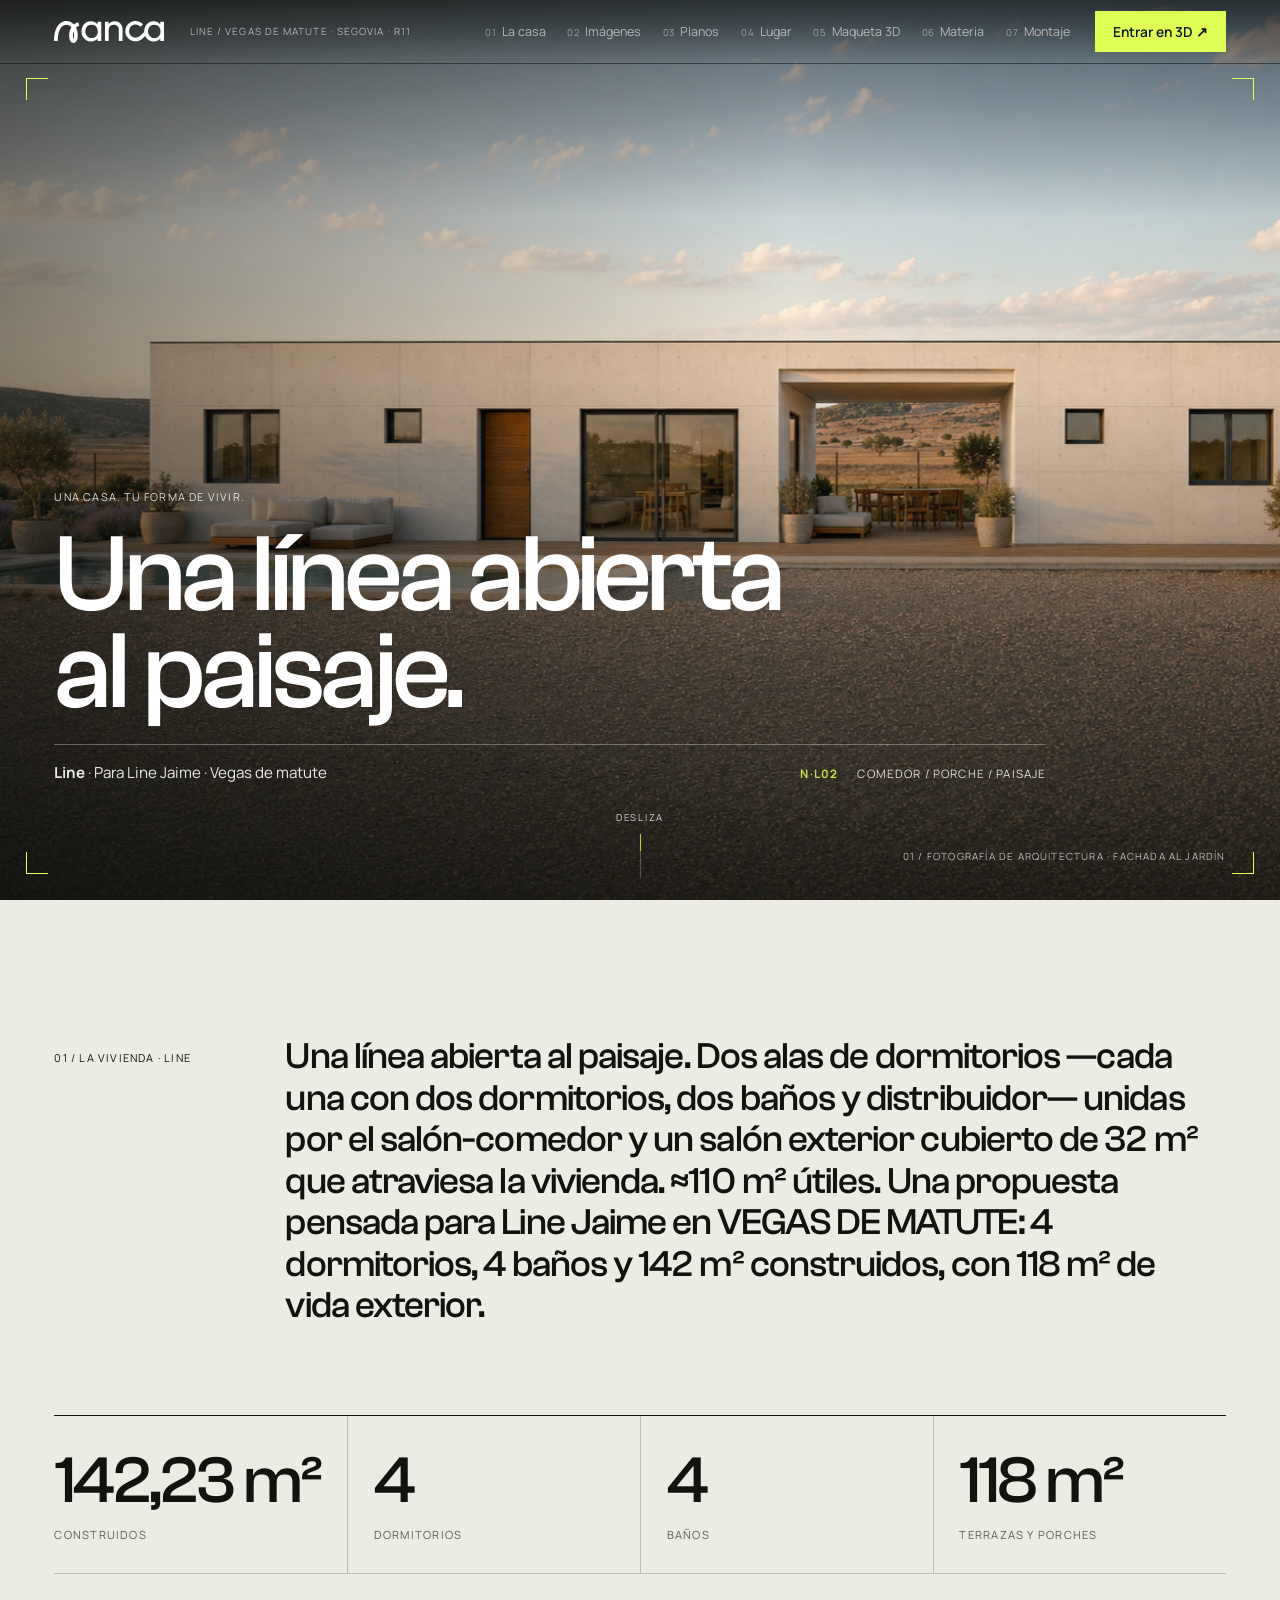
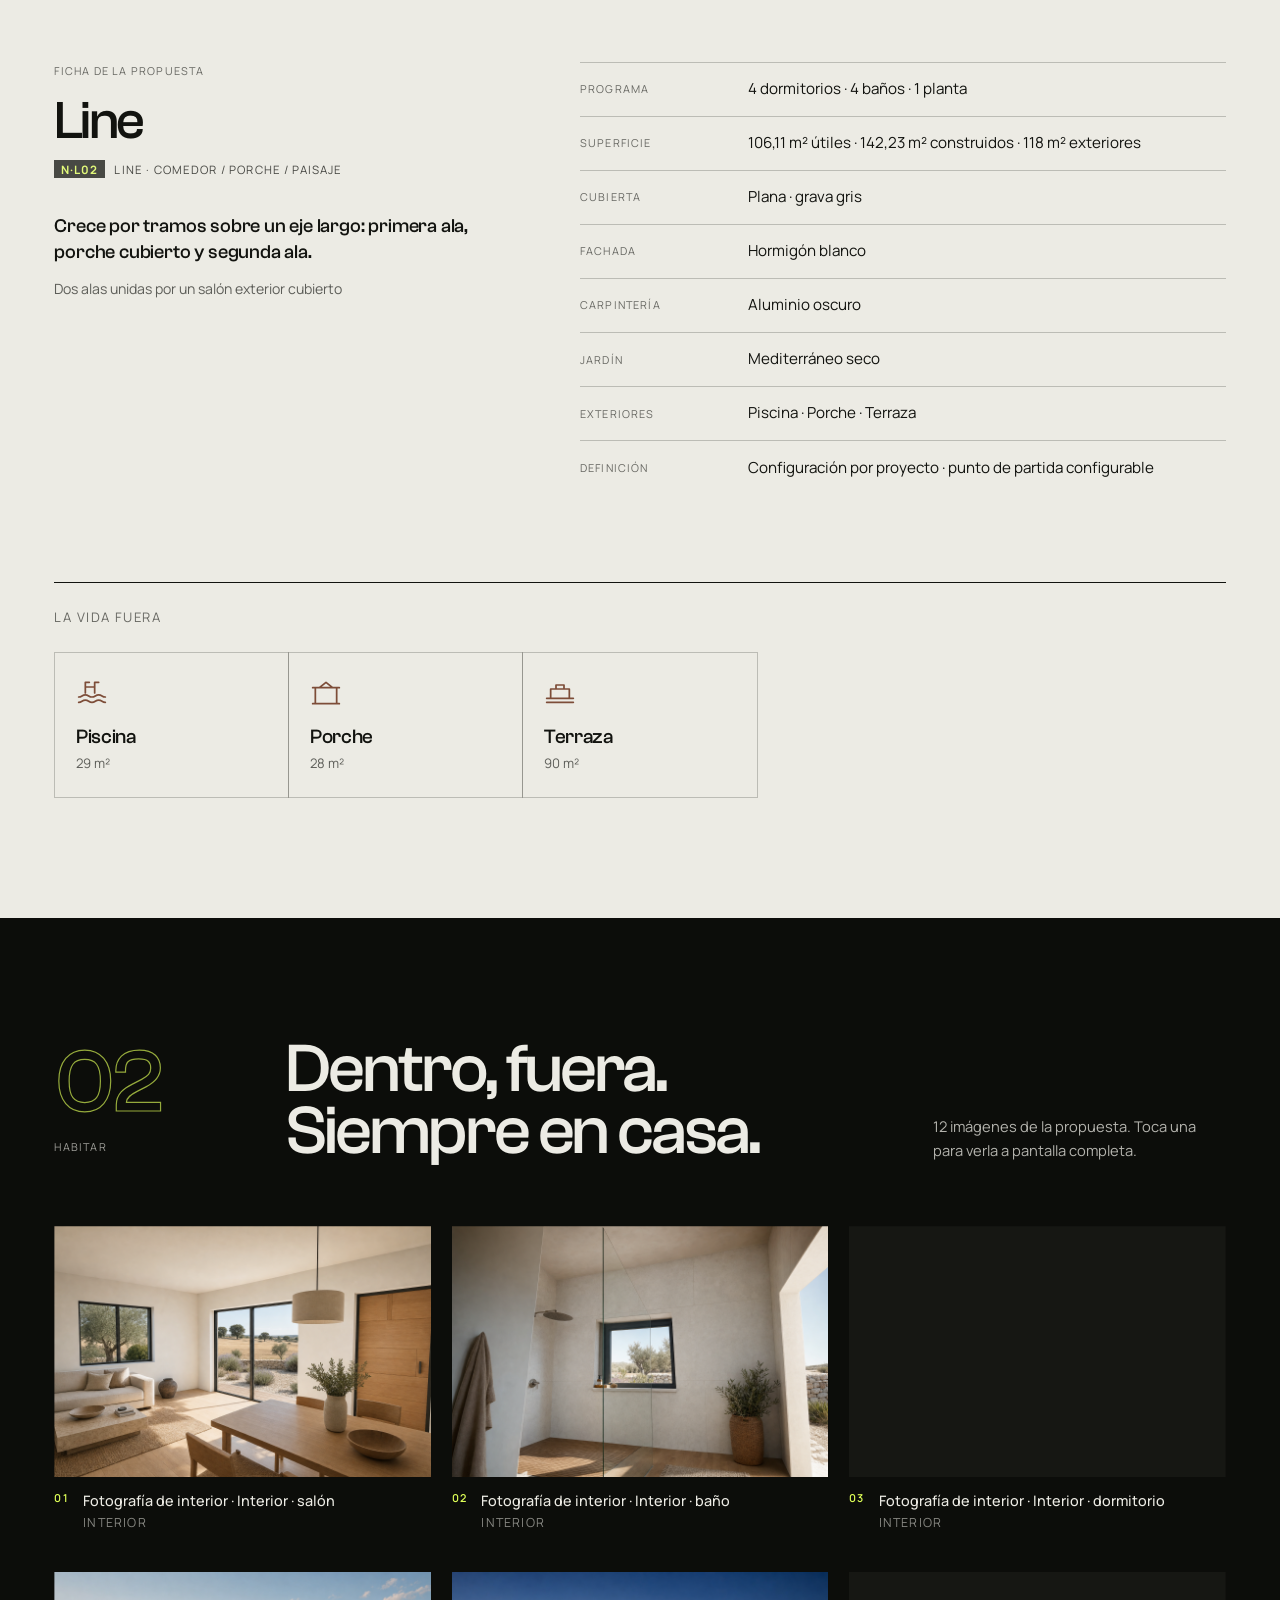
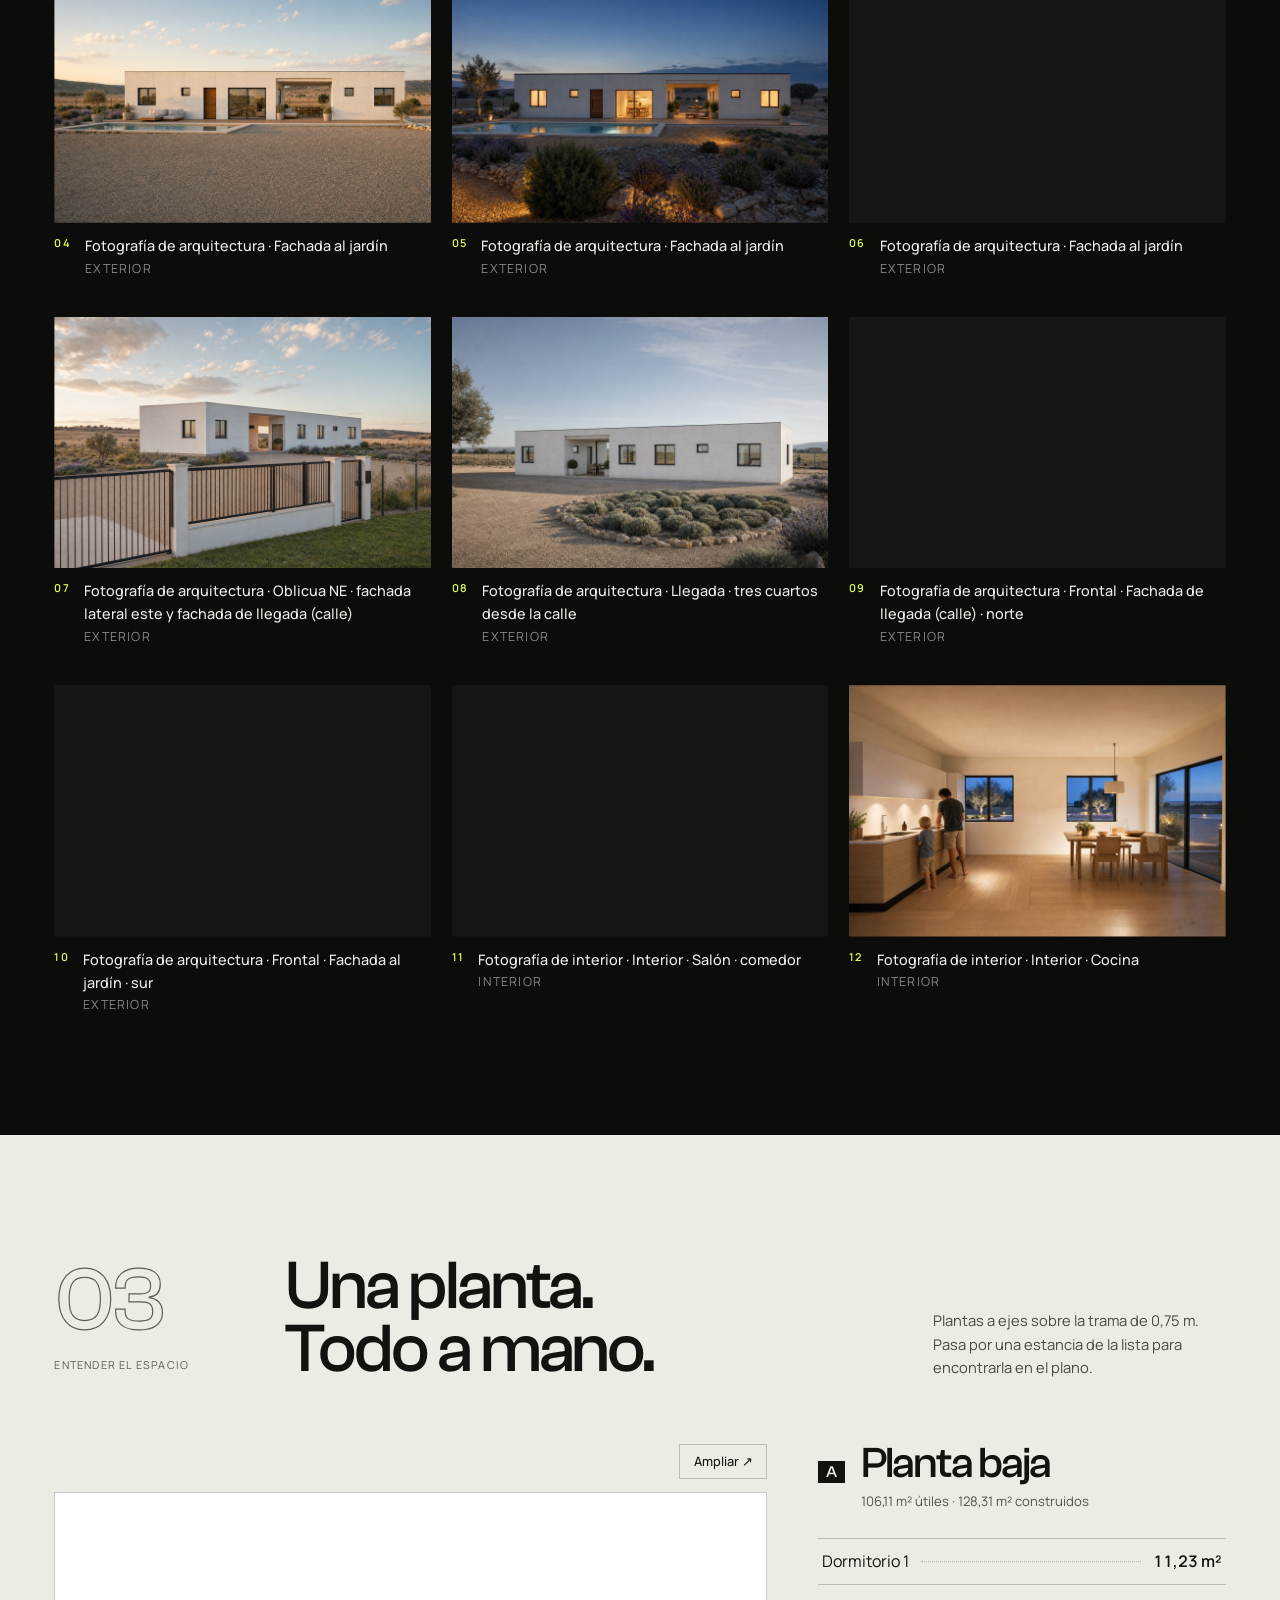
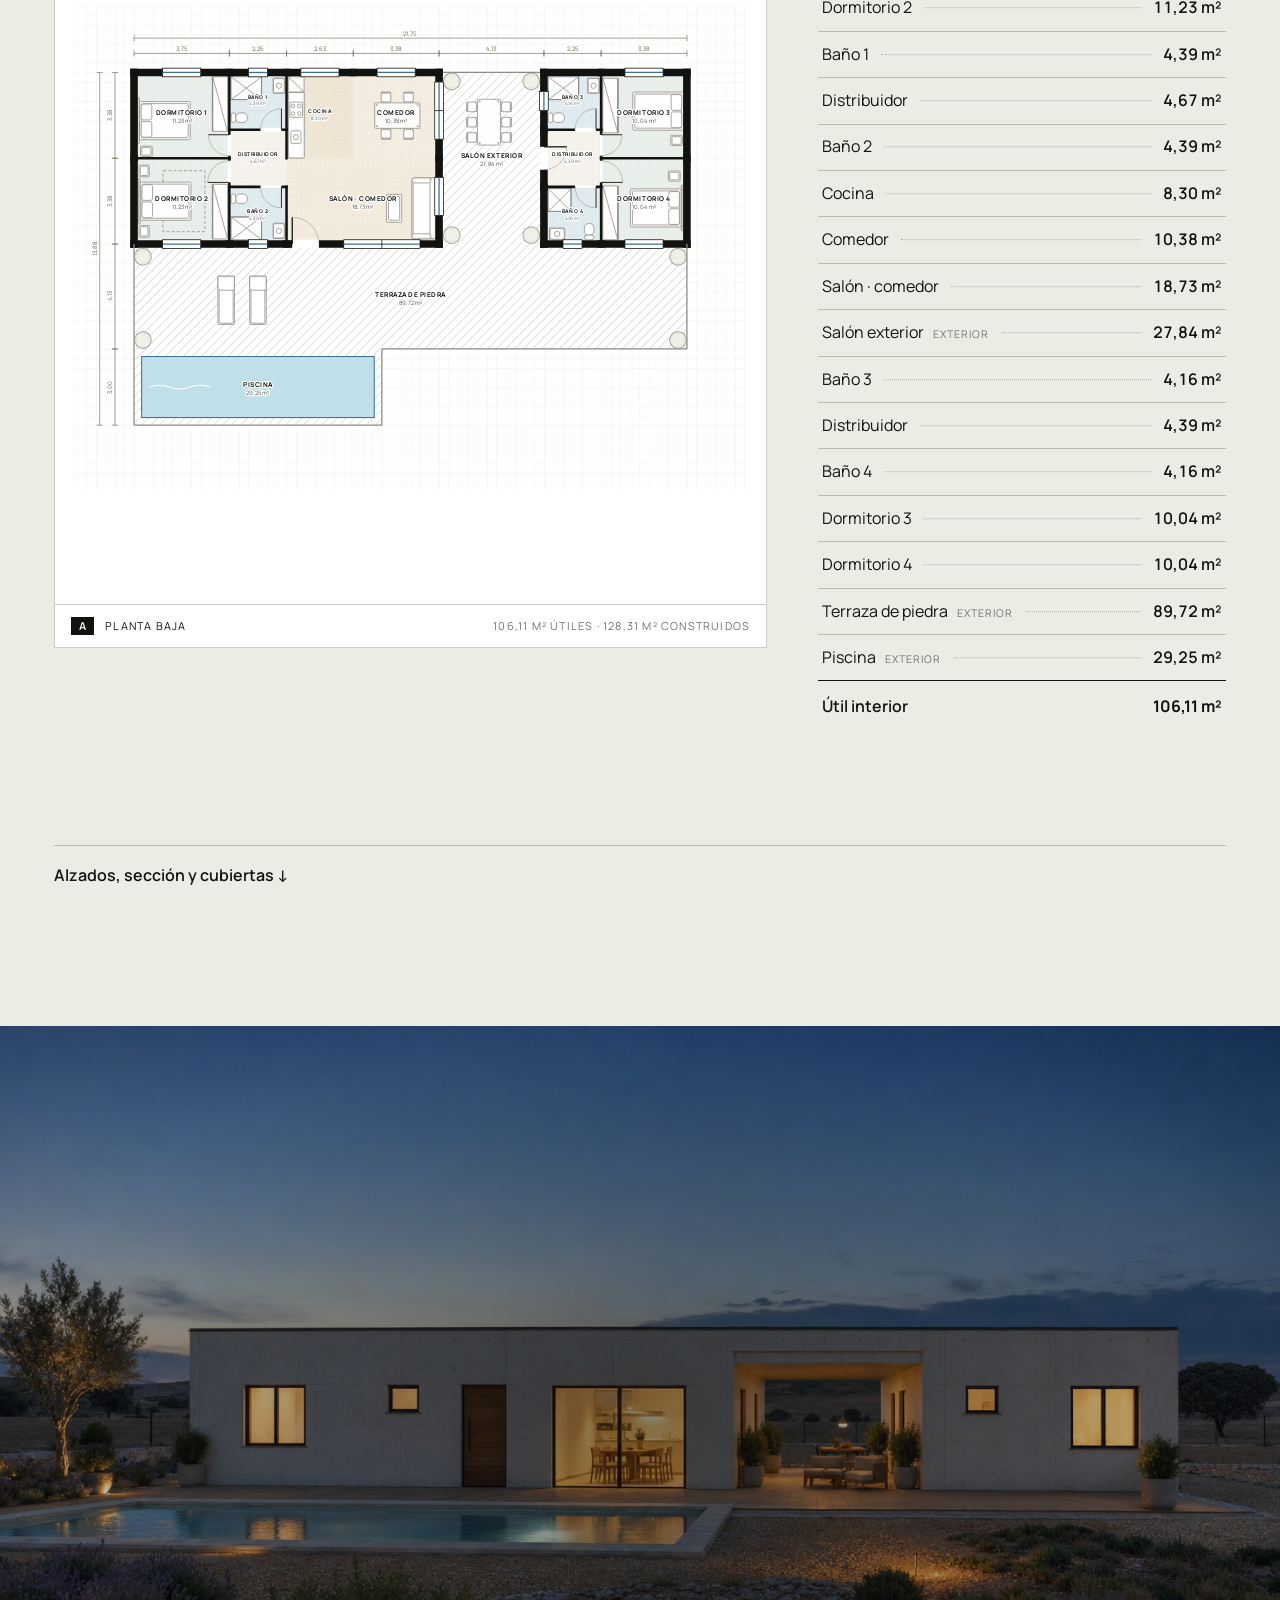
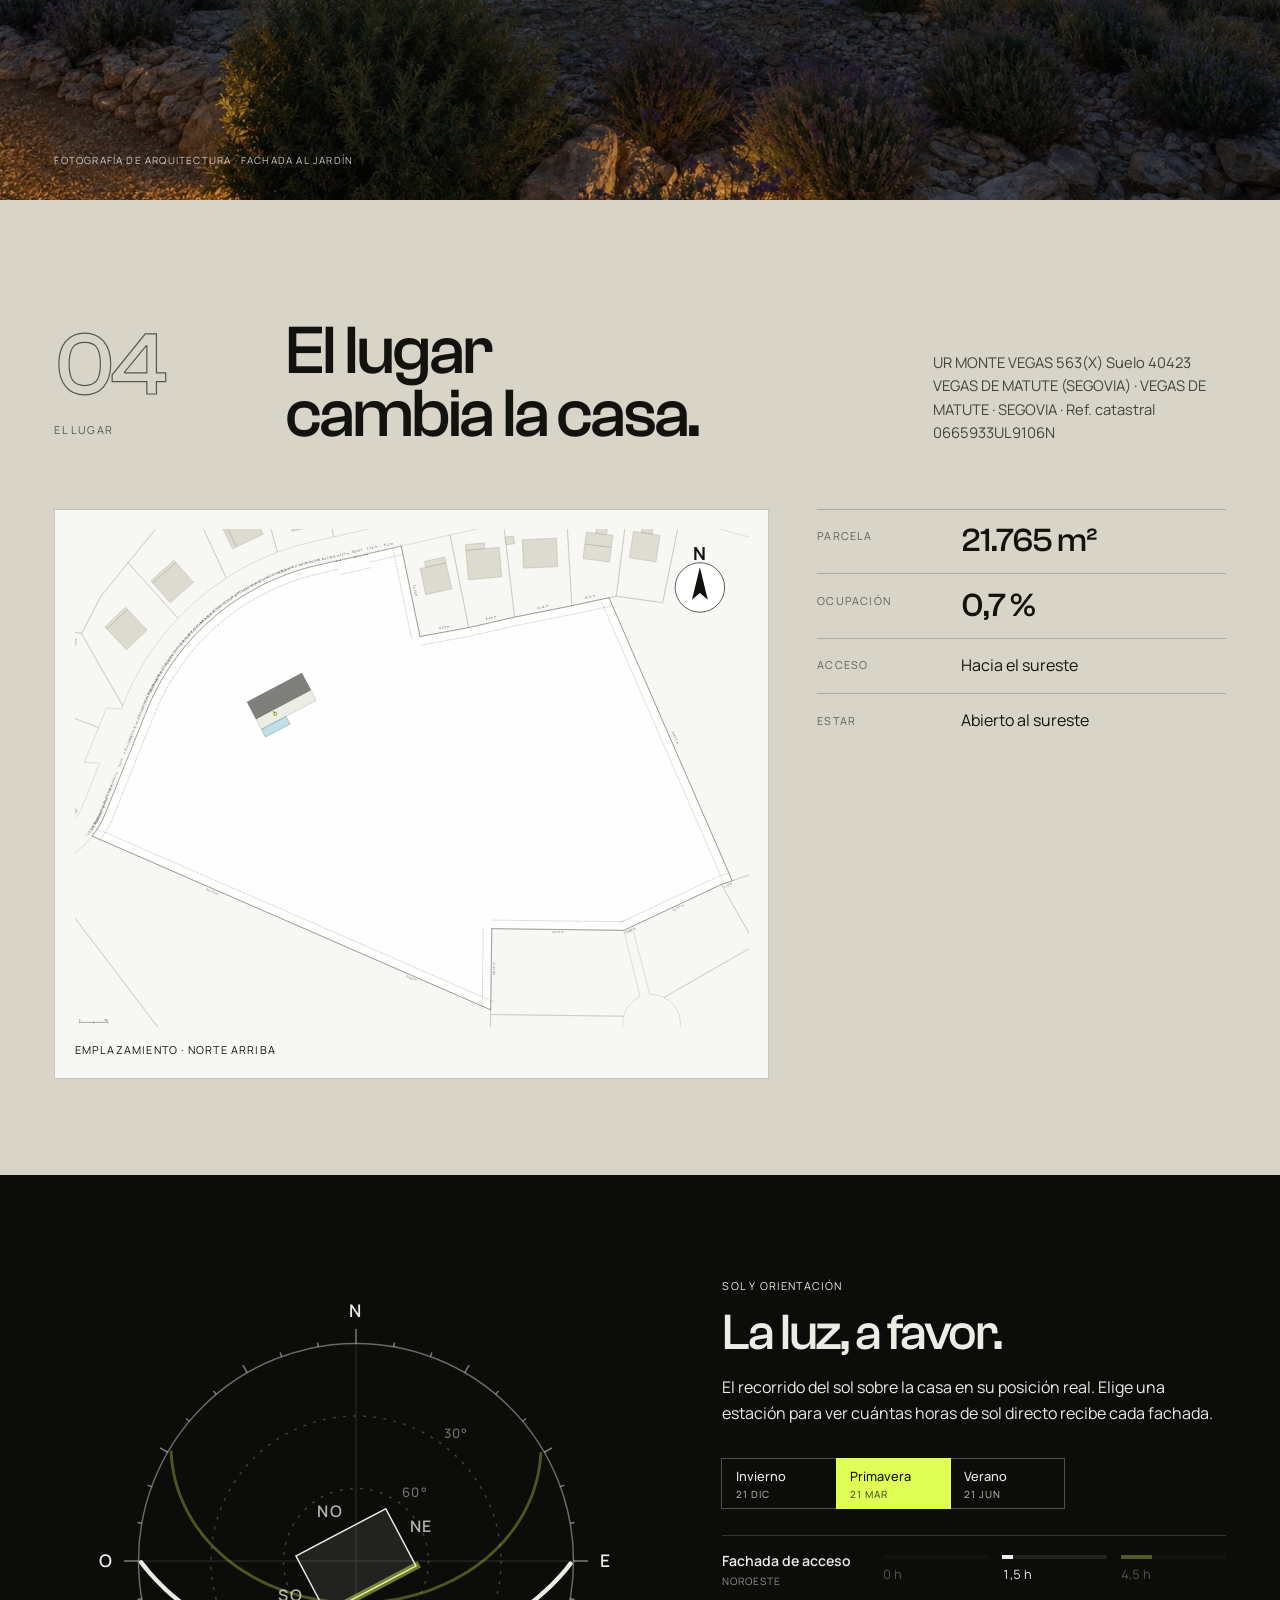
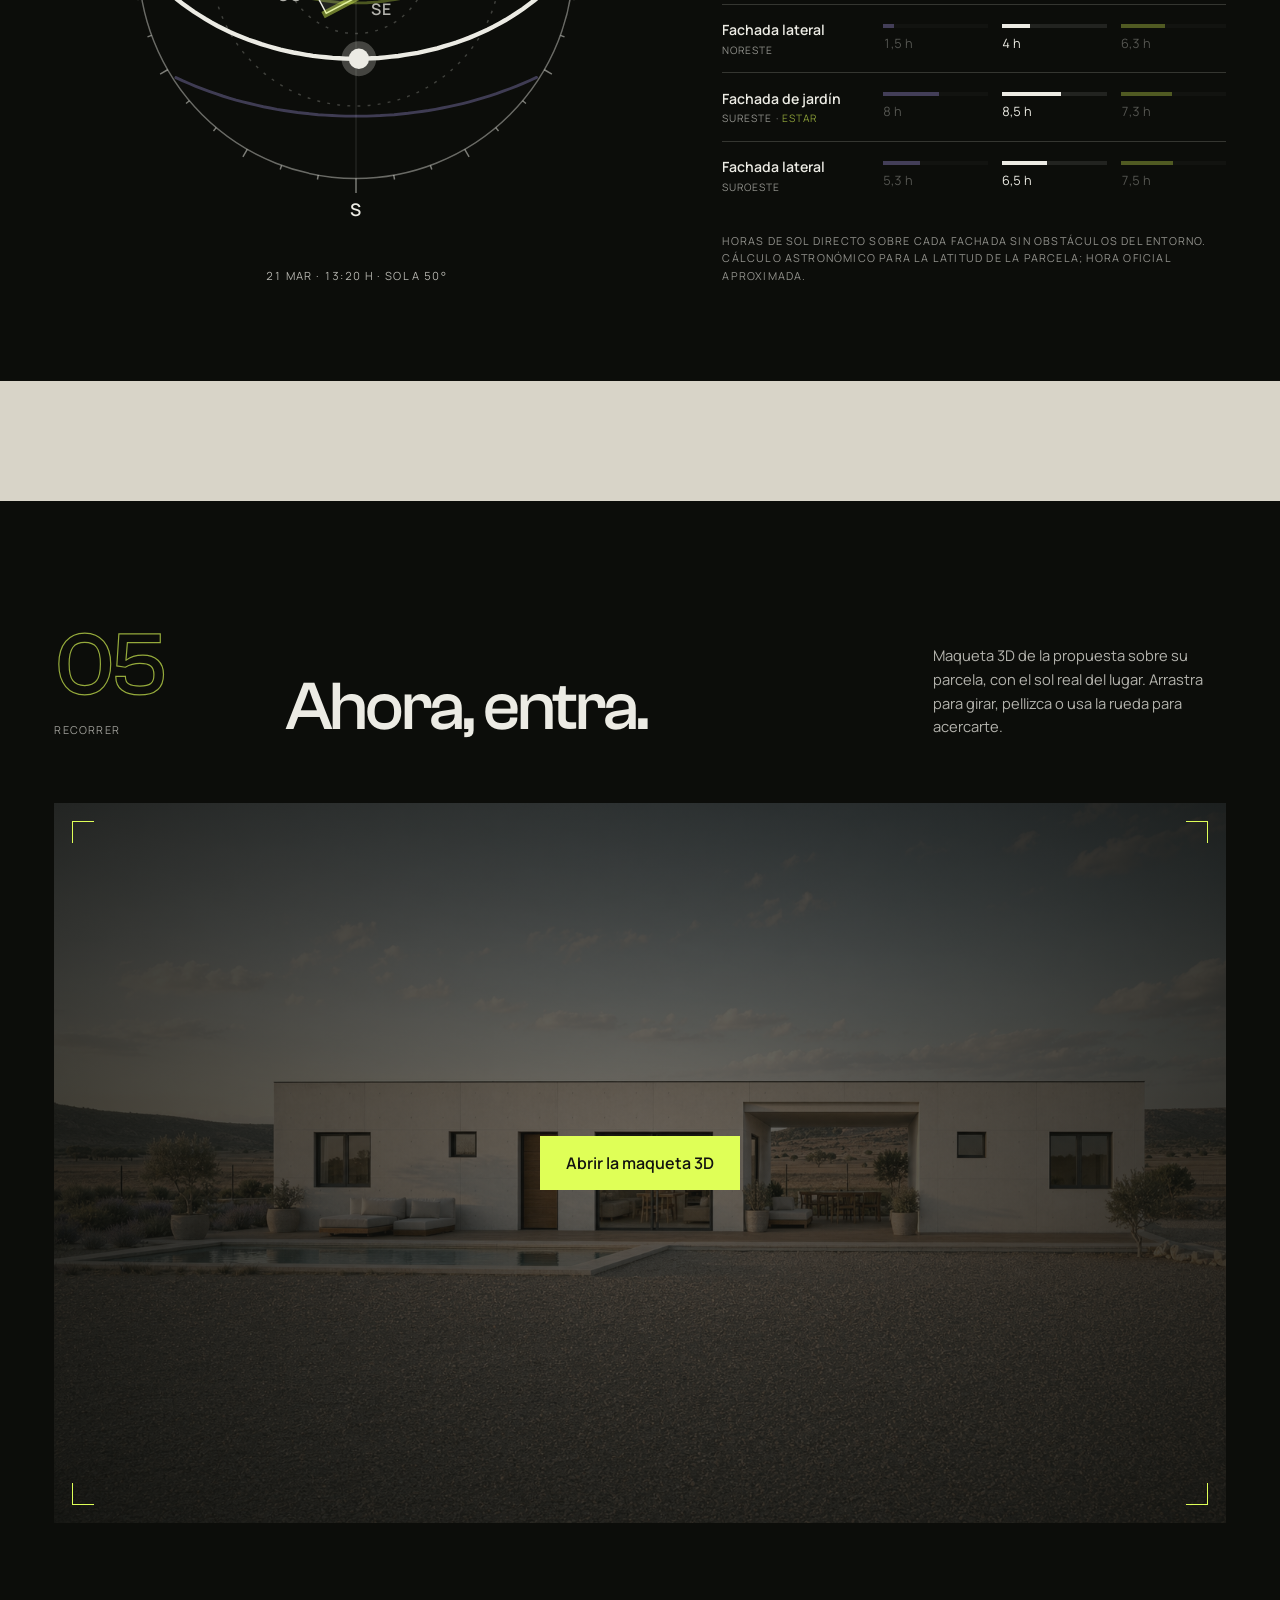
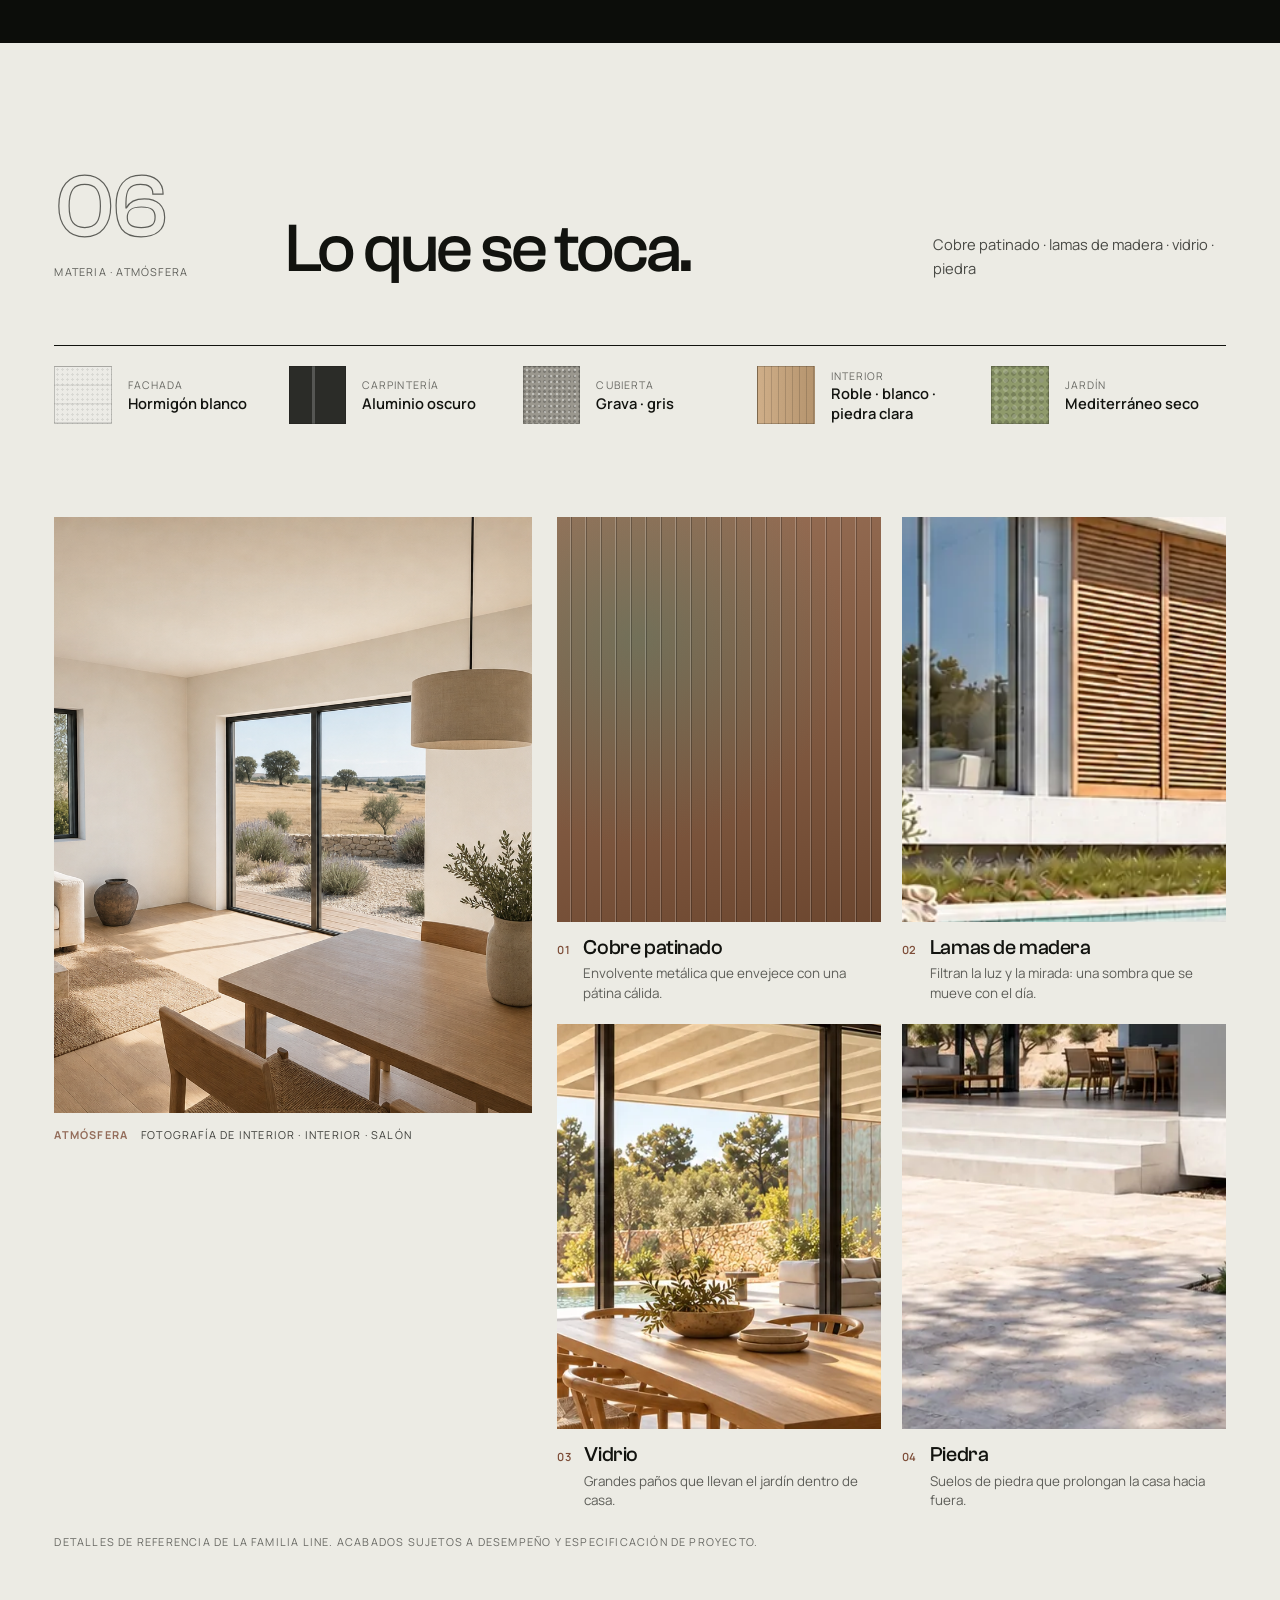
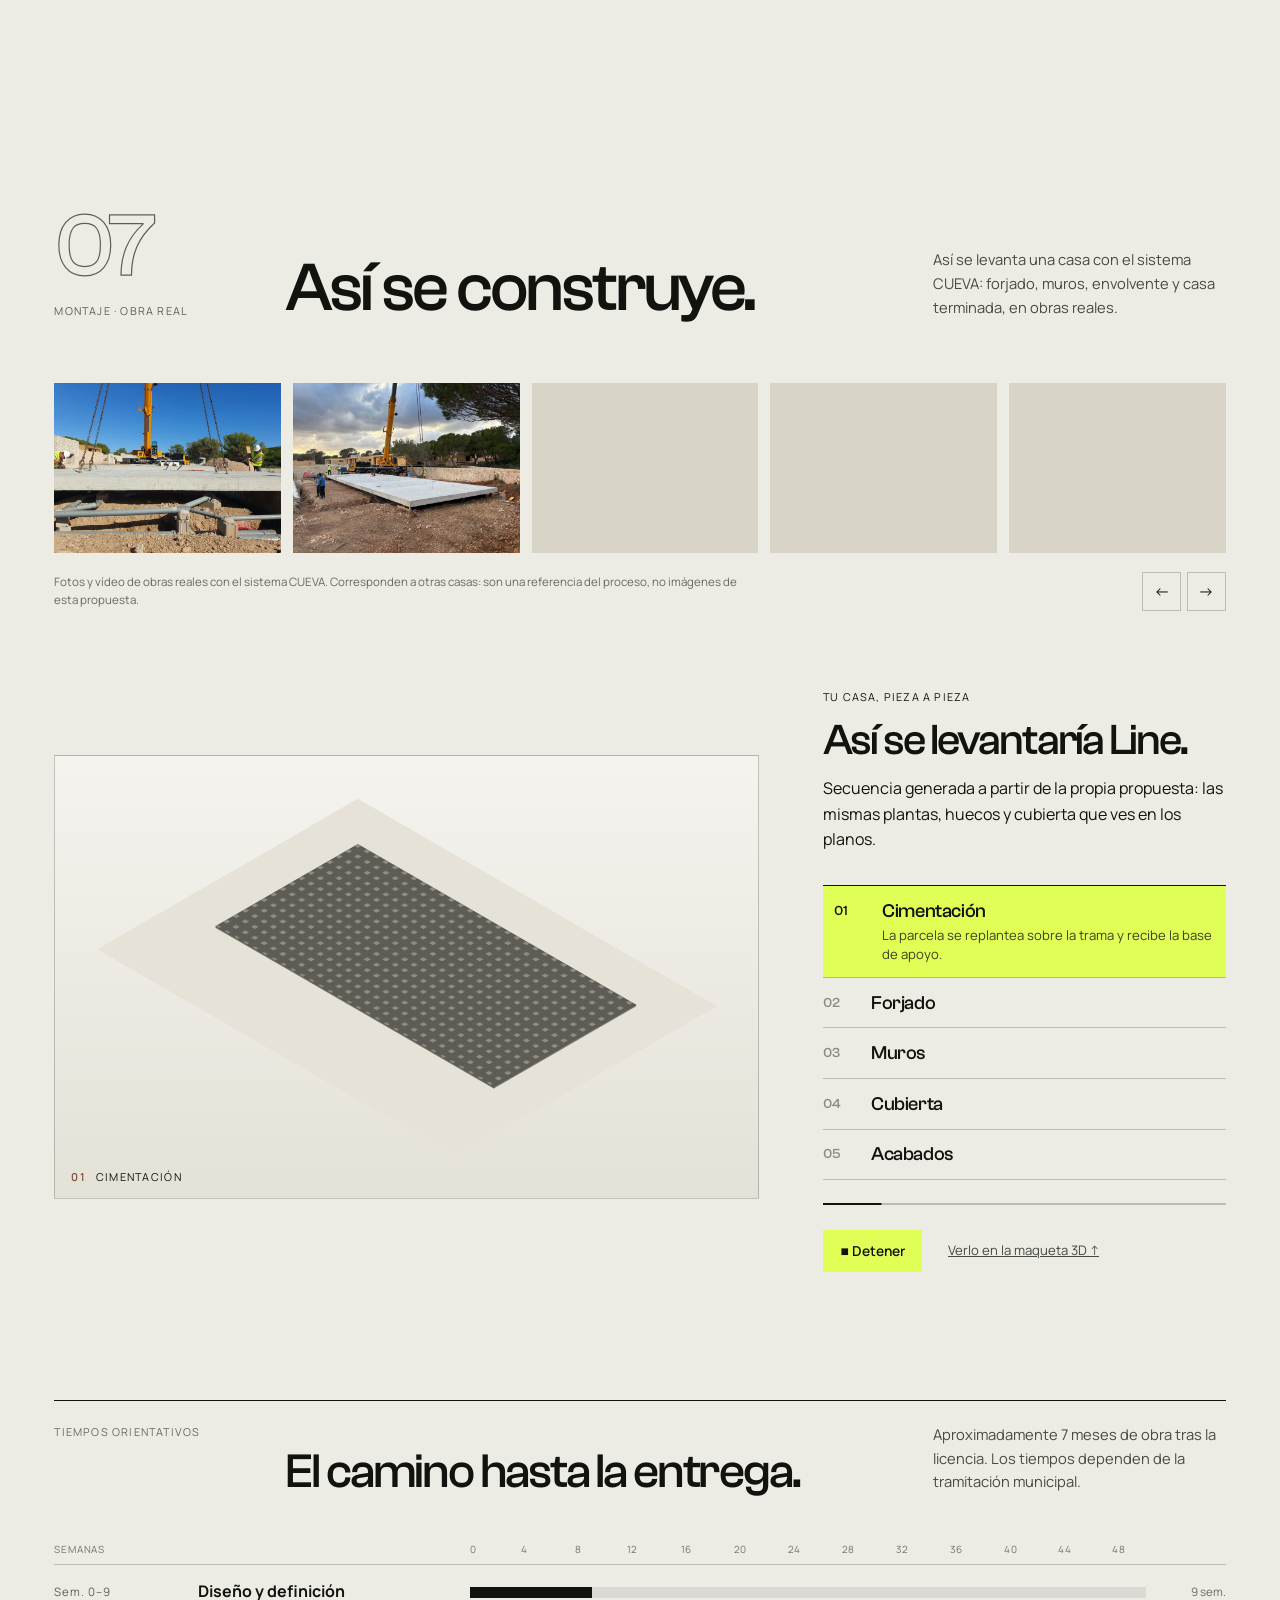
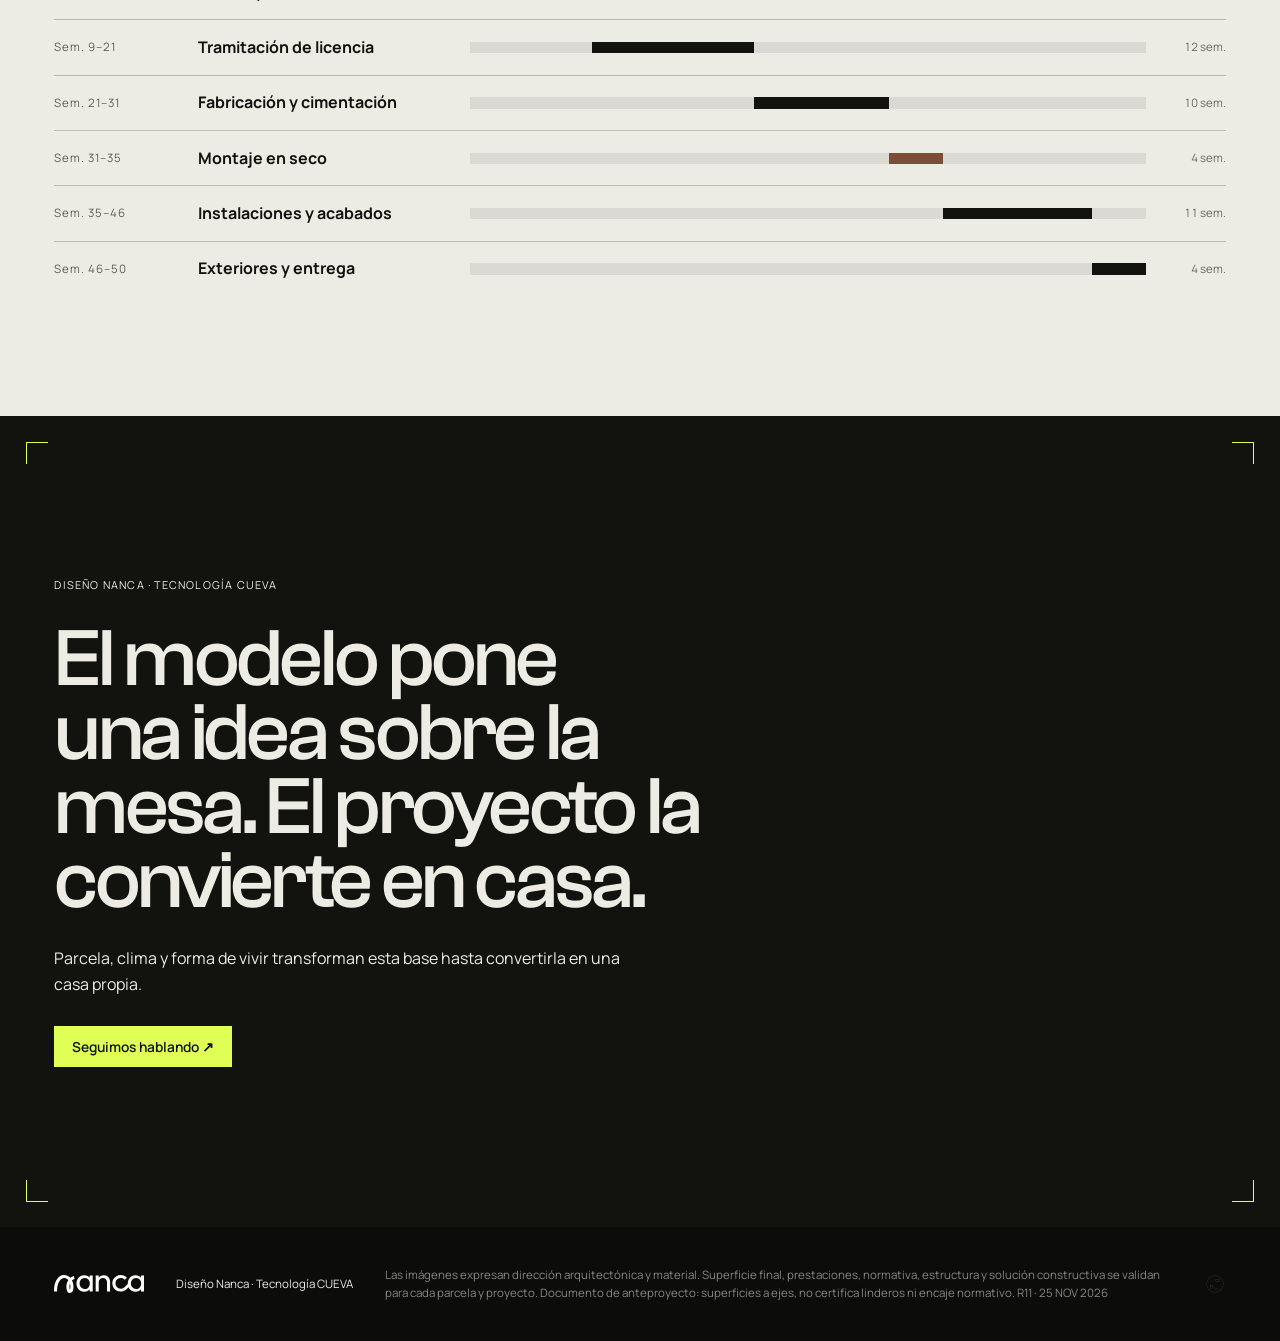
<file: index.html>
<!doctype html><html lang="es"><head><meta charset="utf-8"><meta name="viewport" content="width=device-width,initial-scale=1">
<title>Line · Line Jaime · Nanca</title><meta name="robots" content="noindex"><meta name="theme-color" content="#0c0d0a"><link rel="icon" href="assets/nanca-mark-lime.svg"><link rel="stylesheet" href="assets/sitio.css?v=11"><link rel="preload" href="assets/ClashGrotesk-Medium.otf" as="font" type="font/otf" crossorigin><script>document.documentElement.classList.add('js')</script></head>
<body class="cliente">
<a class="saltar" href="#casa">Saltar al contenido</a>
<div class="progreso" aria-hidden="true"><i></i></div>
<header class="barra"><a class="logo" href="#inicio" aria-label="Inicio"><img src="assets/nanca-white.svg" alt="nanca" width="88" height="22"></a><span class="sello">LINE / VEGAS DE MATUTE · SEGOVIA · R11</span>
<button type="button" class="indice-btn" aria-expanded="false" aria-controls="indice"><span class="cap-actual">Índice</span><i aria-hidden="true"></i></button>
<nav class="indice" id="indice" aria-label="Capítulos"><a href="#casa" data-cap-link="casa"><i>01</i>La casa</a><a href="#habitar" data-cap-link="habitar"><i>02</i>Imágenes</a><a href="#espacio" data-cap-link="espacio"><i>03</i>Planos</a><a href="#lugar" data-cap-link="lugar"><i>04</i>Lugar</a><a href="#recorrer" data-cap-link="recorrer"><i>05</i>Maqueta 3D</a><a href="#materia" data-cap-link="materia"><i>06</i>Materia</a><a href="#montaje" data-cap-link="montaje"><i>07</i>Montaje</a></nav><a href="#recorrer" class="cta"><span class="largo">Entrar en </span>3D ↗</a></header>

<main>
<section class="hero" id="inicio" style="--bg:#30241f;--fg:#ecebe4">
<div class="hero-media"><img src="img/render-mww0ay53.png" alt="Line · Fotografía de arquitectura · Fachada al jardín" fetchpriority="high" decoding="async"></div><div class="hero-velo"></div><span class="reg" aria-hidden="true"><i></i><i></i><i></i><i></i></span>
<div class="hero-txt"><span class="eyebrow">UNA CASA. TU FORMA DE VIVIR.</span><h1 class="partido"><span class="w"><span style="--i:0">Una</span></span> <span class="w"><span style="--i:1">línea</span></span> <span class="w"><span style="--i:2">abierta</span></span> <span class="w"><span style="--i:3">al</span></span> <span class="w"><span style="--i:4">paisaje.</span></span></h1>
<div class="hero-pie"><p><b>Line</b> · Para Line Jaime · Vegas de matute</p><div class="codigo"><b>N·L02</b><span>Comedor / porche / paisaje</span></div></div></div>
<p class="hero-leyenda">01 / FOTOGRAFÍA DE ARQUITECTURA · FACHADA AL JARDÍN</p>
<a class="bajar" href="#casa"><span>Desliza</span><i aria-hidden="true"></i></a></section>

<section class="sec intro" id="casa" data-cap><div class="intro-g"><span class="eyebrow rev">01 / LA VIVIENDA · LINE</span>
<p class="entrada rev">Una línea abierta al paisaje. Dos alas de dormitorios —cada una con dos dormitorios, dos baños y distribuidor— unidas por el salón-comedor y un salón exterior cubierto de 32 m² que atraviesa la vivienda. ≈110 m² útiles. Una propuesta pensada para Line Jaime en VEGAS DE MATUTE: 4 dormitorios, 4 baños y 142 m² construidos, con 118 m² de vida exterior.</p></div>
<div class="cifras"><div class="rev" style="--d:0"><b data-n="142.231" data-dec="2" data-suf=" m²">142,23 m²</b><span>Construidos</span></div><div class="rev" style="--d:1"><b data-n="4" data-dec="0" data-suf="">4</b><span>Dormitorios</span></div><div class="rev" style="--d:2"><b data-n="4" data-dec="0" data-suf="">4</b><span>Baños</span></div><div class="rev" style="--d:3"><b data-n="118" data-dec="0" data-suf=" m²">118 m²</b><span>Terrazas y porches</span></div></div>
<div class="ficha-g"><div class="rev ficha-cab"><span class="eyebrow">FICHA DE LA PROPUESTA</span><h2 class="ficha-t">Line</h2><p class="codigo-l"><b>N·L02</b> Line · Comedor / porche / paisaje</p><p class="ficha-l">Crece por tramos sobre un eje largo: primera ala, porche cubierto y segunda ala.</p><p class="ficha-c">Dos alas unidas por un salón exterior cubierto</p></div>
<div class="rev" style="--d:1"><dl class="ficha-dl"><div><dt>Programa</dt><dd>4 dormitorios · 4 baños · 1 planta</dd></div><div><dt>Superficie</dt><dd>106,11 m² útiles · 142,23 m² construidos · 118 m² exteriores</dd></div><div><dt>Cubierta</dt><dd>Plana · grava gris</dd></div><div><dt>Fachada</dt><dd>Hormigón blanco</dd></div><div><dt>Carpintería</dt><dd>Aluminio oscuro</dd></div><div><dt>Jardín</dt><dd>Mediterráneo seco</dd></div><div><dt>Exteriores</dt><dd>Piscina · Porche · Terraza</dd></div><div><dt>Definición</dt><dd>Configuración por proyecto · punto de partida configurable</dd></div></dl></div></div><div class="fuera rev"><span class="eyebrow">LA VIDA FUERA</span><ul><li><svg viewBox="0 0 24 24" aria-hidden="true"><path d="M2 15c2.5 0 2.5-1.6 5-1.6S9.5 15 12 15s2.5-1.6 5-1.6 2.5 1.6 5 1.6M2 19c2.5 0 2.5-1.6 5-1.6S9.5 19 12 19s2.5-1.6 5-1.6 2.5 1.6 5 1.6M7 12V4h3M14 12V4h3M7 7.5h7"/></svg><b>Piscina</b><span>29 m²</span></li><li><svg viewBox="0 0 24 24" aria-hidden="true"><path d="M2 8h20M4 8v12M20 8v12M2 20h20M7 8l5-4 5 4"/></svg><b>Porche</b><span>28 m²</span></li><li><svg viewBox="0 0 24 24" aria-hidden="true"><path d="M2 16h20M2 19h20M5 16V9h14v7M9 9V6h6v3"/></svg><b>Terraza</b><span>90 m²</span></li></ul></div></section>

<section class="sec oscura" id="habitar" data-cap><header class="cab rev"><span><b aria-hidden="true">02</b>HABITAR</span><h2>Dentro, fuera. Siempre en casa.</h2><p>12 imágenes de la propuesta. Toca una para verla a pantalla completa.</p></header>
<div class="galeria compacta"><figure class="rev" style="--d:0"><a class="zoom marco" href="img/render-mwtcl30l.png" data-grupo="galeria" data-titulo="Fotografía de interior · Interior · salón"><img src="img/render-mwtcl30l.png" alt="Fotografía de interior · Interior · salón" loading="lazy" decoding="async"></a>
<figcaption><b>01</b><span>Fotografía de interior · Interior · salón</span><i>Interior</i></figcaption></figure><figure class="rev" style="--d:1"><a class="zoom marco" href="img/render-mwtcmlnu.png" data-grupo="galeria" data-titulo="Fotografía de interior · Interior · baño"><img src="img/render-mwtcmlnu.png" alt="Fotografía de interior · Interior · baño" loading="lazy" decoding="async"></a>
<figcaption><b>02</b><span>Fotografía de interior · Interior · baño</span><i>Interior</i></figcaption></figure><figure class="rev" style="--d:2"><a class="zoom marco" href="img/render-mwvtvf5r.png" data-grupo="galeria" data-titulo="Fotografía de interior · Interior · dormitorio"><img src="img/render-mwvtvf5r.png" alt="Fotografía de interior · Interior · dormitorio" loading="lazy" decoding="async"></a>
<figcaption><b>03</b><span>Fotografía de interior · Interior · dormitorio</span><i>Interior</i></figcaption></figure><figure class="rev" style="--d:0"><a class="zoom marco" href="img/render-mww0ay53.png" data-grupo="galeria" data-titulo="Fotografía de arquitectura · Fachada al jardín"><img src="img/render-mww0ay53.png" alt="Fotografía de arquitectura · Fachada al jardín" loading="lazy" decoding="async"></a>
<figcaption><b>04</b><span>Fotografía de arquitectura · Fachada al jardín</span><i>Exterior</i></figcaption></figure><figure class="rev" style="--d:1"><a class="zoom marco" href="img/render-mww0b7bn.png" data-grupo="galeria" data-titulo="Fotografía de arquitectura · Fachada al jardín"><img src="img/render-mww0b7bn.png" alt="Fotografía de arquitectura · Fachada al jardín" loading="lazy" decoding="async"></a>
<figcaption><b>05</b><span>Fotografía de arquitectura · Fachada al jardín</span><i>Exterior</i></figcaption></figure><figure class="rev" style="--d:2"><a class="zoom marco" href="img/jardin-mww4w4lb.png" data-grupo="galeria" data-titulo="Fotografía de arquitectura · Fachada al jardín"><img src="img/jardin-mww4w4lb.png" alt="Fotografía de arquitectura · Fachada al jardín" loading="lazy" decoding="async"></a>
<figcaption><b>06</b><span>Fotografía de arquitectura · Fachada al jardín</span><i>Exterior</i></figcaption></figure><figure class="rev" style="--d:0"><a class="zoom marco" href="img/oblicua_NE-mww53f95.png" data-grupo="galeria" data-titulo="Fotografía de arquitectura · Oblicua NE · fachada lateral este y fachada de llegada (calle)"><img src="img/oblicua_NE-mww53f95.png" alt="Fotografía de arquitectura · Oblicua NE · fachada lateral este y fachada de llegada (calle)" loading="lazy" decoding="async"></a>
<figcaption><b>07</b><span>Fotografía de arquitectura · Oblicua NE · fachada lateral este y fachada de llegada (calle)</span><i>Exterior</i></figcaption></figure><figure class="rev" style="--d:1"><a class="zoom marco" href="img/llegada-mww56r31.png" data-grupo="galeria" data-titulo="Fotografía de arquitectura · Llegada · tres cuartos desde la calle"><img src="img/llegada-mww56r31.png" alt="Fotografía de arquitectura · Llegada · tres cuartos desde la calle" loading="lazy" decoding="async"></a>
<figcaption><b>08</b><span>Fotografía de arquitectura · Llegada · tres cuartos desde la calle</span><i>Exterior</i></figcaption></figure><figure class="rev" style="--d:2"><a class="zoom marco" href="img/fachada_N-mww56vv4.png" data-grupo="galeria" data-titulo="Fotografía de arquitectura · Frontal · Fachada de llegada (calle) · norte"><img src="img/fachada_N-mww56vv4.png" alt="Fotografía de arquitectura · Frontal · Fachada de llegada (calle) · norte" loading="lazy" decoding="async"></a>
<figcaption><b>09</b><span>Fotografía de arquitectura · Frontal · Fachada de llegada (calle) · norte</span><i>Exterior</i></figcaption></figure><figure class="rev" style="--d:0"><a class="zoom marco" href="img/fachada_S-mww59xun.png" data-grupo="galeria" data-titulo="Fotografía de arquitectura · Frontal · Fachada al jardín · sur"><img src="img/fachada_S-mww59xun.png" alt="Fotografía de arquitectura · Frontal · Fachada al jardín · sur" loading="lazy" decoding="async"></a>
<figcaption><b>10</b><span>Fotografía de arquitectura · Frontal · Fachada al jardín · sur</span><i>Exterior</i></figcaption></figure><figure class="rev" style="--d:1"><a class="zoom marco" href="img/interior-nancaline_0_7-mww5cqgy.png" data-grupo="galeria" data-titulo="Fotografía de interior · Interior · Salón · comedor"><img src="img/interior-nancaline_0_7-mww5cqgy.png" alt="Fotografía de interior · Interior · Salón · comedor" loading="lazy" decoding="async"></a>
<figcaption><b>11</b><span>Fotografía de interior · Interior · Salón · comedor</span><i>Interior</i></figcaption></figure><figure class="rev" style="--d:2"><a class="zoom marco" href="img/interior-nancaline_0_5-mww6n4e7.png" data-grupo="galeria" data-titulo="Fotografía de interior · Interior · Cocina"><img src="img/interior-nancaline_0_5-mww6n4e7.png" alt="Fotografía de interior · Interior · Cocina" loading="lazy" decoding="async"></a>
<figcaption><b>12</b><span>Fotografía de interior · Interior · Cocina</span><i>Interior</i></figcaption></figure></div>
</section>

<section class="sec planos-cap" id="espacio" data-cap><header class="cab rev"><span><b aria-hidden="true">03</b>ENTENDER EL ESPACIO</span><h2>Una planta. Todo a mano.</h2><p>Plantas a ejes sobre la trama de 0,75 m. Pasa por una estancia de la lista para encontrarla en el plano.</p></header>
<div class="recorrido"><div class="fijo"><div class="fijo-top"><button type="button" class="ampliar" data-ampliar>Ampliar ↗</button></div><div class="lamina"><figure class="plano-v activa" data-planta="0" data-grupo="planos" data-titulo="Planta baja · 106,11 m² útiles"><div class="lienzo"><svg xmlns="http://www.w3.org/2000/svg" viewBox="-2.4 -2.4 26.55 18.675" width="1274" height="896" font-family="Manrope, 'Segoe UI', Arial, sans-serif">
<defs><pattern id="ryp0" width="0.25" height="0.25" patternUnits="userSpaceOnUse" patternTransform="rotate(45)"><path d="M0 0V.25" stroke="#b9b7ad" stroke-width=".035"/></pattern>
<pattern id="grp0" width="0.375" height="0.375" patternUnits="userSpaceOnUse"><path d="M0.375 0H0V0.375" fill="none" stroke="#e7e6df" stroke-width=".02"/></pattern></defs>
<rect x="-2.4" y="-2.4" width="26.55" height="18.675" fill="#fff"/>
<rect x="-2.625" y="-2.625" width="26.925" height="19.05" fill="url(#grp0)"/>
<rect x="0" y="0" width="3.75" height="3.375" fill="#D7E2D9" fill-opacity="0.55"/>
<rect x="0" y="3.375" width="3.75" height="3.375" fill="#D7E2D9" fill-opacity="0.55"/>
<rect x="3.75" y="0" width="2.25" height="2.25" fill="#C9DDE6" fill-opacity="0.55"/>
<rect x="3.75" y="2.25" width="2.25" height="2.25" fill="#EFEADF" fill-opacity="0.55"/>
<rect x="3.75" y="4.5" width="2.25" height="2.25" fill="#C9DDE6" fill-opacity="0.55"/>
<rect x="6" y="0" width="2.625" height="3.375" fill="#E3D2B5" fill-opacity="0.55"/>
<rect x="8.625" y="0" width="3.375" height="3.375" fill="#EADFCB" fill-opacity="0.55"/>
<rect x="6" y="3.375" width="6" height="3.375" fill="#E9DCC3" fill-opacity="0.55"/>
<rect x="12" y="0" width="4.125" height="6.75" fill="#fff"/><rect x="12" y="0" width="4.125" height="6.75" fill="url(#ryp0)"/>
<rect x="16.125" y="0" width="2.25" height="2.25" fill="#C9DDE6" fill-opacity="0.55"/>
<rect x="16.125" y="2.25" width="2.25" height="2.25" fill="#EFEADF" fill-opacity="0.55"/>
<rect x="16.125" y="4.5" width="2.25" height="2.25" fill="#C9DDE6" fill-opacity="0.55"/>
<rect x="18.375" y="0" width="3.375" height="3.375" fill="#D7E2D9" fill-opacity="0.55"/>
<rect x="18.375" y="3.375" width="3.375" height="3.375" fill="#D7E2D9" fill-opacity="0.55"/>
<rect x="0" y="6.75" width="21.75" height="4.125" fill="#fff"/><rect x="0" y="6.75" width="21.75" height="4.125" fill="url(#ryp0)"/>
<rect x="0" y="10.875" width="9.75" height="3" fill="#fff"/><rect x="0" y="10.875" width="9.75" height="3" fill="url(#ryp0)"/>
<g fill="#fff" fill-opacity=".85" stroke="#8d8c84" stroke-width=".03">
<rect x="1.14" y="3.863" width="1.65" height="2.4" rx="0.02" fill="none" stroke-dasharray=".12 .08"/><rect x="0.255" y="2.9" width="0.46" height="0.4" rx="0.03" /><rect x="0.305" y="2.95" width="0.36" height="0.3" rx="0.03" /><rect x="3.094" y="0.17" width="0.586" height="2.15" rx="0.02" /><path d="M3.094 0.17L3.68 2.32"/><rect x="3.082" y="0.173" width="0.012" height="0.532" rx="0.02" /><path d="M3.082 0.173L3.094 0.705"/><rect x="3.082" y="0.711" width="0.012" height="0.532" rx="0.02" /><path d="M3.082 0.711L3.094 1.243"/><rect x="3.082" y="1.248" width="0.012" height="0.531" rx="0.02" /><path d="M3.082 1.248L3.094 1.779"/><rect x="3.082" y="1.785" width="0.012" height="0.532" rx="0.02" /><path d="M3.082 1.785L3.094 2.317"/><rect x="0.2" y="3.643" width="0.4" height="0.46" rx="0.03" /><rect x="0.25" y="3.693" width="0.3" height="0.36" rx="0.03" /><rect x="0.2" y="6.023" width="0.4" height="0.46" rx="0.03" /><rect x="0.25" y="6.073" width="0.3" height="0.36" rx="0.03" /><rect x="3.094" y="4.4" width="0.586" height="2.15" rx="0.02" /><path d="M3.094 4.4L3.68 6.55"/><rect x="3.082" y="4.403" width="0.012" height="0.531" rx="0.02" /><path d="M3.082 4.403L3.094 4.934"/><rect x="3.082" y="4.941" width="0.012" height="0.532" rx="0.02" /><path d="M3.082 4.941L3.094 5.473"/><rect x="3.082" y="5.478" width="0.012" height="0.532" rx="0.02" /><path d="M3.082 5.478L3.094 6.01"/><rect x="3.082" y="6.016" width="0.012" height="0.532" rx="0.02" /><path d="M3.082 6.016L3.094 6.548"/><rect x="3.82" y="0.17" width="1.2" height="0.9" rx="0.03" /><path d="M3.82 0.17L5.02 1.07"/><path d="M5.02 0.17L3.82 1.07"/><rect x="3.82" y="1.06" width="0.744" height="0.01" rx="0" fill="#cfdfe6"/><rect x="5.01" y="0.17" width="0.01" height="0.9" rx="0" fill="#cfdfe6"/><rect x="5.47" y="0.22" width="0.46" height="0.6" rx="0.02" /><rect x="5.49" y="0.24" width="0.42" height="0.56" rx="0.06" /><circle cx="5.7" cy="0.52" r="0.105" /><rect x="4" y="1.59" width="0.46" height="0.38" rx="0.1727272727272727" /><rect x="3.82" y="1.59" width="0.18" height="0.38" rx="0.0818181818181818" /><rect x="3.82" y="5.68" width="1.2" height="0.9" rx="0.03" /><path d="M3.82 5.68L5.02 6.58"/><path d="M5.02 5.68L3.82 6.58"/><rect x="3.82" y="5.68" width="0.744" height="0.01" rx="0" fill="#cfdfe6"/><rect x="5.01" y="5.68" width="0.01" height="0.9" rx="0" fill="#cfdfe6"/><rect x="5.47" y="5.93" width="0.46" height="0.6" rx="0.02" /><rect x="5.49" y="5.95" width="0.42" height="0.56" rx="0.06" /><circle cx="5.7" cy="6.23" r="0.105" /><rect x="4" y="4.78" width="0.46" height="0.38" rx="0.1727272727272727" /><rect x="3.82" y="4.78" width="0.18" height="0.38" rx="0.0818181818181818" /><rect x="6.07" y="0.17" width="0.62" height="0.6" rx="0.02" /><path d="M6.07 0.17L6.69 0.77"/><rect x="6.07" y="0.79" width="0.6" height="2.565" rx="0.02" /><path d="M6.07 0.79L6.67 3.355"/><rect x="6.07" y="0.79" width="0.63" height="2.575" rx="0.02" /><rect x="6.17" y="2.291" width="0.4" height="0.5" rx="0.06" /><circle cx="6.37" cy="2.541" r="0.1" /><rect x="6.13" y="1.165" width="0.5" height="0.6" rx="0.02" /><circle cx="6.255" cy="1.315" r="0.071" /><circle cx="6.505" cy="1.315" r="0.071" /><circle cx="6.255" cy="1.615" r="0.071" /><circle cx="6.505" cy="1.615" r="0.071" /><rect x="9.469" y="1.198" width="1.775" height="1" rx="0.03" /><rect x="9.529" y="1.258" width="0.05" height="0.05" rx="0.03" /><rect x="11.134" y="1.258" width="0.05" height="0.05" rx="0.03" /><rect x="9.529" y="2.088" width="0.05" height="0.05" rx="0.03" /><rect x="11.134" y="2.088" width="0.05" height="0.05" rx="0.03" /><rect x="9.723" y="0.778" width="0.38" height="0.38" rx="0.06" /><rect x="9.733" y="0.788" width="0.03" height="0.03" rx="0.06" /><rect x="10.063" y="0.788" width="0.03" height="0.03" rx="0.06" /><rect x="9.733" y="1.118" width="0.03" height="0.03" rx="0.06" /><rect x="10.063" y="1.118" width="0.03" height="0.03" rx="0.06" /><rect x="9.723" y="0.778" width="0.38" height="0.035" rx="0.06" /><rect x="9.723" y="2.238" width="0.38" height="0.38" rx="0.06" /><rect x="9.733" y="2.248" width="0.03" height="0.03" rx="0.06" /><rect x="10.063" y="2.248" width="0.03" height="0.03" rx="0.06" /><rect x="9.733" y="2.578" width="0.03" height="0.03" rx="0.06" /><rect x="10.063" y="2.578" width="0.03" height="0.03" rx="0.06" /><rect x="9.723" y="2.583" width="0.38" height="0.035" rx="0.06" /><rect x="10.61" y="0.778" width="0.38" height="0.38" rx="0.06" /><rect x="10.62" y="0.788" width="0.03" height="0.03" rx="0.06" /><rect x="10.95" y="0.788" width="0.03" height="0.03" rx="0.06" /><rect x="10.62" y="1.118" width="0.03" height="0.03" rx="0.06" /><rect x="10.95" y="1.118" width="0.03" height="0.03" rx="0.06" /><rect x="10.61" y="0.778" width="0.38" height="0.035" rx="0.06" /><rect x="10.61" y="2.238" width="0.38" height="0.38" rx="0.06" /><rect x="10.62" y="2.248" width="0.03" height="0.03" rx="0.06" /><rect x="10.95" y="2.248" width="0.03" height="0.03" rx="0.06" /><rect x="10.62" y="2.578" width="0.03" height="0.03" rx="0.06" /><rect x="10.95" y="2.578" width="0.03" height="0.03" rx="0.06" /><rect x="10.61" y="2.583" width="0.38" height="0.035" rx="0.06" /><rect x="10.93" y="4.145" width="0.95" height="2.4" rx="0.1" /><rect x="10.98" y="4.195" width="0.85" height="2.3" rx="0.1" /><rect x="11.64" y="4.145" width="0.24" height="2.4" rx="0.1" /><rect x="10.93" y="4.145" width="0.75" height="0.2" rx="0.1" /><rect x="10.93" y="6.345" width="0.75" height="0.2" rx="0.1" /><rect x="9.93" y="4.795" width="0.6" height="1.1" rx="0.03" /><rect x="10.01" y="4.875" width="0.44" height="0.94" rx="0.03" /><rect x="13.515" y="1.055" width="0.9" height="1.8" rx="0.03" /><rect x="14.305" y="1.115" width="0.05" height="0.05" rx="0.03" /><rect x="14.305" y="2.745" width="0.05" height="0.05" rx="0.03" /><rect x="13.575" y="1.115" width="0.05" height="0.05" rx="0.03" /><rect x="13.575" y="2.745" width="0.05" height="0.05" rx="0.03" /><rect x="14.455" y="1.165" width="0.38" height="0.38" rx="0.06" /><rect x="14.795" y="1.175" width="0.03" height="0.03" rx="0.06" /><rect x="14.795" y="1.505" width="0.03" height="0.03" rx="0.06" /><rect x="14.465" y="1.175" width="0.03" height="0.03" rx="0.06" /><rect x="14.465" y="1.505" width="0.03" height="0.03" rx="0.06" /><rect x="14.8" y="1.165" width="0.035" height="0.38" rx="0.06" /><rect x="13.095" y="1.165" width="0.38" height="0.38" rx="0.06" /><rect x="13.435" y="1.175" width="0.03" height="0.03" rx="0.06" /><rect x="13.435" y="1.505" width="0.03" height="0.03" rx="0.06" /><rect x="13.105" y="1.175" width="0.03" height="0.03" rx="0.06" /><rect x="13.105" y="1.505" width="0.03" height="0.03" rx="0.06" /><rect x="13.095" y="1.165" width="0.035" height="0.38" rx="0.06" /><rect x="14.455" y="1.765" width="0.38" height="0.38" rx="0.06" /><rect x="14.795" y="1.775" width="0.03" height="0.03" rx="0.06" /><rect x="14.795" y="2.105" width="0.03" height="0.03" rx="0.06" /><rect x="14.465" y="1.775" width="0.03" height="0.03" rx="0.06" /><rect x="14.465" y="2.105" width="0.03" height="0.03" rx="0.06" /><rect x="14.8" y="1.765" width="0.035" height="0.38" rx="0.06" /><rect x="13.095" y="1.765" width="0.38" height="0.38" rx="0.06" /><rect x="13.435" y="1.775" width="0.03" height="0.03" rx="0.06" /><rect x="13.435" y="2.105" width="0.03" height="0.03" rx="0.06" /><rect x="13.105" y="1.775" width="0.03" height="0.03" rx="0.06" /><rect x="13.105" y="2.105" width="0.03" height="0.03" rx="0.06" /><rect x="13.095" y="1.765" width="0.035" height="0.38" rx="0.06" /><rect x="14.455" y="2.365" width="0.38" height="0.38" rx="0.06" /><rect x="14.795" y="2.375" width="0.03" height="0.03" rx="0.06" /><rect x="14.795" y="2.705" width="0.03" height="0.03" rx="0.06" /><rect x="14.465" y="2.375" width="0.03" height="0.03" rx="0.06" /><rect x="14.465" y="2.705" width="0.03" height="0.03" rx="0.06" /><rect x="14.8" y="2.365" width="0.035" height="0.38" rx="0.06" /><rect x="13.095" y="2.365" width="0.38" height="0.38" rx="0.06" /><rect x="13.435" y="2.375" width="0.03" height="0.03" rx="0.06" /><rect x="13.435" y="2.705" width="0.03" height="0.03" rx="0.06" /><rect x="13.105" y="2.375" width="0.03" height="0.03" rx="0.06" /><rect x="13.105" y="2.705" width="0.03" height="0.03" rx="0.06" /><rect x="13.095" y="2.365" width="0.035" height="0.38" rx="0.06" /><rect x="12.25" y="0.1" width="0.5" height="0.5" rx="0.05" fill="#f1efe7"/><circle cx="12.5" cy="0.35" r="0.33" fill="#eef0e6"/><rect x="15.375" y="0.1" width="0.5" height="0.5" rx="0.05" fill="#f1efe7"/><circle cx="15.625" cy="0.35" r="0.33" fill="#eef0e6"/><rect x="12.25" y="6.15" width="0.5" height="0.5" rx="0.05" fill="#f1efe7"/><circle cx="12.5" cy="6.4" r="0.33" fill="#eef0e6"/><rect x="15.375" y="6.15" width="0.5" height="0.5" rx="0.05" fill="#f1efe7"/><circle cx="15.625" cy="6.4" r="0.33" fill="#eef0e6"/><rect x="16.295" y="0.17" width="1.2" height="0.9" rx="0.03" /><path d="M16.295 0.17L17.495 1.07"/><path d="M17.495 0.17L16.295 1.07"/><rect x="16.295" y="1.06" width="0.744" height="0.01" rx="0" fill="#cfdfe6"/><rect x="17.485" y="0.17" width="0.01" height="0.9" rx="0" fill="#cfdfe6"/><rect x="17.845" y="0.22" width="0.46" height="0.6" rx="0.02" /><rect x="17.865" y="0.24" width="0.42" height="0.56" rx="0.06" /><circle cx="18.075" cy="0.52" r="0.105" /><rect x="16.475" y="1.59" width="0.46" height="0.38" rx="0.1727272727272727" /><rect x="16.295" y="1.59" width="0.18" height="0.38" rx="0.0818181818181818" /><rect x="16.295" y="4.57" width="0.9" height="0.9" rx="0.03" /><path d="M16.295 4.57L17.195 5.47"/><path d="M17.195 4.57L16.295 5.47"/><rect x="16.295" y="5.46" width="0.558" height="0.01" rx="0" fill="#cfdfe6"/><rect x="17.185" y="4.57" width="0.01" height="0.9" rx="0" fill="#cfdfe6"/><rect x="16.345" y="6.12" width="0.6" height="0.46" rx="0.02" /><rect x="16.365" y="6.14" width="0.56" height="0.42" rx="0.06" /><circle cx="16.645" cy="6.35" r="0.105" /><rect x="17.715" y="5.94" width="0.38" height="0.46" rx="0.1727272727272727" /><rect x="17.715" y="6.4" width="0.38" height="0.18" rx="0.0818181818181818" /><rect x="21.115" y="2.475" width="0.46" height="0.4" rx="0.03" /><rect x="21.165" y="2.525" width="0.36" height="0.3" rx="0.03" /><rect x="18.445" y="0.226" width="0.586" height="2.15" rx="0.02" /><path d="M18.445 0.226L19.031 2.376"/><rect x="19.031" y="1.842" width="0.012" height="0.531" rx="0.02" /><path d="M19.031 1.842L19.043 2.373"/><rect x="19.031" y="1.304" width="0.012" height="0.532" rx="0.02" /><path d="M19.031 1.304L19.043 1.836"/><rect x="19.031" y="0.767" width="0.012" height="0.531" rx="0.02" /><path d="M19.031 0.767L19.043 1.298"/><rect x="19.031" y="0.229" width="0.012" height="0.532" rx="0.02" /><path d="M19.031 0.229L19.043 0.761"/><rect x="21.023" y="3.875" width="0.46" height="0.4" rx="0.03" /><rect x="21.073" y="3.925" width="0.36" height="0.3" rx="0.03" /><rect x="18.445" y="4.461" width="0.586" height="2.12" rx="0.02" /><path d="M18.445 4.461L19.031 6.581"/><rect x="19.031" y="6.054" width="0.012" height="0.524" rx="0.02" /><path d="M19.031 6.054L19.043 6.578"/><rect x="19.031" y="5.524" width="0.012" height="0.524" rx="0.02" /><path d="M19.031 5.524L19.043 6.048"/><rect x="19.031" y="4.994" width="0.012" height="0.524" rx="0.02" /><path d="M19.031 4.994L19.043 5.518"/><rect x="19.031" y="4.464" width="0.012" height="0.524" rx="0.02" /><path d="M19.031 4.464L19.043 4.988"/><rect x="4.55" y="8.013" width="0.65" height="1.9" rx="0.03" /><rect x="4.6" y="8.063" width="0.55" height="1.8" rx="0.03" /><rect x="4.55" y="8.013" width="0.65" height="0.55" rx="0.03" /><rect x="3.3" y="8.013" width="0.65" height="1.9" rx="0.03" /><rect x="3.35" y="8.063" width="0.55" height="1.8" rx="0.03" /><rect x="3.3" y="8.013" width="0.65" height="0.55" rx="0.03" /><rect x="0.1" y="7" width="0.5" height="0.5" rx="0.05" fill="#f1efe7"/><circle cx="0.35" cy="7.25" r="0.33" fill="#eef0e6"/><rect x="21.15" y="7" width="0.5" height="0.5" rx="0.05" fill="#f1efe7"/><circle cx="21.4" cy="7.25" r="0.33" fill="#eef0e6"/><rect x="0.1" y="10.275" width="0.5" height="0.5" rx="0.05" fill="#f1efe7"/><circle cx="0.35" cy="10.525" r="0.33" fill="#eef0e6"/><rect x="21.15" y="10.275" width="0.5" height="0.5" rx="0.05" fill="#f1efe7"/><circle cx="21.4" cy="10.525" r="0.33" fill="#eef0e6"/><rect x="0.21" y="1.145" width="2" height="1.5" rx="0.05" /><rect x="0.29" y="1.225" width="1.84" height="1.34" rx="0.05" /><rect x="0.24" y="4.313" width="2" height="1.5" rx="0.05" /><rect x="0.32" y="4.393" width="1.84" height="1.34" rx="0.05" /><rect x="19.62" y="0.77" width="2" height="1.5" rx="0.05" /><rect x="19.7" y="0.85" width="1.84" height="1.34" rx="0.05" /><rect x="19.528" y="4.58" width="2" height="1.5" rx="0.05" /><rect x="19.608" y="4.66" width="1.84" height="1.34" rx="0.05" /><rect x="0.14" y="0.995" width="0.07" height="1.8" rx="0.02" fill="#e9e6de"/><rect x="0.28" y="1.925" width="0.42" height="0.62" rx="0.08" /><rect x="0.28" y="1.245" width="0.42" height="0.62" rx="0.08" /><rect x="0.17" y="4.163" width="0.07" height="1.8" rx="0.02" fill="#e9e6de"/><rect x="0.31" y="5.093" width="0.42" height="0.62" rx="0.08" /><rect x="0.31" y="4.413" width="0.42" height="0.62" rx="0.08" /><rect x="21.62" y="0.62" width="0.07" height="1.8" rx="0.02" fill="#e9e6de"/><rect x="21.13" y="0.87" width="0.42" height="0.62" rx="0.08" /><rect x="21.13" y="1.55" width="0.42" height="0.62" rx="0.08" /><rect x="21.528" y="4.43" width="0.07" height="1.8" rx="0.02" fill="#e9e6de"/><rect x="21.038" y="4.68" width="0.42" height="0.62" rx="0.08" /><rect x="21.038" y="5.36" width="0.42" height="0.62" rx="0.08" />
</g>
<rect x="0.3" y="11.175" width="9.15" height="2.4" fill="#bfe0e8" stroke="#3a6f8f" stroke-width=".04"/><path d="M0.6 12.375q.4 -.15 .8 0t.8 0t.8 0" fill="none" stroke="#fff" stroke-width=".04"/>

<g stroke="#12130f" stroke-linecap="square" fill="none">
<path d="M0 0L3.75 0" stroke-width="0.3"/>
<path d="M3.75 0L6 0" stroke-width="0.3"/>
<path d="M6 0L8.625 0" stroke-width="0.3"/>
<path d="M8.625 0L12 0" stroke-width="0.3"/>
<path d="M12 0L16.125 0" stroke-width=".05" stroke="#8d8c84" stroke-linecap="butt"/>
<path d="M16.125 0L18.375 0" stroke-width="0.3"/>
<path d="M18.375 0L21.75 0" stroke-width="0.3"/>
<path d="M3.75 2.25L6 2.25" stroke-width="0.1"/>
<path d="M16.125 2.25L18.375 2.25" stroke-width="0.1"/>
<path d="M0 3.375L3.75 3.375" stroke-width="0.1"/>
<path d="M18.375 3.375L21.75 3.375" stroke-width="0.1"/>
<path d="M3.75 4.5L6 4.5" stroke-width="0.1"/>
<path d="M16.125 4.5L18.375 4.5" stroke-width="0.1"/>
<path d="M0 6.75L3.75 6.75" stroke-width="0.3"/>
<path d="M3.75 6.75L6 6.75" stroke-width="0.3"/>
<path d="M6 6.75L12 6.75" stroke-width="0.3"/>
<path d="M16.125 6.75L18.375 6.75" stroke-width="0.3"/>
<path d="M18.375 6.75L21.75 6.75" stroke-width="0.3"/>
<path d="M9.75 10.875L21.75 10.875" stroke-width=".05" stroke="#8d8c84" stroke-linecap="butt"/>
<path d="M0 13.875L9.75 13.875" stroke-width=".05" stroke="#8d8c84" stroke-linecap="butt"/>
<path d="M0 0L0 3.375" stroke-width="0.3"/>
<path d="M0 3.375L0 6.75" stroke-width="0.3"/>
<path d="M0 6.75L0 10.875" stroke-width=".05" stroke="#8d8c84" stroke-linecap="butt"/>
<path d="M0 10.875L0 13.875" stroke-width=".05" stroke="#8d8c84" stroke-linecap="butt"/>
<path d="M3.75 0L3.75 2.25" stroke-width="0.1"/>
<path d="M3.75 2.25L3.75 3.375" stroke-width="0.1"/>
<path d="M3.75 3.375L3.75 4.5" stroke-width="0.1"/>
<path d="M3.75 4.5L3.75 6.75" stroke-width="0.1"/>
<path d="M6 0L6 2.25" stroke-width="0.1"/>
<path d="M6 2.25L6 3.375" stroke-width="0.1"/>
<path d="M6 4.5L6 6.75" stroke-width="0.1"/>
<path d="M9.75 10.875L9.75 13.875" stroke-width=".05" stroke="#8d8c84" stroke-linecap="butt"/>
<path d="M12 0L12 3.375" stroke-width="0.3"/>
<path d="M12 3.375L12 6.75" stroke-width="0.3"/>
<path d="M16.125 0L16.125 2.25" stroke-width="0.3"/>
<path d="M16.125 2.25L16.125 4.5" stroke-width="0.3"/>
<path d="M16.125 4.5L16.125 6.75" stroke-width="0.3"/>
<path d="M18.375 0L18.375 2.25" stroke-width="0.1"/>
<path d="M18.375 2.25L18.375 3.375" stroke-width="0.1"/>
<path d="M18.375 3.375L18.375 4.5" stroke-width="0.1"/>
<path d="M18.375 4.5L18.375 6.75" stroke-width="0.1"/>
<path d="M21.75 0L21.75 3.375" stroke-width="0.3"/>
<path d="M21.75 3.375L21.75 6.75" stroke-width="0.3"/>
<path d="M21.75 6.75L21.75 10.875" stroke-width=".05" stroke="#8d8c84" stroke-linecap="butt"/>
</g>
<rect x="6.225" y="6.58" width="1.05" height="0.34" fill="#fff"/>
<path d="M6.225 6.75v-1.05" stroke="#12130f" stroke-width="0.05" fill="none"/><path d="M6.225 5.7A1.05 1.05 0 0 1 7.275 6.75" stroke="#8d8c84" stroke-width=".02" fill="none"/>
<rect x="1.125" y="-0.17" width="1.5" height="0.34" fill="#fff"/>
<rect x="1.125" y="-0.17" width="1.5" height="0.34" fill="none" stroke="#12130f" stroke-width=".03"/>
<path d="M1.125 0h1.5" stroke="#3a6f8f" stroke-width=".05"/>
<rect x="1.125" y="6.58" width="1.5" height="0.34" fill="#fff"/>
<rect x="1.125" y="6.58" width="1.5" height="0.34" fill="none" stroke="#12130f" stroke-width=".03"/>
<path d="M1.125 6.75h1.5" stroke="#3a6f8f" stroke-width=".05"/>
<rect x="4.5" y="-0.17" width="0.75" height="0.34" fill="#fff"/>
<rect x="4.5" y="-0.17" width="0.75" height="0.34" fill="none" stroke="#12130f" stroke-width=".03"/>
<path d="M4.5 0h0.75" stroke="#3a6f8f" stroke-width=".05"/>
<rect x="4.5" y="6.58" width="0.75" height="0.34" fill="#fff"/>
<rect x="4.5" y="6.58" width="0.75" height="0.34" fill="none" stroke="#12130f" stroke-width=".03"/>
<path d="M4.5 6.75h0.75" stroke="#3a6f8f" stroke-width=".05"/>
<rect x="6.563" y="-0.17" width="1.5" height="0.34" fill="#fff"/>
<rect x="6.563" y="-0.17" width="1.5" height="0.34" fill="none" stroke="#12130f" stroke-width=".03"/>
<path d="M6.563 0h1.5" stroke="#3a6f8f" stroke-width=".05"/>
<rect x="11.83" y="0.375" width="0.34" height="2.25" fill="#fff"/>
<rect x="11.83" y="0.375" width="0.34" height="2.25" fill="none" stroke="#12130f" stroke-width=".03"/>
<path d="M12 0.375v2.25" stroke="#3a6f8f" stroke-width=".05"/>
<path d="M11.83 1.5h0.33999999999999997" stroke="#12130f" stroke-width=".03"/>
<rect x="9.563" y="-0.17" width="1.5" height="0.34" fill="#fff"/>
<rect x="9.563" y="-0.17" width="1.5" height="0.34" fill="none" stroke="#12130f" stroke-width=".03"/>
<path d="M9.563 0h1.5" stroke="#3a6f8f" stroke-width=".05"/>
<rect x="8.25" y="6.58" width="3" height="0.34" fill="#fff"/>
<rect x="8.25" y="6.58" width="3" height="0.34" fill="none" stroke="#12130f" stroke-width=".03"/>
<path d="M8.25 6.75h3" stroke="#3a6f8f" stroke-width=".05"/>
<path d="M9.75 6.58v0.33999999999999997" stroke="#12130f" stroke-width=".03"/>
<rect x="11.83" y="4.125" width="0.34" height="1.5" fill="#fff"/>
<rect x="11.83" y="4.125" width="0.34" height="1.5" fill="none" stroke="#12130f" stroke-width=".03"/>
<path d="M12 4.125v1.5" stroke="#3a6f8f" stroke-width=".05"/>
<rect x="15.955" y="0.75" width="0.34" height="0.75" fill="#fff"/>
<rect x="15.955" y="0.75" width="0.34" height="0.75" fill="none" stroke="#12130f" stroke-width=".03"/>
<path d="M16.125 0.75v0.75" stroke="#3a6f8f" stroke-width=".05"/>
<rect x="16.875" y="6.58" width="0.75" height="0.34" fill="#fff"/>
<rect x="16.875" y="6.58" width="0.75" height="0.34" fill="none" stroke="#12130f" stroke-width=".03"/>
<path d="M16.875 6.75h0.75" stroke="#3a6f8f" stroke-width=".05"/>
<rect x="19.313" y="-0.17" width="1.5" height="0.34" fill="#fff"/>
<rect x="19.313" y="-0.17" width="1.5" height="0.34" fill="none" stroke="#12130f" stroke-width=".03"/>
<path d="M19.313 0h1.5" stroke="#3a6f8f" stroke-width=".05"/>
<rect x="19.313" y="6.58" width="1.5" height="0.34" fill="#fff"/>
<rect x="19.313" y="6.58" width="1.5" height="0.34" fill="none" stroke="#12130f" stroke-width=".03"/>
<path d="M19.313 6.75h1.5" stroke="#3a6f8f" stroke-width=".05"/>
<rect x="15.955" y="2.925" width="0.34" height="0.9" fill="#fff"/>
<path d="M16.125 2.925h0.9" stroke="#12130f" stroke-width="0.05" fill="none"/><path d="M17.025 2.925A0.9 0.9 0 0 1 16.125 3.825" stroke="#8d8c84" stroke-width=".02" fill="none"/>
<rect x="3.68" y="2.451" width="0.14" height="0.825" fill="#fff"/>
<path d="M3.75 2.451h-0.825" stroke="#12130f" stroke-width="0.035" fill="none"/><path d="M2.925 2.451A0.825 0.825 0 0 0 3.75 3.276" stroke="#8d8c84" stroke-width=".02" fill="none"/>
<rect x="3.68" y="3.475" width="0.14" height="0.85" fill="#fff"/>
<g transform="translate(0 7.8) scale(1 -1)"><path d="M3.75 3.475h-0.85" stroke="#12130f" stroke-width="0.035" fill="none"/><path d="M2.9 3.475A0.85 0.85 0 0 0 3.75 4.325" stroke="#8d8c84" stroke-width=".02" fill="none"/></g>
<rect x="4.976" y="2.18" width="0.825" height="0.14" fill="#fff"/>
<g transform="translate(10.776 0) scale(-1 1)"><path d="M4.976 2.25v-0.825" stroke="#12130f" stroke-width="0.035" fill="none"/><path d="M4.976 1.425A0.825 0.825 0 0 1 5.801 2.25" stroke="#8d8c84" stroke-width=".02" fill="none"/></g>
<rect x="4.976" y="4.43" width="0.825" height="0.14" fill="#fff"/>
<g transform="translate(10.776 0) scale(-1 1)"><path d="M4.976 4.5v0.825" stroke="#12130f" stroke-width="0.035" fill="none"/><path d="M4.976 5.325A0.825 0.825 0 0 0 5.801 4.5" stroke="#8d8c84" stroke-width=".02" fill="none"/></g>
<rect x="17.351" y="2.18" width="0.825" height="0.14" fill="#fff"/>
<g transform="translate(35.526 0) scale(-1 1)"><path d="M17.351 2.25v-0.825" stroke="#12130f" stroke-width="0.035" fill="none"/><path d="M17.351 1.425A0.825 0.825 0 0 1 18.176 2.25" stroke="#8d8c84" stroke-width=".02" fill="none"/></g>
<rect x="17.351" y="4.43" width="0.825" height="0.14" fill="#fff"/>
<g transform="translate(35.526 0) scale(-1 1)"><path d="M17.351 4.5v0.825" stroke="#12130f" stroke-width="0.035" fill="none"/><path d="M17.351 5.325A0.825 0.825 0 0 0 18.176 4.5" stroke="#8d8c84" stroke-width=".02" fill="none"/></g>
<rect x="18.305" y="2.451" width="0.14" height="0.825" fill="#fff"/>
<path d="M18.375 2.451h0.825" stroke="#12130f" stroke-width="0.035" fill="none"/><path d="M19.2 2.451A0.825 0.825 0 0 1 18.375 3.276" stroke="#8d8c84" stroke-width=".02" fill="none"/>
<rect x="18.305" y="3.475" width="0.14" height="0.85" fill="#fff"/>
<g transform="translate(0 7.8) scale(1 -1)"><path d="M18.375 3.475h0.85" stroke="#12130f" stroke-width="0.035" fill="none"/><path d="M19.225 3.475A0.85 0.85 0 0 1 18.375 4.325" stroke="#8d8c84" stroke-width=".02" fill="none"/></g>
<g text-anchor="middle" style="paint-order:stroke" stroke="#fff" stroke-width=".09" stroke-linejoin="round">
<text x="1.875" y="1.688" font-size="0.26" font-weight="700" letter-spacing=".02" fill="#12130f">DORMITORIO 1</text>
<text x="1.875" y="2.007" font-size="0.234" fill="#55564f">11,23 m²</text></g>
<g text-anchor="middle" style="paint-order:stroke" stroke="#fff" stroke-width=".09" stroke-linejoin="round">
<text x="1.875" y="5.063" font-size="0.26" font-weight="700" letter-spacing=".02" fill="#12130f">DORMITORIO 2</text>
<text x="1.875" y="5.382" font-size="0.234" fill="#55564f">11,23 m²</text></g>
<g text-anchor="middle" style="paint-order:stroke" stroke="#fff" stroke-width=".09" stroke-linejoin="round">
<text x="4.875" y="1.045" font-size="0.2" font-weight="700" letter-spacing=".02" fill="#12130f">BAÑO 1</text>
<text x="4.875" y="1.295" font-size="0.18000000000000002" fill="#55564f">4,39 m²</text></g>
<g text-anchor="middle" style="paint-order:stroke" stroke="#fff" stroke-width=".09" stroke-linejoin="round">
<text x="4.875" y="3.295" font-size="0.2" font-weight="700" letter-spacing=".02" fill="#12130f">DISTRIBUIDOR</text>
<text x="4.875" y="3.545" font-size="0.18000000000000002" fill="#55564f">4,67 m²</text></g>
<g text-anchor="middle" style="paint-order:stroke" stroke="#fff" stroke-width=".09" stroke-linejoin="round">
<text x="4.875" y="5.545" font-size="0.2" font-weight="700" letter-spacing=".02" fill="#12130f">BAÑO 2</text>
<text x="4.875" y="5.795" font-size="0.18000000000000002" fill="#55564f">4,39 m²</text></g>
<g text-anchor="middle" style="paint-order:stroke" stroke="#fff" stroke-width=".09" stroke-linejoin="round">
<text x="7.313" y="1.608" font-size="0.2" font-weight="700" letter-spacing=".02" fill="#12130f">COCINA</text>
<text x="7.313" y="1.858" font-size="0.18000000000000002" fill="#55564f">8,30 m²</text></g>
<g text-anchor="middle" style="paint-order:stroke" stroke="#fff" stroke-width=".09" stroke-linejoin="round">
<text x="10.313" y="1.688" font-size="0.26" font-weight="700" letter-spacing=".02" fill="#12130f">COMEDOR</text>
<text x="10.313" y="2.007" font-size="0.234" fill="#55564f">10,38 m²</text></g>
<g text-anchor="middle" style="paint-order:stroke" stroke="#fff" stroke-width=".09" stroke-linejoin="round">
<text x="9" y="5.063" font-size="0.26" font-weight="700" letter-spacing=".02" fill="#12130f">SALÓN · COMEDOR</text>
<text x="9" y="5.382" font-size="0.234" fill="#55564f">18,73 m²</text></g>
<g text-anchor="middle" style="paint-order:stroke" stroke="#fff" stroke-width=".09" stroke-linejoin="round">
<text x="14.063" y="3.375" font-size="0.26" font-weight="700" letter-spacing=".02" fill="#12130f">SALÓN EXTERIOR</text>
<text x="14.063" y="3.694" font-size="0.234" fill="#55564f">27,84 m²</text></g>
<g text-anchor="middle" style="paint-order:stroke" stroke="#fff" stroke-width=".09" stroke-linejoin="round">
<text x="17.25" y="1.045" font-size="0.2" font-weight="700" letter-spacing=".02" fill="#12130f">BAÑO 3</text>
<text x="17.25" y="1.295" font-size="0.18000000000000002" fill="#55564f">4,16 m²</text></g>
<g text-anchor="middle" style="paint-order:stroke" stroke="#fff" stroke-width=".09" stroke-linejoin="round">
<text x="17.25" y="3.295" font-size="0.2" font-weight="700" letter-spacing=".02" fill="#12130f">DISTRIBUIDOR</text>
<text x="17.25" y="3.545" font-size="0.18000000000000002" fill="#55564f">4,39 m²</text></g>
<g text-anchor="middle" style="paint-order:stroke" stroke="#fff" stroke-width=".09" stroke-linejoin="round">
<text x="17.25" y="5.545" font-size="0.2" font-weight="700" letter-spacing=".02" fill="#12130f">BAÑO 4</text>
<text x="17.25" y="5.795" font-size="0.18000000000000002" fill="#55564f">4,16 m²</text></g>
<g text-anchor="middle" style="paint-order:stroke" stroke="#fff" stroke-width=".09" stroke-linejoin="round">
<text x="20.063" y="1.688" font-size="0.26" font-weight="700" letter-spacing=".02" fill="#12130f">DORMITORIO 3</text>
<text x="20.063" y="2.007" font-size="0.234" fill="#55564f">10,04 m²</text></g>
<g text-anchor="middle" style="paint-order:stroke" stroke="#fff" stroke-width=".09" stroke-linejoin="round">
<text x="20.063" y="5.063" font-size="0.26" font-weight="700" letter-spacing=".02" fill="#12130f">DORMITORIO 4</text>
<text x="20.063" y="5.382" font-size="0.234" fill="#55564f">10,04 m²</text></g>
<g text-anchor="middle" style="paint-order:stroke" stroke="#fff" stroke-width=".09" stroke-linejoin="round">
<text x="10.875" y="8.813" font-size="0.26" font-weight="700" letter-spacing=".02" fill="#12130f">TERRAZA DE PIEDRA</text>
<text x="10.875" y="9.131" font-size="0.234" fill="#55564f">89,72 m²</text></g>
<g text-anchor="middle" style="paint-order:stroke" stroke="#fff" stroke-width=".09" stroke-linejoin="round">
<text x="4.875" y="12.375" font-size="0.26" font-weight="700" letter-spacing=".02" fill="#12130f">PISCINA</text>
<text x="4.875" y="12.694" font-size="0.234" fill="#55564f">29,25 m²</text></g>
<g stroke="#657351" stroke-width=".025" fill="#657351" font-size=".24" text-anchor="middle">
<path d="M0 -0.75H3.75M0 -0.87v.24M3.75 -0.87v.24"/><text stroke="none" x="1.875" y="-0.85">3,75</text>
<path d="M3.75 -0.75H6M3.75 -0.87v.24M6 -0.87v.24"/><text stroke="none" x="4.875" y="-0.85">2,25</text>
<path d="M6 -0.75H8.625M6 -0.87v.24M8.625 -0.87v.24"/><text stroke="none" x="7.313" y="-0.85">2,63</text>
<path d="M8.625 -0.75H12M8.625 -0.87v.24M12 -0.87v.24"/><text stroke="none" x="10.313" y="-0.85">3,38</text>
<path d="M12 -0.75H16.125M12 -0.87v.24M16.125 -0.87v.24"/><text stroke="none" x="14.063" y="-0.85">4,13</text>
<path d="M16.125 -0.75H18.375M16.125 -0.87v.24M18.375 -0.87v.24"/><text stroke="none" x="17.25" y="-0.85">2,25</text>
<path d="M18.375 -0.75H21.75M18.375 -0.87v.24M21.75 -0.87v.24"/><text stroke="none" x="20.063" y="-0.85">3,38</text>
<path d="M0 -1.35H21.75M0 -1.4700000000000002v.24M21.75 -1.4700000000000002v.24"/><text stroke="none" x="10.875" y="-1.45">21,75</text>
<path d="M-0.75 0V3.375M-0.87 0h.24M-0.87 3.375h.24"/><text stroke="none" transform="rotate(-90 -0.85 1.688)" x="-0.85" y="1.688">3,38</text>
<path d="M-0.75 3.375V6.75M-0.87 3.375h.24M-0.87 6.75h.24"/><text stroke="none" transform="rotate(-90 -0.85 5.063)" x="-0.85" y="5.063">3,38</text>
<path d="M-0.75 6.75V10.875M-0.87 6.75h.24M-0.87 10.875h.24"/><text stroke="none" transform="rotate(-90 -0.85 8.813)" x="-0.85" y="8.813">4,13</text>
<path d="M-0.75 10.875V13.875M-0.87 10.875h.24M-0.87 13.875h.24"/><text stroke="none" transform="rotate(-90 -0.85 12.375)" x="-0.85" y="12.375">3,00</text>
<path d="M-1.35 0V13.875M-1.4700000000000002 0h.24M-1.4700000000000002 13.875h.24"/><text stroke="none" transform="rotate(-90 -1.45 6.938)" x="-1.45" y="6.938">13,88</text>
</g>
<g class="salas"><rect data-sala="nancaline_0_0" x="0" y="0" width="3.75" height="3.375"/><rect data-sala="nancaline_0_1" x="0" y="3.375" width="3.75" height="3.375"/><rect data-sala="nancaline_0_2" x="3.75" y="0" width="2.25" height="2.25"/><rect data-sala="nancaline_0_3" x="3.75" y="2.25" width="2.25" height="2.25"/><rect data-sala="nancaline_0_4" x="3.75" y="4.5" width="2.25" height="2.25"/><rect data-sala="nancaline_0_5" x="6" y="0" width="2.625" height="3.375"/><rect data-sala="nancaline_0_6" x="8.625" y="0" width="3.375" height="3.375"/><rect data-sala="nancaline_0_7" x="6" y="3.375" width="6" height="3.375"/><rect data-sala="nancaline_0_8" x="12" y="0" width="4.125" height="6.75"/><rect data-sala="nancaline_0_9" x="16.125" y="0" width="2.25" height="2.25"/><rect data-sala="nancaline_0_10" x="16.125" y="2.25" width="2.25" height="2.25"/><rect data-sala="nancaline_0_11" x="16.125" y="4.5" width="2.25" height="2.25"/><rect data-sala="nancaline_0_12" x="18.375" y="0" width="3.375" height="3.375"/><rect data-sala="nancaline_0_13" x="18.375" y="3.375" width="3.375" height="3.375"/><rect data-sala="nancaline_0_14" x="0" y="6.75" width="21.75" height="4.125"/><rect data-sala="nancaline_0_15" x="0" y="10.875" width="9.75" height="3"/></g></svg></div><figcaption><b>A</b>Planta baja<i>106,11 m² útiles · 128,31 m² construidos</i></figcaption></figure></div></div>
<div class="pasos"><article class="paso activo" data-planta="0"><header><b>A</b><h3>Planta baja</h3><p>106,11 m² útiles · 128,31 m² construidos</p></header>
<ul class="salas-l"><li data-sala="nancaline_0_0" tabindex="0"><span>Dormitorio 1</span><i></i><b>11,23 m²</b></li><li data-sala="nancaline_0_1" tabindex="0"><span>Dormitorio 2</span><i></i><b>11,23 m²</b></li><li data-sala="nancaline_0_2" tabindex="0"><span>Baño 1</span><i></i><b>4,39 m²</b></li><li data-sala="nancaline_0_3" tabindex="0"><span>Distribuidor</span><i></i><b>4,67 m²</b></li><li data-sala="nancaline_0_4" tabindex="0"><span>Baño 2</span><i></i><b>4,39 m²</b></li><li data-sala="nancaline_0_5" tabindex="0"><span>Cocina</span><i></i><b>8,30 m²</b></li><li data-sala="nancaline_0_6" tabindex="0"><span>Comedor</span><i></i><b>10,38 m²</b></li><li data-sala="nancaline_0_7" tabindex="0"><span>Salón · comedor</span><i></i><b>18,73 m²</b></li><li data-sala="nancaline_0_8" tabindex="0" class="ext"><span>Salón exterior <em>exterior</em></span><i></i><b>27,84 m²</b></li><li data-sala="nancaline_0_9" tabindex="0"><span>Baño 3</span><i></i><b>4,16 m²</b></li><li data-sala="nancaline_0_10" tabindex="0"><span>Distribuidor</span><i></i><b>4,39 m²</b></li><li data-sala="nancaline_0_11" tabindex="0"><span>Baño 4</span><i></i><b>4,16 m²</b></li><li data-sala="nancaline_0_12" tabindex="0"><span>Dormitorio 3</span><i></i><b>10,04 m²</b></li><li data-sala="nancaline_0_13" tabindex="0"><span>Dormitorio 4</span><i></i><b>10,04 m²</b></li><li data-sala="nancaline_0_14" tabindex="0" class="ext"><span>Terraza de piedra <em>exterior</em></span><i></i><b>89,72 m²</b></li><li data-sala="nancaline_0_15" tabindex="0" class="ext"><span>Piscina <em>exterior</em></span><i></i><b>29,25 m²</b></li></ul>
<p class="tot"><span>Útil interior</span><b>106,11 m²</b></p></article></div></div>
<details class="mas"><summary>Alzados, sección y cubiertas</summary><div class="planos chicos"><figure class="plano" data-zoom data-grupo="planos" data-titulo="Alzado de acceso · NO" tabindex="0" role="button" aria-label="Ampliar alzado de acceso · NO"><div class="lienzo"><svg xmlns="http://www.w3.org/2000/svg" viewBox="0 0 24.15 5.08" width="1159" height="244" font-family="Manrope, 'Segoe UI', Arial, sans-serif">
<rect width="24.15" height="5.08" fill="#fff"/>
<rect x="19.2" y="0.5" width="3.75" height="3.48" fill="rgb(250,250,246)" stroke="#12130f" stroke-width=".035"/>
<path d="M19.16 0.5h3.83" stroke="#12130f" stroke-width=".09"/>
<rect x="20.325" y="1.73" width="1.5" height="1.35" fill="#cfdfe6" stroke="#12130f" stroke-width=".04"/>
<path d="M20.55 2.743L20.925 2" stroke="#fff" stroke-width=".03"/>
<rect x="16.95" y="0.5" width="2.25" height="3.48" fill="rgb(250,250,246)" stroke="#12130f" stroke-width=".035"/>
<path d="M16.91 0.5h2.33" stroke="#12130f" stroke-width=".09"/>
<rect x="17.7" y="1.73" width="0.75" height="0.6" fill="#cfdfe6" stroke="#12130f" stroke-width=".04"/>
<path d="M17.813 2.18L18 1.85" stroke="#fff" stroke-width=".03"/>
<rect x="14.325" y="0.5" width="2.625" height="3.48" fill="rgb(250,250,246)" stroke="#12130f" stroke-width=".035"/>
<path d="M14.285 0.5h2.705" stroke="#12130f" stroke-width=".09"/>
<rect x="14.887" y="1.73" width="1.5" height="1.35" fill="#cfdfe6" stroke="#12130f" stroke-width=".04"/>
<path d="M15.112 2.743L15.487 2" stroke="#fff" stroke-width=".03"/>
<rect x="10.95" y="0.5" width="3.375" height="3.48" fill="rgb(250,250,246)" stroke="#12130f" stroke-width=".035"/>
<path d="M10.91 0.5h3.455" stroke="#12130f" stroke-width=".09"/>
<rect x="11.887" y="1.73" width="1.5" height="1.35" fill="#cfdfe6" stroke="#12130f" stroke-width=".04"/>
<path d="M12.112 2.743L12.487 2" stroke="#fff" stroke-width=".03"/>
<rect x="4.575" y="0.5" width="2.25" height="3.48" fill="rgb(250,250,246)" stroke="#12130f" stroke-width=".035"/>
<path d="M4.535 0.5h2.33" stroke="#12130f" stroke-width=".09"/>
<rect x="1.2" y="0.5" width="3.375" height="3.48" fill="rgb(250,250,246)" stroke="#12130f" stroke-width=".035"/>
<path d="M1.16 0.5h3.455" stroke="#12130f" stroke-width=".09"/>
<rect x="2.137" y="1.73" width="1.5" height="1.35" fill="#cfdfe6" stroke="#12130f" stroke-width=".04"/>
<path d="M2.362 2.743L2.737 2" stroke="#fff" stroke-width=".03"/>
<rect x="6.825" y="0.93" width="4.125" height=".26" fill="#f1f0ea" stroke="#12130f" stroke-width=".035"/>
<rect x="6.875" y="1.19" width=".14" height="2.79" fill="#8a6238" stroke="#12130f" stroke-width=".02"/>
<rect x="10.76" y="1.19" width=".14" height="2.79" fill="#8a6238" stroke="#12130f" stroke-width=".02"/>
<path d="M0 3.98H24.15" stroke="#12130f" stroke-width=".07"/><rect x="0" y="3.98" width="24.15" height=".5" fill="#ecebe4"/>
<g font-size=".22" fill="#657351" stroke="#657351" stroke-width=".02">
<path d="M23.2 3.98h.5" /><text stroke="none" x="23.73" y="4.06">+0,00</text>
<path d="M23.2 0.98h.5" /><text stroke="none" x="23.73" y="1.06">+3,00</text>
</g>
</svg></div><figcaption>Alzado de acceso · NO</figcaption></figure><figure class="plano" data-zoom data-grupo="planos" data-titulo="Alzado de jardín · SE" tabindex="0" role="button" aria-label="Ampliar alzado de jardín · SE"><div class="lienzo"><svg xmlns="http://www.w3.org/2000/svg" viewBox="0 0 24.15 5.08" width="1159" height="244" font-family="Manrope, 'Segoe UI', Arial, sans-serif">
<rect width="24.15" height="5.08" fill="#fff"/>
<rect x="1.2" y="0.5" width="3.75" height="3.48" fill="rgb(224,224,220)" stroke="#12130f" stroke-width=".035"/>
<path d="M1.16 0.5h3.83" stroke="#12130f" stroke-width=".09"/>
<rect x="2.325" y="1.73" width="1.5" height="1.35" fill="#cfdfe6" stroke="#12130f" stroke-width=".04"/>
<path d="M2.55 2.743L2.925 2" stroke="#fff" stroke-width=".03"/>
<rect x="4.95" y="0.5" width="2.25" height="3.48" fill="rgb(224,224,220)" stroke="#12130f" stroke-width=".035"/>
<path d="M4.91 0.5h2.33" stroke="#12130f" stroke-width=".09"/>
<rect x="5.7" y="1.73" width="0.75" height="0.6" fill="#cfdfe6" stroke="#12130f" stroke-width=".04"/>
<path d="M5.813 2.18L6 1.85" stroke="#fff" stroke-width=".03"/>
<rect x="7.2" y="0.5" width="6" height="3.48" fill="rgb(224,224,220)" stroke="#12130f" stroke-width=".035"/>
<path d="M7.16 0.5h6.08" stroke="#12130f" stroke-width=".09"/>
<rect x="7.425" y="1.73" width="1.05" height="2.25" fill="#b98e62" stroke="#12130f" stroke-width=".03"/>
<path d="M7.556 1.73v2.25" stroke="#8a6238" stroke-width=".012"/>
<path d="M7.688 1.73v2.25" stroke="#8a6238" stroke-width=".012"/>
<path d="M7.819 1.73v2.25" stroke="#8a6238" stroke-width=".012"/>
<path d="M7.95 1.73v2.25" stroke="#8a6238" stroke-width=".012"/>
<path d="M8.081 1.73v2.25" stroke="#8a6238" stroke-width=".012"/>
<path d="M8.212 1.73v2.25" stroke="#8a6238" stroke-width=".012"/>
<path d="M8.344 1.73v2.25" stroke="#8a6238" stroke-width=".012"/>
<rect x="9.45" y="1.73" width="3" height="2.25" fill="#cfdfe6" stroke="#12130f" stroke-width=".04"/>
<path d="M10.95 1.73v2.25" stroke="#12130f" stroke-width=".03"/>
<path d="M9.9 3.418L10.65 2.18" stroke="#fff" stroke-width=".03"/>
<rect x="17.325" y="0.5" width="2.25" height="3.48" fill="rgb(224,224,220)" stroke="#12130f" stroke-width=".035"/>
<path d="M17.285 0.5h2.33" stroke="#12130f" stroke-width=".09"/>
<rect x="18.075" y="1.73" width="0.75" height="0.6" fill="#cfdfe6" stroke="#12130f" stroke-width=".04"/>
<path d="M18.188 2.18L18.375 1.85" stroke="#fff" stroke-width=".03"/>
<rect x="19.575" y="0.5" width="3.375" height="3.48" fill="rgb(224,224,220)" stroke="#12130f" stroke-width=".035"/>
<path d="M19.535 0.5h3.455" stroke="#12130f" stroke-width=".09"/>
<rect x="20.513" y="1.73" width="1.5" height="1.35" fill="#cfdfe6" stroke="#12130f" stroke-width=".04"/>
<path d="M20.738 2.743L21.113 2" stroke="#fff" stroke-width=".03"/>
<rect x="13.2" y="0.93" width="4.125" height=".26" fill="#f1f0ea" stroke="#12130f" stroke-width=".035"/>
<rect x="13.25" y="1.19" width=".14" height="2.79" fill="#8a6238" stroke="#12130f" stroke-width=".02"/>
<rect x="17.135" y="1.19" width=".14" height="2.79" fill="#8a6238" stroke="#12130f" stroke-width=".02"/>
<path d="M0 3.98H24.15" stroke="#12130f" stroke-width=".07"/><rect x="0" y="3.98" width="24.15" height=".5" fill="#ecebe4"/>
<g font-size=".22" fill="#657351" stroke="#657351" stroke-width=".02">
<path d="M23.2 3.98h.5" /><text stroke="none" x="23.73" y="4.06">+0,00</text>
<path d="M23.2 0.98h.5" /><text stroke="none" x="23.73" y="1.06">+3,00</text>
</g>
</svg></div><figcaption>Alzado de jardín · SE</figcaption></figure><figure class="plano" data-zoom data-grupo="planos" data-titulo="Alzado lateral · NE" tabindex="0" role="button" aria-label="Ampliar alzado lateral · NE"><div class="lienzo"><svg xmlns="http://www.w3.org/2000/svg" viewBox="0 0 16.275 5.08" width="781" height="244" font-family="Manrope, 'Segoe UI', Arial, sans-serif">
<rect width="16.275" height="5.08" fill="#fff"/>
<rect x="11.7" y="0.5" width="3.375" height="3.48" fill="rgb(224,224,220)" stroke="#12130f" stroke-width=".035"/>
<path d="M11.66 0.5h3.455" stroke="#12130f" stroke-width=".09"/>
<rect x="12.45" y="1.73" width="2.25" height="2.25" fill="#cfdfe6" stroke="#12130f" stroke-width=".04"/>
<path d="M13.575 1.73v2.25" stroke="#12130f" stroke-width=".03"/>
<path d="M12.788 3.418L13.35 2.18" stroke="#fff" stroke-width=".03"/>
<rect x="8.325" y="0.5" width="3.375" height="3.48" fill="rgb(224,224,220)" stroke="#12130f" stroke-width=".035"/>
<path d="M8.285 0.5h3.455" stroke="#12130f" stroke-width=".09"/>
<rect x="9.45" y="1.73" width="1.5" height="1.35" fill="#cfdfe6" stroke="#12130f" stroke-width=".04"/>
<path d="M9.675 2.743L10.05 2" stroke="#fff" stroke-width=".03"/>
<rect x="8.325" y="0.93" width="6.75" height=".26" fill="#f1f0ea" stroke="#12130f" stroke-width=".035"/>
<rect x="8.375" y="1.19" width=".14" height="2.79" fill="#8a6238" stroke="#12130f" stroke-width=".02"/>
<rect x="14.885" y="1.19" width=".14" height="2.79" fill="#8a6238" stroke="#12130f" stroke-width=".02"/>
<rect x="11.7" y="0.5" width="3.375" height="3.48" fill="rgb(250,250,246)" stroke="#12130f" stroke-width=".035"/>
<path d="M11.66 0.5h3.455" stroke="#12130f" stroke-width=".09"/>
<rect x="8.325" y="0.5" width="3.375" height="3.48" fill="rgb(250,250,246)" stroke="#12130f" stroke-width=".035"/>
<path d="M8.285 0.5h3.455" stroke="#12130f" stroke-width=".09"/>
<path d="M0 3.98H16.275" stroke="#12130f" stroke-width=".07"/><rect x="0" y="3.98" width="16.275" height=".5" fill="#ecebe4"/>
<g font-size=".22" fill="#657351" stroke="#657351" stroke-width=".02">
<path d="M15.325 3.98h.5" /><text stroke="none" x="15.855" y="4.06">+0,00</text>
<path d="M15.325 0.98h.5" /><text stroke="none" x="15.855" y="1.06">+3,00</text>
</g>
</svg></div><figcaption>Alzado lateral · NE</figcaption></figure><figure class="plano" data-zoom data-grupo="planos" data-titulo="Alzado lateral · SO" tabindex="0" role="button" aria-label="Ampliar alzado lateral · SO"><div class="lienzo"><svg xmlns="http://www.w3.org/2000/svg" viewBox="0 0 16.275 5.08" width="781" height="244" font-family="Manrope, 'Segoe UI', Arial, sans-serif">
<rect width="16.275" height="5.08" fill="#fff"/>
<rect x="1.2" y="0.5" width="2.25" height="3.48" fill="rgb(224,224,220)" stroke="#12130f" stroke-width=".035"/>
<path d="M1.16 0.5h2.33" stroke="#12130f" stroke-width=".09"/>
<rect x="1.95" y="1.73" width="0.75" height="0.6" fill="#cfdfe6" stroke="#12130f" stroke-width=".04"/>
<path d="M2.063 2.18L2.25 1.85" stroke="#fff" stroke-width=".03"/>
<rect x="3.45" y="0.5" width="2.25" height="3.48" fill="rgb(224,224,220)" stroke="#12130f" stroke-width=".035"/>
<path d="M3.41 0.5h2.33" stroke="#12130f" stroke-width=".09"/>
<rect x="4.125" y="1.73" width="0.9" height="2.25" fill="#b98e62" stroke="#12130f" stroke-width=".03"/>
<path d="M4.275 1.73v2.25" stroke="#8a6238" stroke-width=".012"/>
<path d="M4.425 1.73v2.25" stroke="#8a6238" stroke-width=".012"/>
<path d="M4.575 1.73v2.25" stroke="#8a6238" stroke-width=".012"/>
<path d="M4.725 1.73v2.25" stroke="#8a6238" stroke-width=".012"/>
<path d="M4.875 1.73v2.25" stroke="#8a6238" stroke-width=".012"/>
<rect x="5.7" y="0.5" width="2.25" height="3.48" fill="rgb(224,224,220)" stroke="#12130f" stroke-width=".035"/>
<path d="M5.66 0.5h2.33" stroke="#12130f" stroke-width=".09"/>
<rect x="1.2" y="0.93" width="6.75" height=".26" fill="#f1f0ea" stroke="#12130f" stroke-width=".035"/>
<rect x="1.25" y="1.19" width=".14" height="2.79" fill="#8a6238" stroke="#12130f" stroke-width=".02"/>
<rect x="7.76" y="1.19" width=".14" height="2.79" fill="#8a6238" stroke="#12130f" stroke-width=".02"/>
<rect x="1.2" y="0.5" width="3.375" height="3.48" fill="rgb(250,250,246)" stroke="#12130f" stroke-width=".035"/>
<path d="M1.16 0.5h3.455" stroke="#12130f" stroke-width=".09"/>
<rect x="4.575" y="0.5" width="3.375" height="3.48" fill="rgb(250,250,246)" stroke="#12130f" stroke-width=".035"/>
<path d="M4.535 0.5h3.455" stroke="#12130f" stroke-width=".09"/>
<path d="M0 3.98H16.275" stroke="#12130f" stroke-width=".07"/><rect x="0" y="3.98" width="16.275" height=".5" fill="#ecebe4"/>
<g font-size=".22" fill="#657351" stroke="#657351" stroke-width=".02">
<path d="M15.325 3.98h.5" /><text stroke="none" x="15.855" y="4.06">+0,00</text>
<path d="M15.325 0.98h.5" /><text stroke="none" x="15.855" y="1.06">+3,00</text>
</g>
</svg></div><figcaption>Alzado lateral · SO</figcaption></figure>
<figure class="plano" data-zoom data-grupo="planos" data-titulo="Sección" tabindex="0" role="button" aria-label="Ampliar sección"><div class="lienzo"><svg xmlns="http://www.w3.org/2000/svg" viewBox="0 0 16.275 5.25" width="781" height="252" font-family="Manrope, 'Segoe UI', Arial, sans-serif">
<rect width="16.275" height="5.25" fill="#fff"/>
<rect x="0" y="3.95" width="16.275" height="1.3" fill="#ecebe4"/>
<rect x="1.2" y="3.95" width="3.375" height="0.26" fill="#12130f"/>
<rect x="1.1" y="0.83" width="3.575" height="0.38" fill="#12130f"/>
<rect x="1.2" y="1.21" width="3.375" height="2.74" fill="#EADFCB" fill-opacity=".45"/>
<path d="M1.2 3.95V0.95M4.575 3.95V0.95" stroke="#12130f" stroke-width=".12"/>
<text x="2.888" y="2.65" text-anchor="middle" font-size="0.25" font-weight="700" fill="#12130f">COMEDOR</text>
<rect x="4.575" y="3.95" width="3.375" height="0.26" fill="#12130f"/>
<rect x="4.475" y="0.83" width="3.575" height="0.38" fill="#12130f"/>
<rect x="4.575" y="1.21" width="3.375" height="2.74" fill="#E9DCC3" fill-opacity=".45"/>
<path d="M4.575 3.95V0.95M7.95 3.95V0.95" stroke="#12130f" stroke-width=".12"/>
<text x="6.263" y="2.65" text-anchor="middle" font-size="0.25" font-weight="700" fill="#12130f">SALÓN · COMEDOR</text>
<rect x="7.95" y="3.95" width="4.125" height="0.26" fill="#12130f"/>
<rect x="7.95" y="2.9" width=".04" height="1.05" fill="#8d8c84"/><rect x="12.035" y="2.9" width=".04" height="1.05" fill="#8d8c84"/>
<text x="10.013" y="2.65" text-anchor="middle" font-size="0.25" font-weight="700" fill="#12130f">TERRAZA DE PIEDRA</text>
<rect x="12.075" y="3.95" width="3" height="0.26" fill="#12130f"/>
<rect x="12.075" y="2.9" width=".04" height="1.05" fill="#8d8c84"/><rect x="15.035" y="2.9" width=".04" height="1.05" fill="#8d8c84"/>
<text x="13.575" y="2.65" text-anchor="middle" font-size="0.25" font-weight="700" fill="#12130f">PISCINA</text>
<path d="M0 3.95H16.275" stroke="#12130f" stroke-width=".05"/>
<g font-size=".22" fill="#657351" stroke="#657351" stroke-width=".02">
<path d="M.15 3.95h.45"/><text stroke="none" x=".15" y="3.87">+0,00</text>
<path d="M.15 0.95h.45"/><text stroke="none" x=".15" y="0.87">+3,00</text>
</g><text x="16.075" y="5" text-anchor="end" font-size=".2" fill="#77776f">Altura libre orientativa ≈ 2,66 m · planta 3,00 m a ejes</text></svg></div><figcaption>Sección</figcaption></figure><figure class="plano" data-zoom data-grupo="planos" data-titulo="Cubiertas" tabindex="0" role="button" aria-label="Ampliar cubiertas"><div class="lienzo"><svg xmlns="http://www.w3.org/2000/svg" viewBox="-1.6 -1.6 24.95 17.075" width="998" height="683" font-family="Manrope, Arial, sans-serif"><rect x="-1.6" y="-1.6" width="24.95" height="17.075" fill="#fff"/>
<defs><pattern id="rc" width="0.25" height="0.25" patternUnits="userSpaceOnUse" patternTransform="rotate(45)"><path d="M0 0V.25" stroke="#b9b7ad" stroke-width=".035"/></pattern></defs>
<rect x="0" y="0" width="21.75" height="6.75" fill="#e6e5de" stroke="#12130f" stroke-width=".05"/>

<text x="10.875" y="3.455" text-anchor="middle" font-size=".24" fill="#55564f">CUBIERTA +3,00</text>
</svg></div><figcaption>Cubiertas</figcaption></figure></div></details></section>

<section class="pausa" aria-label="Comedor / porche / paisaje"><div class="pausa-media"><img src="img/render-mww0b7bn.png" alt="Fotografía de arquitectura · Fachada al jardín" loading="lazy" decoding="async"></div><div class="pausa-velo"></div><p class="pausa-txt rev"><span style="--d:0">Comedor</span><i aria-hidden="true">/</i><span style="--d:1">porche</span><i aria-hidden="true">/</i><span style="--d:2">paisaje</span></p><p class="pausa-pie">Fotografía de arquitectura · Fachada al jardín</p></section>

<section class="sec hueso" id="lugar" data-cap><header class="cab rev"><span><b aria-hidden="true">04</b>EL LUGAR</span><h2>El lugar cambia la casa.</h2><p>UR MONTE VEGAS 563(X) Suelo 40423 VEGAS DE MATUTE (SEGOVIA) · VEGAS DE MATUTE · SEGOVIA · Ref. catastral 0665933UL9106N</p></header>
<div class="lugar-g"><figure class="plano rev" data-zoom data-grupo="planos" data-titulo="Emplazamiento · norte arriba" tabindex="0" role="button" aria-label="Ampliar emplazamiento"><div class="lienzo"><svg xmlns="http://www.w3.org/2000/svg" viewBox="0 0 236.41 174.57" width="3310" height="2444" font-family="Manrope, 'Segoe UI', Arial, sans-serif">
<rect width="236.41" height="174.57" fill="#f7f7f3"/>
<polygon points="305.84 233.31 349 232.86 349.69 242.91 349.64 245.35 349.54 250.72 349.52 251.56 349.49 253.06 330.72 252.88 329.58 252.87 306.76 252.66 306.72 251.75 306.69 251.14" fill="none" stroke="#a9a79c" stroke-width=".12"/>
<polygon points="-148.85 227.2 -160.1 104.16 -158.87 103.96 -158.63 103.92 -158.27 103.85 -157.89 103.77 -156.21 103.26 -154.71 102.68 -154.37 102.58 -150.59 100.5 -148.35 99.16 -147.97 98.94 -143.13 96.08 -140.43 94.48 -139.32 93.82 -131.33 89.32 -123.83 84.95 -123.36 84.69 -120.25 82.98 -110.44 121.38 -94.6 118.06 -78.19 119.04 -68.04 135.88 -53.65 149.43 -33.84 115.06 -33.06 115.57 -30.9 116.8 -28.5 117.79 -26.92 118.31 -25.06 118.81 -22.36 119.31 -18.05 119.61 -13.24 119.21 -13.16 119.19 69.05 227.2 83.32 245.95 69.25 245.95 46.15 245.95 11.15 256.95 10.95 256.56 -4.56 227.2 -35.85 167.95 -76.76 227.2 -79.35 230.95 -89.19 227.2 -106.05 220.78 -110.85 218.95 -130.87 221.06 -133.34 221.32 -139.35 221.95 -147.79 227.2 -148.79 227.82" fill="none" stroke="#a9a79c" stroke-width=".12"/>
<polygon points="-78.19 119.04 -94.6 118.06 -93.55 72.13 -93.27 72.09 -92.28 71.99 -91.85 71.94 -90.43 71.83 -89.01 71.76 -87.58 71.75 -86.16 71.76 -84.73 71.82 -83.32 71.92 -81.92 72.06 -80.01 72.36 -78.1 72.77 -76.21 73.26 -74.35 73.84 -72.51 74.5 -70.71 75.25 -68.94 76.08 -67.21 76.99 -65.54 77.98 -63.91 79.05 -62.42 80.13 -62.28 80.28 -61.33 80.99 -60.91 81.32" fill="none" stroke="#a9a79c" stroke-width=".12"/>
<polygon points="-68.04 135.88 -78.19 119.04 -60.91 81.32 -60.53 81.62 -59.73 82.27 -58.94 82.94 -58.18 83.63 -57.43 84.34 -56.7 85.06 -55.99 85.8 -55.29 86.55 -54.61 87.33 -53.96 88.1 -50.41 92.87 -48.29 96.5 -52.44 105.09" fill="none" stroke="#a9a79c" stroke-width=".12"/>
<polygon points="-33.84 115.06 -53.65 149.43 -68.04 135.88 -52.44 105.09 -48.29 96.5 -47.71 97.49 -43.86 104.34 -41.65 107.82 -40.81 108.9 -39.94 109.91 -39.02 110.88 -38.07 111.81 -37.07 112.68 -36.03 113.53 -34.96 114.31" fill="none" stroke="#a9a79c" stroke-width=".12"/>
<polygon points="69.05 227.2 -13.16 119.19 -8.97 118.18 -6.4 117.24 -2.3 115.14 -0.71 114.1 1.09 112.73 2.9 111.13 4.74 109.2 6 107.66 90.84 144.64 145.72 168.57 145.7 170.22 145.42 190.41 145.11 213.14 144.92 227.2 144.81 235.02 144.82 235.19 144.73 245.95 139.14 245.95 135.43 245.95 90.84 245.95 83.32 245.95" fill="none" stroke="#a9a79c" stroke-width=".12"/>
<polygon points="138.04 34.57 120.94 37.71 114.34 6 131.47 2.1" fill="none" stroke="#a9a79c" stroke-width=".12"/>
<polygon points="138.04 34.57 131.47 2.1 150.2 -2.17 150.8 2.87 151.11 5.52 154.11 30.9" fill="none" stroke="#a9a79c" stroke-width=".12"/>
<polygon points="150.8 2.87 150.2 -2.17 158.88 -4.15 160.18 -4.45 161.62 -4.78 162.69 -5.03 164.18 -5.35 164.95 -5.51 166.48 -5.81 167.19 -5.94 168.25 -6.13 169.22 -6.29 170.04 -6.41 171 -6.56 172.22 -6.72 174.18 26.91 154.11 30.9 151.11 5.52" fill="none" stroke="#a9a79c" stroke-width=".12"/>
<polygon points="174.18 26.91 172.22 -6.72 172.94 -6.82 174.41 -6.99 175.88 -7.14 177.53 -7.29 178.56 -7.36 180.03 -7.46 181.51 -7.53 182.65 -7.57 184.74 -7.62 186.26 -7.62 187.08 -7.62 189.64 -7.56 190.52 -7.53 191.99 -7.46 192.76 -7.41 193.65 -7.35 189.76 23.54 187.19 24.1" fill="none" stroke="#a9a79c" stroke-width=".12"/>
<polygon points="212.19 -4.34 206.03 25.86 189.76 23.54 193.65 -7.35 196.46 -7.11 198.9 -6.84 199.62 -6.75 201.43 -6.49 203.23 -6.21 204.31 -6.03 206.03 -5.71 207.99 -5.32 210.14 -4.84 211.29 -4.56" fill="none" stroke="#a9a79c" stroke-width=".12"/>
<polygon points="230.41 123.33 187.19 24.1 189.76 23.54 206.03 25.86 212.19 -4.34 213.65 -3.95 214.54 -3.71 214.99 -3.58 215.91 -3.31 218.01 -2.67 219.47 -2.2 220.57 -1.84 221.64 -1.49 222.32 -1.27 223.6 -0.86 224.98 -0.41 226.09 -0.06 227.52 0.38 229.29 0.91 230.33 1.21 231.62 1.58 232.84 1.91 233.93 2.21 237.78 3.17 240.87 3.89 243.61 4.47 246.29 5 248.75 5.44 250.59 5.75 254.67 6.37 256.25 6.58 257.59 6.75 259.46 6.96 261.37 7.17 267.53 7.71 270.77 7.98 279.5 8.72 287.2 9.35 289.69 9.55 290.98 9.61 297.81 109.13 277.23 108.98 275.54 108.98 273.86 108.98 247.54 117.51" fill="none" stroke="#a9a79c" stroke-width=".12"/>
<polygon points="290.98 9.61 321.22 12.11 336.59 13.32 336.42 15.41 338.51 15.58 338.68 13.48 343.43 13.87 346.49 14.14 347.19 14.21 349.67 14.43 350.44 14.47 353.7 14.52 354.68 14.54 360.05 14.63 369.57 14.72 373.64 14.55 374.73 14.51 377.02 14.42 378.08 14.33 380.15 14.16 382.18 13.99 386.05 13.67 386.25 13.75 386.39 13.81 386.52 13.96 386.68 14.13 387.21 14.74 388.46 16.14 389.13 16.9 389.66 17.82 390.11 18.55 390.56 19.25 391.23 20.25 391.62 20.8 392.09 21.44 392.46 21.93 393.08 22.72 393.87 23.16 394.57 23.53 395.47 23.95 395.9 24.14 396.52 24.4 397.08 24.61 397.66 24.82 398.4 25.07 399.27 25.32 400 25.51 400.85 25.7 401.37 25.8 401.69 25.85 401.95 25.9 402.69 25.92 404.54 25.98 404.85 25.98 408.41 26.1 411.92 26.2 415.49 26.31 419 26.42 431.4 26.87 439.87 27.01 443.3 27.21 443.82 27.24 444.68 27.33 446.57 27.88 448.14 28.33 450.84 29.11 452.65 29.95 453.87 30.52 458.29 32.58 459.5 33.95 462.82 37.7 464.22 40.32 467.4 38.85 468.94 38.14 471.92 30.23 473.91 31.18 479.47 34.06 481.38 51.19 483.2 68.24 485.05 87.05 493.32 107.97 456.65 123.95 470.3 160.1 480.61 198.5 483.66 227.2 490.28 280.6 533.94 287.88 530.87 292.09 468.13 282.99 466.39 282.74 447.39 315.09 441.11 325.79 441.02 315.49 441.02 315.28 442.09 286.73 442.12 280.09 442.16 272.27 442.19 257.24 442.2 252.59 442.18 243.77 442.17 241.1 442.16 236.75 442.16 235.56 442.03 227.2 442.23 217.11 442.27 212.33 442.3 208.6 442.35 203.6 442.35 203.56 442.42 195.67 442.42 195.57 442.81 176.51 442.32 160.25 442.29 159.59 441.11 135.56 440.7 127.13 434.14 90.77 412.13 97.79 405.14 106.36 388.98 109.69 388.73 109.69 386.29 109.69 361.61 109.67 356.89 109.66 346.16 109.65 344.75 109.65 315.64 109.26 297.81 109.13" fill="none" stroke="#a9a79c" stroke-width=".12"/>
<polygon points="305.81 270.5 305.88 269.28 305.97 267.64 306.13 264.55 306.77 252.86 306.76 252.66 329.58 252.87 330.72 252.88 349.49 253.06 349.31 262.38 349.02 277.55 345.31 277.63 345.32 278.29 339.31 277.34 329.44 275.21 319.57 273.21 317.33 272.75 315.73 272.43" fill="none" stroke="#a9a79c" stroke-width=".12"/>
<polygon points="305.54 227.12 304.56 214.84 304.44 213.98 347.12 214.73 348.47 226.02 348.61 227.2 349 232.86 305.84 233.31 305.54 227.2" fill="none" stroke="#a9a79c" stroke-width=".12"/>
<polygon points="299.81 192.41 301.5 192.36 311.83 192.05 322.32 191.33 335.87 190.8 346.08 190.48 346.34 207.85 346.34 208.15 347.12 214.73 304.44 213.98 303.72 208.95" fill="none" stroke="#a9a79c" stroke-width=".12"/>
<polygon points="292.93 163.58 301.43 163.3 303.42 163.24 306.06 163.15 316.97 162.79 327.93 162.46 345.27 161.83 345.46 168.19 345.78 178.53 346.05 189.23 346.08 190.48 335.87 190.8 322.32 191.33 311.83 192.05 301.5 192.36 299.81 192.41 298.21 185.62 296.93 180.28 296.15 177 293.21 164.75" fill="none" stroke="#a9a79c" stroke-width=".12"/>
<polygon points="292.93 163.58 288.62 145.28 288.5 144.18 288.53 142.88 288.92 141.72 289.96 140.68 308.84 139.46 311.06 139.32 313.1 139.19 318.38 138.85 346 137.54 345.67 146.06 345.57 148.76 345.27 161.83 327.93 162.46 316.97 162.79 306.06 163.15 303.42 163.24 301.43 163.3" fill="none" stroke="#a9a79c" stroke-width=".12"/>
<polygon points="280.97 124.76 277.23 108.98 315.64 109.26 344.75 109.65 346.16 109.65 346.14 113.92 346.12 115.98 346 137.54 318.38 138.85 313.1 139.19 311.06 139.32 308.84 139.46 289.96 140.68 290.31 140.33 290.52 140.04 290.97 139.28 291.35 138.47 291.66 137.63 291.89 136.77 292.04 135.9 292.12 135.01 292.11 134.12 292.03 133.25 291.86 132.37 291.62 131.51 291.3 130.68 290.91 129.88 290.45 129.12 289.92 128.4 289.33 127.73 288.69 127.12 287.99 126.57 287.24 126.08 286.45 125.67 285.63 125.32 284.78 125.05 283.91 124.86 283.03 124.74 282.14 124.71" fill="none" stroke="#a9a79c" stroke-width=".12"/>
<polygon points="238.64 145.79 226.56 124.64 230.41 123.33 247.54 117.51 273.86 108.98 277.88 125.7 277.05 126.14 276.31 126.64 275.62 127.2 274.98 127.82 274.4 128.49 273.88 129.22 273.43 129.98 273.05 130.79 272.74 131.62 272.51 132.48 272.35 133.36 272.28 134.25 272.28 135.14 272.32 135.53 255.52 140.51" fill="none" stroke="#a9a79c" stroke-width=".12"/>
<polygon points="238.64 145.79 255.52 140.51 272.32 135.53 272.37 136.03 272.53 136.9 272.78 137.76 273.09 138.59 273.49 139.39 273.95 140.15 274.48 140.87 275.07 141.54 275.71 142.15 276.41 142.7 277.16 143.19 277.95 143.6 278.67 143.91 279.58 144.6 280.14 145.38 280.48 146.07 281.74 151.48 287.4 175.29 252.98 171.78" fill="none" stroke="#a9a79c" stroke-width=".12"/>
<polygon points="253.42 193.36 252.98 171.78 287.4 175.29 288.5 179.93 292.27 195.66 280.08 196.81 270.55 197.92 253.56 199.84" fill="none" stroke="#a9a79c" stroke-width=".12"/>
<polygon points="253.56 199.84 270.55 197.92 280.08 196.81 292.27 195.66 293.59 201.17 294.91 208.19 295.69 212.32 296.19 215.99 295.75 216.04 253.98 220.49 253.84 213.54" fill="none" stroke="#a9a79c" stroke-width=".12"/>
<polygon points="253.98 220.49 295.75 216.04 296.19 215.99 296.5 218.32 297.23 227.2 297.68 234.09 254.12 237.11 254.12 231.04 254.12 227.2" fill="none" stroke="#a9a79c" stroke-width=".12"/>
<polygon points="298.65 253.72 254.11 255.93 254.11 249.22 254.12 237.11 297.68 234.09 297.76 235.21 297.85 236.59 298.45 249.24" fill="none" stroke="#a9a79c" stroke-width=".12"/>
<polygon points="254.11 255.93 298.65 253.72 298.09 262.34 297.99 263.93 297.92 264.97 297.82 266.52 297.25 275.39 289.66 275.9 262.98 277.46 254.24 277.94 254.2 277.24 254.11 256.04" fill="none" stroke="#a9a79c" stroke-width=".12"/>
<polygon points="210.02 254.22 254.11 249.22 254.11 255.93 254.11 256.04 254.2 277.24 254.24 277.94 211.96 282.82 211.95 282.67" fill="none" stroke="#a9a79c" stroke-width=".12"/>
<polygon points="209.94 234.1 254.12 231.04 254.12 237.11 254.11 249.22 210.02 254.22 210.01 254.1" fill="none" stroke="#a9a79c" stroke-width=".12"/>
<polygon points="209.91 227.2 210.01 224.15 210.4 220.02 210.67 215.82 212.83 215.74 213.65 215.71 234.21 214.97 253.84 213.54 253.98 220.49 254.12 227.2 254.12 231.04 209.94 234.1" fill="none" stroke="#a9a79c" stroke-width=".12"/>
<polygon points="212.83 215.74 210.67 215.82 210.8 213.91 211.11 207.73 211.27 200.12 211 195.85 253.42 193.36 253.56 199.84 253.84 213.54 234.21 214.97 213.65 215.71" fill="none" stroke="#a9a79c" stroke-width=".12"/>
<polygon points="209.13 183.31 209.09 182.13 209.59 180.64 210.03 179.68 210.34 179.25 252.98 171.78 253.42 193.36 211 195.85 210.95 195.13 210.08 188.15" fill="none" stroke="#a9a79c" stroke-width=".12"/>
<polygon points="206.43 164.26 238.64 145.79 252.98 171.78 210.34 179.25 210.56 178.95 211.02 178.18 211.41 177.37 211.73 176.53 211.97 175.66 212.14 174.78 212.22 173.89 212.22 172.99 212.15 172.09 211.99 171.21 211.76 170.34 211.45 169.49 211.07 168.68 210.61 167.9 210.09 167.17 209.51 166.49 209.12 166.1 208.45 165.5 207.72 164.97 206.95 164.51" fill="none" stroke="#a9a79c" stroke-width=".12"/>
<polygon points="195.29 139.34 226.56 124.64 238.64 145.79 206.43 164.26 206.14 164.12 205.3 163.8 204.44 163.55 203.55 163.38 201.55 163.2" fill="none" stroke="#a9a79c" stroke-width=".12"/>
<polygon points="192.36 170.82 145.7 170.22 145.72 168.57 146.11 140.11 192.42 140.69 197.35 161.02 198.06 164.08 196.67 164.88 195.94 165.4 195.25 165.98 194.62 166.62 194.05 167.32 193.54 168.06 193.1 168.84 192.73 169.66 192.44 170.51" fill="none" stroke="#a9a79c" stroke-width=".12"/>
<polygon points="145.42 190.41 145.7 170.22 192.36 170.82 192.22 171.38 192.08 172.27 192.02 173.17 192.04 174.07 192.14 174.96 192.32 175.84 192.58 176.7 192.91 177.54 193.32 178.34 193.79 179.1 194.33 179.82 194.93 180.49 195.59 181.1 196.3 181.65 197.06 182.13 197.86 182.55 198.69 182.89 199.44 183.25 200.43 183.87 201.29 185.05 202 186.8 202.47 190.88 145.96 190.41" fill="none" stroke="#a9a79c" stroke-width=".12"/>
<polygon points="145.11 213.14 145.42 190.41 145.96 190.41 202.47 190.88 202.99 195.48 203.15 201.11 203.03 208.68 202.77 213.74 145.2 213.14" fill="none" stroke="#a9a79c" stroke-width=".12"/>
<polygon points="202.28 235.21 144.81 235.02 144.92 227.2 145.11 213.14 145.2 213.14 202.77 213.74 202.09 227.2" fill="none" stroke="#a9a79c" stroke-width=".12"/>
<polygon points="144.66 254.31 144.82 235.19 144.81 235.02 202.28 235.21 202.29 235.5 203 255" fill="none" stroke="#a9a79c" stroke-width=".12"/>
<polygon points="144.48 275.05 144.66 254.31 203 255 203.74 275.05 203.75 275.15" fill="none" stroke="#a9a79c" stroke-width=".12"/>
<polygon points="-75.69 360.54 -79.12 357.61 -84.18 352.47 -89.2 346.09 -89.5 345.61 -91.62 342.26 -89.31 340.05 -77.7 328.92 -79.24 325.86 -78.29 310.52 -76.08 300.65 -76.07 300.62 -72.45 284.29 -53.67 272.79 -64.06 255.86 -79.35 230.95 -76.76 227.2 -35.85 167.95 -4.56 227.2 10.95 256.56 11.15 256.95 46.15 245.95 69.25 245.95 83.32 245.95 90.84 245.95 135.43 245.95 139.14 245.95 144.73 245.95 144.66 254.31 144.48 275.05 144.48 275.15 144.38 294.65 144.38 295.53 144.3 312.12 144.25 321.39 144.25 321.45 144.27 325.45 144.38 345.95 144.42 349.03 142.9 349.05 139.98 349.1 116.14 357.25 100.32 362.66 90.84 365.7 86.59 367.1 76.76 370.33 77.68 416.03 77.6 416.04 74.04 416.18 67.83 416.04 61.76 415.6 61.63 415.59 62.59 382.02 54.38 366.16 49.78 365.17 36.38 362.27 36.36 362.27 22.57 358.6 22.56 358.6 9.76 354.14 3.65 351.61 -5.28 347.07 -5.35 347.03 -18.49 339.38 -32.7 331.11 -32.75 331.08 -44.23 324.32 -55.74 329.69 -68.79 364.77 -72.06 363.04" fill="none" stroke="#a9a79c" stroke-width=".12"/>
<polygon points="-108.03 275.19 -109.78 270.31 -64.06 255.86 -53.67 272.79 -72.45 284.29 -106.5 283.11 -107.18 278.91" fill="none" stroke="#a9a79c" stroke-width=".12"/>
<polygon points="-111.66 266.03 -112.03 265.2 -114.73 260.13 -114.49 259.94 -79.35 230.95 -64.06 255.86 -109.78 270.31 -109.82 270.2" fill="none" stroke="#a9a79c" stroke-width=".12"/>
<polygon points="-118.23 255.78 -120.95 252.85 -120.91 252.77 -110.06 229.45 -109.01 227.2 -106.05 220.78 -89.19 227.2 -79.35 230.95 -114.49 259.94 -114.73 260.13" fill="none" stroke="#a9a79c" stroke-width=".12"/>
<polygon points="-106.64 65.95 -109.15 24.42 -108.81 24.37 -98.5 23.85 -79.17 22.87 -81.16 63.24 -81.31 63.21 -81.87 63.2 -87.92 62.96 -89.25 62.98 -90.57 63.03 -91.9 63.11 -93.22 63.21 -94.54 63.35 -95.85 63.52 -97.16 63.72 -98.47 63.94 -99.77 64.2 -101.06 64.49 -102.34 64.8 -102.82 64.88 -103.89 65.14 -104.95 65.43 -106 65.74" fill="none" stroke="#a9a79c" stroke-width=".12"/>
<polygon points="-79.84 63.44 -81.16 63.24 -79.17 22.87 -63.76 22.1 -55.81 21.69 -46.73 24.14 -61.27 70.76 -61.56 70.57 -61.99 70.31 -63.57 69.38 -63.74 69.29 -65.64 68.29 -65.75 68.25 -65.88 68.18 -67.09 67.57 -68.44 66.93 -69.81 66.34 -71.2 65.79 -72.6 65.28 -74.02 64.82 -75.46 64.41 -76.81 64.07 -76.91 64.04 -78.37 63.72" fill="none" stroke="#a9a79c" stroke-width=".12"/>
<polygon points="-59.6 71.84 -61.27 70.76 -46.73 24.14 -42.48 25.28 -24.38 30.16 -43.89 87.81 -43.91 87.79 -44.27 87.38 -44.67 86.84 -47.86 82.58 -48.71 81.56 -49.53 80.63 -50.36 79.73 -52.07 78.01 -53.88 76.32 -54.82 75.52 -55.75 74.77 -56.71 74.01 -57.04 73.77 -57.2 73.59" fill="none" stroke="#a9a79c" stroke-width=".12"/>
<polygon points="-42.75 89.07 -43.89 87.81 -24.38 30.16 -11.83 33.53 -7.28 34.76 -11.71 62.01 -13.64 73.89 -16.22 89.77 -19.64 93.36 -20.29 94.05 -31.38 105.71 -31.71 105.44 -32.09 105.12 -32.5 104.75 -32.92 104.35 -34.1 103.12 -35.08 101.93 -36.26 100.23 -36.74 99.43 -37.06 98.84 -37.57 97.9 -38.02 97.06 -38.48 96.21 -38.82 95.58 -39.67 93.99 -40.42 92.66 -40.85 91.93 -41.45 90.98 -41.87 90.33" fill="none" stroke="#a9a79c" stroke-width=".12"/>
<polygon points="121.2 -4.18 116.3 -31.86 126.01 -32.83 135.49 -37.81 139.96 -43.54 140.63 -8.61 125.78 -5.22" fill="none" stroke="#a9a79c" stroke-width=".12"/>
<polygon points="90.69 2.78 84.15 -28.68 90.84 -29.34 116.3 -31.86 121.2 -4.18 100.68 0.5 90.84 2.74" fill="none" stroke="#a9a79c" stroke-width=".12"/>
<polygon points="71 8.15 61.81 -24.09 67.54 -27.03 84.15 -28.68 90.69 2.78 82.26 4.71 79.76 5.33 78.22 5.76 76.76 6.19 75.81 6.48 74.44 6.93 73.31 7.31 72.18 7.71" fill="none" stroke="#a9a79c" stroke-width=".12"/>
<polygon points="53.04 17.22 39.61 -11.65 41.74 -13.77 61.81 -24.09 71 8.15 69.75 8.63 67.98 9.34 66.63 9.92 65.1 10.6 63.71 11.25 62.4 11.88 60.55 12.83 59.88 13.18 58.39 13.99 57 14.78 54.11 16.54" fill="none" stroke="#a9a79c" stroke-width=".12"/>
<polygon points="36.1 31.31 18.61 11.85 29.52 -1.58 39.61 -11.65 53.04 17.22 52.26 17.73 50.03 19.25 47.93 20.78 46.54 21.84 45.12 22.97 43.71 24.13 42.01 25.6 40.84 26.65 39.65 27.77 39.12 28.27 37.68 29.69 36.62 30.77" fill="none" stroke="#a9a79c" stroke-width=".12"/>
<polygon points="2.21 36.6 2.33 36.62 9.1 23.56 18.61 11.85 36.1 31.31 35.32 32.15 34.54 33.01 32.78 35.01 31.53 36.51 30.05 38.37 28.68 40.19 27.4 41.98 26.36 43.48 25.14 45.36 24.19 46.87 22.9 49.05 21.91 50.82 20.82 52.88 19.9 54.73 19.03 56.56 18.39 57.99 17.65 59.72 16.73 61.99" fill="none" stroke="#a9a79c" stroke-width=".12"/>
<polygon points="8.33 69.62 -11.71 62.01 -7.28 34.76 -7.27 34.76 2.21 36.6 16.73 61.99 16.3 63.06 11.03 62.74" fill="none" stroke="#a9a79c" stroke-width=".12"/>
<polygon points="-25.99 108.89 -26.37 108.72 -26.88 108.5 -27.56 108.16 -28.08 107.9 -28.79 107.49 -29.52 107.05 -30.24 106.56 -30.75 106.19 -31.38 105.71 -20.29 94.05 -19.64 93.36 -16.22 89.77 -13.64 73.89 -11.71 62.01 8.33 69.62 3.25 81.77 8.64 82.14 4 93.7 2.06 98.35 1.7 99.04 1.17 99.95 0.68 100.74 -0.13 101.87 -0.71 102.6 -1.91 103.92 -3.31 105.24 -4.4 106.11 -5.46 106.87 -6.37 107.44 -7.15 107.88 -8.12 108.38 -8.95 108.75 -10.3 109.28 -11.34 109.62 -12.63 109.96 -13.85 110.21 -14.97 110.38 -16.7 110.52 -17.71 110.54 -18.72 110.51 -20.07 110.4 -21.02 110.27 -22.01 110.1 -23.48 109.74 -24.47 109.45 -25.22 109.18" fill="none" stroke="#a9a79c" stroke-width=".12"/>
<polygon points="-0.5 100.57 -2.19 99.31 -0.85 97.46 0.84 98.71" fill="none" stroke="#a9a79c" stroke-width=".12"/>
<polygon points="140.63 -8.61 139.96 -43.54 151.64 -58.5 154.8 -60.78 154.81 -59.55 155.24 -11.94" fill="none" stroke="#a9a79c" stroke-width=".12"/>
<polygon points="155.24 -11.94 154.81 -59.55 168.78 -63.37 169.22 -14.78 165.83 -14.23 162.59 -13.6 160.43 -13.13 158.77 -12.74 156.01 -12.11" fill="none" stroke="#a9a79c" stroke-width=".12"/>
<polygon points="168.78 -63.37 168.71 -70.82 169.29 -71.24 177.12 -60.93 189.5 -56.91 190.16 -15.95 188.08 -16.01 185.98 -16.03 183.49 -16 181.43 -15.93 179.27 -15.83 177.55 -15.71 176.03 -15.59 174 -15.39 172.63 -15.24 170.71 -15 169.22 -14.78" fill="none" stroke="#a9a79c" stroke-width=".12"/>
<polygon points="189.5 -56.91 204.83 -51.94 216.78 -44.41 212.45 -12.92 210.28 -13.42 208.47 -13.8 206.77 -14.12 205.31 -14.38 203.88 -14.62 201.39 -14.98 199.61 -15.21 197.68 -15.43 195.91 -15.6 194.62 -15.7 192.83 -15.82 191.59 -15.89 190.16 -15.95" fill="none" stroke="#a9a79c" stroke-width=".12"/>
<polygon points="247.63 -3.3 246.19 -3.58 242.59 -4.34 239.24 -5.11 236.61 -5.78 234.99 -6.21 233.18 -6.71 230.82 -7.39 228.72 -8.04 226.48 -8.75 224.77 -9.31 222.09 -10.18 219 -11.16 217.01 -11.74 215.42 -12.17 213.74 -12.61 212.45 -12.92 216.78 -44.41 217.33 -44.06 229.65 -32.12 251.24 -28" fill="none" stroke="#a9a79c" stroke-width=".12"/>
<polygon points="272.7 -0.29 265.92 -0.86 260.56 -1.35 255.42 -2.01 253.35 -2.32 251.68 -2.58 249.86 -2.89 248.25 -3.18 247.63 -3.3 251.24 -28 258.59 -26.6 269.39 -27.79 283.78 -29.36 288.91 -29.7 311.12 -31.16 316.37 -31.5 331.54 -30.69 346.31 -31.88 347.01 -31.94 379.05 -34.86 381.69 -35.28 405.5 -39.01 413.35 -42.46 417.05 -22.02 417.98 -16.87 420.96 -0.43 418.28 0.21 407.47 2.43 395.69 4.09 387.2 5.19 378.83 5.91 373.62 6.19 373.47 6.2 366.19 6.38 358.23 6.41 353.19 6.13 347.63 5.83 337.19 4.97 326.7 4.14 315.1 3.22 314.19 3.14 303.81 2.22 289.05 1.01 281.51 0.45" fill="none" stroke="#a9a79c" stroke-width=".12"/>
<polygon points="154.81 -59.55 154.8 -60.78 168.71 -70.82 168.78 -63.37" fill="none" stroke="#a9a79c" stroke-width=".12"/>
<polygon points="-122.14 26.34 -124.07 25.37 -87.9 -72.85 -66.65 -61.6 -98.5 23.85 -108.81 24.37 -109.15 24.42" fill="none" stroke="#a9a79c" stroke-width=".12"/>
<polygon points="-98.5 23.85 -66.65 -61.6 -54.2 -54.59 -63.76 22.1" fill="none" stroke="#a9a79c" stroke-width=".12"/>
<polygon points="-63.76 22.1 -54.2 -54.59 -37.09 -38.95 -42.48 25.28 -55.81 21.69" fill="none" stroke="#a9a79c" stroke-width=".12"/>
<polygon points="-11.83 33.53 -24.38 30.16 -42.48 25.28 -37.09 -38.95 -27.4 -27.66 -20.88 -16.82 -16.64 -6.28 -13.59 6.27 -11.99 21.22" fill="none" stroke="#a9a79c" stroke-width=".12"/>
<polygon points="556.67 -158.06 560.94 -158.93 565 -159.42 568.92 -159.66 572.8 -159.72 576.6 -159.63 580.26 -159.36 583.76 -158.9 587.39 -158.18 591.47 -157.12 596.22 -155.69 601.28 -153.97 606.18 -152.07 610.55 -150.1 614.44 -148.16 618.03 -146.35 621.48 -144.73 624.93 -143.27 628.55 -141.87 632.68 -140.43 638.56 -138.64 640.2 -137.86 641.26 -137.36 641.88 -137.06 643.99 -135.5 644.24 -135.26 629.57 -116.05 605.7 -83.1 578.05 -46.87 569.87 -33.59 563.56 -21.17 552.48 2.71 549.02 21.71 545.55 12.17 542.91 -1.62 540.39 -6.73 532.93 -15.74 524.43 -23.15 518.96 -27.91 500.78 -35.05 495.43 -37.15 482.03 -42.41 473.72 -43.47 459.62 -45.27 449.83 -45.39 438.32 -45.54 430.77 -47.87 428.05 -48.72 414.13 -42.8 413.35 -42.46 405.5 -39.01 381.69 -35.28 379.05 -34.86 346.31 -31.88 331.54 -30.69 316.37 -31.5 311.12 -31.16 288.91 -29.7 283.78 -29.36 269.39 -27.79 258.59 -26.6 251.24 -28 229.65 -32.12 217.33 -44.06 216.78 -44.41 204.83 -51.94 177.12 -60.93 169.29 -71.24 168.71 -70.82 154.8 -60.78 151.64 -58.5 139.96 -43.54 135.49 -37.81 126.01 -32.83 116.3 -31.86 84.15 -28.68 67.54 -27.03 61.81 -24.09 41.74 -13.77 39.61 -11.65 29.52 -1.58 18.61 11.85 9.1 23.56 2.33 36.62 2.21 36.6 -7.27 34.76 -11.83 33.53 -11.99 21.22 -13.59 6.27 -16.64 -6.28 -20.88 -16.82 -27.4 -27.66 -37.09 -38.95 -54.2 -54.59 -66.65 -61.6 -87.9 -72.85 -90.69 -74.33 -110.11 -88.32 -113.63 -90.85 -117.22 -93.16 -110.14 -90.42 -102.92 -87.33 -96.01 -84.13 -89.31 -80.86 -82.89 -77.73 -76.92 -74.96 -71.46 -72.73 -66.18 -70.92 -60.68 -69.33 -54.65 -67.8 -48.25 -66.35 -41.75 -65.03 -35.36 -63.9 -29.15 -62.98 -23.14 -62.32 -17.34 -61.92 -11.78 -61.77 -6.47 -61.83 -1.36 -62.05 3.91 -62.35 9.75 -62.62 16.42 -62.79 23.52 -62.84 30.47 -62.75 36.91 -62.53 43.38 -62.25 50.64 -61.99 59.14 -61.81 68.07 -61.69 76.32 -61.59 83.03 -61.49 88.35 -61.37 92.7 -61.21 96.44 -61 99.72 -60.78 102.63 -60.59 105.29 -60.48 107.91 -60.58 110.73 -61.02 113.91 -61.88 117.38 -63.2 120.95 -64.98 124.5 -67.17 128.01 -69.61 131.52 -72.1 135.06 -74.48 138.78 -76.66 142.84 -78.6 147.29 -80.26 151.8 -81.63 155.96 -82.72 159.5 -83.52 162.97 -84.07 167.07 -84.39 172.37 -84.51 178.76 -84.51 186.02 -84.49 193.87 -84.48 202.11 -84.36 210.51 -83.98 218.82 -83.22 226.76 -82.22 234.03 -81.17 240.38 -80.24 245.89 -79.52 250.68 -79.1 254.91 -79.05 258.81 -79.46 262.64 -80.43 266.62 -81.99 270.75 -83.9 275 -85.83 279.32 -87.54 283.67 -88.97 288.01 -90.14 292.33 -91.05 296.79 -91.73 301.6 -92.2 306.83 -92.48 312.08 -92.56 316.84 -92.44 320.78 -92.14 324.41 -91.75 328.42 -91.38 330.41 -91.28 333.29 -91.13 338.57 -91.11 343.57 -91.41 347.76 -92.08 351.24 -93.05 354.22 -94.22 356.92 -95.55 359.46 -97.2 361.93 -99.38 364.4 -102.24 366.87 -105.62 369.31 -109.3 371.67 -113.06 373.89 -116.72 375.9 -120.12 377.64 -123.12 379.17 -125.78 380.55 -128.16 381.84 -130.35 383.14 -132.35 384.54 -134.19 386.14 -135.88 388 -137.44 390.19 -138.9 392.74 -140.26 395.59 -141.55 398.63 -142.79 401.77 -143.99 404.87 -145.06 407.82 -145.9 410.52 -146.43 413.13 -146.69 415.85 -146.73 418.85 -146.62 422.17 -146.49 425.85 -146.45 429.88 -146.61 434.19 -146.96 438.69 -147.46 443.29 -148.08 447.91 -148.73 452.44 -149.33 456.87 -149.8 461.41 -150.16 466.33 -150.41 471.76 -150.58 477.27 -150.68 482.27 -150.72 486.35 -150.7 489.79 -150.58 493.03 -150.33 496.44 -149.91 499.98 -149.43 503.53 -149.01 507.01 -148.75 510.48 -148.68 514.02 -148.78 517.74 -149.06 521.74 -149.54 526.16 -150.25 531.06 -151.22 536.28 -152.41 541.61 -153.81 546.85 -155.34 551.88 -156.84" fill="none" stroke="#a9a79c" stroke-width=".12"/>
<polygon points="-190.03 -167.87 -192.6 -179.13 -196.36 -194.12 -202.17 -214.63 -204.34 -226.79 -202.4 -240.64 -199.79 -262.76 -191.34 -314.97 -188.37 -335.43 -185.51 -357.16 -184.77 -369.87 -184.54 -373.71 -184.08 -395.75 -181.8 -407.69 -170.45 -446.33 -160.63 -478.45 -155.43 -477.09 -149.27 -475.77 -142.32 -474.72 -134.09 -473.98 -124.37 -473.54 -114.12 -473.22 -104.58 -472.84 -96.66 -472.21 -89.89 -471.24 -83.44 -469.91 -76.69 -468.19 -69.8 -466.23 -63.12 -464.21 -56.92 -462.27 -51.15 -460.47 -45.68 -458.81 -40.35 -457.3 -34.99 -455.97 -29.37 -454.85 -23.37 -453.95 -17.23 -453.28 -11.27 -452.81 -5.76 -452.5 -0.74 -452.28 3.77 -452.03 7.84 -451.67 11.9 -451.15 16.47 -450.44 21.96 -449.51 28.51 -448.34 36.2 -446.94 45.05 -445.31 54.9 -443.65 65.59 -442.17 76.92 -441.04 88.68 -440.19 100.66 -439.53 112.66 -438.97 124.61 -438.59 136.49 -438.48 148.24 -438.69 159.83 -439.14 171.22 -439.7 182.36 -440.26 193.13 -440.91 203.4 -441.8 213.1 -443.01 222.38 -444.51 231.48 -446.27 240.53 -448.21 249.38 -450.34 257.79 -452.65 265.59 -455.12 272.91 -457.67 279.94 -460.19 286.85 -462.56 293.62 -464.69 300.25 -466.49 306.68 -467.89 312.89 -468.93 318.84 -469.68 324.53 -470.25 330.21 -470.82 330.41 -470.85 336.18 -471.61 342.68 -472.81 349.85 -474.44 357.77 -476.52 366.41 -479.03 375.35 -481.89 384.03 -484.99 392.01 -488.22 399.36 -491.54 406.18 -494.87 412.65 -498.18 418.88 -501.44 425 -504.64 431.06 -507.73 436.92 -510.54 442.4 -512.87 447.36 -514.56 452.01 -515.68 456.63 -516.33 461.47 -516.61 466.59 -516.65 472.02 -516.56 477.76 -516.47 483.8 -516.53 490.1 -516.9 496.61 -517.71 503.19 -518.91 509.66 -520.4 515.92 -522.15 522.07 -524.24 528.29 -526.84 534.67 -530.17 541.11 -534.85 543.45 -537.35 585.89 -514.05 591.48 -511 793.42 -399.58 702.52 -272.8 689.75 -254.28 761.18 -202.44 762.71 -199.12 755.74 -200.28 741.94 -197.13 729.23 -191.9 676 -171.11 670.85 -168.7 664.03 -161.39 654.32 -148.45 648.67 -141.05 643.76 -141.16 641.33 -141.36 639.41 -141.51 633.63 -143.27 629.59 -144.68 626.06 -146.04 622.68 -147.48 619.28 -149.08 615.7 -150.89 611.77 -152.85 607.33 -154.85 602.32 -156.79 597.13 -158.55 592.24 -160.02 588 -161.11 584.23 -161.86 580.58 -162.34 576.78 -162.62 572.83 -162.72 568.8 -162.65 564.71 -162.4 560.5 -161.9 556.02 -161.04 551.21 -159.77 546.13 -158.26 540.88 -156.72 535.6 -155.33 530.46 -154.15 525.67 -153.21 521.37 -152.51 517.48 -152.04 513.89 -151.77 510.48 -151.67 507.13 -151.75 503.74 -152 500.24 -152.42 496.71 -152.9 493.27 -153.32 489.97 -153.58 486.45 -153.69 482.3 -153.72 477.24 -153.68 471.67 -153.58 466.18 -153.41 461.2 -153.15 456.6 -152.79 452.12 -152.31 447.56 -151.71 442.95 -151.06 438.39 -150.45 433.96 -149.95 429.74 -149.61 425.79 -149.46 422.16 -149.5 418.82 -149.63 415.75 -149.73 412.89 -149.68 410.1 -149.4 407.21 -148.84 404.09 -147.96 400.81 -146.83 397.52 -145.58 394.31 -144.26 391.29 -142.88 388.55 -141.41 386.15 -139.8 384.07 -138.06 382.29 -136.18 380.75 -134.17 379.35 -132.03 378 -129.75 376.59 -127.31 375.06 -124.64 373.32 -121.64 371.32 -118.27 369.14 -114.67 366.84 -111.01 364.51 -107.48 362.19 -104.28 359.91 -101.61 357.67 -99.61 355.4 -98.12 352.97 -96.93 350.25 -95.87 347.04 -94.98 343.1 -94.37 338.35 -94.1 333.3 -94.13 330.41 -94.28 328.59 -94.37 324.65 -94.75 321.02 -95.14 317.01 -95.44 312.14 -95.56 306.75 -95.47 301.36 -95.19 296.4 -94.71 291.78 -94 287.31 -93.06 282.81 -91.85 278.34 -90.38 273.95 -88.66 269.71 -86.74 265.68 -84.87 261.87 -83.36 258.28 -82.42 254.65 -82.04 250.68 -82.1 246.07 -82.52 240.68 -83.23 234.37 -84.15 227.1 -85.21 219.11 -86.21 210.72 -86.98 202.26 -87.36 193.95 -87.48 186.01 -87.49 178.68 -87.51 172.18 -87.5 166.78 -87.37 162.55 -87.04 158.95 -86.47 155.25 -85.63 150.93 -84.5 146.24 -83.07 141.62 -81.34 137.4 -79.32 133.54 -77.06 129.93 -74.65 126.42 -72.16 122.99 -69.77 119.61 -67.66 116.27 -65.98 113.08 -64.76 110.18 -63.97 107.61 -63.57 105.2 -63.48 102.68 -63.59 99.85 -63.78 96.59 -64 92.84 -64.21 88.46 -64.37 83.11 -64.49 76.39 -64.59 68.14 -64.69 59.22 -64.81 50.73 -64.99 43.47 -65.25 36.99 -65.53 30.52 -65.75 23.53 -65.84 16.37 -65.79 9.66 -65.62 3.8 -65.35 -1.45 -65.05 -6.51 -64.83 -11.74 -64.77 -17.2 -64.92 -22.89 -65.31 -28.8 -65.97 -34.91 -66.87 -41.2 -67.98 -47.61 -69.28 -53.92 -70.71 -59.85 -72.21 -65.25 -73.77 -70.42 -75.55 -75.79 -77.74 -81.69 -80.48 -88.07 -83.6 -94.78 -86.87 -101.72 -90.08 -109.01 -93.2 -116.82 -96.22 -125.17 -99.12 -133.48 -101.77 -141.05 -104.03 -147.35 -105.8 -152.6 -107.2 -157.24 -108.42 -161.6 -109.55 -165.65 -110.5 -169.29 -111.09 -172.5 -111.17 -175.5 -110.76 -178.63 -109.93" fill="none" stroke="#a9a79c" stroke-width=".12"/>
<polygon points="-308.96 -231.34 -308.98 -231.54 -308.98 -233.13 -308.98 -233.77 -308.75 -235.71 -308.3 -237.31 -307.61 -238.75 -306.64 -240.26 -306.38 -240.63 -305.33 -242.1 -303.53 -244.5 -301.08 -247.73 -299.76 -249.48 -297.79 -252.1 -293.32 -258.33 -287.27 -267.17 -279.56 -278.9 -273.52 -288.23 -271.21 -291.8 -265.54 -300.56 -263.56 -303.62 -257.64 -312.65 -256.26 -314.72 -253.29 -319.17 -250.09 -323.98 -247.66 -327.75 -245.86 -330.82 -244.57 -333.41 -244.19 -334.45 -243.71 -335.75 -243.17 -338.19 -242.84 -341.07 -242.59 -344.86 -242.45 -346.39 -242.09 -350.48 -241.18 -359.71 -239.57 -359.09 -238.02 -358.5 -239.1 -350.15 -239.6 -344.53 -239.88 -340.63 -240.24 -337.57 -240.83 -334.91 -241.76 -332.34 -243.13 -329.56 -243.61 -328.75 -245.03 -326.33 -247.52 -322.43 -250.76 -317.56 -255.13 -311.01 -261.07 -301.96 -268.73 -290.11 -274.53 -281.15 -277.09 -277.2 -284.82 -265.44 -289.8 -258.16 -290.88 -256.57 -295.37 -250.33 -298.66 -245.95 -301.08 -242.76 -302.83 -240.43 -304.07 -238.73 -304.92 -237.42 -305.49 -236.25 -305.84 -234.99 -306.02 -233.43 -306.01 -232.27 -306 -231.61 -305.74 -229.59 -305.16 -227.41 -304.08 -224.96 -302.31 -222.08 -299.53 -218.41 -294.97 -212.75 -287.74 -203.69 -277.43 -190.53 -265.59 -175.43 -254.24 -161.22 -244.96 -150.09 -237.51 -141.56 -231.17 -134.49 -225.39 -127.96 -222.21 -124.33 -220.18 -122.01 -215.67 -116.92 -211.98 -112.89 -209.04 -109.81 -206.75 -107.5 -204.99 -105.78 -203.52 -104.54 -202.09 -103.69 -200.5 -103.15 -198.68 -102.95 -196.66 -103.11 -194.41 -103.66 -191.87 -104.57 -188.93 -105.78 -185.57 -107.2 -182.03 -108.65 -178.63 -109.93 -175.5 -110.76 -172.5 -111.17 -169.29 -111.09 -165.65 -110.5 -161.6 -109.55 -157.24 -108.42 -152.6 -107.2 -147.35 -105.8 -141.05 -104.03 -133.48 -101.77 -125.17 -99.12 -116.82 -96.22 -109.01 -93.2 -101.72 -90.08 -94.78 -86.87 -88.07 -83.6 -81.69 -80.48 -75.79 -77.74 -70.42 -75.55 -65.25 -73.77 -59.85 -72.21 -53.92 -70.71 -47.61 -69.28 -41.2 -67.98 -34.91 -66.87 -28.8 -65.97 -22.89 -65.31 -17.2 -64.92 -11.74 -64.77 -6.51 -64.83 -1.45 -65.05 3.8 -65.35 9.66 -65.62 16.37 -65.79 23.53 -65.84 30.52 -65.75 36.99 -65.53 43.47 -65.25 50.73 -64.99 59.22 -64.81 68.14 -64.69 76.39 -64.59 83.11 -64.49 88.46 -64.37 92.84 -64.21 96.59 -64 99.85 -63.78 102.68 -63.59 105.2 -63.48 107.61 -63.57 110.18 -63.97 113.08 -64.76 116.27 -65.98 119.61 -67.66 122.99 -69.77 126.42 -72.16 129.93 -74.65 133.54 -77.06 137.4 -79.32 141.62 -81.34 146.24 -83.07 150.93 -84.5 155.25 -85.63 158.95 -86.47 162.55 -87.04 166.78 -87.37 172.18 -87.5 178.68 -87.51 186.01 -87.49 193.95 -87.48 202.26 -87.36 210.72 -86.98 219.11 -86.21 227.1 -85.21 234.37 -84.15 240.68 -83.23 246.07 -82.52 250.68 -82.1 254.65 -82.04 258.28 -82.42 261.87 -83.36 265.68 -84.87 269.71 -86.74 273.95 -88.66 278.34 -90.38 282.81 -91.85 287.31 -93.06 291.78 -94 296.4 -94.71 301.36 -95.19 306.75 -95.47 312.14 -95.56 317.01 -95.44 321.02 -95.14 324.65 -94.75 328.59 -94.37 330.41 -94.28 333.3 -94.13 338.35 -94.1 343.1 -94.37 347.04 -94.98 350.25 -95.87 352.97 -96.93 355.4 -98.12 357.67 -99.61 359.91 -101.61 362.19 -104.28 364.51 -107.48 366.84 -111.01 369.14 -114.67 371.32 -118.27 373.32 -121.64 375.06 -124.64 376.59 -127.31 378 -129.75 379.35 -132.03 380.75 -134.17 382.29 -136.18 384.07 -138.06 386.15 -139.8 388.55 -141.41 391.29 -142.88 394.31 -144.26 397.52 -145.58 400.81 -146.83 404.09 -147.96 407.21 -148.84 410.1 -149.4 412.89 -149.68 415.75 -149.73 418.82 -149.63 422.16 -149.5 425.79 -149.46 429.74 -149.61 433.96 -149.95 438.39 -150.45 442.95 -151.06 447.56 -151.71 452.12 -152.31 456.6 -152.79 461.2 -153.15 466.18 -153.41 471.67 -153.58 477.24 -153.68 482.3 -153.72 486.45 -153.69 489.97 -153.58 493.27 -153.32 496.71 -152.9 500.24 -152.42 503.74 -152 507.13 -151.75 510.48 -151.67 513.89 -151.77 517.48 -152.04 521.37 -152.51 525.67 -153.21 530.46 -154.15 535.6 -155.33 540.88 -156.72 546.13 -158.26 551.21 -159.77 556.02 -161.04 560.5 -161.9 564.71 -162.4 568.8 -162.65 572.83 -162.72 576.78 -162.62 580.58 -162.34 584.23 -161.86 588 -161.11 592.24 -160.02 597.13 -158.55 602.32 -156.79 607.33 -154.85 611.77 -152.85 615.7 -150.89 619.28 -149.08 622.68 -147.48 626.06 -146.04 629.59 -144.68 633.63 -143.27 639.41 -141.51 641.33 -141.36 643.76 -141.16 648.67 -141.05 646.19 -137.81 644.24 -135.26 643.99 -135.5 641.88 -137.06 641.26 -137.36 640.2 -137.86 638.56 -138.64 632.68 -140.43 628.55 -141.87 624.93 -143.27 621.48 -144.73 618.03 -146.35 614.44 -148.16 610.55 -150.1 606.18 -152.07 601.28 -153.97 596.22 -155.69 591.47 -157.12 587.39 -158.18 583.76 -158.9 580.26 -159.36 576.6 -159.63 572.8 -159.72 568.92 -159.66 565 -159.42 560.94 -158.93 556.67 -158.06 551.88 -156.84 546.85 -155.34 541.61 -153.81 536.28 -152.41 531.06 -151.22 526.16 -150.25 521.74 -149.54 517.74 -149.06 514.02 -148.78 510.48 -148.68 507.01 -148.75 503.53 -149.01 499.98 -149.43 496.44 -149.91 493.03 -150.33 489.79 -150.58 486.35 -150.7 482.27 -150.72 477.27 -150.68 471.76 -150.58 466.33 -150.41 461.41 -150.16 456.87 -149.8 452.44 -149.33 447.91 -148.73 443.29 -148.08 438.69 -147.46 434.19 -146.96 429.88 -146.61 425.85 -146.45 422.17 -146.49 418.85 -146.62 415.85 -146.73 413.13 -146.69 410.52 -146.43 407.82 -145.9 404.87 -145.06 401.77 -143.99 398.63 -142.79 395.59 -141.55 392.74 -140.26 390.19 -138.9 388 -137.44 386.14 -135.88 384.54 -134.19 383.14 -132.35 381.84 -130.35 380.55 -128.16 379.17 -125.78 377.64 -123.12 375.9 -120.12 373.89 -116.72 371.67 -113.06 369.31 -109.3 366.87 -105.62 364.4 -102.24 361.93 -99.38 359.46 -97.2 356.92 -95.55 354.22 -94.22 351.24 -93.05 347.76 -92.08 343.57 -91.41 338.57 -91.11 333.29 -91.13 330.41 -91.28 328.42 -91.38 324.41 -91.75 320.78 -92.14 316.84 -92.44 312.08 -92.56 306.83 -92.48 301.6 -92.2 296.79 -91.73 292.33 -91.05 288.01 -90.14 283.67 -88.97 279.32 -87.54 275 -85.83 270.75 -83.9 266.62 -81.99 262.64 -80.43 258.81 -79.46 254.91 -79.05 250.68 -79.1 245.89 -79.52 240.38 -80.24 234.03 -81.17 226.76 -82.22 218.82 -83.22 210.51 -83.98 202.11 -84.36 193.87 -84.48 186.02 -84.49 178.76 -84.51 172.37 -84.51 167.07 -84.39 162.97 -84.07 159.5 -83.52 155.96 -82.72 151.8 -81.63 147.29 -80.26 142.84 -78.6 138.78 -76.66 135.06 -74.48 131.52 -72.1 128.01 -69.61 124.5 -67.17 120.95 -64.98 117.38 -63.2 113.91 -61.88 110.73 -61.02 107.91 -60.58 105.29 -60.48 102.63 -60.59 99.72 -60.78 96.44 -61 92.7 -61.21 88.35 -61.37 83.03 -61.49 76.32 -61.59 68.07 -61.69 59.14 -61.81 50.64 -61.99 43.38 -62.25 36.91 -62.53 30.47 -62.75 23.52 -62.84 16.42 -62.79 9.75 -62.62 3.91 -62.35 -1.36 -62.05 -6.47 -61.83 -11.78 -61.77 -17.34 -61.92 -23.14 -62.32 -29.15 -62.98 -35.36 -63.9 -41.75 -65.03 -48.25 -66.35 -54.65 -67.8 -60.68 -69.33 -66.18 -70.92 -71.46 -72.73 -76.92 -74.96 -82.89 -77.73 -89.31 -80.86 -96.01 -84.13 -102.92 -87.33 -110.14 -90.42 -117.22 -93.16 -131.6 -96.94 -144 -100.19 -156.15 -103.38 -167.99 -106.49 -168.26 -106.56 -171.8 -107 -174.67 -106.34 -183.3 -102.27 -194.18 -97.39 -199.49 -96.4 -201.7 -96.4 -204.02 -97.28 -206.45 -99.15 -211.4 -104.1 -230.33 -125.49 -238.73 -135.37 -263.5 -163.71 -278.65 -185.81 -292.96 -205.4 -296.14 -209.39 -297.4 -210.97 -302.06 -216.77 -304.94 -220.64 -306.83 -223.79 -308.02 -226.57 -308.68 -229.12" fill="none" stroke="#a9a79c" stroke-width=".12"/>
<polygon points="-67.98 87.95 -71.66 96.46 -81.58 92.16 -77.88 83.66 -70.71 86.76" fill="#d8d4c8" fill-opacity=".8" stroke="#8d8c84" stroke-width=".1"/>
<polygon points="-77.88 83.66 -76.73 80.99 -66.83 85.29 -67.98 87.95 -70.71 86.76" fill="#d8d4c8" fill-opacity=".8" stroke="#8d8c84" stroke-width=".1"/>
<polygon points="-65.04 98.34 -63.78 95.72 -54.07 100.42 -55.32 103.02 -58.01 101.72" fill="#d8d4c8" fill-opacity=".8" stroke="#8d8c84" stroke-width=".1"/>
<polygon points="-55.32 103.02 -59.35 111.38 -69.08 106.68 -65.04 98.34 -58.01 101.72" fill="#d8d4c8" fill-opacity=".8" stroke="#8d8c84" stroke-width=".1"/>
<polygon points="-41.06 121.35 -45.18 129.65 -54.86 124.84 -50.72 116.55" fill="#d8d4c8" fill-opacity=".8" stroke="#8d8c84" stroke-width=".1"/>
<polygon points="-46.04 100.45 -48.84 106.7 -52.44 105.09 -48.29 96.5 -47.71 97.49" fill="#d8d4c8" fill-opacity=".8" stroke="#8d8c84" stroke-width=".1"/>
<polygon points="-41.06 121.35 -50.72 116.55 -49.43 113.95 -39.77 118.75" fill="#d8d4c8" fill-opacity=".8" stroke="#8d8c84" stroke-width=".1"/>
<polygon points="120.99 13.82 122.95 13.4 129.6 11.99 130.04 11.9 132.09 20.98 131.48 21.11 122.95 23.01" fill="#d8d4c8" fill-opacity=".8" stroke="#8d8c84" stroke-width=".1"/>
<polygon points="122.52 11.37 129.17 9.89 129.57 9.8 130.04 11.9 129.6 11.99 122.95 13.4" fill="#d8d4c8" fill-opacity=".8" stroke="#8d8c84" stroke-width=".1"/>
<polygon points="137.01 7.47 143.67 6.88 144.84 6.78 148.69 6.44 149.54 16.09 149.6 16.78 145.73 17.12 137.91 17.81 137.85 17.11" fill="#d8d4c8" fill-opacity=".8" stroke="#8d8c84" stroke-width=".1"/>
<polygon points="137.01 7.47 136.83 5.48 143.5 4.89 143.67 6.88" fill="#d8d4c8" fill-opacity=".8" stroke="#8d8c84" stroke-width=".1"/>
<polygon points="151.11 5.52 150.8 2.87 153.78 2.52 154.09 5.17" fill="#d8d4c8" fill-opacity=".8" stroke="#8d8c84" stroke-width=".1"/>
<polygon points="156.77 3.74 168.75 3.2 169.21 13.19 157.22 13.73" fill="#d8d4c8" fill-opacity=".8" stroke="#8d8c84" stroke-width=".1"/>
<polygon points="188.02 6.44 187.38 11.55 178.1 10.38 178.74 5.27" fill="#d8d4c8" fill-opacity=".8" stroke="#8d8c84" stroke-width=".1"/>
<polygon points="188.02 6.44 178.74 5.27 179.27 1.1 182.59 1.52 186.36 2 188.54 2.27" fill="#d8d4c8" fill-opacity=".8" stroke="#8d8c84" stroke-width=".1"/>
<polygon points="186.36 2 182.59 1.52 182.9 -0.96 186.67 -0.48" fill="#d8d4c8" fill-opacity=".8" stroke="#8d8c84" stroke-width=".1"/>
<polygon points="198.55 1.26 198.92 -1.22 202.68 -0.65 202.31 1.82" fill="#d8d4c8" fill-opacity=".8" stroke="#8d8c84" stroke-width=".1"/>
<polygon points="194.4 10.11 195.8 0.84 198.55 1.26 202.31 1.82 205.06 2.24 203.66 11.51" fill="#d8d4c8" fill-opacity=".8" stroke="#8d8c84" stroke-width=".1"/>
<polygon points="277.97 270.67 283.66 270.21 283.27 264.46 285.09 264.32 285.13 265.08 287.08 264.98 287.69 273.81 278.24 274.5" fill="#d8d4c8" fill-opacity=".8" stroke="#8d8c84" stroke-width=".1"/>
<polygon points="277.97 270.67 277.49 265.02 275.72 265.17 275.22 259.33 287.94 258.33 288.27 264.14 285.09 264.32 283.27 264.46 283.66 270.21" fill="#d8d4c8" fill-opacity=".8" stroke="#8d8c84" stroke-width=".1"/>
<polygon points="230.07 227.2 229.78 231.17 222.76 230.67 222.95 227.95 223 227.2 223.19 224.58 223.48 220.4 230.52 220.91" fill="#d8d4c8" fill-opacity=".8" stroke="#8d8c84" stroke-width=".1"/>
<polygon points="220.05 227.68 220.09 227.2 220.35 224.37 223.19 224.58 223 227.2 222.95 227.95" fill="#d8d4c8" fill-opacity=".8" stroke="#8d8c84" stroke-width=".1"/>
<polygon points="217.75 227.47 217.77 227.2 217.99 224.19 220.35 224.37 220.09 227.2 220.05 227.68" fill="#d8d4c8" fill-opacity=".8" stroke="#8d8c84" stroke-width=".1"/>
<polygon points="-98.31 54.12 -97.84 44.64 -84.56 45.29 -85.03 54.78" fill="#d8d4c8" fill-opacity=".8" stroke="#8d8c84" stroke-width=".1"/>
<polygon points="-67.83 44.75 -67.98 54.02 -77.79 53.86 -77.62 44.59" fill="#d8d4c8" fill-opacity=".8" stroke="#8d8c84" stroke-width=".1"/>
<polygon points="-67.83 44.75 -77.62 44.59 -77.57 41.68 -67.79 41.86" fill="#d8d4c8" fill-opacity=".8" stroke="#8d8c84" stroke-width=".1"/>
<polygon points="-45.34 63.31 -46.2 67.59 -56.91 65.44 -55.81 59.98 -53.93 60.36 -54.17 61.54" fill="#d8d4c8" fill-opacity=".8" stroke="#8d8c84" stroke-width=".1"/>
<polygon points="-45.34 63.31 -54.17 61.54 -53.93 60.36 -55.81 59.98 -55.06 56.26 -51.66 56.94 -44.36 58.41" fill="#d8d4c8" fill-opacity=".8" stroke="#8d8c84" stroke-width=".1"/>
<polygon points="-44.36 58.41 -51.66 56.94 -51.07 54 -43.77 55.47" fill="#d8d4c8" fill-opacity=".8" stroke="#8d8c84" stroke-width=".1"/>
<polygon points="-23.62 87.99 -29.76 94.95 -37.86 87.79 -31.71 80.85 -25.85 86.02" fill="#d8d4c8" fill-opacity=".8" stroke="#8d8c84" stroke-width=".1"/>
<polygon points="-31.71 80.85 -29.78 78.67 -21.7 85.82 -23.62 87.99 -25.85 86.02" fill="#d8d4c8" fill-opacity=".8" stroke="#8d8c84" stroke-width=".1"/>
<polygon points="124.13 -4.85 121.2 -4.18 120.07 -10.58 122.99 -11.25" fill="#d8d4c8" fill-opacity=".8" stroke="#8d8c84" stroke-width=".1"/>
<polygon points="124.7 -22.53 124.56 -23.52 134.46 -24.94 134.6 -23.95" fill="#d8d4c8" fill-opacity=".8" stroke="#8d8c84" stroke-width=".1"/>
<polygon points="126.12 -12.63 124.7 -22.53 134.6 -23.95 136.02 -14.05" fill="#d8d4c8" fill-opacity=".8" stroke="#8d8c84" stroke-width=".1"/>
<polygon points="136.02 -14.05 136.73 -9.1 126.83 -7.68 126.12 -12.63" fill="#d8d4c8" fill-opacity=".8" stroke="#8d8c84" stroke-width=".1"/>
<polygon points="90.69 -8.13 90.84 -8.16 101.46 -10.38 102.33 -6.22 91.56 -3.97 90.84 -7.43" fill="#d8d4c8" fill-opacity=".8" stroke="#8d8c84" stroke-width=".1"/>
<polygon points="101.2 -11.6 106.1 -12.63 107.22 -7.24 102.33 -6.22 101.46 -10.38" fill="#d8d4c8" fill-opacity=".8" stroke="#8d8c84" stroke-width=".1"/>
<polygon points="89.62 -13.26 90.84 -13.52 100.39 -15.52 100.59 -14.54 90.84 -12.5 89.82 -12.29" fill="#d8d4c8" fill-opacity=".8" stroke="#8d8c84" stroke-width=".1"/>
<polygon points="89.82 -12.29 90.84 -12.5 100.59 -14.54 101.2 -11.6 101.46 -10.38 90.84 -8.16 90.69 -8.13" fill="#d8d4c8" fill-opacity=".8" stroke="#8d8c84" stroke-width=".1"/>
<polygon points="75.03 -4.03 74.03 -8.63 84.83 -10.93 85.81 -6.32" fill="#d8d4c8" fill-opacity=".8" stroke="#8d8c84" stroke-width=".1"/>
<polygon points="85.81 -6.32 86.83 -1.53 76.03 0.77 75.03 -4.03" fill="#d8d4c8" fill-opacity=".8" stroke="#8d8c84" stroke-width=".1"/>
<polygon points="56.65 6.26 55.21 6.95 50.75 -2.37 61.51 -7.52 61.94 -6.62 52.62 -2.16" fill="#d8d4c8" fill-opacity=".8" stroke="#8d8c84" stroke-width=".1"/>
<polygon points="56.65 6.26 52.62 -2.16 61.94 -6.62 65.97 1.8" fill="#d8d4c8" fill-opacity=".8" stroke="#8d8c84" stroke-width=".1"/>
<polygon points="27.27 18.91 26.61 18.16 34.67 11 35.34 11.75" fill="#d8d4c8" fill-opacity=".8" stroke="#8d8c84" stroke-width=".1"/>
<polygon points="27.27 18.91 35.34 11.75 41.5 18.69 33.41 25.86" fill="#d8d4c8" fill-opacity=".8" stroke="#8d8c84" stroke-width=".1"/>
<polygon points="11.13 35.07 10.45 34.34 17.69 27.46 18.38 28.18" fill="#d8d4c8" fill-opacity=".8" stroke="#8d8c84" stroke-width=".1"/>
<polygon points="18.38 28.18 25.27 35.43 18.02 42.32 11.13 35.07" fill="#d8d4c8" fill-opacity=".8" stroke="#8d8c84" stroke-width=".1"/>
<polygon points="-1.9 38.19 0.57 38.58 0.19 41.05 -2.28 40.66" fill="#d8d4c8" fill-opacity=".8" stroke="#8d8c84" stroke-width=".1"/>
<polygon points="-8.28 94.94 -5.34 89.71 -0.98 92.17 -3.93 97.4" fill="#d8d4c8" fill-opacity=".8" stroke="#8d8c84" stroke-width=".1"/>
<polygon points="-0.5 100.57 -2.19 99.31 -0.85 97.46 0.84 98.71" fill="#d8d4c8" fill-opacity=".8" stroke="#8d8c84" stroke-width=".1"/>
<polygon points="151.75 -23.24 151.75 -17.95 142.75 -17.95 142.75 -23.24" fill="#d8d4c8" fill-opacity=".8" stroke="#8d8c84" stroke-width=".1"/>
<polygon points="142.75 -23.24 142.75 -27.69 151.75 -27.69 151.75 -23.24" fill="#d8d4c8" fill-opacity=".8" stroke="#8d8c84" stroke-width=".1"/>
<polygon points="157.26 -32.75 166.26 -32.75 166.26 -21.75 157.26 -21.75" fill="#d8d4c8" fill-opacity=".8" stroke="#8d8c84" stroke-width=".1"/>
<polygon points="166.26 -32.75 157.26 -32.75 157.26 -34.25 166.26 -34.25" fill="#d8d4c8" fill-opacity=".8" stroke="#8d8c84" stroke-width=".1"/>
<polygon points="186.22 -32.22 186.21 -22.22 176.21 -22.23 176.22 -32.23" fill="#d8d4c8" fill-opacity=".8" stroke="#8d8c84" stroke-width=".1"/>
<polygon points="176.22 -32.23 176.22 -33.73 186.22 -33.72 186.22 -32.22" fill="#d8d4c8" fill-opacity=".8" stroke="#8d8c84" stroke-width=".1"/>
<polygon points="198.56 -30.67 198.82 -32.15 209.57 -30.28 209.32 -28.8" fill="#d8d4c8" fill-opacity=".8" stroke="#8d8c84" stroke-width=".1"/>
<polygon points="209.32 -28.8 208.03 -21.41 207.94 -20.92 197.19 -22.79 198.56 -30.67" fill="#d8d4c8" fill-opacity=".8" stroke="#8d8c84" stroke-width=".1"/>
<polygon points="236.76 -13.26 237.11 -14.72 241 -13.8 240.66 -12.34" fill="#d8d4c8" fill-opacity=".8" stroke="#8d8c84" stroke-width=".1"/>
<polygon points="234.74 -22.07 234.95 -22.97 238.36 -22.16 242.74 -21.13 242.52 -20.22 238.14 -21.26" fill="#d8d4c8" fill-opacity=".8" stroke="#8d8c84" stroke-width=".1"/>
<polygon points="233.22 -15.64 234.74 -22.07 238.14 -21.26 242.52 -20.22 241 -13.8 237.11 -14.72" fill="#d8d4c8" fill-opacity=".8" stroke="#8d8c84" stroke-width=".1"/>
<polygon points="236.76 -13.26 232.87 -14.18 233.22 -15.64 237.11 -14.72" fill="#d8d4c8" fill-opacity=".8" stroke="#8d8c84" stroke-width=".1"/>
<polygon points="383.13 -21.87 377.9 -21.31 377.56 -24.55 372.75 -24.03 372.48 -26.47 372.78 -26.5 373.02 -24.32 377.78 -24.83 377.9 -23.83 378.89 -23.95 379.12 -21.77 383.1 -22.18" fill="#d8d4c8" fill-opacity=".8" stroke="#8d8c84" stroke-width=".1"/>
<polygon points="383.1 -22.18 379.12 -21.77 378.89 -23.95 377.9 -23.83 377.78 -24.83 373.02 -24.32 372.78 -26.5 382.52 -27.56" fill="#d8d4c8" fill-opacity=".8" stroke="#8d8c84" stroke-width=".1"/>
<polygon points="379.53 -6.66 379.2 -9.61 383.87 -10.13 384.14 -7.68 384.19 -7.18" fill="#d8d4c8" fill-opacity=".8" stroke="#8d8c84" stroke-width=".1"/>
<polygon points="394.64 -4.58 379.94 -2.92 379.53 -6.66 384.19 -7.18 384.14 -7.68 388.95 -8.23 389.31 -4.99 394.52 -5.57" fill="#d8d4c8" fill-opacity=".8" stroke="#8d8c84" stroke-width=".1"/>
<polygon points="382.23 -30.24 382.18 -30.73 392.21 -31.81 392.55 -28.63 392.26 -28.6 382.52 -27.56" fill="#d8d4c8" fill-opacity=".8" stroke="#8d8c84" stroke-width=".1"/>
<polygon points="383.1 -22.18 382.52 -27.56 392.26 -28.6 392.49 -26.41 387.73 -25.91 387.82 -24.91 386.83 -24.8 387.07 -22.62" fill="#d8d4c8" fill-opacity=".8" stroke="#8d8c84" stroke-width=".1"/>
<polygon points="383.13 -21.87 383.1 -22.18 387.07 -22.62 386.83 -24.8 387.82 -24.91 387.73 -25.91 392.49 -26.41 392.26 -28.6 392.55 -28.63 392.81 -26.19 388 -25.67 388.35 -22.43" fill="#d8d4c8" fill-opacity=".8" stroke="#8d8c84" stroke-width=".1"/>
<polygon points="383.24 -20.83 383.13 -21.87 388.35 -22.43 388 -25.67 392.81 -26.19 392.55 -28.63 397.23 -29.12 397.95 -22.38" fill="#d8d4c8" fill-opacity=".8" stroke="#8d8c84" stroke-width=".1"/>
<polygon points="271.15 -13.19 265.94 -12.56 265.55 -15.8 260.75 -15.23 260.46 -17.66 260.75 -17.7 261.01 -15.51 265.77 -16.09 265.89 -15.09 266.88 -15.21 267.14 -13.03 271.11 -13.51" fill="#d8d4c8" fill-opacity=".8" stroke="#8d8c84" stroke-width=".1"/>
<polygon points="271.11 -13.51 267.14 -13.03 266.88 -15.21 265.89 -15.09 265.77 -16.09 261.01 -15.51 260.75 -17.7 270.47 -18.87 270.91 -15.22" fill="#d8d4c8" fill-opacity=".8" stroke="#8d8c84" stroke-width=".1"/>
<polygon points="271.11 -13.51 270.91 -15.22 280.63 -16.4 280.9 -14.19 276.14 -13.63 276.25 -12.63 275.26 -12.52 275.52 -10.34 271.55 -9.86 271.38 -11.32 271.15 -13.19" fill="#d8d4c8" fill-opacity=".8" stroke="#8d8c84" stroke-width=".1"/>
<polygon points="271.59 -9.56 271.55 -9.86 275.52 -10.34 275.26 -12.52 276.25 -12.63 276.14 -13.63 280.9 -14.19 280.63 -16.4 280.93 -16.43 281.22 -14 276.41 -13.42 276.8 -10.18" fill="#d8d4c8" fill-opacity=".8" stroke="#8d8c84" stroke-width=".1"/>
<polygon points="271.82 -7.68 271.59 -9.56 276.8 -10.18 276.41 -13.42 281.22 -14 281.28 -13.5 285.95 -14.06 286.49 -9.46" fill="#d8d4c8" fill-opacity=".8" stroke="#8d8c84" stroke-width=".1"/>
<polygon points="271.38 -11.32 256.69 -9.55 255.78 -17.09 260.46 -17.66 260.75 -15.23 265.55 -15.8 265.94 -12.56 271.15 -13.19" fill="#d8d4c8" fill-opacity=".8" stroke="#8d8c84" stroke-width=".1"/>
<polygon points="281.22 -14 280.93 -16.43 285.6 -16.99 285.95 -14.06 281.28 -13.5" fill="#d8d4c8" fill-opacity=".8" stroke="#8d8c84" stroke-width=".1"/>
<polygon points="315.17 -12.47 300.72 -9.3 299.28 -15.88 303.88 -16.89 304.41 -14.49 309.14 -15.53 309.83 -12.34 314.96 -13.47" fill="#d8d4c8" fill-opacity=".8" stroke="#8d8c84" stroke-width=".1"/>
<polygon points="303.88 -16.89 303.3 -19.53 313.18 -21.69 313.75 -19.05 304.17 -16.95" fill="#d8d4c8" fill-opacity=".8" stroke="#8d8c84" stroke-width=".1"/>
<polygon points="314.96 -13.47 309.83 -12.34 309.14 -15.53 304.41 -14.49 303.88 -16.89 304.17 -16.95 304.64 -14.8 309.32 -15.83 309.54 -14.84 310.52 -15.07 310.98 -12.92 314.89 -13.77" fill="#d8d4c8" fill-opacity=".8" stroke="#8d8c84" stroke-width=".1"/>
<polygon points="314.89 -13.77 310.98 -12.92 310.52 -15.07 309.54 -14.84 309.32 -15.83 304.64 -14.8 304.17 -16.95 313.75 -19.05" fill="#d8d4c8" fill-opacity=".8" stroke="#8d8c84" stroke-width=".1"/>
<polygon points="313.75 -19.05 313.18 -21.69 315.42 -22.18 314.97 -24.27 318.41 -25.02 318.86 -22.93 323.01 -23.84 323.59 -21.2 323.3 -21.14" fill="#d8d4c8" fill-opacity=".8" stroke="#8d8c84" stroke-width=".1"/>
<polygon points="314.89 -13.77 313.75 -19.05 323.3 -21.14 323.78 -18.99 319.1 -17.97 319.3 -16.99 318.33 -16.78 318.81 -14.64" fill="#d8d4c8" fill-opacity=".8" stroke="#8d8c84" stroke-width=".1"/>
<polygon points="314.96 -13.47 314.89 -13.77 318.81 -14.64 318.33 -16.78 319.3 -16.99 319.1 -17.97 323.78 -18.99 323.3 -21.14 323.59 -21.2 324.11 -18.81 319.39 -17.78 320.09 -14.59" fill="#d8d4c8" fill-opacity=".8" stroke="#8d8c84" stroke-width=".1"/>
<polygon points="315.17 -12.47 314.96 -13.47 320.09 -14.59 319.39 -17.78 324.11 -18.81 323.59 -21.2 328.2 -22.21 329.62 -15.64" fill="#d8d4c8" fill-opacity=".8" stroke="#8d8c84" stroke-width=".1"/>
<polygon points="348.12 0.55 338.56 0.25 338.68 -3.54 343.39 -3.39 343.4 -3.89 348.24 -3.74 348.13 -0.48" fill="#d8d4c8" fill-opacity=".8" stroke="#8d8c84" stroke-width=".1"/>
<polygon points="343.4 -3.89 343.39 -3.39 338.68 -3.54 338.77 -6.49 343.47 -6.34" fill="#d8d4c8" fill-opacity=".8" stroke="#8d8c84" stroke-width=".1"/>
<polygon points="348.13 -0.48 348.24 -3.74 343.4 -3.89 343.47 -6.34 343.78 -6.33 343.71 -4.11 348.5 -3.97 348.47 -2.96 349.46 -2.94 349.4 -0.74 353.39 -0.61 353.38 -0.31" fill="#d8d4c8" fill-opacity=".8" stroke="#8d8c84" stroke-width=".1"/>
<polygon points="343.78 -6.33 343.47 -6.34 343.49 -8.84 353.64 -8.75 353.57 -6.5 353.56 -6.01" fill="#d8d4c8" fill-opacity=".8" stroke="#8d8c84" stroke-width=".1"/>
<polygon points="353.39 -0.61 349.4 -0.74 349.46 -2.94 348.47 -2.96 348.5 -3.97 343.71 -4.11 343.78 -6.33 353.56 -6.01 353.41 -1.1 353.4 -0.81" fill="#d8d4c8" fill-opacity=".8" stroke="#8d8c84" stroke-width=".1"/>
<polygon points="353.28 3.06 348.1 3.02 348.12 0.55 353.35 0.72" fill="#d8d4c8" fill-opacity=".8" stroke="#8d8c84" stroke-width=".1"/>
<polygon points="353.35 0.72 348.12 0.55 348.13 -0.48 353.38 -0.31 353.37 0.22" fill="#d8d4c8" fill-opacity=".8" stroke="#8d8c84" stroke-width=".1"/>
<polygon points="363.65 -6.17 368.36 -6.02 368.16 0.68 353.37 0.22 353.38 -0.31 353.39 -0.61 353.4 -0.81 358.64 -0.64 358.75 -3.89 363.58 -3.74" fill="#d8d4c8" fill-opacity=".8" stroke="#8d8c84" stroke-width=".1"/>
<polygon points="363.65 -6.17 363.58 -3.74 358.75 -3.89 358.64 -0.64 353.4 -0.81 353.41 -1.1 357.4 -0.98 357.48 -3.17 358.47 -3.14 358.52 -4.15 363.3 -3.99 363.36 -6.18" fill="#d8d4c8" fill-opacity=".8" stroke="#8d8c84" stroke-width=".1"/>
<polygon points="363.36 -6.18 363.3 -3.99 358.52 -4.15 358.47 -3.14 357.48 -3.17 357.4 -0.98 353.41 -1.1 353.56 -6.01 353.57 -6.5" fill="#d8d4c8" fill-opacity=".8" stroke="#8d8c84" stroke-width=".1"/>
<polygon points="363.36 -6.18 353.57 -6.5 353.64 -8.75 363.67 -8.67 363.65 -6.17" fill="#d8d4c8" fill-opacity=".8" stroke="#8d8c84" stroke-width=".1"/>
<polygon points="383.24 -20.83 368.53 -19.29 367.81 -25.98 372.48 -26.47 372.75 -24.03 377.56 -24.55 377.9 -21.31 383.13 -21.87" fill="#d8d4c8" fill-opacity=".8" stroke="#8d8c84" stroke-width=".1"/>
<polygon points="372.48 -26.47 372.19 -29.15 377.06 -29.68 376.81 -32.02 380.31 -32.39 380.56 -30.06 382.23 -30.24 382.52 -27.56 372.78 -26.5" fill="#d8d4c8" fill-opacity=".8" stroke="#8d8c84" stroke-width=".1"/>
<polygon points="383.87 -10.13 383.65 -12.13 393.68 -13.24 393.9 -11.25 384.17 -10.17" fill="#d8d4c8" fill-opacity=".8" stroke="#8d8c84" stroke-width=".1"/>
<polygon points="384.14 -7.68 383.87 -10.13 384.17 -10.17 384.41 -7.98 389.17 -8.51 389.29 -7.51 390.29 -7.63 390.52 -5.45 394.5 -5.88 394.52 -5.57 389.31 -4.99 388.95 -8.23" fill="#d8d4c8" fill-opacity=".8" stroke="#8d8c84" stroke-width=".1"/>
<polygon points="394.5 -5.88 390.52 -5.45 390.29 -7.63 389.29 -7.51 389.17 -8.51 384.41 -7.98 384.17 -10.17 393.9 -11.25" fill="#d8d4c8" fill-opacity=".8" stroke="#8d8c84" stroke-width=".1"/>
<polygon points="393.9 -11.25 393.68 -13.24 403.7 -14.35 403.92 -12.36 403.63 -12.33" fill="#d8d4c8" fill-opacity=".8" stroke="#8d8c84" stroke-width=".1"/>
<polygon points="394.5 -5.88 393.9 -11.25 403.63 -12.33 403.87 -10.15 399.12 -9.63 399.21 -8.63 398.22 -8.52 398.47 -6.34" fill="#d8d4c8" fill-opacity=".8" stroke="#8d8c84" stroke-width=".1"/>
<polygon points="394.52 -5.57 394.5 -5.88 398.47 -6.34 398.22 -8.52 399.21 -8.63 399.12 -9.63 403.87 -10.15 403.63 -12.33 403.92 -12.36 404.2 -9.93 399.39 -9.4 399.75 -6.16" fill="#d8d4c8" fill-opacity=".8" stroke="#8d8c84" stroke-width=".1"/>
<polygon points="394.64 -4.58 394.52 -5.57 399.75 -6.16 399.39 -9.4 404.2 -9.93 404.26 -9.43 408.93 -9.96 409.34 -6.23" fill="#d8d4c8" fill-opacity=".8" stroke="#8d8c84" stroke-width=".1"/>
<polygon points="404.2 -9.93 403.92 -12.36 408.6 -12.89 408.93 -9.96 404.26 -9.43" fill="#d8d4c8" fill-opacity=".8" stroke="#8d8c84" stroke-width=".1"/>
<polygon points="145.72 168.57 146.11 140.11 192.42 140.69 193.97 139.96 195.29 139.34 226.56 124.64 230.41 123.33 187.19 24.1 174.18 26.91 154.11 30.9 138.04 34.57 120.94 37.71 114.34 6 106.14 7.87 102.65 8.67 91.58 11.19 90.84 11.36 86.66 12.31 85.46 12.59 82.93 13.19 81.18 13.65 79.37 14.18 76.74 15.02 74.86 15.67 73.92 16.02 72.75 16.47 71.38 17.03 69.48 17.84 68.02 18.5 66.48 19.24 64.97 20 63.74 20.64 62.34 21.41 60.63 22.4 59.33 23.18 58.14 23.92 56.7 24.86 55.36 25.77 54.19 26.61 52.78 27.65 51.49 28.64 50.23 29.64 49.28 30.42 48.15 31.39 47.26 32.18 46.42 32.94 45.64 33.66 44.89 34.38 43.79 35.46 42.52 36.76 41.43 37.91 40.7 38.71 39.76 39.78 38.87 40.81 38.13 41.71 37.01 43.11 35.97 44.47 35.1 45.64 34.29 46.77 33.71 47.62 33.14 48.46 31.73 50.65 30.93 51.95 30.45 52.77 29.83 53.86 29.15 55.09 28.7 55.93 28.12 57.05 27.82 57.66 27.26 58.8 26.38 60.69 25.76 62.1 25.24 63.36 24.12 66.14 23.35 68.06 21.73 72.1 21 73.91 20.3 75.65 18.45 80.26 16.58 84.91 14.49 90.12 14.05 91.23 13.66 92.18 12.61 94.81 12.02 96.27 11.72 97.03 11.19 98.33 10.41 100.26 9.93 101.35 9.53 102.19 9.21 102.8 8.68 103.76 8.22 104.54 7.62 105.47 6.62 106.87 6 107.66 90.84 144.64" fill="#fff" fill-opacity="0.9" stroke="#12130f" stroke-width=".1"/>
<path d="M142.72 168.529L143.11 140.069" stroke="#7d4d38" stroke-width=".1" stroke-dasharray=".6 .35"/>
<text transform="translate(147.215 154.358) rotate(-89.215)" text-anchor="middle" font-size="1" fill="#55564f">28,46 m</text>
<path d="M146.148 137.11L192.458 137.69" stroke="#7d4d38" stroke-width=".1" stroke-dasharray=".6 .35"/>
<text transform="translate(169.249 141.7) rotate(0.718)" text-anchor="middle" font-size="1" fill="#55564f">46,31 m</text>
<path d="M191.142 137.976L192.692 137.246" stroke="#7d4d38" stroke-width=".1" stroke-dasharray=".6 .35"/>
<text transform="translate(193.749 141.501) rotate(-25.219)" text-anchor="middle" font-size="1" fill="#55564f">1,71 m</text>
<path d="M192.695 137.245L194.015 136.625" stroke="#7d4d38" stroke-width=".1" stroke-dasharray=".6 .35"/>
<text transform="translate(195.183 140.827) rotate(-25.159)" text-anchor="middle" font-size="1" fill="#55564f">1,46 m</text>
<path d="M194.014 136.625L225.284 121.925" stroke="#7d4d38" stroke-width=".1" stroke-dasharray=".6 .35"/>
<text transform="translate(211.478 133.166) rotate(-25.178)" text-anchor="middle" font-size="1" fill="#55564f">34,55 m</text>
<path d="M225.594 121.8L229.444 120.49" stroke="#7d4d38" stroke-width=".1" stroke-dasharray=".6 .35"/>
<text transform="translate(228.904 125.216) rotate(-18.791)" text-anchor="middle" font-size="1" fill="#55564f">4,07 m</text>
<path d="M227.66 124.528L184.44 25.298" stroke="#7d4d38" stroke-width=".1" stroke-dasharray=".6 .35"/>
<text transform="translate(209.992 73.196) rotate(66.464)" text-anchor="middle" font-size="1" fill="#55564f">108,23 m</text>
<path d="M187.823 27.032L174.813 29.842" stroke="#7d4d38" stroke-width=".1" stroke-dasharray=".6 .35"/>
<text transform="translate(180.411 24.234) rotate(347.812)" text-anchor="middle" font-size="1" fill="#55564f">13,31 m</text>
<path d="M174.765 29.852L154.695 33.842" stroke="#7d4d38" stroke-width=".1" stroke-dasharray=".6 .35"/>
<text transform="translate(163.892 27.63) rotate(348.756)" text-anchor="middle" font-size="1" fill="#55564f">20,46 m</text>
<path d="M154.778 33.825L138.708 37.495" stroke="#7d4d38" stroke-width=".1" stroke-dasharray=".6 .35"/>
<text transform="translate(145.786 31.468) rotate(347.136)" text-anchor="middle" font-size="1" fill="#55564f">16,48 m</text>
<path d="M138.582 37.521L121.482 40.661" stroke="#7d4d38" stroke-width=".1" stroke-dasharray=".6 .35"/>
<text transform="translate(129.255 34.861) rotate(349.595)" text-anchor="middle" font-size="1" fill="#55564f">17,39 m</text>
<path d="M118.003 38.321L111.403 6.611" stroke="#7d4d38" stroke-width=".1" stroke-dasharray=".6 .35"/>
<text transform="translate(118.913 21.59) rotate(78.243)" text-anchor="middle" font-size="1" fill="#55564f">32,39 m</text>
<path d="M115.007 8.925L106.807 10.795" stroke="#7d4d38" stroke-width=".1" stroke-dasharray=".6 .35"/>
<text transform="translate(109.951 5.668) rotate(347.153)" text-anchor="middle" font-size="1" fill="#55564f">8,41 m</text>
<path d="M106.81 10.794L103.32 11.594" stroke="#7d4d38" stroke-width=".1" stroke-dasharray=".6 .35"/>
<text transform="translate(104.105 7.003) rotate(347.089)" text-anchor="middle" font-size="1" fill="#55564f">3,58 m</text>
<path d="M103.76 13.545L92.69 16.065" stroke="#7d4d38" stroke-width=".1" stroke-dasharray=".6 .35"/>
<text transform="translate(96.826 8.662) rotate(347.176)" text-anchor="middle" font-size="1" fill="#55564f">11,35 m · FRENTE</text>
<path d="M92.252 14.114L91.512 14.284" stroke="#7d4d38" stroke-width=".1" stroke-dasharray=".6 .35"/>
<text transform="translate(90.919 10.008) rotate(347.062)" text-anchor="middle" font-size="1" fill="#55564f">0,76 m</text>
<path d="M91.505 14.285L87.325 15.235" stroke="#7d4d38" stroke-width=".1" stroke-dasharray=".6 .35"/>
<text transform="translate(88.462 10.567) rotate(347.196)" text-anchor="middle" font-size="1" fill="#55564f">4,29 m</text>
<path d="M87.342 15.232L86.142 15.512" stroke="#7d4d38" stroke-width=".1" stroke-dasharray=".6 .35"/>
<text transform="translate(85.765 11.184) rotate(346.866)" text-anchor="middle" font-size="1" fill="#55564f">1,23 m</text>
<path d="M86.152 15.509L83.622 16.109" stroke="#7d4d38" stroke-width=".1" stroke-dasharray=".6 .35"/>
<text transform="translate(83.895 11.625) rotate(346.659)" text-anchor="middle" font-size="1" fill="#55564f">2,60 m</text>
<path d="M83.693 16.091L81.943 16.551" stroke="#7d4d38" stroke-width=".1" stroke-dasharray=".6 .35"/>
<text transform="translate(81.725 12.163) rotate(345.273)" text-anchor="middle" font-size="1" fill="#55564f">1,81 m</text>
<path d="M82.023 16.529L80.213 17.059" stroke="#7d4d38" stroke-width=".1" stroke-dasharray=".6 .35"/>
<text transform="translate(79.91 12.667) rotate(343.679)" text-anchor="middle" font-size="1" fill="#55564f">1,89 m</text>
<path d="M80.283 17.038L77.653 17.878" stroke="#7d4d38" stroke-width=".1" stroke-dasharray=".6 .35"/>
<text transform="translate(77.659 13.362) rotate(342.287)" text-anchor="middle" font-size="1" fill="#55564f">2,76 m</text>
<path d="M77.72 17.855L75.84 18.505" stroke="#7d4d38" stroke-width=".1" stroke-dasharray=".6 .35"/>
<text transform="translate(75.375 14.116) rotate(340.927)" text-anchor="middle" font-size="1" fill="#55564f">1,99 m</text>
<path d="M75.907 18.481L74.967 18.831" stroke="#7d4d38" stroke-width=".1" stroke-dasharray=".6 .35"/>
<text transform="translate(73.936 14.627) rotate(339.578)" text-anchor="middle" font-size="1" fill="#55564f">1,00 m</text>
<path d="M74.997 18.82L73.827 19.27" stroke="#7d4d38" stroke-width=".1" stroke-dasharray=".6 .35"/>
<text transform="translate(72.868 15.032) rotate(338.962)" text-anchor="middle" font-size="1" fill="#55564f">1,25 m</text>
<path d="M73.885 19.247L72.515 19.807" stroke="#7d4d38" stroke-width=".1" stroke-dasharray=".6 .35"/>
<text transform="translate(71.573 15.547) rotate(337.767)" text-anchor="middle" font-size="1" fill="#55564f">1,48 m</text>
<path d="M72.556 19.79L70.656 20.6" stroke="#7d4d38" stroke-width=".1" stroke-dasharray=".6 .35"/>
<text transform="translate(69.92 16.239) rotate(336.911)" text-anchor="middle" font-size="1" fill="#55564f">2,07 m</text>
<path d="M70.716 20.574L69.256 21.234" stroke="#7d4d38" stroke-width=".1" stroke-dasharray=".6 .35"/>
<text transform="translate(68.215 16.985) rotate(335.674)" text-anchor="middle" font-size="1" fill="#55564f">1,60 m</text>
<path d="M69.319 21.204L67.779 21.944" stroke="#7d4d38" stroke-width=".1" stroke-dasharray=".6 .35"/>
<text transform="translate(66.687 17.698) rotate(334.335)" text-anchor="middle" font-size="1" fill="#55564f">1,71 m</text>
<path d="M67.829 21.92L66.319 22.68" stroke="#7d4d38" stroke-width=".1" stroke-dasharray=".6 .35"/>
<text transform="translate(65.141 18.459) rotate(333.283)" text-anchor="middle" font-size="1" fill="#55564f">1,69 m</text>
<path d="M66.355 22.661L65.125 23.301" stroke="#7d4d38" stroke-width=".1" stroke-dasharray=".6 .35"/>
<text transform="translate(63.755 19.167) rotate(332.511)" text-anchor="middle" font-size="1" fill="#55564f">1,39 m</text>
<path d="M65.186 23.269L63.786 24.039" stroke="#7d4d38" stroke-width=".1" stroke-dasharray=".6 .35"/>
<text transform="translate(62.414 19.886) rotate(331.189)" text-anchor="middle" font-size="1" fill="#55564f">1,60 m</text>
<path d="M63.843 24.006L62.133 24.996" stroke="#7d4d38" stroke-width=".1" stroke-dasharray=".6 .35"/>
<text transform="translate(60.834 20.78) rotate(329.931)" text-anchor="middle" font-size="1" fill="#55564f">1,98 m</text>
<path d="M62.173 24.972L60.873 25.752" stroke="#7d4d38" stroke-width=".1" stroke-dasharray=".6 .35"/>
<text transform="translate(59.311 21.675) rotate(329.036)" text-anchor="middle" font-size="1" fill="#55564f">1,52 m</text>
<path d="M60.914 25.728L59.724 26.468" stroke="#7d4d38" stroke-width=".1" stroke-dasharray=".6 .35"/>
<text transform="translate(58.049 22.446) rotate(328.125)" text-anchor="middle" font-size="1" fill="#55564f">1,40 m</text>
<path d="M59.78 26.432L58.34 27.372" stroke="#7d4d38" stroke-width=".1" stroke-dasharray=".6 .35"/>
<text transform="translate(56.709 23.301) rotate(326.864)" text-anchor="middle" font-size="1" fill="#55564f">1,72 m</text>
<path d="M58.385 27.342L57.045 28.252" stroke="#7d4d38" stroke-width=".1" stroke-dasharray=".6 .35"/>
<text transform="translate(55.3 24.24) rotate(325.819)" text-anchor="middle" font-size="1" fill="#55564f">1,62 m</text>
<path d="M57.11 28.207L55.94 29.047" stroke="#7d4d38" stroke-width=".1" stroke-dasharray=".6 .35"/>
<text transform="translate(54.017 25.134) rotate(324.324)" text-anchor="middle" font-size="1" fill="#55564f">1,44 m</text>
<path d="M55.971 29.024L54.561 30.064" stroke="#7d4d38" stroke-width=".1" stroke-dasharray=".6 .35"/>
<text transform="translate(52.713 26.084) rotate(323.588)" text-anchor="middle" font-size="1" fill="#55564f">1,75 m</text>
<path d="M54.606 30.03L53.316 31.02" stroke="#7d4d38" stroke-width=".1" stroke-dasharray=".6 .35"/>
<text transform="translate(51.344 27.114) rotate(322.496)" text-anchor="middle" font-size="1" fill="#55564f">1,63 m</text>
<path d="M53.355 30.99L52.095 31.99" stroke="#7d4d38" stroke-width=".1" stroke-dasharray=".6 .35"/>
<text transform="translate(50.052 28.122) rotate(321.563)" text-anchor="middle" font-size="1" fill="#55564f">1,61 m</text>
<path d="M52.134 31.959L51.184 32.739" stroke="#7d4d38" stroke-width=".1" stroke-dasharray=".6 .35"/>
<text transform="translate(48.93 29.025) rotate(320.612)" text-anchor="middle" font-size="1" fill="#55564f">1,23 m</text>
<path d="M51.234 32.696L50.104 33.666" stroke="#7d4d38" stroke-width=".1" stroke-dasharray=".6 .35"/>
<text transform="translate(47.868 29.919) rotate(319.357)" text-anchor="middle" font-size="1" fill="#55564f">1,49 m</text>
<path d="M50.142 33.634L49.252 34.424" stroke="#7d4d38" stroke-width=".1" stroke-dasharray=".6 .35"/>
<text transform="translate(46.842 30.813) rotate(318.406)" text-anchor="middle" font-size="1" fill="#55564f">1,19 m</text>
<path d="M49.273 34.405L48.433 35.165" stroke="#7d4d38" stroke-width=".1" stroke-dasharray=".6 .35"/>
<text transform="translate(45.968 31.596) rotate(317.862)" text-anchor="middle" font-size="1" fill="#55564f">1,13 m</text>
<path d="M48.455 35.144L47.675 35.864" stroke="#7d4d38" stroke-width=".1" stroke-dasharray=".6 .35"/>
<text transform="translate(45.148 32.345) rotate(317.291)" text-anchor="middle" font-size="1" fill="#55564f">1,06 m</text>
<path d="M47.718 35.824L46.968 36.544" stroke="#7d4d38" stroke-width=".1" stroke-dasharray=".6 .35"/>
<text transform="translate(44.365 33.082) rotate(316.169)" text-anchor="middle" font-size="1" fill="#55564f">1,04 m</text>
<path d="M46.992 36.521L45.892 37.601" stroke="#7d4d38" stroke-width=".1" stroke-dasharray=".6 .35"/>
<text transform="translate(43.429 33.992) rotate(315.526)" text-anchor="middle" font-size="1" fill="#55564f">1,54 m</text>
<path d="M45.936 37.556L44.666 38.856" stroke="#7d4d38" stroke-width=".1" stroke-dasharray=".6 .35"/>
<text transform="translate(42.225 35.202) rotate(314.331)" text-anchor="middle" font-size="1" fill="#55564f">1,82 m</text>
<path d="M44.697 38.824L43.607 39.974" stroke="#7d4d38" stroke-width=".1" stroke-dasharray=".6 .35"/>
<text transform="translate(41.031 36.441) rotate(313.466)" text-anchor="middle" font-size="1" fill="#55564f">1,58 m</text>
<path d="M43.646 39.932L42.916 40.732" stroke="#7d4d38" stroke-width=".1" stroke-dasharray=".6 .35"/>
<text transform="translate(40.105 37.434) rotate(312.38)" text-anchor="middle" font-size="1" fill="#55564f">1,08 m</text>
<path d="M42.954 40.69L42.014 41.76" stroke="#7d4d38" stroke-width=".1" stroke-dasharray=".6 .35"/>
<text transform="translate(39.253 38.387) rotate(311.299)" text-anchor="middle" font-size="1" fill="#55564f">1,42 m</text>
<path d="M42.03 41.741L41.14 42.771" stroke="#7d4d38" stroke-width=".1" stroke-dasharray=".6 .35"/>
<text transform="translate(38.331 39.445) rotate(310.83)" text-anchor="middle" font-size="1" fill="#55564f">1,36 m</text>
<path d="M41.187 42.715L40.447 43.615" stroke="#7d4d38" stroke-width=".1" stroke-dasharray=".6 .35"/>
<text transform="translate(37.496 40.434) rotate(309.428)" text-anchor="middle" font-size="1" fill="#55564f">1,17 m</text>
<path d="M40.473 43.584L39.353 44.984" stroke="#7d4d38" stroke-width=".1" stroke-dasharray=".6 .35"/>
<text transform="translate(36.555 41.598) rotate(308.66)" text-anchor="middle" font-size="1" fill="#55564f">1,79 m</text>
<path d="M39.393 44.932L38.353 46.292" stroke="#7d4d38" stroke-width=".1" stroke-dasharray=".6 .35"/>
<text transform="translate(35.457 43) rotate(307.405)" text-anchor="middle" font-size="1" fill="#55564f">1,71 m</text>
<path d="M38.377 46.26L37.507 47.43" stroke="#7d4d38" stroke-width=".1" stroke-dasharray=".6 .35"/>
<text transform="translate(34.492 44.279) rotate(306.634)" text-anchor="middle" font-size="1" fill="#55564f">1,46 m</text>
<path d="M37.538 47.388L36.728 48.518" stroke="#7d4d38" stroke-width=".1" stroke-dasharray=".6 .35"/>
<text transform="translate(33.638 45.448) rotate(305.633)" text-anchor="middle" font-size="1" fill="#55564f">1,39 m</text>
<path d="M36.768 48.461L36.188 49.311" stroke="#7d4d38" stroke-width=".1" stroke-dasharray=".6 .35"/>
<text transform="translate(32.926 46.462) rotate(304.308)" text-anchor="middle" font-size="1" fill="#55564f">1,03 m</text>
<path d="M36.192 49.305L35.622 50.145" stroke="#7d4d38" stroke-width=".1" stroke-dasharray=".6 .35"/>
<text transform="translate(32.349 47.31) rotate(304.16)" text-anchor="middle" font-size="1" fill="#55564f">1,02 m</text>
<path d="M35.662 50.084L34.252 52.274" stroke="#7d4d38" stroke-width=".1" stroke-dasharray=".6 .35"/>
<text transform="translate(31.342 48.851) rotate(302.775)" text-anchor="middle" font-size="1" fill="#55564f">2,60 m</text>
<path d="M34.285 52.222L33.485 53.522" stroke="#7d4d38" stroke-width=".1" stroke-dasharray=".6 .35"/>
<text transform="translate(30.223 50.619) rotate(301.608)" text-anchor="middle" font-size="1" fill="#55564f">1,53 m</text>
<path d="M33.519 53.466L33.039 54.286" stroke="#7d4d38" stroke-width=".1" stroke-dasharray=".6 .35"/>
<text transform="translate(29.568 51.703) rotate(300.343)" text-anchor="middle" font-size="1" fill="#55564f">0,95 m</text>
<path d="M33.058 54.253L32.438 55.343" stroke="#7d4d38" stroke-width=".1" stroke-dasharray=".6 .35"/>
<text transform="translate(29.01 52.672) rotate(299.632)" text-anchor="middle" font-size="1" fill="#55564f">1,25 m</text>
<path d="M32.455 55.311L31.775 56.541" stroke="#7d4d38" stroke-width=".1" stroke-dasharray=".6 .35"/>
<text transform="translate(28.352 53.846) rotate(298.936)" text-anchor="middle" font-size="1" fill="#55564f">1,41 m</text>
<path d="M31.794 56.507L31.344 57.347" stroke="#7d4d38" stroke-width=".1" stroke-dasharray=".6 .35"/>
<text transform="translate(27.779 54.896) rotate(298.179)" text-anchor="middle" font-size="1" fill="#55564f">0,95 m</text>
<path d="M31.364 57.31L30.784 58.43" stroke="#7d4d38" stroke-width=".1" stroke-dasharray=".6 .35"/>
<text transform="translate(27.256 55.892) rotate(297.378)" text-anchor="middle" font-size="1" fill="#55564f">1,26 m</text>
<path d="M30.812 58.374L30.512 58.984" stroke="#7d4d38" stroke-width=".1" stroke-dasharray=".6 .35"/>
<text transform="translate(26.803 56.781) rotate(296.188)" text-anchor="middle" font-size="1" fill="#55564f">0,68 m</text>
<path d="M30.513 58.983L29.953 60.123" stroke="#7d4d38" stroke-width=".1" stroke-dasharray=".6 .35"/>
<text transform="translate(26.373 57.657) rotate(296.162)" text-anchor="middle" font-size="1" fill="#55564f">1,27 m</text>
<path d="M29.98 60.066L29.1 61.956" stroke="#7d4d38" stroke-width=".1" stroke-dasharray=".6 .35"/>
<text transform="translate(25.641 59.196) rotate(294.967)" text-anchor="middle" font-size="1" fill="#55564f">2,08 m</text>
<path d="M29.126 61.898L28.506 63.308" stroke="#7d4d38" stroke-width=".1" stroke-dasharray=".6 .35"/>
<text transform="translate(24.88 60.872) rotate(293.736)" text-anchor="middle" font-size="1" fill="#55564f">1,54 m</text>
<path d="M28.533 63.244L28.013 64.504" stroke="#7d4d38" stroke-width=".1" stroke-dasharray=".6 .35"/>
<text transform="translate(24.298 62.234) rotate(292.426)" text-anchor="middle" font-size="1" fill="#55564f">1,36 m</text>
<path d="M28.023 64.481L26.903 67.261" stroke="#7d4d38" stroke-width=".1" stroke-dasharray=".6 .35"/>
<text transform="translate(23.474 64.264) rotate(291.943)" text-anchor="middle" font-size="1" fill="#55564f">3,00 m</text>
<path d="M26.904 67.257L26.134 69.177" stroke="#7d4d38" stroke-width=".1" stroke-dasharray=".6 .35"/>
<text transform="translate(22.528 66.616) rotate(291.853)" text-anchor="middle" font-size="1" fill="#55564f">2,07 m</text>
<path d="M26.134 69.177L24.514 73.217" stroke="#7d4d38" stroke-width=".1" stroke-dasharray=".6 .35"/>
<text transform="translate(21.333 69.596) rotate(291.85)" text-anchor="middle" font-size="1" fill="#55564f">4,35 m</text>
<path d="M24.512 73.222L23.782 75.032" stroke="#7d4d38" stroke-width=".1" stroke-dasharray=".6 .35"/>
<text transform="translate(20.159 72.519) rotate(291.965)" text-anchor="middle" font-size="1" fill="#55564f">1,95 m</text>
<path d="M23.783 75.03L23.083 76.77" stroke="#7d4d38" stroke-width=".1" stroke-dasharray=".6 .35"/>
<text transform="translate(19.444 74.295) rotate(291.915)" text-anchor="middle" font-size="1" fill="#55564f">1,88 m</text>
<path d="M23.084 76.767L21.234 81.377" stroke="#7d4d38" stroke-width=".1" stroke-dasharray=".6 .35"/>
<text transform="translate(18.169 77.471) rotate(291.866)" text-anchor="middle" font-size="1" fill="#55564f">4,97 m</text>
<path d="M21.233 81.379L19.363 86.029" stroke="#7d4d38" stroke-width=".1" stroke-dasharray=".6 .35"/>
<text transform="translate(16.309 82.1) rotate(291.908)" text-anchor="middle" font-size="1" fill="#55564f">5,01 m</text>
<path d="M19.364 86.027L17.274 91.237" stroke="#7d4d38" stroke-width=".1" stroke-dasharray=".6 .35"/>
<text transform="translate(14.328 87.031) rotate(291.858)" text-anchor="middle" font-size="1" fill="#55564f">5,61 m</text>
<path d="M17.279 91.226L16.839 92.336" stroke="#7d4d38" stroke-width=".1" stroke-dasharray=".6 .35"/>
<text transform="translate(13.061 90.196) rotate(291.623)" text-anchor="middle" font-size="1" fill="#55564f">1,19 m</text>
<path d="M16.825 92.369L16.435 93.319" stroke="#7d4d38" stroke-width=".1" stroke-dasharray=".6 .35"/>
<text transform="translate(12.652 91.211) rotate(292.319)" text-anchor="middle" font-size="1" fill="#55564f">1,03 m</text>
<path d="M16.446 93.292L15.396 95.922" stroke="#7d4d38" stroke-width=".1" stroke-dasharray=".6 .35"/>
<text transform="translate(11.928 93.013) rotate(291.764)" text-anchor="middle" font-size="1" fill="#55564f">2,83 m</text>
<path d="M15.391 95.934L14.801 97.394" stroke="#7d4d38" stroke-width=".1" stroke-dasharray=".6 .35"/>
<text transform="translate(11.11 95.053) rotate(292.004)" text-anchor="middle" font-size="1" fill="#55564f">1,57 m</text>
<path d="M14.81 97.371L14.51 98.131" stroke="#7d4d38" stroke-width=".1" stroke-dasharray=".6 .35"/>
<text transform="translate(10.661 96.173) rotate(291.541)" text-anchor="middle" font-size="1" fill="#55564f">0,82 m</text>
<path d="M14.498 98.163L13.968 99.463" stroke="#7d4d38" stroke-width=".1" stroke-dasharray=".6 .35"/>
<text transform="translate(10.251 97.189) rotate(292.18)" text-anchor="middle" font-size="1" fill="#55564f">1,40 m</text>
<path d="M13.971 99.454L13.191 101.384" stroke="#7d4d38" stroke-width=".1" stroke-dasharray=".6 .35"/>
<text transform="translate(9.595 98.808) rotate(292.006)" text-anchor="middle" font-size="1" fill="#55564f">2,08 m</text>
<path d="M13.156 101.469L12.676 102.559" stroke="#7d4d38" stroke-width=".1" stroke-dasharray=".6 .35"/>
<text transform="translate(8.98 100.281) rotate(293.767)" text-anchor="middle" font-size="1" fill="#55564f">1,19 m</text>
<path d="M12.639 102.64L12.239 103.48" stroke="#7d4d38" stroke-width=".1" stroke-dasharray=".6 .35"/>
<text transform="translate(8.556 101.211) rotate(295.463)" text-anchor="middle" font-size="1" fill="#55564f">0,93 m</text>
<path d="M12.187 103.584L11.867 104.194" stroke="#7d4d38" stroke-width=".1" stroke-dasharray=".6 .35"/>
<text transform="translate(8.219 101.891) rotate(297.681)" text-anchor="middle" font-size="1" fill="#55564f">0,69 m</text>
<path d="M11.836 104.25L11.306 105.21" stroke="#7d4d38" stroke-width=".1" stroke-dasharray=".6 .35"/>
<text transform="translate(7.807 102.652) rotate(298.902)" text-anchor="middle" font-size="1" fill="#55564f">1,10 m</text>
<path d="M11.264 105.284L10.804 106.064" stroke="#7d4d38" stroke-width=".1" stroke-dasharray=".6 .35"/>
<text transform="translate(7.33 103.49) rotate(300.53)" text-anchor="middle" font-size="1" fill="#55564f">0,91 m</text>
<path d="M10.741 106.166L10.141 107.096" stroke="#7d4d38" stroke-width=".1" stroke-dasharray=".6 .35"/>
<text transform="translate(6.828 104.3) rotate(302.829)" text-anchor="middle" font-size="1" fill="#55564f">1,11 m</text>
<path d="M10.061 107.214L9.061 108.614" stroke="#7d4d38" stroke-width=".1" stroke-dasharray=".6 .35"/>
<text transform="translate(6.062 105.414) rotate(305.538)" text-anchor="middle" font-size="1" fill="#55564f">1,72 m</text>
<path d="M8.98 108.722L8.36 109.512" stroke="#7d4d38" stroke-width=".1" stroke-dasharray=".6 .35"/>
<text transform="translate(5.287 106.462) rotate(308.125)" text-anchor="middle" font-size="1" fill="#55564f">1,00 m</text>
<path d="M7.199 104.91L92.039 141.89" stroke="#7d4d38" stroke-width=".1" stroke-dasharray=".6 .35"/>
<text transform="translate(47.901 127.342) rotate(23.551)" text-anchor="middle" font-size="1" fill="#55564f">92,55 m</text>
<path d="M92.039 141.89L146.919 165.82" stroke="#7d4d38" stroke-width=".1" stroke-dasharray=".6 .35"/>
<text transform="translate(117.76 157.797) rotate(23.559)" text-anchor="middle" font-size="1" fill="#55564f">59,87 m</text>
<g transform="matrix(1 0 0 -1 118.73 85.819)"><path d="M26.965 -82.751L27.355 -54.29" fill="none" stroke="#3d6a3c" stroke-width=".05"/><path d="M26.965 -82.751L27.355 -54.29" fill="none" stroke="#12130f" stroke-width=".012" stroke-dasharray=".12 .08"/><polygon points="27.004 -82.791 27.006 -82.711 26.926 -82.71 26.924 -82.79" fill="#12130f"/><polygon points="27.04 -80.204 27.041 -80.124 26.961 -80.123 26.96 -80.203" fill="#12130f"/><polygon points="27.075 -77.617 27.076 -77.537 26.996 -77.536 26.995 -77.616" fill="#12130f"/><polygon points="27.111 -75.029 27.112 -74.949 27.032 -74.948 27.031 -75.028" fill="#12130f"/><polygon points="27.146 -72.442 27.147 -72.362 27.067 -72.361 27.066 -72.441" fill="#12130f"/><polygon points="27.182 -69.855 27.183 -69.775 27.103 -69.774 27.102 -69.854" fill="#12130f"/><polygon points="27.217 -67.267 27.218 -67.187 27.138 -67.186 27.137 -67.266" fill="#12130f"/><polygon points="27.253 -64.68 27.254 -64.6 27.174 -64.599 27.173 -64.679" fill="#12130f"/><polygon points="27.288 -62.093 27.289 -62.013 27.209 -62.012 27.208 -62.092" fill="#12130f"/><polygon points="27.324 -59.505 27.325 -59.425 27.245 -59.424 27.244 -59.504" fill="#12130f"/><polygon points="27.359 -56.918 27.36 -56.838 27.28 -56.837 27.279 -56.917" fill="#12130f"/><polygon points="27.394 -54.331 27.396 -54.251 27.316 -54.25 27.314 -54.33" fill="#12130f"/><path d="M27.38 -54.266L73.691 -54.846" fill="none" stroke="#3d6a3c" stroke-width=".05"/><path d="M27.38 -54.266L73.691 -54.846" fill="none" stroke="#12130f" stroke-width=".012" stroke-dasharray=".12 .08"/><polygon points="27.34 -54.305 27.42 -54.306 27.421 -54.227 27.341 -54.226" fill="#12130f"/><polygon points="29.777 -54.336 29.857 -54.337 29.858 -54.257 29.778 -54.256" fill="#12130f"/><polygon points="32.215 -54.367 32.295 -54.368 32.296 -54.288 32.216 -54.287" fill="#12130f"/><polygon points="34.652 -54.397 34.732 -54.398 34.733 -54.318 34.653 -54.317" fill="#12130f"/><polygon points="37.089 -54.428 37.169 -54.429 37.17 -54.349 37.09 -54.348" fill="#12130f"/><polygon points="39.527 -54.458 39.607 -54.459 39.608 -54.379 39.528 -54.378" fill="#12130f"/><polygon points="41.964 -54.489 42.044 -54.49 42.045 -54.41 41.965 -54.409" fill="#12130f"/><polygon points="44.402 -54.519 44.482 -54.52 44.483 -54.44 44.403 -54.439" fill="#12130f"/><polygon points="46.839 -54.55 46.919 -54.551 46.92 -54.471 46.84 -54.47" fill="#12130f"/><polygon points="49.276 -54.58 49.356 -54.581 49.357 -54.501 49.277 -54.5" fill="#12130f"/><polygon points="51.714 -54.611 51.794 -54.612 51.795 -54.532 51.715 -54.531" fill="#12130f"/><polygon points="54.151 -54.641 54.231 -54.642 54.232 -54.562 54.152 -54.561" fill="#12130f"/><polygon points="56.588 -54.672 56.668 -54.673 56.669 -54.593 56.589 -54.592" fill="#12130f"/><polygon points="59.026 -54.702 59.106 -54.703 59.107 -54.623 59.027 -54.622" fill="#12130f"/><polygon points="61.463 -54.733 61.543 -54.734 61.544 -54.654 61.464 -54.653" fill="#12130f"/><polygon points="63.901 -54.763 63.981 -54.764 63.982 -54.684 63.902 -54.683" fill="#12130f"/><polygon points="66.338 -54.794 66.418 -54.795 66.419 -54.715 66.339 -54.714" fill="#12130f"/><polygon points="68.775 -54.824 68.855 -54.825 68.856 -54.745 68.776 -54.744" fill="#12130f"/><polygon points="71.213 -54.855 71.293 -54.856 71.294 -54.776 71.214 -54.775" fill="#12130f"/><polygon points="73.65 -54.886 73.73 -54.887 73.731 -54.807 73.651 -54.806" fill="#12130f"/><path d="M73.679 -54.848L75.229 -54.119" fill="none" stroke="#3d6a3c" stroke-width=".05"/><path d="M73.679 -54.848L75.229 -54.119" fill="none" stroke="#12130f" stroke-width=".012" stroke-dasharray=".12 .08"/><polygon points="73.66 -54.902 73.733 -54.868 73.698 -54.795 73.626 -54.829" fill="#12130f"/><polygon points="75.21 -54.172 75.282 -54.138 75.248 -54.065 75.176 -54.099" fill="#12130f"/><path d="M75.229 -54.118L76.549 -53.499" fill="none" stroke="#3d6a3c" stroke-width=".05"/><path d="M75.229 -54.118L76.549 -53.499" fill="none" stroke="#12130f" stroke-width=".012" stroke-dasharray=".12 .08"/><polygon points="75.21 -54.172 75.283 -54.138 75.249 -54.065 75.176 -54.099" fill="#12130f"/><polygon points="76.53 -53.552 76.602 -53.518 76.568 -53.445 76.496 -53.479" fill="#12130f"/><path d="M76.549 -53.498L107.819 -38.798" fill="none" stroke="#3d6a3c" stroke-width=".05"/><path d="M76.549 -53.498L107.819 -38.798" fill="none" stroke="#12130f" stroke-width=".012" stroke-dasharray=".12 .08"/><polygon points="76.53 -53.552 76.603 -53.518 76.569 -53.445 76.496 -53.479" fill="#12130f"/><polygon points="78.764 -52.502 78.836 -52.468 78.802 -52.395 78.73 -52.429" fill="#12130f"/><polygon points="80.997 -51.452 81.07 -51.418 81.036 -51.345 80.963 -51.379" fill="#12130f"/><polygon points="83.231 -50.402 83.303 -50.368 83.269 -50.295 83.197 -50.329" fill="#12130f"/><polygon points="85.464 -49.352 85.537 -49.318 85.503 -49.245 85.43 -49.279" fill="#12130f"/><polygon points="87.698 -48.302 87.77 -48.268 87.736 -48.195 87.664 -48.229" fill="#12130f"/><polygon points="89.932 -47.252 90.004 -47.218 89.97 -47.145 89.898 -47.179" fill="#12130f"/><polygon points="92.165 -46.202 92.238 -46.168 92.204 -46.095 92.131 -46.129" fill="#12130f"/><polygon points="94.399 -45.152 94.471 -45.118 94.437 -45.045 94.365 -45.079" fill="#12130f"/><polygon points="96.632 -44.102 96.705 -44.068 96.671 -43.995 96.598 -44.029" fill="#12130f"/><polygon points="98.866 -43.052 98.938 -43.018 98.904 -42.945 98.832 -42.979" fill="#12130f"/><polygon points="101.1 -42.002 101.172 -41.968 101.138 -41.895 101.066 -41.929" fill="#12130f"/><polygon points="103.333 -40.952 103.406 -40.918 103.371 -40.845 103.299 -40.879" fill="#12130f"/><polygon points="105.567 -39.902 105.639 -39.868 105.605 -39.795 105.533 -39.829" fill="#12130f"/><polygon points="107.8 -38.852 107.873 -38.818 107.839 -38.745 107.766 -38.779" fill="#12130f"/><path d="M107.822 -38.797L111.672 -37.487" fill="none" stroke="#3d6a3c" stroke-width=".05"/><path d="M107.822 -38.797L111.672 -37.487" fill="none" stroke="#12130f" stroke-width=".012" stroke-dasharray=".12 .08"/><polygon points="107.797 -38.848 107.873 -38.822 107.847 -38.747 107.771 -38.772" fill="#12130f"/><polygon points="109.722 -38.193 109.798 -38.167 109.772 -38.092 109.696 -38.117" fill="#12130f"/><polygon points="111.647 -37.538 111.723 -37.512 111.697 -37.437 111.621 -37.462" fill="#12130f"/><path d="M111.657 -37.521L68.437 61.709" fill="none" stroke="#3d6a3c" stroke-width=".05"/><path d="M111.657 -37.521L68.437 61.709" fill="none" stroke="#12130f" stroke-width=".012" stroke-dasharray=".12 .08"/><polygon points="111.71 -37.542 111.678 -37.468 111.604 -37.5 111.636 -37.574" fill="#12130f"/><polygon points="110.705 -35.234 110.673 -35.161 110.599 -35.193 110.631 -35.266" fill="#12130f"/><polygon points="109.699 -32.926 109.668 -32.853 109.594 -32.885 109.626 -32.958" fill="#12130f"/><polygon points="108.694 -30.619 108.662 -30.545 108.589 -30.577 108.621 -30.651" fill="#12130f"/><polygon points="107.689 -28.311 107.657 -28.238 107.584 -28.27 107.616 -28.343" fill="#12130f"/><polygon points="106.684 -26.003 106.652 -25.93 106.579 -25.962 106.611 -26.035" fill="#12130f"/><polygon points="105.679 -23.696 105.647 -23.622 105.574 -23.654 105.606 -23.728" fill="#12130f"/><polygon points="104.674 -21.388 104.642 -21.315 104.569 -21.347 104.601 -21.42" fill="#12130f"/><polygon points="103.669 -19.08 103.637 -19.007 103.563 -19.039 103.595 -19.112" fill="#12130f"/><polygon points="102.664 -16.773 102.632 -16.699 102.558 -16.731 102.59 -16.805" fill="#12130f"/><polygon points="101.659 -14.465 101.627 -14.392 101.553 -14.424 101.585 -14.497" fill="#12130f"/><polygon points="100.653 -12.157 100.621 -12.084 100.548 -12.116 100.58 -12.189" fill="#12130f"/><polygon points="99.648 -9.85 99.616 -9.776 99.543 -9.808 99.575 -9.881" fill="#12130f"/><polygon points="98.643 -7.542 98.611 -7.469 98.538 -7.5 98.57 -7.574" fill="#12130f"/><polygon points="97.638 -5.234 97.606 -5.161 97.533 -5.193 97.565 -5.266" fill="#12130f"/><polygon points="96.633 -2.927 96.601 -2.853 96.528 -2.885 96.56 -2.958" fill="#12130f"/><polygon points="95.628 -0.619 95.596 -0.545 95.523 -0.577 95.554 -0.651" fill="#12130f"/><polygon points="94.623 1.689 94.591 1.762 94.517 1.73 94.549 1.657" fill="#12130f"/><polygon points="93.618 3.997 93.586 4.07 93.512 4.038 93.544 3.965" fill="#12130f"/><polygon points="92.612 6.304 92.581 6.378 92.507 6.346 92.539 6.272" fill="#12130f"/><polygon points="91.607 8.612 91.575 8.685 91.502 8.653 91.534 8.58" fill="#12130f"/><polygon points="90.602 10.92 90.57 10.993 90.497 10.961 90.529 10.888" fill="#12130f"/><polygon points="89.597 13.227 89.565 13.301 89.492 13.269 89.524 13.195" fill="#12130f"/><polygon points="88.592 15.535 88.56 15.608 88.487 15.576 88.519 15.503" fill="#12130f"/><polygon points="87.587 17.843 87.555 17.916 87.482 17.884 87.514 17.811" fill="#12130f"/><polygon points="86.582 20.15 86.55 20.224 86.476 20.192 86.508 20.118" fill="#12130f"/><polygon points="85.577 22.458 85.545 22.531 85.471 22.499 85.503 22.426" fill="#12130f"/><polygon points="84.572 24.766 84.54 24.839 84.466 24.807 84.498 24.734" fill="#12130f"/><polygon points="83.566 27.073 83.534 27.147 83.461 27.115 83.493 27.041" fill="#12130f"/><polygon points="82.561 29.381 82.529 29.454 82.456 29.422 82.488 29.349" fill="#12130f"/><polygon points="81.556 31.689 81.524 31.762 81.451 31.73 81.483 31.657" fill="#12130f"/><polygon points="80.551 33.996 80.519 34.07 80.446 34.038 80.478 33.964" fill="#12130f"/><polygon points="79.546 36.304 79.514 36.377 79.441 36.345 79.473 36.272" fill="#12130f"/><polygon points="78.541 38.612 78.509 38.685 78.436 38.653 78.467 38.58" fill="#12130f"/><polygon points="77.536 40.919 77.504 40.993 77.43 40.961 77.462 40.887" fill="#12130f"/><polygon points="76.531 43.227 76.499 43.3 76.425 43.268 76.457 43.195" fill="#12130f"/><polygon points="75.525 45.535 75.494 45.608 75.42 45.576 75.452 45.503" fill="#12130f"/><polygon points="74.52 47.842 74.488 47.916 74.415 47.884 74.447 47.81" fill="#12130f"/><polygon points="73.515 50.15 73.483 50.223 73.41 50.191 73.442 50.118" fill="#12130f"/><polygon points="72.51 52.458 72.478 52.531 72.405 52.499 72.437 52.426" fill="#12130f"/><polygon points="71.505 54.765 71.473 54.839 71.4 54.807 71.432 54.733" fill="#12130f"/><polygon points="70.5 57.073 70.468 57.146 70.395 57.115 70.427 57.041" fill="#12130f"/><polygon points="69.495 59.381 69.463 59.454 69.389 59.422 69.421 59.349" fill="#12130f"/><polygon points="68.49 61.688 68.458 61.762 68.384 61.73 68.416 61.657" fill="#12130f"/><path d="M68.465 61.695L55.455 58.885" fill="none" stroke="#3d6a3c" stroke-width=".05"/><path d="M68.465 61.695L55.455 58.885" fill="none" stroke="#12130f" stroke-width=".012" stroke-dasharray=".12 .08"/><polygon points="68.496 61.742 68.418 61.725 68.435 61.647 68.513 61.664" fill="#12130f"/><polygon points="65.894 61.18 65.816 61.163 65.833 61.085 65.911 61.102" fill="#12130f"/><polygon points="63.292 60.618 63.214 60.601 63.231 60.523 63.309 60.54" fill="#12130f"/><polygon points="60.69 60.056 60.612 60.039 60.629 59.961 60.707 59.978" fill="#12130f"/><polygon points="58.088 59.494 58.01 59.477 58.027 59.399 58.105 59.416" fill="#12130f"/><polygon points="55.486 58.932 55.408 58.915 55.425 58.837 55.503 58.854" fill="#12130f"/><path d="M55.455 58.884L35.385 54.894" fill="none" stroke="#3d6a3c" stroke-width=".05"/><path d="M55.455 58.884L35.385 54.894" fill="none" stroke="#12130f" stroke-width=".012" stroke-dasharray=".12 .08"/><polygon points="55.486 58.932 55.408 58.916 55.423 58.837 55.502 58.853" fill="#12130f"/><polygon points="52.978 58.433 52.899 58.417 52.915 58.339 52.993 58.354" fill="#12130f"/><polygon points="50.469 57.934 50.39 57.918 50.406 57.84 50.484 57.856" fill="#12130f"/><polygon points="47.96 57.435 47.882 57.42 47.897 57.341 47.976 57.357" fill="#12130f"/><polygon points="45.451 56.936 45.373 56.921 45.388 56.842 45.467 56.858" fill="#12130f"/><polygon points="42.942 56.438 42.864 56.422 42.88 56.344 42.958 56.359" fill="#12130f"/><polygon points="40.434 55.939 40.355 55.923 40.371 55.845 40.449 55.861" fill="#12130f"/><polygon points="37.925 55.44 37.846 55.425 37.862 55.346 37.94 55.362" fill="#12130f"/><polygon points="35.416 54.941 35.338 54.926 35.353 54.847 35.432 54.863" fill="#12130f"/><path d="M35.386 54.895L19.315 51.225" fill="none" stroke="#3d6a3c" stroke-width=".05"/><path d="M35.386 54.895L19.315 51.225" fill="none" stroke="#12130f" stroke-width=".012" stroke-dasharray=".12 .08"/><polygon points="35.416 54.943 35.338 54.925 35.355 54.847 35.433 54.865" fill="#12130f"/><polygon points="33.12 54.418 33.042 54.4 33.06 54.322 33.138 54.34" fill="#12130f"/><polygon points="30.824 53.894 30.746 53.876 30.764 53.798 30.842 53.816" fill="#12130f"/><polygon points="28.528 53.37 28.45 53.352 28.468 53.274 28.546 53.292" fill="#12130f"/><polygon points="26.233 52.845 26.155 52.828 26.172 52.75 26.25 52.767" fill="#12130f"/><polygon points="23.937 52.321 23.859 52.303 23.877 52.225 23.955 52.243" fill="#12130f"/><polygon points="21.641 51.797 21.563 51.779 21.581 51.701 21.659 51.719" fill="#12130f"/><polygon points="19.345 51.272 19.267 51.255 19.285 51.177 19.363 51.194" fill="#12130f"/><path d="M19.315 51.224L2.214 48.084" fill="none" stroke="#3d6a3c" stroke-width=".05"/><path d="M19.315 51.224L2.214 48.084" fill="none" stroke="#12130f" stroke-width=".012" stroke-dasharray=".12 .08"/><polygon points="19.347 51.271 19.268 51.257 19.282 51.178 19.361 51.192" fill="#12130f"/><polygon points="16.904 50.822 16.825 50.808 16.84 50.729 16.918 50.744" fill="#12130f"/><polygon points="14.461 50.374 14.382 50.359 14.397 50.281 14.475 50.295" fill="#12130f"/><polygon points="12.018 49.925 11.939 49.911 11.954 49.832 12.032 49.847" fill="#12130f"/><polygon points="9.575 49.477 9.496 49.462 9.511 49.384 9.59 49.398" fill="#12130f"/><polygon points="7.132 49.028 7.054 49.014 7.068 48.935 7.147 48.949" fill="#12130f"/><polygon points="4.689 48.58 4.611 48.565 4.625 48.486 4.704 48.501" fill="#12130f"/><polygon points="2.247 48.131 2.168 48.117 2.182 48.038 2.261 48.052" fill="#12130f"/><path d="M2.186 48.104L-4.415 79.814" fill="none" stroke="#3d6a3c" stroke-width=".05"/><path d="M2.186 48.104L-4.415 79.814" fill="none" stroke="#12130f" stroke-width=".012" stroke-dasharray=".12 .08"/><polygon points="2.233 48.073 2.217 48.151 2.138 48.135 2.155 48.057" fill="#12130f"/><polygon points="1.725 50.512 1.709 50.59 1.631 50.574 1.647 50.496" fill="#12130f"/><polygon points="1.217 52.951 1.201 53.03 1.123 53.013 1.139 52.935" fill="#12130f"/><polygon points="0.71 55.391 0.693 55.469 0.615 55.453 0.631 55.374" fill="#12130f"/><polygon points="0.202 57.83 0.186 57.908 0.107 57.892 0.124 57.814" fill="#12130f"/><polygon points="-0.306 60.269 -0.322 60.348 -0.4 60.331 -0.384 60.253" fill="#12130f"/><polygon points="-0.813 62.708 -0.83 62.787 -0.908 62.77 -0.892 62.692" fill="#12130f"/><polygon points="-1.321 65.148 -1.337 65.226 -1.416 65.21 -1.399 65.131" fill="#12130f"/><polygon points="-1.829 67.587 -1.845 67.665 -1.923 67.649 -1.907 67.571" fill="#12130f"/><polygon points="-2.336 70.026 -2.353 70.105 -2.431 70.088 -2.415 70.01" fill="#12130f"/><polygon points="-2.844 72.466 -2.86 72.544 -2.939 72.528 -2.922 72.449" fill="#12130f"/><polygon points="-3.352 74.905 -3.368 74.983 -3.446 74.967 -3.43 74.888" fill="#12130f"/><polygon points="-3.86 77.344 -3.876 77.422 -3.954 77.406 -3.938 77.328" fill="#12130f"/><polygon points="-4.367 79.783 -4.384 79.862 -4.462 79.845 -4.446 79.767" fill="#12130f"/><path d="M-4.384 79.795L-12.585 77.925" fill="none" stroke="#3d6a3c" stroke-width=".05"/><path d="M-4.384 79.795L-12.585 77.925" fill="none" stroke="#12130f" stroke-width=".012" stroke-dasharray=".12 .08"/><polygon points="-4.354 79.843 -4.432 79.825 -4.415 79.747 -4.337 79.765" fill="#12130f"/><polygon points="-7.088 79.219 -7.166 79.201 -7.148 79.123 -7.07 79.141" fill="#12130f"/><polygon points="-9.821 78.596 -9.899 78.578 -9.882 78.5 -9.804 78.518" fill="#12130f"/><polygon points="-12.555 77.972 -12.633 77.955 -12.615 77.877 -12.537 77.894" fill="#12130f"/><path d="M-12.584 77.925L-16.075 77.125" fill="none" stroke="#3d6a3c" stroke-width=".05"/><path d="M-12.584 77.925L-16.075 77.125" fill="none" stroke="#12130f" stroke-width=".012" stroke-dasharray=".12 .08"/><polygon points="-12.554 77.973 -12.632 77.955 -12.614 77.877 -12.536 77.895" fill="#12130f"/><polygon points="-16.045 77.172 -16.123 77.155 -16.105 77.077 -16.027 77.094" fill="#12130f"/><polygon points="-16.08 77.149 -16.665 77.016 -16.621 76.821 -16.036 76.954" fill="#e9e6de" stroke="#12130f" stroke-width=".025"/><path d="M-16.058 77.051L-16.643 76.918" fill="none" stroke="#3b3d3e" stroke-width=".06" stroke-dasharray=".03 .09"/><polygon points="-16.031 77.093 -16.1 77.078 -16.084 77.01 -16.016 77.025" fill="#12130f"/><polygon points="-16.616 76.96 -16.685 76.945 -16.669 76.876 -16.601 76.892" fill="#12130f"/><polygon points="-20.565 76.128 -25.833 74.929 -25.789 74.734 -20.521 75.933" fill="#e9e6de" stroke="#12130f" stroke-width=".025"/><path d="M-20.543 76.03L-25.811 74.831" fill="none" stroke="#3b3d3e" stroke-width=".06" stroke-dasharray=".03 .09"/><polygon points="-20.517 76.072 -20.585 76.057 -20.569 75.989 -20.501 76.004" fill="#12130f"/><polygon points="-23.151 75.473 -23.219 75.457 -23.204 75.389 -23.135 75.404" fill="#12130f"/><polygon points="-25.785 74.873 -25.853 74.858 -25.838 74.789 -25.769 74.805" fill="#12130f"/><polygon points="-26.809 74.707 -27.15 74.629 -27.105 74.434 -26.764 74.512" fill="#e9e6de" stroke="#12130f" stroke-width=".025"/><path d="M-26.786 74.609L-27.128 74.532" fill="none" stroke="#3b3d3e" stroke-width=".06" stroke-dasharray=".03 .09"/><polygon points="-26.76 74.651 -26.828 74.636 -26.813 74.567 -26.744 74.583" fill="#12130f"/><polygon points="-27.101 74.573 -27.169 74.558 -27.154 74.49 -27.086 74.505" fill="#12130f"/><polygon points="-16.373 77.082 -16.665 77.016 -16.598 76.723 -16.306 76.79" fill="#6f706a" stroke="#12130f" stroke-width=".02"/><polygon points="-20.565 76.128 -20.858 76.061 -20.791 75.769 -20.499 75.835" fill="#6f706a" stroke="#12130f" stroke-width=".02"/><path d="M-16.643 76.918L-20.543 76.03" fill="none" stroke="#12130f" stroke-width="0.06"/><path d="M-16.594 76.704L-20.494 75.816" fill="none" stroke="#12130f" stroke-width=".05"/><path d="M-20.494 75.816L-24.394 74.928" fill="none" stroke="#12130f" stroke-width=".025" stroke-dasharray=".15 .1"/><path d="M-23.964 74.841L-24.346 74.939L-24.044 75.192" fill="none" stroke="#12130f" stroke-width=".03"/><polygon points="-25.541 74.995 -25.833 74.929 -25.767 74.636 -25.474 74.703" fill="#6f706a" stroke="#12130f" stroke-width=".02"/><polygon points="-26.809 74.707 -27.101 74.64 -27.034 74.348 -26.742 74.414" fill="#6f706a" stroke="#12130f" stroke-width=".02"/><path d="M-25.811 74.831L-26.786 74.609" fill="none" stroke="#12130f" stroke-width="0.06"/><path d="M-25.811 74.831L-25.589 73.856" stroke="#12130f" stroke-width=".035"/><path d="M-26.786 74.609L-26.74 74.459L-26.67 74.319L-26.579 74.191L-26.47 74.078L-26.344 73.985L-26.205 73.912L-26.056 73.862L-25.901 73.835L-25.745 73.833L-25.589 73.856" fill="none" stroke="#12130f" stroke-width=".018" stroke-dasharray=".12 .08"/><path d="M-27.144 74.605L-27.884 74.435" fill="none" stroke="#3d6a3c" stroke-width=".05"/><path d="M-27.144 74.605L-27.884 74.435" fill="none" stroke="#12130f" stroke-width=".012" stroke-dasharray=".12 .08"/><polygon points="-27.114 74.653 -27.192 74.635 -27.174 74.557 -27.096 74.575" fill="#12130f"/><polygon points="-27.854 74.483 -27.932 74.465 -27.914 74.387 -27.836 74.405" fill="#12130f"/><path d="M-27.884 74.435L-32.065 73.485" fill="none" stroke="#3d6a3c" stroke-width=".05"/><path d="M-27.884 74.435L-32.065 73.485" fill="none" stroke="#12130f" stroke-width=".012" stroke-dasharray=".12 .08"/><polygon points="-27.854 74.482 -27.932 74.465 -27.915 74.387 -27.837 74.404" fill="#12130f"/><polygon points="-29.945 74.007 -30.023 73.99 -30.005 73.912 -29.927 73.929" fill="#12130f"/><polygon points="-32.035 73.532 -32.113 73.515 -32.095 73.437 -32.017 73.454" fill="#12130f"/><path d="M-32.064 73.485L-33.264 73.205" fill="none" stroke="#3d6a3c" stroke-width=".05"/><path d="M-32.064 73.485L-33.264 73.205" fill="none" stroke="#12130f" stroke-width=".012" stroke-dasharray=".12 .08"/><polygon points="-32.034 73.533 -32.112 73.515 -32.094 73.437 -32.016 73.455" fill="#12130f"/><polygon points="-33.234 73.253 -33.312 73.235 -33.294 73.157 -33.216 73.175" fill="#12130f"/><path d="M-33.264 73.205L-35.794 72.605" fill="none" stroke="#3d6a3c" stroke-width=".05"/><path d="M-33.264 73.205L-35.794 72.605" fill="none" stroke="#12130f" stroke-width=".012" stroke-dasharray=".12 .08"/><polygon points="-33.235 73.253 -33.312 73.234 -33.294 73.157 -33.216 73.175" fill="#12130f"/><polygon points="-35.764 72.653 -35.842 72.634 -35.824 72.557 -35.746 72.575" fill="#12130f"/><path d="M-35.794 72.605L-37.543 72.145" fill="none" stroke="#3d6a3c" stroke-width=".05"/><path d="M-35.794 72.605L-37.543 72.145" fill="none" stroke="#12130f" stroke-width=".012" stroke-dasharray=".12 .08"/><polygon points="-35.765 72.654 -35.842 72.633 -35.822 72.556 -35.745 72.576" fill="#12130f"/><polygon points="-37.515 72.194 -37.592 72.173 -37.572 72.096 -37.494 72.116" fill="#12130f"/><path d="M-37.543 72.145L-39.353 71.615" fill="none" stroke="#3d6a3c" stroke-width=".05"/><path d="M-37.543 72.145L-39.353 71.615" fill="none" stroke="#12130f" stroke-width=".012" stroke-dasharray=".12 .08"/><polygon points="-37.516 72.195 -37.593 72.172 -37.57 72.095 -37.493 72.118" fill="#12130f"/><polygon points="-39.326 71.665 -39.403 71.642 -39.38 71.565 -39.303 71.588" fill="#12130f"/><path d="M-39.352 71.615L-41.983 70.775" fill="none" stroke="#3d6a3c" stroke-width=".05"/><path d="M-39.352 71.615L-41.983 70.775" fill="none" stroke="#12130f" stroke-width=".012" stroke-dasharray=".12 .08"/><polygon points="-39.326 71.665 -39.403 71.641 -39.378 71.565 -39.302 71.589" fill="#12130f"/><polygon points="-41.957 70.825 -42.033 70.801 -42.008 70.725 -41.932 70.749" fill="#12130f"/><path d="M-41.982 70.775L-43.862 70.125" fill="none" stroke="#3d6a3c" stroke-width=".05"/><path d="M-41.982 70.775L-43.862 70.125" fill="none" stroke="#12130f" stroke-width=".012" stroke-dasharray=".12 .08"/><polygon points="-41.957 70.826 -42.033 70.8 -42.007 70.724 -41.931 70.751" fill="#12130f"/><polygon points="-43.837 70.176 -43.913 70.15 -43.886 70.075 -43.811 70.101" fill="#12130f"/><path d="M-43.861 70.126L-44.801 69.776" fill="none" stroke="#3d6a3c" stroke-width=".05"/><path d="M-43.861 70.126L-44.801 69.776" fill="none" stroke="#12130f" stroke-width=".012" stroke-dasharray=".12 .08"/><polygon points="-43.838 70.177 -43.913 70.149 -43.885 70.074 -43.81 70.102" fill="#12130f"/><polygon points="-44.778 69.827 -44.853 69.799 -44.825 69.724 -44.75 69.752" fill="#12130f"/><path d="M-44.801 69.776L-45.971 69.326" fill="none" stroke="#3d6a3c" stroke-width=".05"/><path d="M-44.801 69.776L-45.971 69.326" fill="none" stroke="#12130f" stroke-width=".012" stroke-dasharray=".12 .08"/><polygon points="-44.778 69.827 -44.853 69.799 -44.824 69.724 -44.749 69.753" fill="#12130f"/><polygon points="-45.948 69.377 -46.023 69.348 -45.994 69.274 -45.92 69.303" fill="#12130f"/><path d="M-45.971 69.326L-47.341 68.766" fill="none" stroke="#3d6a3c" stroke-width=".05"/><path d="M-45.971 69.326L-47.341 68.766" fill="none" stroke="#12130f" stroke-width=".012" stroke-dasharray=".12 .08"/><polygon points="-45.949 69.378 -46.023 69.348 -45.992 69.274 -45.918 69.304" fill="#12130f"/><polygon points="-47.319 68.818 -47.393 68.788 -47.362 68.714 -47.288 68.744" fill="#12130f"/><path d="M-47.34 68.766L-49.24 67.956" fill="none" stroke="#3d6a3c" stroke-width=".05"/><path d="M-47.34 68.766L-49.24 67.956" fill="none" stroke="#12130f" stroke-width=".012" stroke-dasharray=".12 .08"/><polygon points="-47.319 68.818 -47.393 68.787 -47.361 68.714 -47.288 68.745" fill="#12130f"/><polygon points="-49.219 68.009 -49.292 67.977 -49.261 67.904 -49.187 67.935" fill="#12130f"/><path d="M-49.24 67.956L-50.699 67.296" fill="none" stroke="#3d6a3c" stroke-width=".05"/><path d="M-49.24 67.956L-50.699 67.296" fill="none" stroke="#12130f" stroke-width=".012" stroke-dasharray=".12 .08"/><polygon points="-49.22 68.009 -49.293 67.976 -49.26 67.903 -49.187 67.936" fill="#12130f"/><polygon points="-50.68 67.349 -50.752 67.316 -50.719 67.243 -50.647 67.276" fill="#12130f"/><path d="M-50.699 67.296L-52.24 66.556" fill="none" stroke="#3d6a3c" stroke-width=".05"/><path d="M-50.699 67.296L-52.24 66.556" fill="none" stroke="#12130f" stroke-width=".012" stroke-dasharray=".12 .08"/><polygon points="-50.68 67.35 -50.753 67.315 -50.718 67.243 -50.646 67.278" fill="#12130f"/><polygon points="-52.221 66.61 -52.293 66.575 -52.258 66.503 -52.186 66.538" fill="#12130f"/><path d="M-52.239 66.557L-53.748 65.797" fill="none" stroke="#3d6a3c" stroke-width=".05"/><path d="M-52.239 66.557L-53.748 65.797" fill="none" stroke="#12130f" stroke-width=".012" stroke-dasharray=".12 .08"/><polygon points="-52.221 66.61 -52.292 66.574 -52.257 66.503 -52.185 66.539" fill="#12130f"/><polygon points="-53.731 65.851 -53.802 65.815 -53.766 65.743 -53.695 65.779" fill="#12130f"/><path d="M-53.748 65.797L-54.979 65.157" fill="none" stroke="#3d6a3c" stroke-width=".05"/><path d="M-53.748 65.797L-54.979 65.157" fill="none" stroke="#12130f" stroke-width=".012" stroke-dasharray=".12 .08"/><polygon points="-53.731 65.851 -53.802 65.814 -53.765 65.743 -53.695 65.78" fill="#12130f"/><polygon points="-54.962 65.211 -55.033 65.174 -54.996 65.103 -54.925 65.14" fill="#12130f"/><path d="M-54.978 65.157L-56.378 64.387" fill="none" stroke="#3d6a3c" stroke-width=".05"/><path d="M-54.978 65.157L-56.378 64.387" fill="none" stroke="#12130f" stroke-width=".012" stroke-dasharray=".12 .08"/><polygon points="-54.962 65.211 -55.032 65.173 -54.994 65.103 -54.924 65.141" fill="#12130f"/><polygon points="-56.362 64.441 -56.432 64.403 -56.394 64.333 -56.324 64.371" fill="#12130f"/><path d="M-56.377 64.387L-58.088 63.397" fill="none" stroke="#3d6a3c" stroke-width=".05"/><path d="M-56.377 64.387L-58.088 63.397" fill="none" stroke="#12130f" stroke-width=".012" stroke-dasharray=".12 .08"/><polygon points="-56.363 64.442 -56.432 64.402 -56.392 64.333 -56.323 64.373" fill="#12130f"/><polygon points="-58.073 63.452 -58.142 63.412 -58.102 63.343 -58.033 63.383" fill="#12130f"/><path d="M-58.087 63.398L-59.387 62.618" fill="none" stroke="#3d6a3c" stroke-width=".05"/><path d="M-58.087 63.398L-59.387 62.618" fill="none" stroke="#12130f" stroke-width=".012" stroke-dasharray=".12 .08"/><polygon points="-58.073 63.452 -58.142 63.411 -58.101 63.343 -58.032 63.384" fill="#12130f"/><polygon points="-59.373 62.672 -59.442 62.631 -59.401 62.563 -59.332 62.604" fill="#12130f"/><path d="M-59.387 62.618L-60.577 61.878" fill="none" stroke="#3d6a3c" stroke-width=".05"/><path d="M-59.387 62.618L-60.577 61.878" fill="none" stroke="#12130f" stroke-width=".012" stroke-dasharray=".12 .08"/><polygon points="-59.374 62.673 -59.442 62.631 -59.4 62.563 -59.332 62.605" fill="#12130f"/><polygon points="-60.564 61.933 -60.632 61.891 -60.589 61.823 -60.521 61.865" fill="#12130f"/><path d="M-60.576 61.878L-62.017 60.938" fill="none" stroke="#3d6a3c" stroke-width=".05"/><path d="M-60.576 61.878L-62.017 60.938" fill="none" stroke="#12130f" stroke-width=".012" stroke-dasharray=".12 .08"/><polygon points="-60.565 61.933 -60.632 61.89 -60.588 61.823 -60.521 61.866" fill="#12130f"/><polygon points="-62.005 60.993 -62.072 60.95 -62.028 60.883 -61.961 60.926" fill="#12130f"/><path d="M-62.016 60.938L-63.356 60.028" fill="none" stroke="#3d6a3c" stroke-width=".05"/><path d="M-62.016 60.938L-63.356 60.028" fill="none" stroke="#12130f" stroke-width=".012" stroke-dasharray=".12 .08"/><polygon points="-62.005 60.994 -62.072 60.949 -62.027 60.883 -61.96 60.928" fill="#12130f"/><polygon points="-63.346 60.084 -63.412 60.039 -63.367 59.973 -63.301 60.018" fill="#12130f"/><path d="M-63.355 60.029L-64.525 59.189" fill="none" stroke="#3d6a3c" stroke-width=".05"/><path d="M-63.355 60.029L-64.525 59.189" fill="none" stroke="#12130f" stroke-width=".012" stroke-dasharray=".12 .08"/><polygon points="-63.346 60.085 -63.411 60.038 -63.365 59.973 -63.3 60.02" fill="#12130f"/><polygon points="-64.516 59.245 -64.581 59.198 -64.534 59.133 -64.469 59.18" fill="#12130f"/><path d="M-64.525 59.189L-65.935 58.149" fill="none" stroke="#3d6a3c" stroke-width=".05"/><path d="M-64.525 59.189L-65.935 58.149" fill="none" stroke="#12130f" stroke-width=".012" stroke-dasharray=".12 .08"/><polygon points="-64.517 59.245 -64.581 59.197 -64.534 59.133 -64.469 59.18" fill="#12130f"/><polygon points="-65.927 58.205 -65.991 58.157 -65.944 58.093 -65.879 58.14" fill="#12130f"/><path d="M-65.935 58.149L-67.225 57.159" fill="none" stroke="#3d6a3c" stroke-width=".05"/><path d="M-65.935 58.149L-67.225 57.159" fill="none" stroke="#12130f" stroke-width=".012" stroke-dasharray=".12 .08"/><polygon points="-65.927 58.205 -65.991 58.157 -65.942 58.093 -65.879 58.142" fill="#12130f"/><polygon points="-67.217 57.215 -67.281 57.167 -67.232 57.103 -67.169 57.152" fill="#12130f"/><path d="M-67.224 57.159L-68.485 56.159" fill="none" stroke="#3d6a3c" stroke-width=".05"/><path d="M-67.224 57.159L-68.485 56.159" fill="none" stroke="#12130f" stroke-width=".012" stroke-dasharray=".12 .08"/><polygon points="-67.218 57.216 -67.281 57.166 -67.231 57.103 -67.168 57.153" fill="#12130f"/><polygon points="-68.478 56.215 -68.541 56.166 -68.491 56.103 -68.429 56.153" fill="#12130f"/><path d="M-68.484 56.16L-69.434 55.38" fill="none" stroke="#3d6a3c" stroke-width=".05"/><path d="M-68.484 56.16L-69.434 55.38" fill="none" stroke="#12130f" stroke-width=".012" stroke-dasharray=".12 .08"/><polygon points="-68.479 56.216 -68.54 56.165 -68.49 56.103 -68.428 56.154" fill="#12130f"/><polygon points="-69.428 55.436 -69.49 55.385 -69.44 55.323 -69.378 55.374" fill="#12130f"/><path d="M-69.434 55.38L-70.564 54.41" fill="none" stroke="#3d6a3c" stroke-width=".05"/><path d="M-69.434 55.38L-70.564 54.41" fill="none" stroke="#12130f" stroke-width=".012" stroke-dasharray=".12 .08"/><polygon points="-69.429 55.436 -69.49 55.384 -69.438 55.324 -69.377 55.376" fill="#12130f"/><polygon points="-70.559 54.467 -70.62 54.414 -70.568 54.354 -70.507 54.406" fill="#12130f"/><path d="M-70.563 54.41L-71.453 53.62" fill="none" stroke="#3d6a3c" stroke-width=".05"/><path d="M-70.563 54.41L-71.453 53.62" fill="none" stroke="#12130f" stroke-width=".012" stroke-dasharray=".12 .08"/><polygon points="-70.56 54.467 -70.62 54.414 -70.567 54.354 -70.507 54.407" fill="#12130f"/><polygon points="-71.45 53.677 -71.51 53.624 -71.457 53.564 -71.397 53.617" fill="#12130f"/><path d="M-71.453 53.62L-72.293 52.86" fill="none" stroke="#3d6a3c" stroke-width=".05"/><path d="M-71.453 53.62L-72.293 52.86" fill="none" stroke="#12130f" stroke-width=".012" stroke-dasharray=".12 .08"/><polygon points="-71.45 53.677 -71.51 53.623 -71.456 53.564 -71.397 53.618" fill="#12130f"/><polygon points="-72.291 52.917 -72.35 52.863 -72.296 52.804 -72.237 52.857" fill="#12130f"/><path d="M-72.293 52.861L-73.073 52.14" fill="none" stroke="#3d6a3c" stroke-width=".05"/><path d="M-72.293 52.861L-73.073 52.14" fill="none" stroke="#12130f" stroke-width=".012" stroke-dasharray=".12 .08"/><polygon points="-72.291 52.917 -72.35 52.863 -72.295 52.804 -72.237 52.858" fill="#12130f"/><polygon points="-73.071 52.197 -73.13 52.143 -73.076 52.084 -73.017 52.138" fill="#12130f"/><path d="M-73.073 52.141L-73.823 51.421" fill="none" stroke="#3d6a3c" stroke-width=".05"/><path d="M-73.073 52.141L-73.823 51.421" fill="none" stroke="#12130f" stroke-width=".012" stroke-dasharray=".12 .08"/><polygon points="-73.072 52.198 -73.129 52.142 -73.074 52.084 -73.016 52.14" fill="#12130f"/><polygon points="-73.822 51.477 -73.879 51.422 -73.824 51.364 -73.766 51.42" fill="#12130f"/><path d="M-73.822 51.421L-74.923 50.341" fill="none" stroke="#3d6a3c" stroke-width=".05"/><path d="M-73.822 51.421L-74.923 50.341" fill="none" stroke="#12130f" stroke-width=".012" stroke-dasharray=".12 .08"/><polygon points="-73.822 51.478 -73.879 51.422 -73.823 51.365 -73.766 51.421" fill="#12130f"/><polygon points="-74.922 50.397 -74.979 50.341 -74.923 50.284 -74.866 50.34" fill="#12130f"/><path d="M-74.922 50.342L-76.192 49.042" fill="none" stroke="#3d6a3c" stroke-width=".05"/><path d="M-74.922 50.342L-76.192 49.042" fill="none" stroke="#12130f" stroke-width=".012" stroke-dasharray=".12 .08"/><polygon points="-74.923 50.398 -74.979 50.341 -74.921 50.285 -74.866 50.342" fill="#12130f"/><polygon points="-76.193 49.098 -76.248 49.041 -76.191 48.985 -76.135 49.042" fill="#12130f"/><path d="M-76.192 49.042L-77.282 47.892" fill="none" stroke="#3d6a3c" stroke-width=".05"/><path d="M-76.192 49.042L-77.282 47.892" fill="none" stroke="#12130f" stroke-width=".012" stroke-dasharray=".12 .08"/><polygon points="-76.193 49.098 -76.248 49.04 -76.19 48.985 -76.135 49.043" fill="#12130f"/><polygon points="-77.283 47.949 -77.338 47.891 -77.28 47.836 -77.225 47.894" fill="#12130f"/><path d="M-77.282 47.892L-78.012 47.092" fill="none" stroke="#3d6a3c" stroke-width=".05"/><path d="M-77.282 47.892L-78.012 47.092" fill="none" stroke="#12130f" stroke-width=".012" stroke-dasharray=".12 .08"/><polygon points="-77.284 47.949 -77.338 47.89 -77.279 47.836 -77.225 47.895" fill="#12130f"/><polygon points="-78.014 47.149 -78.068 47.09 -78.009 47.036 -77.955 47.095" fill="#12130f"/><path d="M-78.011 47.093L-78.951 46.023" fill="none" stroke="#3d6a3c" stroke-width=".05"/><path d="M-78.011 47.093L-78.951 46.023" fill="none" stroke="#12130f" stroke-width=".012" stroke-dasharray=".12 .08"/><polygon points="-78.015 47.149 -78.068 47.089 -78.008 47.036 -77.955 47.096" fill="#12130f"/><polygon points="-78.955 46.079 -79.008 46.019 -78.947 45.966 -78.895 46.026" fill="#12130f"/><path d="M-78.951 46.023L-79.841 44.993" fill="none" stroke="#3d6a3c" stroke-width=".05"/><path d="M-78.951 46.023L-79.841 44.993" fill="none" stroke="#12130f" stroke-width=".012" stroke-dasharray=".12 .08"/><polygon points="-78.955 46.079 -79.008 46.019 -78.947 45.966 -78.895 46.027" fill="#12130f"/><polygon points="-79.845 45.049 -79.897 44.989 -79.837 44.936 -79.785 44.997" fill="#12130f"/><path d="M-79.841 44.993L-80.581 44.093" fill="none" stroke="#3d6a3c" stroke-width=".05"/><path d="M-79.841 44.993L-80.581 44.093" fill="none" stroke="#12130f" stroke-width=".012" stroke-dasharray=".12 .08"/><polygon points="-79.846 45.049 -79.897 44.988 -79.835 44.937 -79.784 44.999" fill="#12130f"/><polygon points="-80.586 44.15 -80.637 44.088 -80.575 44.037 -80.524 44.099" fill="#12130f"/><path d="M-80.58 44.093L-81.701 42.693" fill="none" stroke="#3d6a3c" stroke-width=".05"/><path d="M-80.58 44.093L-81.701 42.693" fill="none" stroke="#12130f" stroke-width=".012" stroke-dasharray=".12 .08"/><polygon points="-80.587 44.15 -80.637 44.087 -80.574 44.037 -80.524 44.1" fill="#12130f"/><polygon points="-81.707 42.75 -81.757 42.687 -81.694 42.637 -81.644 42.7" fill="#12130f"/><path d="M-81.7 42.694L-82.74 41.334" fill="none" stroke="#3d6a3c" stroke-width=".05"/><path d="M-81.7 42.694L-82.74 41.334" fill="none" stroke="#12130f" stroke-width=".012" stroke-dasharray=".12 .08"/><polygon points="-81.708 42.75 -81.756 42.686 -81.693 42.638 -81.644 42.701" fill="#12130f"/><polygon points="-82.748 41.39 -82.796 41.326 -82.733 41.278 -82.684 41.341" fill="#12130f"/><path d="M-82.74 41.334L-83.61 40.164" fill="none" stroke="#3d6a3c" stroke-width=".05"/><path d="M-82.74 41.334L-83.61 40.164" fill="none" stroke="#12130f" stroke-width=".012" stroke-dasharray=".12 .08"/><polygon points="-82.748 41.39 -82.796 41.326 -82.732 41.278 -82.684 41.342" fill="#12130f"/><polygon points="-83.618 40.22 -83.666 40.156 -83.602 40.108 -83.554 40.172" fill="#12130f"/><path d="M-83.61 40.164L-84.419 39.035" fill="none" stroke="#3d6a3c" stroke-width=".05"/><path d="M-83.61 40.164L-84.419 39.035" fill="none" stroke="#12130f" stroke-width=".012" stroke-dasharray=".12 .08"/><polygon points="-83.619 40.22 -83.665 40.155 -83.6 40.109 -83.554 40.174" fill="#12130f"/><polygon points="-84.429 39.091 -84.475 39.025 -84.41 38.979 -84.364 39.044" fill="#12130f"/><path d="M-84.419 39.035L-84.999 38.185" fill="none" stroke="#3d6a3c" stroke-width=".05"/><path d="M-84.419 39.035L-84.999 38.185" fill="none" stroke="#12130f" stroke-width=".012" stroke-dasharray=".12 .08"/><polygon points="-84.43 39.09 -84.475 39.024 -84.409 38.979 -84.364 39.045" fill="#12130f"/><polygon points="-85.01 38.241 -85.055 38.174 -84.989 38.129 -84.944 38.195" fill="#12130f"/><path d="M-84.999 38.185L-85.569 37.345" fill="none" stroke="#3d6a3c" stroke-width=".05"/><path d="M-84.999 38.185L-85.569 37.345" fill="none" stroke="#12130f" stroke-width=".012" stroke-dasharray=".12 .08"/><polygon points="-85.01 38.241 -85.055 38.174 -84.989 38.129 -84.944 38.196" fill="#12130f"/><polygon points="-85.58 37.401 -85.625 37.334 -85.559 37.29 -85.514 37.356" fill="#12130f"/><path d="M-85.569 37.345L-86.979 35.155" fill="none" stroke="#3d6a3c" stroke-width=".05"/><path d="M-85.569 37.345L-86.979 35.155" fill="none" stroke="#12130f" stroke-width=".012" stroke-dasharray=".12 .08"/><polygon points="-85.581 37.401 -85.624 37.333 -85.557 37.29 -85.514 37.357" fill="#12130f"/><polygon points="-86.991 35.21 -87.034 35.143 -86.967 35.1 -86.924 35.167" fill="#12130f"/><path d="M-86.979 35.156L-87.778 33.856" fill="none" stroke="#3d6a3c" stroke-width=".05"/><path d="M-86.979 35.156L-87.778 33.856" fill="none" stroke="#12130f" stroke-width=".012" stroke-dasharray=".12 .08"/><polygon points="-86.992 35.211 -87.034 35.143 -86.966 35.101 -86.924 35.169" fill="#12130f"/><polygon points="-87.792 33.911 -87.834 33.843 -87.765 33.801 -87.723 33.869" fill="#12130f"/><path d="M-87.778 33.856L-88.258 33.037" fill="none" stroke="#3d6a3c" stroke-width=".05"/><path d="M-87.778 33.856L-88.258 33.037" fill="none" stroke="#12130f" stroke-width=".012" stroke-dasharray=".12 .08"/><polygon points="-87.793 33.911 -87.833 33.842 -87.764 33.802 -87.724 33.871" fill="#12130f"/><polygon points="-88.273 33.091 -88.313 33.022 -88.244 32.982 -88.204 33.051" fill="#12130f"/><path d="M-88.258 33.037L-88.878 31.947" fill="none" stroke="#3d6a3c" stroke-width=".05"/><path d="M-88.258 33.037L-88.878 31.947" fill="none" stroke="#12130f" stroke-width=".012" stroke-dasharray=".12 .08"/><polygon points="-88.273 33.091 -88.313 33.022 -88.243 32.982 -88.204 33.052" fill="#12130f"/><polygon points="-88.893 32.001 -88.933 31.932 -88.863 31.892 -88.824 31.962" fill="#12130f"/><path d="M-88.878 31.947L-89.558 30.717" fill="none" stroke="#3d6a3c" stroke-width=".05"/><path d="M-88.878 31.947L-89.558 30.717" fill="none" stroke="#12130f" stroke-width=".012" stroke-dasharray=".12 .08"/><polygon points="-88.894 32.001 -88.932 31.931 -88.862 31.893 -88.824 31.963" fill="#12130f"/><polygon points="-89.574 30.772 -89.612 30.702 -89.542 30.663 -89.504 30.733" fill="#12130f"/><path d="M-89.558 30.717L-90.008 29.877" fill="none" stroke="#3d6a3c" stroke-width=".05"/><path d="M-89.558 30.717L-90.008 29.877" fill="none" stroke="#12130f" stroke-width=".012" stroke-dasharray=".12 .08"/><polygon points="-89.574 30.771 -89.612 30.701 -89.542 30.663 -89.504 30.734" fill="#12130f"/><polygon points="-90.024 29.931 -90.062 29.861 -89.992 29.823 -89.954 29.894" fill="#12130f"/><path d="M-90.008 29.878L-90.588 28.758" fill="none" stroke="#3d6a3c" stroke-width=".05"/><path d="M-90.008 29.878L-90.588 28.758" fill="none" stroke="#12130f" stroke-width=".012" stroke-dasharray=".12 .08"/><polygon points="-90.025 29.931 -90.062 29.86 -89.991 29.824 -89.954 29.895" fill="#12130f"/><polygon points="-90.605 28.812 -90.642 28.741 -90.571 28.704 -90.534 28.775" fill="#12130f"/><path d="M-90.588 28.758L-90.888 28.148" fill="none" stroke="#3d6a3c" stroke-width=".05"/><path d="M-90.588 28.758L-90.888 28.148" fill="none" stroke="#12130f" stroke-width=".012" stroke-dasharray=".12 .08"/><polygon points="-90.606 28.812 -90.641 28.74 -90.569 28.704 -90.534 28.776" fill="#12130f"/><polygon points="-90.906 28.201 -90.941 28.13 -90.869 28.094 -90.834 28.166" fill="#12130f"/><path d="M-90.888 28.148L-91.448 27.008" fill="none" stroke="#3d6a3c" stroke-width=".05"/><path d="M-90.888 28.148L-91.448 27.008" fill="none" stroke="#12130f" stroke-width=".012" stroke-dasharray=".12 .08"/><polygon points="-90.906 28.202 -90.941 28.13 -90.869 28.094 -90.834 28.166" fill="#12130f"/><polygon points="-91.466 27.062 -91.501 26.99 -91.429 26.955 -91.394 27.026" fill="#12130f"/><path d="M-91.447 27.008L-92.327 25.118" fill="none" stroke="#3d6a3c" stroke-width=".05"/><path d="M-91.447 27.008L-92.327 25.118" fill="none" stroke="#12130f" stroke-width=".012" stroke-dasharray=".12 .08"/><polygon points="-91.467 27.062 -91.5 26.989 -91.428 26.955 -91.394 27.028" fill="#12130f"/><polygon points="-92.347 25.171 -92.381 25.099 -92.308 25.065 -92.274 25.138" fill="#12130f"/><path d="M-92.327 25.119L-92.947 23.709" fill="none" stroke="#3d6a3c" stroke-width=".05"/><path d="M-92.327 25.119L-92.947 23.709" fill="none" stroke="#12130f" stroke-width=".012" stroke-dasharray=".12 .08"/><polygon points="-92.348 25.172 -92.38 25.098 -92.307 25.066 -92.274 25.139" fill="#12130f"/><polygon points="-92.968 23.762 -93 23.689 -92.926 23.656 -92.894 23.73" fill="#12130f"/><path d="M-92.947 23.709L-93.467 22.45" fill="none" stroke="#3d6a3c" stroke-width=".05"/><path d="M-92.947 23.709L-93.467 22.45" fill="none" stroke="#12130f" stroke-width=".012" stroke-dasharray=".12 .08"/><polygon points="-92.969 23.762 -92.999 23.688 -92.925 23.657 -92.895 23.731" fill="#12130f"/><polygon points="-93.489 22.502 -93.519 22.428 -93.445 22.397 -93.415 22.471" fill="#12130f"/><path d="M-93.467 22.45L-94.587 19.67" fill="none" stroke="#3d6a3c" stroke-width=".05"/><path d="M-93.467 22.45L-94.587 19.67" fill="none" stroke="#12130f" stroke-width=".012" stroke-dasharray=".12 .08"/><polygon points="-93.489 22.502 -93.519 22.428 -93.445 22.398 -93.415 22.472" fill="#12130f"/><polygon points="-94.609 19.722 -94.639 19.648 -94.565 19.618 -94.535 19.692" fill="#12130f"/><path d="M-94.587 19.67L-95.357 17.749" fill="none" stroke="#3d6a3c" stroke-width=".05"/><path d="M-94.587 19.67L-95.357 17.749" fill="none" stroke="#12130f" stroke-width=".012" stroke-dasharray=".12 .08"/><polygon points="-94.609 19.722 -94.639 19.647 -94.565 19.618 -94.535 19.692" fill="#12130f"/><polygon points="-95.379 17.801 -95.409 17.727 -95.335 17.697 -95.305 17.772" fill="#12130f"/><path d="M-95.357 17.75L-96.977 13.709" fill="none" stroke="#3d6a3c" stroke-width=".05"/><path d="M-95.357 17.75L-96.977 13.709" fill="none" stroke="#12130f" stroke-width=".012" stroke-dasharray=".12 .08"/><polygon points="-95.379 17.802 -95.409 17.727 -95.335 17.698 -95.305 17.772" fill="#12130f"/><polygon points="-96.189 15.782 -96.219 15.707 -96.145 15.678 -96.115 15.752" fill="#12130f"/><polygon points="-96.999 13.761 -97.029 13.687 -96.955 13.657 -96.925 13.732" fill="#12130f"/><path d="M-96.977 13.71L-97.707 11.899" fill="none" stroke="#3d6a3c" stroke-width=".05"/><path d="M-96.977 13.71L-97.707 11.899" fill="none" stroke="#12130f" stroke-width=".012" stroke-dasharray=".12 .08"/><polygon points="-96.999 13.762 -97.029 13.688 -96.955 13.658 -96.925 13.732" fill="#12130f"/><polygon points="-97.729 11.951 -97.759 11.877 -97.685 11.847 -97.655 11.921" fill="#12130f"/><path d="M-97.707 11.9L-98.407 10.159" fill="none" stroke="#3d6a3c" stroke-width=".05"/><path d="M-97.707 11.9L-98.407 10.159" fill="none" stroke="#12130f" stroke-width=".012" stroke-dasharray=".12 .08"/><polygon points="-97.729 11.952 -97.759 11.877 -97.685 11.848 -97.655 11.922" fill="#12130f"/><polygon points="-98.429 10.211 -98.459 10.137 -98.385 10.107 -98.355 10.181" fill="#12130f"/><path d="M-98.407 10.16L-100.257 5.55" fill="none" stroke="#3d6a3c" stroke-width=".05"/><path d="M-98.407 10.16L-100.257 5.55" fill="none" stroke="#12130f" stroke-width=".012" stroke-dasharray=".12 .08"/><polygon points="-98.429 10.212 -98.459 10.137 -98.385 10.108 -98.355 10.182" fill="#12130f"/><polygon points="-99.354 7.907 -99.384 7.833 -99.31 7.803 -99.28 7.877" fill="#12130f"/><polygon points="-100.279 5.602 -100.309 5.528 -100.234 5.498 -100.205 5.572" fill="#12130f"/><path d="M-100.257 5.55L-102.127 0.9" fill="none" stroke="#3d6a3c" stroke-width=".05"/><path d="M-100.257 5.55L-102.127 0.9" fill="none" stroke="#12130f" stroke-width=".012" stroke-dasharray=".12 .08"/><polygon points="-100.279 5.602 -100.309 5.527 -100.235 5.498 -100.205 5.572" fill="#12130f"/><polygon points="-101.214 3.277 -101.244 3.202 -101.17 3.173 -101.14 3.247" fill="#12130f"/><polygon points="-102.149 0.952 -102.179 0.877 -102.105 0.848 -102.075 0.922" fill="#12130f"/><path d="M-102.127 0.9L-104.217 -4.311" fill="none" stroke="#3d6a3c" stroke-width=".05"/><path d="M-102.127 0.9L-104.217 -4.311" fill="none" stroke="#12130f" stroke-width=".012" stroke-dasharray=".12 .08"/><polygon points="-102.149 0.952 -102.179 0.877 -102.105 0.848 -102.075 0.922" fill="#12130f"/><polygon points="-103.194 -1.653 -103.224 -1.728 -103.15 -1.758 -103.12 -1.683" fill="#12130f"/><polygon points="-104.239 -4.259 -104.269 -4.333 -104.195 -4.363 -104.165 -4.288" fill="#12130f"/><path d="M-104.217 -4.31L-104.657 -5.42" fill="none" stroke="#3d6a3c" stroke-width=".05"/><path d="M-104.217 -4.31L-104.657 -5.42" fill="none" stroke="#12130f" stroke-width=".012" stroke-dasharray=".12 .08"/><polygon points="-104.239 -4.258 -104.269 -4.333 -104.194 -4.362 -104.165 -4.288" fill="#12130f"/><polygon points="-104.679 -5.368 -104.709 -5.443 -104.634 -5.472 -104.605 -5.398" fill="#12130f"/><path d="M-104.657 -5.42L-105.047 -6.371" fill="none" stroke="#3d6a3c" stroke-width=".05"/><path d="M-104.657 -5.42L-105.047 -6.371" fill="none" stroke="#12130f" stroke-width=".012" stroke-dasharray=".12 .08"/><polygon points="-104.679 -5.368 -104.709 -5.442 -104.635 -5.473 -104.605 -5.399" fill="#12130f"/><polygon points="-105.069 -6.318 -105.099 -6.392 -105.025 -6.423 -104.995 -6.349" fill="#12130f"/><path d="M-105.047 -6.37L-106.097 -9" fill="none" stroke="#3d6a3c" stroke-width=".05"/><path d="M-105.047 -6.37L-106.097 -9" fill="none" stroke="#12130f" stroke-width=".012" stroke-dasharray=".12 .08"/><polygon points="-105.069 -6.318 -105.099 -6.393 -105.024 -6.422 -104.995 -6.348" fill="#12130f"/><polygon points="-106.119 -8.948 -106.149 -9.023 -106.075 -9.052 -106.045 -8.978" fill="#12130f"/><path d="M-106.097 -9L-106.687 -10.461" fill="none" stroke="#3d6a3c" stroke-width=".05"/><path d="M-106.097 -9L-106.687 -10.461" fill="none" stroke="#12130f" stroke-width=".012" stroke-dasharray=".12 .08"/><polygon points="-106.119 -8.948 -106.149 -9.022 -106.075 -9.052 -106.045 -8.978" fill="#12130f"/><polygon points="-106.709 -10.409 -106.739 -10.483 -106.665 -10.513 -106.635 -10.439" fill="#12130f"/><path d="M-106.687 -10.46L-106.987 -11.22" fill="none" stroke="#3d6a3c" stroke-width=".05"/><path d="M-106.687 -10.46L-106.987 -11.22" fill="none" stroke="#12130f" stroke-width=".012" stroke-dasharray=".12 .08"/><polygon points="-106.709 -10.408 -106.739 -10.483 -106.664 -10.512 -106.635 -10.438" fill="#12130f"/><polygon points="-107.009 -11.168 -107.039 -11.243 -106.964 -11.272 -106.935 -11.198" fill="#12130f"/><path d="M-106.987 -11.22L-107.517 -12.521" fill="none" stroke="#3d6a3c" stroke-width=".05"/><path d="M-106.987 -11.22L-107.517 -12.521" fill="none" stroke="#12130f" stroke-width=".012" stroke-dasharray=".12 .08"/><polygon points="-107.009 -11.168 -107.039 -11.242 -106.965 -11.273 -106.935 -11.198" fill="#12130f"/><polygon points="-107.539 -12.468 -107.569 -12.542 -107.495 -12.573 -107.465 -12.499" fill="#12130f"/><path d="M-107.517 -12.52L-108.297 -14.451" fill="none" stroke="#3d6a3c" stroke-width=".05"/><path d="M-107.517 -12.52L-108.297 -14.451" fill="none" stroke="#12130f" stroke-width=".012" stroke-dasharray=".12 .08"/><polygon points="-107.539 -12.468 -107.569 -12.542 -107.495 -12.572 -107.465 -12.498" fill="#12130f"/><polygon points="-108.319 -14.399 -108.349 -14.473 -108.275 -14.503 -108.245 -14.429" fill="#12130f"/><path d="M-108.297 -14.451L-108.777 -15.541" fill="none" stroke="#3d6a3c" stroke-width=".05"/><path d="M-108.297 -14.451L-108.777 -15.541" fill="none" stroke="#12130f" stroke-width=".012" stroke-dasharray=".12 .08"/><polygon points="-108.318 -14.398 -108.35 -14.472 -108.277 -14.504 -108.244 -14.431" fill="#12130f"/><polygon points="-108.798 -15.488 -108.83 -15.562 -108.757 -15.594 -108.724 -15.521" fill="#12130f"/><path d="M-108.777 -15.542L-109.177 -16.381" fill="none" stroke="#3d6a3c" stroke-width=".05"/><path d="M-108.777 -15.542L-109.177 -16.381" fill="none" stroke="#12130f" stroke-width=".012" stroke-dasharray=".12 .08"/><polygon points="-108.796 -15.488 -108.831 -15.561 -108.759 -15.595 -108.724 -15.523" fill="#12130f"/><polygon points="-109.196 -16.328 -109.231 -16.4 -109.158 -16.435 -109.124 -16.362" fill="#12130f"/><path d="M-109.178 -16.383L-109.498 -16.993" fill="none" stroke="#3d6a3c" stroke-width=".05"/><path d="M-109.178 -16.383L-109.498 -16.993" fill="none" stroke="#12130f" stroke-width=".012" stroke-dasharray=".12 .08"/><polygon points="-109.195 -16.329 -109.232 -16.399 -109.161 -16.437 -109.124 -16.366" fill="#12130f"/><polygon points="-109.515 -16.939 -109.552 -17.01 -109.481 -17.047 -109.444 -16.976" fill="#12130f"/><path d="M-109.498 -16.993L-110.028 -17.953" fill="none" stroke="#3d6a3c" stroke-width=".05"/><path d="M-109.498 -16.993L-110.028 -17.953" fill="none" stroke="#12130f" stroke-width=".012" stroke-dasharray=".12 .08"/><polygon points="-109.514 -16.939 -109.552 -17.009 -109.482 -17.047 -109.444 -16.977" fill="#12130f"/><polygon points="-110.044 -17.899 -110.083 -17.969 -110.013 -18.008 -109.974 -17.938" fill="#12130f"/><path d="M-110.028 -17.954L-110.489 -18.734" fill="none" stroke="#3d6a3c" stroke-width=".05"/><path d="M-110.028 -17.954L-110.489 -18.734" fill="none" stroke="#12130f" stroke-width=".012" stroke-dasharray=".12 .08"/><polygon points="-110.043 -17.899 -110.083 -17.968 -110.014 -18.008 -109.974 -17.94" fill="#12130f"/><polygon points="-110.503 -18.679 -110.543 -18.748 -110.475 -18.789 -110.434 -18.72" fill="#12130f"/><path d="M-110.489 -18.735L-111.089 -19.665" fill="none" stroke="#3d6a3c" stroke-width=".05"/><path d="M-110.489 -18.735L-111.089 -19.665" fill="none" stroke="#12130f" stroke-width=".012" stroke-dasharray=".12 .08"/><polygon points="-110.501 -18.679 -110.544 -18.746 -110.477 -18.79 -110.434 -18.723" fill="#12130f"/><polygon points="-111.101 -19.609 -111.144 -19.677 -111.077 -19.72 -111.034 -19.653" fill="#12130f"/><path d="M-111.09 -19.666L-112.089 -21.065" fill="none" stroke="#3d6a3c" stroke-width=".05"/><path d="M-111.09 -19.666L-112.089 -21.065" fill="none" stroke="#12130f" stroke-width=".012" stroke-dasharray=".12 .08"/><polygon points="-111.099 -19.61 -111.145 -19.675 -111.08 -19.721 -111.034 -19.656" fill="#12130f"/><polygon points="-112.099 -21.009 -112.145 -21.074 -112.08 -21.121 -112.034 -21.056" fill="#12130f"/><path d="M-112.09 -21.066L-112.71 -21.856" fill="none" stroke="#3d6a3c" stroke-width=".05"/><path d="M-112.09 -21.066L-112.71 -21.856" fill="none" stroke="#12130f" stroke-width=".012" stroke-dasharray=".12 .08"/><polygon points="-112.097 -21.01 -112.146 -21.073 -112.084 -21.123 -112.034 -21.06" fill="#12130f"/><polygon points="-112.717 -21.8 -112.766 -21.863 -112.703 -21.912 -112.654 -21.849" fill="#12130f"/><path d="M-112.72 -21.818L-27.88 -58.798" fill="none" stroke="#3d6a3c" stroke-width=".05"/><path d="M-112.72 -21.818L-27.88 -58.798" fill="none" stroke="#12130f" stroke-width=".012" stroke-dasharray=".12 .08"/><polygon points="-112.773 -21.839 -112.699 -21.871 -112.667 -21.797 -112.741 -21.765" fill="#12130f"/><polygon points="-110.48 -22.838 -110.406 -22.87 -110.374 -22.797 -110.448 -22.765" fill="#12130f"/><polygon points="-108.187 -23.838 -108.113 -23.87 -108.081 -23.796 -108.155 -23.764" fill="#12130f"/><polygon points="-105.894 -24.837 -105.82 -24.869 -105.788 -24.796 -105.862 -24.764" fill="#12130f"/><polygon points="-103.601 -25.837 -103.527 -25.869 -103.495 -25.795 -103.569 -25.763" fill="#12130f"/><polygon points="-101.308 -26.836 -101.234 -26.868 -101.203 -26.795 -101.276 -26.763" fill="#12130f"/><polygon points="-99.015 -27.836 -98.942 -27.867 -98.91 -27.794 -98.983 -27.762" fill="#12130f"/><polygon points="-96.722 -28.835 -96.649 -28.867 -96.617 -28.794 -96.69 -28.762" fill="#12130f"/><polygon points="-94.429 -29.834 -94.356 -29.866 -94.324 -29.793 -94.397 -29.761" fill="#12130f"/><polygon points="-92.136 -30.834 -92.063 -30.866 -92.031 -30.793 -92.104 -30.761" fill="#12130f"/><polygon points="-89.843 -31.833 -89.77 -31.865 -89.738 -31.792 -89.811 -31.76" fill="#12130f"/><polygon points="-87.55 -32.833 -87.477 -32.865 -87.445 -32.791 -87.518 -32.759" fill="#12130f"/><polygon points="-85.257 -33.832 -85.184 -33.864 -85.152 -33.791 -85.225 -33.759" fill="#12130f"/><polygon points="-82.964 -34.832 -82.891 -34.864 -82.859 -34.79 -82.932 -34.758" fill="#12130f"/><polygon points="-80.671 -35.831 -80.598 -35.863 -80.566 -35.79 -80.639 -35.758" fill="#12130f"/><polygon points="-78.378 -36.831 -78.305 -36.863 -78.273 -36.789 -78.346 -36.757" fill="#12130f"/><polygon points="-76.085 -37.83 -76.012 -37.862 -75.98 -37.789 -76.053 -37.757" fill="#12130f"/><polygon points="-73.792 -38.83 -73.719 -38.862 -73.687 -38.788 -73.76 -38.756" fill="#12130f"/><polygon points="-71.499 -39.829 -71.426 -39.861 -71.394 -39.788 -71.467 -39.756" fill="#12130f"/><polygon points="-69.206 -40.828 -69.133 -40.86 -69.101 -40.787 -69.174 -40.755" fill="#12130f"/><polygon points="-66.913 -41.828 -66.84 -41.86 -66.808 -41.787 -66.881 -41.755" fill="#12130f"/><polygon points="-64.62 -42.827 -64.547 -42.859 -64.515 -42.786 -64.588 -42.754" fill="#12130f"/><polygon points="-62.327 -43.827 -62.254 -43.859 -62.222 -43.785 -62.295 -43.754" fill="#12130f"/><polygon points="-60.034 -44.826 -59.961 -44.858 -59.929 -44.785 -60.002 -44.753" fill="#12130f"/><polygon points="-57.741 -45.826 -57.668 -45.858 -57.636 -45.784 -57.709 -45.752" fill="#12130f"/><polygon points="-55.448 -46.825 -55.375 -46.857 -55.343 -46.784 -55.416 -46.752" fill="#12130f"/><polygon points="-53.155 -47.825 -53.082 -47.857 -53.05 -47.783 -53.123 -47.751" fill="#12130f"/><polygon points="-50.862 -48.824 -50.789 -48.856 -50.757 -48.783 -50.831 -48.751" fill="#12130f"/><polygon points="-48.57 -49.824 -48.496 -49.856 -48.464 -49.782 -48.538 -49.75" fill="#12130f"/><polygon points="-46.277 -50.823 -46.203 -50.855 -46.171 -50.782 -46.245 -50.75" fill="#12130f"/><polygon points="-43.984 -51.823 -43.91 -51.854 -43.878 -51.781 -43.952 -51.749" fill="#12130f"/><polygon points="-41.691 -52.822 -41.617 -52.854 -41.585 -52.781 -41.659 -52.749" fill="#12130f"/><polygon points="-39.398 -53.821 -39.324 -53.853 -39.292 -53.78 -39.366 -53.748" fill="#12130f"/><polygon points="-37.105 -54.821 -37.031 -54.853 -36.999 -54.78 -37.073 -54.748" fill="#12130f"/><polygon points="-34.812 -55.82 -34.738 -55.852 -34.706 -55.779 -34.78 -55.747" fill="#12130f"/><polygon points="-32.519 -56.82 -32.445 -56.852 -32.413 -56.778 -32.487 -56.746" fill="#12130f"/><polygon points="-30.226 -57.819 -30.152 -57.851 -30.12 -57.778 -30.194 -57.746" fill="#12130f"/><polygon points="-27.933 -58.819 -27.859 -58.851 -27.828 -58.777 -27.901 -58.745" fill="#12130f"/><path d="M-27.88 -58.798L27 -82.728" fill="none" stroke="#3d6a3c" stroke-width=".05"/><path d="M-27.88 -58.798L27 -82.728" fill="none" stroke="#12130f" stroke-width=".012" stroke-dasharray=".12 .08"/><polygon points="-27.933 -58.819 -27.859 -58.851 -27.827 -58.777 -27.901 -58.745" fill="#12130f"/><polygon points="-25.646 -59.816 -25.573 -59.848 -25.541 -59.774 -25.614 -59.743" fill="#12130f"/><polygon points="-23.359 -60.813 -23.286 -60.845 -23.254 -60.772 -23.327 -60.74" fill="#12130f"/><polygon points="-21.073 -61.81 -20.999 -61.842 -20.967 -61.769 -21.041 -61.737" fill="#12130f"/><polygon points="-18.786 -62.807 -18.713 -62.839 -18.681 -62.766 -18.754 -62.734" fill="#12130f"/><polygon points="-16.499 -63.804 -16.426 -63.836 -16.394 -63.763 -16.467 -63.731" fill="#12130f"/><polygon points="-14.213 -64.801 -14.139 -64.833 -14.107 -64.76 -14.181 -64.728" fill="#12130f"/><polygon points="-11.926 -65.798 -11.853 -65.83 -11.821 -65.757 -11.894 -65.725" fill="#12130f"/><polygon points="-9.639 -66.795 -9.566 -66.827 -9.534 -66.754 -9.607 -66.722" fill="#12130f"/><polygon points="-7.353 -67.792 -7.279 -67.824 -7.247 -67.751 -7.321 -67.719" fill="#12130f"/><polygon points="-5.066 -68.79 -4.993 -68.822 -4.961 -68.748 -5.034 -68.716" fill="#12130f"/><polygon points="-2.779 -69.787 -2.706 -69.819 -2.674 -69.745 -2.748 -69.713" fill="#12130f"/><polygon points="-0.493 -70.784 -0.419 -70.816 -0.388 -70.742 -0.461 -70.71" fill="#12130f"/><polygon points="1.794 -71.781 1.867 -71.813 1.899 -71.739 1.826 -71.707" fill="#12130f"/><polygon points="4.08 -72.778 4.154 -72.81 4.186 -72.736 4.112 -72.705" fill="#12130f"/><polygon points="6.367 -73.775 6.44 -73.807 6.472 -73.734 6.399 -73.702" fill="#12130f"/><polygon points="8.654 -74.772 8.727 -74.804 8.759 -74.731 8.686 -74.699" fill="#12130f"/><polygon points="10.94 -75.769 11.014 -75.801 11.046 -75.728 10.972 -75.696" fill="#12130f"/><polygon points="13.227 -76.766 13.3 -76.798 13.332 -76.725 13.259 -76.693" fill="#12130f"/><polygon points="15.514 -77.763 15.587 -77.795 15.619 -77.722 15.546 -77.69" fill="#12130f"/><polygon points="17.8 -78.76 17.874 -78.792 17.906 -78.719 17.832 -78.687" fill="#12130f"/><polygon points="20.087 -79.757 20.16 -79.789 20.192 -79.716 20.119 -79.684" fill="#12130f"/><polygon points="22.374 -80.754 22.447 -80.786 22.479 -80.713 22.406 -80.681" fill="#12130f"/><polygon points="24.66 -81.752 24.734 -81.784 24.766 -81.71 24.692 -81.678" fill="#12130f"/><polygon points="26.947 -82.749 27.02 -82.781 27.052 -82.707 26.979 -82.675" fill="#12130f"/></g>
<polygon points="63.431 66.599 82.666 56.447 84.592 60.095 65.356 70.247" fill="#ecebe4" stroke="#12130f" stroke-width=".08" stroke-dasharray=".3 .2"/>
<polygon points="65.356 70.247 73.979 65.696 75.379 68.35 66.756 72.9" fill="#bfe0e8" stroke="#12130f" stroke-width=".08"/>
<polygon points="60.28 60.63 79.516 50.478 82.666 56.447 63.431 66.599" fill="#55564f" fill-opacity="0.75" stroke="#12130f" stroke-width=".06"/>
<path d="M70.147 64.864L69.624 63.873" stroke="#12130f" stroke-width=".22"/><circle cx="70.147" cy="64.864" r=".55" fill="#dfff57" stroke="#12130f" stroke-width=".12"/>
<g transform="scale(7.88)"><g transform="translate(27.8 2.6) rotate(0)"><circle r="1.1" fill="#fff" stroke="#12130f" stroke-width=".03"/><path d="M0 -0.902L0.35200000000000004 0.55L0 0.24200000000000002L-0.35200000000000004 0.55Z" fill="#12130f"/><text y="-1.2200000000000002" text-anchor="middle" font-size=".8" font-weight="700" fill="#12130f" font-family="Manrope, Arial, sans-serif">N</text></g></g>
<g transform="translate(1.5 172.97)"><path d="M0 0h10M0 -.3v.6M5 -.3v.6M10 -.3v.6" stroke="#12130f" stroke-width=".12"/><text x="0" y="-.6" font-size=".8" fill="#12130f">0</text><text x="10" y="-.6" font-size=".8" text-anchor="end" fill="#12130f">10 m</text></g>
</svg></div><figcaption>Emplazamiento · norte arriba</figcaption></figure>
<dl class="datos rev" style="--d:1"><div><dt>Parcela</dt><dd><b data-n="21765" data-dec="0" data-suf=" m²">21.765 m²</b></dd></div><div><dt>Ocupación</dt><dd><b data-n="0.7" data-dec="1" data-suf=" %">0,7 %</b></dd></div><div><dt>Acceso</dt><dd>Hacia el sureste</dd></div><div><dt>Estar</dt><dd>Abierto al sureste</dd></div></dl></div>
<div class="sol-cap" data-est="equinoccio" data-pts="{&quot;invierno&quot;:{&quot;f&quot;:&quot;21 dic&quot;,&quot;p&quot;:[[324.5,280.3,530,1],[319.9,282.4,540,3],[315.3,284.4,550,4],[310.8,286.3,560,6],[306.1,288.1,570,7],[301.5,289.8,580,9],[296.9,291.5,590,10],[292.2,293,600,11],[287.6,294.4,610,13],[282.9,295.8,620,14],[278.2,297.1,630,15],[273.5,298.3,640,16],[268.8,299.4,650,17],[264.1,300.4,660,19],[259.4,301.4,670,19],[254.7,302.3,680,20],[250,303.1,690,21],[245.2,303.8,700,22],[240.5,304.4,710,23],[235.8,305,720,23],[231,305.5,730,24],[226.3,306,740,25],[221.5,306.3,750,25],[216.8,306.6,760,25],[212,306.8,770,26],[207.3,307,780,26],[202.5,307,790,26],[197.7,307,800,26],[193,307,810,26],[188.2,306.8,820,26],[183.5,306.6,830,25],[178.7,306.3,840,25],[174,306,850,25],[169.2,305.5,860,24],[164.5,305,870,23],[159.7,304.5,880,23],[155,303.8,890,22],[150.3,303.1,900,21],[145.5,302.3,910,20],[140.8,301.4,920,20],[136.1,300.5,930,19],[131.4,299.4,940,18],[126.7,298.3,950,16],[122,297.1,960,15],[117.3,295.9,970,14],[112.6,294.5,980,13],[108,293.1,990,11],[103.3,291.5,1000,10],[98.7,289.9,1010,9],[94.1,288.2,1020,7],[89.5,286.4,1030,6],[84.9,284.5,1040,4],[80.3,282.5,1050,3],[75.8,280.4,1060,1]]},&quot;equinoccio&quot;:{&quot;f&quot;:&quot;21 mar&quot;,&quot;p&quot;:[[347.9,201.8,450,1],[344.7,205.9,460,3],[341.3,209.9,470,5],[337.8,213.6,480,7],[334.3,217.2,490,9],[330.6,220.6,500,11],[326.9,223.9,510,13],[323.1,227.1,520,14],[319.2,230,530,16],[315.3,232.9,540,18],[311.3,235.6,550,20],[307.3,238.2,560,22],[303.2,240.7,570,23],[299.1,243,580,25],[294.9,245.3,590,27],[290.7,247.4,600,29],[286.5,249.3,610,30],[282.2,251.2,620,32],[277.9,253,630,33],[273.5,254.6,640,35],[269.2,256.2,650,37],[264.8,257.6,660,38],[260.4,258.9,670,39],[256,260.2,680,41],[251.5,261.3,690,42],[247.1,262.3,700,43],[242.6,263.3,710,44],[238.1,264.1,720,45],[233.6,264.8,730,46],[229.1,265.5,740,47],[224.6,266,750,48],[220.1,266.5,760,48],[215.6,266.9,770,49],[211,267.1,780,49],[206.5,267.3,790,49],[202,267.4,800,50],[197.4,267.4,810,50],[192.9,267.3,820,49],[188.4,267.1,830,49],[183.8,266.8,840,49],[179.3,266.4,850,48],[174.8,265.9,860,48],[170.3,265.4,870,47],[165.8,264.7,880,46],[161.3,263.9,890,45],[156.8,263.1,900,44],[152.4,262.1,910,43],[147.9,261.1,920,42],[143.5,259.9,930,41],[139,258.6,940,39],[134.7,257.3,950,38],[130.3,255.8,960,36],[125.9,254.3,970,35],[121.6,252.6,980,33],[117.3,250.8,990,32],[113,248.9,1000,30],[108.8,246.9,1010,28],[104.6,244.8,1020,27],[100.4,242.5,1030,25],[96.3,240.1,1040,23],[92.3,237.6,1050,22],[88.2,235,1060,20],[84.3,232.3,1070,18],[80.4,229.4,1080,16],[76.5,226.4,1090,14],[72.7,223.2,1100,12],[69,219.9,1110,11],[65.4,216.4,1120,9],[61.9,212.8,1130,7],[58.4,209,1140,5],[55.1,205,1150,3],[51.8,200.9,1160,1]]},&quot;verano&quot;:{&quot;f&quot;:&quot;21 jun&quot;,&quot;p&quot;:[[327.5,125.7,420,1],[327.1,130.6,430,3],[326.5,135.3,440,5],[325.6,140,450,6],[324.6,144.6,460,8],[323.3,149,470,10],[321.9,153.3,480,12],[320.3,157.4,490,13],[318.5,161.5,500,15],[316.5,165.4,510,17],[314.5,169.2,520,19],[312.2,172.8,530,21],[309.9,176.3,540,23],[307.4,179.7,550,24],[304.8,183,560,26],[302.2,186.2,570,28],[299.4,189.2,580,30],[296.5,192.1,590,32],[293.5,194.9,600,34],[290.5,197.6,610,36],[287.4,200.1,620,38],[284.2,202.5,630,39],[280.9,204.8,640,41],[277.6,207.1,650,43],[274.2,209.1,660,45],[270.8,211.1,670,47],[267.3,213,680,49],[263.8,214.7,690,51],[260.2,216.4,700,53],[256.6,217.9,710,54],[253,219.4,720,56],[249.3,220.7,730,58],[245.6,222,740,60],[241.8,223.1,750,61],[238.1,224.1,760,63],[234.3,225,770,65],[230.5,225.9,780,66],[226.7,226.6,790,67],[222.8,227.2,800,69],[219,227.8,810,70],[215.1,228.2,820,71],[211.3,228.5,830,72],[207.4,228.8,840,72],[203.5,228.9,850,73],[199.6,228.9,860,73],[195.7,228.9,870,72],[191.9,228.7,880,72],[188,228.5,890,71],[184.1,228.1,900,71],[180.3,227.7,910,70],[176.4,227.1,920,68],[172.6,226.5,930,67],[168.8,225.7,940,66],[165,224.9,950,64],[161.2,223.9,960,63],[157.4,222.9,970,61],[153.7,221.7,980,59],[150,220.5,990,58],[146.3,219.1,1000,56],[142.7,217.6,1010,54],[139.1,216.1,1020,52],[135.5,214.4,1030,50],[132,212.6,1040,48],[128.5,210.7,1050,47],[125.1,208.7,1060,45],[121.7,206.6,1070,43],[118.4,204.4,1080,41],[115.2,202.1,1090,39],[112,199.6,1100,37],[108.9,197,1110,35],[105.9,194.3,1120,33],[102.9,191.5,1130,32],[100.1,188.6,1140,30],[97.3,185.6,1150,28],[94.6,182.4,1160,26],[92.1,179.1,1170,24],[89.6,175.7,1180,22],[87.3,172.1,1190,20],[85.1,168.4,1200,19],[83.1,164.6,1210,17],[81.2,160.7,1220,15],[79.4,156.6,1230,13],[77.8,152.4,1240,11],[76.4,148.1,1250,10],[75.2,143.7,1260,8],[74.2,139.1,1270,6],[73.4,134.4,1280,4],[72.8,129.6,1290,3],[72.5,124.7,1300,1]]}}">
<div class="sol-fig rev"><svg class="brujula" viewBox="0 0 400 400" role="img" aria-label="Recorrido del sol sobre la casa: invierno, primavera y verano" xmlns="http://www.w3.org/2000/svg">
<circle class="anillo" cx="200" cy="200" r="150"/><circle class="anillo fino" cx="200" cy="200" r="100"/><circle class="anillo fino" cx="200" cy="200" r="50"/>
<path class="ticks" d="M200 50L200 40M226 52.3L226.6 49.3M251.3 59L252.3 56.2M275 70.1L278 64.9M296.4 85.1L298.3 82.8M314.9 103.6L317.2 101.7M329.9 125L335.1 122M341 148.7L343.8 147.7M347.7 174L350.7 173.4M350 200L360 200M347.7 226L350.7 226.6M341 251.3L343.8 252.3M329.9 275L335.1 278M314.9 296.4L317.2 298.3M296.4 314.9L298.3 317.2M275 329.9L278 335.1M251.3 341L252.3 343.8M226 347.7L226.6 350.7M200 350L200 360M174 347.7L173.4 350.7M148.7 341L147.7 343.8M125 329.9L122 335.1M103.6 314.9L101.7 317.2M85.1 296.4L82.8 298.3M70.1 275L64.9 278M59 251.3L56.2 252.3M52.3 226L49.3 226.6M50 200L40 200M52.3 174L49.3 173.4M59 148.7L56.2 147.7M70.1 125L64.9 122M85.1 103.6L82.8 101.7M103.6 85.1L101.7 82.8M125 70.1L122 64.9M148.7 59L147.7 56.2M174 52.3L173.4 49.3"/><path class="ejes" d="M200 50V350M50 200H350"/><g class="cardinal"><text x="200" y="32">N</text><text x="372" y="204">E</text><text x="200" y="376">S</text><text x="28" y="204">O</text></g>
<text class="alt" x="260.4" y="115.1">30°</text><text class="alt" x="231.7" y="156">60°</text>
<polyline class="camino invierno" data-est="invierno" pathLength="1" points="324.5,280.3 319.9,282.4 315.3,284.4 310.8,286.3 306.1,288.1 301.5,289.8 296.9,291.5 292.2,293 287.6,294.4 282.9,295.8 278.2,297.1 273.5,298.3 268.8,299.4 264.1,300.4 259.4,301.4 254.7,302.3 250,303.1 245.2,303.8 240.5,304.4 235.8,305 231,305.5 226.3,306 221.5,306.3 216.8,306.6 212,306.8 207.3,307 202.5,307 197.7,307 193,307 188.2,306.8 183.5,306.6 178.7,306.3 174,306 169.2,305.5 164.5,305 159.7,304.5 155,303.8 150.3,303.1 145.5,302.3 140.8,301.4 136.1,300.5 131.4,299.4 126.7,298.3 122,297.1 117.3,295.9 112.6,294.5 108,293.1 103.3,291.5 98.7,289.9 94.1,288.2 89.5,286.4 84.9,284.5 80.3,282.5 75.8,280.4"/><polyline class="camino equinoccio" data-est="equinoccio" pathLength="1" points="347.9,201.8 344.7,205.9 341.3,209.9 337.8,213.6 334.3,217.2 330.6,220.6 326.9,223.9 323.1,227.1 319.2,230 315.3,232.9 311.3,235.6 307.3,238.2 303.2,240.7 299.1,243 294.9,245.3 290.7,247.4 286.5,249.3 282.2,251.2 277.9,253 273.5,254.6 269.2,256.2 264.8,257.6 260.4,258.9 256,260.2 251.5,261.3 247.1,262.3 242.6,263.3 238.1,264.1 233.6,264.8 229.1,265.5 224.6,266 220.1,266.5 215.6,266.9 211,267.1 206.5,267.3 202,267.4 197.4,267.4 192.9,267.3 188.4,267.1 183.8,266.8 179.3,266.4 174.8,265.9 170.3,265.4 165.8,264.7 161.3,263.9 156.8,263.1 152.4,262.1 147.9,261.1 143.5,259.9 139,258.6 134.7,257.3 130.3,255.8 125.9,254.3 121.6,252.6 117.3,250.8 113,248.9 108.8,246.9 104.6,244.8 100.4,242.5 96.3,240.1 92.3,237.6 88.2,235 84.3,232.3 80.4,229.4 76.5,226.4 72.7,223.2 69,219.9 65.4,216.4 61.9,212.8 58.4,209 55.1,205 51.8,200.9"/><polyline class="camino verano" data-est="verano" pathLength="1" points="327.5,125.7 327.1,130.6 326.5,135.3 325.6,140 324.6,144.6 323.3,149 321.9,153.3 320.3,157.4 318.5,161.5 316.5,165.4 314.5,169.2 312.2,172.8 309.9,176.3 307.4,179.7 304.8,183 302.2,186.2 299.4,189.2 296.5,192.1 293.5,194.9 290.5,197.6 287.4,200.1 284.2,202.5 280.9,204.8 277.6,207.1 274.2,209.1 270.8,211.1 267.3,213 263.8,214.7 260.2,216.4 256.6,217.9 253,219.4 249.3,220.7 245.6,222 241.8,223.1 238.1,224.1 234.3,225 230.5,225.9 226.7,226.6 222.8,227.2 219,227.8 215.1,228.2 211.3,228.5 207.4,228.8 203.5,228.9 199.6,228.9 195.7,228.9 191.9,228.7 188,228.5 184.1,228.1 180.3,227.7 176.4,227.1 172.6,226.5 168.8,225.7 165,224.9 161.2,223.9 157.4,222.9 153.7,221.7 150,220.5 146.3,219.1 142.7,217.6 139.1,216.1 135.5,214.4 132,212.6 128.5,210.7 125.1,208.7 121.7,206.6 118.4,204.4 115.2,202.1 112,199.6 108.9,197 105.9,194.3 102.9,191.5 100.1,188.6 97.3,185.6 94.6,182.4 92.1,179.1 89.6,175.7 87.3,172.1 85.1,168.4 83.1,164.6 81.2,160.7 79.4,156.6 77.8,152.4 76.4,148.1 75.2,143.7 74.2,139.1 73.4,134.4 72.8,129.6 72.5,124.7"/>
<g class="casa" transform="translate(200 200) rotate(332.2)"><rect x="-35" y="-22.35" width="70" height="44.7"/><path class="fachada" data-lado="N" d="M-35 -22.3L35 -22.3"/><path class="fachada" data-lado="E" d="M35 -22.3L35 22.4"/><path class="fachada estar" data-lado="S" d="M-35 22.4L35 22.4"/><path class="fachada" data-lado="O" d="M-35 -22.3L-35 22.4"/></g>
<text class="fac-et" data-lado="N" x="182.1" y="169.6">NO</text><text class="fac-et" data-lado="E" x="245.1" y="179.7">NE</text><text class="fac-et" data-lado="S" x="217.9" y="237.4">SE</text><text class="fac-et" data-lado="O" x="154.9" y="227.3">SO</text><circle class="sol-punto" cx="202" cy="267.4" r="7"/></svg><output class="sol-lectura" aria-live="off">21 mar · mediodía solar</output></div>
<div class="sol-txt"><span class="eyebrow rev">SOL Y ORIENTACIÓN</span><h3 class="rev">La luz, a favor.</h3><p class="rev">El recorrido del sol sobre la casa en su posición real. Elige una estación para ver cuántas horas de sol directo recibe cada fachada.</p>
<div class="estaciones rev" role="group" aria-label="Estación"><button type="button" data-est="invierno" aria-pressed="false">Invierno<small>21 dic</small></button><button type="button" data-est="equinoccio" aria-pressed="true">Primavera<small>21 mar</small></button><button type="button" data-est="verano" aria-pressed="false">Verano<small>21 jun</small></button></div>
<div class="rev"><div class="facs"><div class="fac" data-lado="N" tabindex="0"><p><b>Fachada de acceso</b><span>Noroeste</span></p><div class="hb invierno"><i style="--h:0%"></i><span>0 h</span></div><div class="hb equinoccio"><i style="--h:10%"></i><span>1,5 h</span></div><div class="hb verano"><i style="--h:30%"></i><span>4,5 h</span></div></div><div class="fac" data-lado="E" tabindex="0"><p><b>Fachada lateral</b><span>Noreste</span></p><div class="hb invierno"><i style="--h:10%"></i><span>1,5 h</span></div><div class="hb equinoccio"><i style="--h:26.7%"></i><span>4 h</span></div><div class="hb verano"><i style="--h:41.7%"></i><span>6,3 h</span></div></div><div class="fac" data-lado="S" tabindex="0"><p><b>Fachada de jardín</b><span>Sureste · <em>estar</em></span></p><div class="hb invierno"><i style="--h:53.3%"></i><span>8 h</span></div><div class="hb equinoccio"><i style="--h:56.7%"></i><span>8,5 h</span></div><div class="hb verano"><i style="--h:48.3%"></i><span>7,3 h</span></div></div><div class="fac" data-lado="O" tabindex="0"><p><b>Fachada lateral</b><span>Suroeste</span></p><div class="hb invierno"><i style="--h:35%"></i><span>5,3 h</span></div><div class="hb equinoccio"><i style="--h:43.3%"></i><span>6,5 h</span></div><div class="hb verano"><i style="--h:50%"></i><span>7,5 h</span></div></div></div></div><small class="nota">Horas de sol directo sobre cada fachada sin obstáculos del entorno. Cálculo astronómico para la latitud de la parcela; hora oficial aproximada.</small></div></div>
</section>

<section class="sec oscura recorrer" id="recorrer" data-cap><header class="cab rev"><span><b aria-hidden="true">05</b>RECORRER</span><h2>Ahora, entra.</h2><p>Maqueta 3D de la propuesta sobre su parcela, con el sol real del lugar. Arrastra para girar, pellizca o usa la rueda para acercarte.</p></header>
<div class="marco3d" id="marco3d"><div id="visor" class="visor"><img src="img/render-mww0ay53.png" alt="" loading="lazy" decoding="async" class="poster"><div class="visor-velo"></div><span class="reg" aria-hidden="true"><i></i><i></i><i></i><i></i></span><button type="button" id="abrir3d" class="cta">Abrir la maqueta 3D</button></div>
<div class="m3d" hidden><span>MONTAJE</span><ol><li data-i="0">01 Cimentación</li><li data-i="1">02 Forjado</li><li data-i="2">03 Muros</li><li data-i="3">04 Cubierta</li><li data-i="4">05 Acabados</li></ol><i aria-hidden="true"><i></i></i></div>
<div class="visor-ctl" hidden><div class="grupo" data-grupo-montaje hidden><button type="button" class="chip chip-m" data-montaje3d-chip>▶ Montaje</button></div><div class="grupo" role="group" aria-label="Vistas"><span>Vista</span><button type="button" class="chip" data-vista="aerea" aria-pressed="true">Aérea</button><button type="button" class="chip" data-vista="acceso" aria-pressed="false">Acceso</button><button type="button" class="chip" data-vista="jardin" aria-pressed="false">Jardín</button><button type="button" class="chip" data-vista="salon" aria-pressed="false">Salón</button><button type="button" class="chip" data-vista="cenital" aria-pressed="false">Cenital</button></div>
<div class="grupo" role="group" aria-label="Plantas" data-plantas><span>Plantas</span><button type="button" class="chip" data-planta="" aria-pressed="true">Todas</button><button type="button" class="chip" data-planta="0" aria-pressed="false">Planta baja</button></div>
<div class="grupo luz-g"><span>Luz</span><label class="hora"><input type="range" id="hora" min="6" max="21" step="0.25" value="11" aria-label="Hora del día"><output id="hora-v" for="hora">11:00</output></label><div class="estac" role="group" aria-label="Estación"><button type="button" class="chip" data-mes="11" aria-pressed="false">Invierno</button><button type="button" class="chip" data-mes="2" aria-pressed="true">Primavera</button><button type="button" class="chip" data-mes="5" aria-pressed="false">Verano</button></div></div>
<button type="button" class="chip pantalla" data-pantalla aria-label="Pantalla completa">⤢ <span>Pantalla completa</span></button></div></div></section>

<section class="sec materia-cap" id="materia" data-cap><header class="cab rev"><span><b aria-hidden="true">06</b>MATERIA · ATMÓSFERA</span><h2>Lo que se toca.</h2><p>Cobre patinado · lamas de madera · vidrio · piedra</p></header><div class="paleta" aria-label="Paleta de acabados de la propuesta"><div class="muestra rev" style="--d:0"><i class="tx tx-hormigon" style="--c:#ecebe6"></i><span>Fachada</span><b>Hormigón blanco</b></div><div class="muestra rev" style="--d:1"><i class="tx tx-perfil" style="--c:#2b2c28"></i><span>Carpintería</span><b>Aluminio oscuro</b></div><div class="muestra rev" style="--d:2"><i class="tx tx-grava" style="--c:#9a978e"></i><span>Cubierta</span><b>Grava · gris</b></div><div class="muestra rev" style="--d:3"><i class="tx tx-madera" style="--c:#c9a57a"></i><span>Interior</span><b>Roble · blanco · piedra clara</b></div><div class="muestra rev" style="--d:4"><i class="tx tx-jardin" style="--c:#8f9a6b"></i><span>Jardín</span><b>Mediterráneo seco</b></div></div>
<div class="mat-g con-ambiente"><figure class="ambiente rev"><a class="zoom marco" href="img/render-mwtcl30l.png" data-grupo="materia" data-titulo="Fotografía de interior · Interior · salón"><img src="img/render-mwtcl30l.png" alt="Fotografía de interior · Interior · salón" loading="lazy" decoding="async"></a><figcaption><b>Atmósfera</b>Fotografía de interior · Interior · salón</figcaption></figure><div class="mats"><figure class="mat rev sin-foto" style="--d:0"><div class="marco"><i class="tx tx-cobre" style="--c:#8a5a3c"></i></div>
<figcaption><b>01</b><span>Cobre patinado</span><i>Envolvente metálica que envejece con una pátina cálida.</i></figcaption></figure><figure class="mat rev" style="--d:1"><div class="marco"><img src="img/line-1.webp" alt="Lamas de madera" loading="lazy" decoding="async" style="--x:30%;--y:38%;--z:3.2"></div>
<figcaption><b>02</b><span>Lamas de madera</span><i>Filtran la luz y la mirada: una sombra que se mueve con el día.</i></figcaption></figure><figure class="mat rev" style="--d:2"><div class="marco"><img src="img/line-2.webp" alt="Vidrio" loading="lazy" decoding="async" style="--x:50%;--y:40%;--z:2"></div>
<figcaption><b>03</b><span>Vidrio</span><i>Grandes paños que llevan el jardín dentro de casa.</i></figcaption></figure><figure class="mat rev" style="--d:3"><div class="marco"><img src="img/line-3.webp" alt="Piedra" loading="lazy" decoding="async" style="--x:40%;--y:88%;--z:2.4"></div>
<figcaption><b>04</b><span>Piedra</span><i>Suelos de piedra que prolongan la casa hacia fuera.</i></figcaption></figure></div></div>
<p class="nota">Detalles de referencia de la familia Line. Acabados sujetos a desempeño y especificación de proyecto.</p></section>

<section class="sec montaje-cap" id="montaje" data-cap>
<header class="cab rev"><span><b aria-hidden="true">07</b>MONTAJE · OBRA REAL</span><h2>Así se construye.</h2><p>Así se levanta una casa con el sistema CUEVA: forjado, muros, envolvente y casa terminada, en obras reales.</p></header>
<div class="obra rev">
<div class="obra-tira" tabindex="0" role="region" aria-label="Fotos de obra real">
<figure><a class="zoom marco" href="assets/obra/obra-01.webp" data-grupo="obra" data-titulo=""><img src="assets/obra/obra-01.webp" alt="Forjado sanitario" loading="lazy" decoding="async"></a></figure><figure><a class="zoom marco" href="assets/obra/obra-02.webp" data-grupo="obra" data-titulo=""><img src="assets/obra/obra-02.webp" alt="La base de la casa" loading="lazy" decoding="async"></a></figure><figure><a class="zoom marco" href="assets/obra/obra-03.webp" data-grupo="obra" data-titulo=""><img src="assets/obra/obra-03.webp" alt="Izado de losas" loading="lazy" decoding="async" style="object-position:50% 30%"></a></figure><figure><a class="zoom marco" href="assets/obra/obra-04.webp" data-grupo="obra" data-titulo=""><img src="assets/obra/obra-04.webp" alt="Muros en pie" loading="lazy" decoding="async"></a></figure><figure><a class="zoom marco" href="assets/obra/obra-05.webp" data-grupo="obra" data-titulo=""><img src="assets/obra/obra-05.webp" alt="Envolvente cerrada" loading="lazy" decoding="async"></a></figure><figure><a class="zoom marco" href="assets/obra/obra-06.webp" data-grupo="obra" data-titulo=""><img src="assets/obra/obra-06.webp" alt="Porche y carpinterías" loading="lazy" decoding="async"></a></figure><figure><a class="zoom marco" href="assets/obra/obra-07.webp" data-grupo="obra" data-titulo=""><img src="assets/obra/obra-07.webp" alt="De dentro afuera" loading="lazy" decoding="async"></a></figure><figure><a class="zoom marco" href="assets/obra/obra-08.webp" data-grupo="obra" data-titulo=""><img src="assets/obra/obra-08.webp" alt="Volumen terminado" loading="lazy" decoding="async"></a></figure><figure><a class="zoom marco" href="assets/obra/obra-09.webp" data-grupo="obra" data-titulo=""><img src="assets/obra/obra-09.webp" alt="En su parcela" loading="lazy" decoding="async"></a></figure>
</div>
<div class="obra-pie"><p class="obra-nota">Fotos y vídeo de obras reales con el sistema CUEVA. Corresponden a otras casas: son una referencia del proceso, no imágenes de esta propuesta.</p><div class="ot-ctl"><button type="button" data-ot="-1" aria-label="Anterior">←</button><button type="button" data-ot="1" aria-label="Siguiente">→</button></div></div></div>
<div class="mt" data-montaje><div class="mt-fig rev"><svg class="axo f0 f1 f2 f3 f4" viewBox="-410 -84 970 573" role="img" aria-label="Montaje de Line por fases: cimentación, forjado, muros, cubierta, acabados" data-piezas="1,2,36,1,7" style="--fach:#ecebe6;--carp:#2b2c28;--cubc:#cdc9bf;--jard:#8f9a6b" xmlns="http://www.w3.org/2000/svg">
<defs><pattern id="tr-w" patternUnits="userSpaceOnUse" width="0.75" height="0.75" patternTransform="matrix(19.053 11 -19.053 11 0 5.72)"><path d="M0 0H.75M0 0V.75" fill="none" stroke="currentColor" stroke-width=".035"/></pattern></defs><g data-f="b"><path class="suelo t" d="M0 -69.1L547.8 247.2L150 476.8L-397.7 160.5Z"/></g><g data-f="4" style="--i:0"><path class="tronco" d="M-125 27.3L-125 -22.4"/><circle class="copa" cx="-125" cy="-44.4" r="28"/><circle class="copa-l" cx="-132.7" cy="-52.6" r="12"/></g><g data-f="4" style="--i:1"><path class="tronco" d="M170 53.3L170 3.6"/><circle class="copa" cx="170" cy="-18.4" r="24"/><circle class="copa-l" cx="163.2" cy="-25.7" r="11"/></g><g data-f="4" style="--i:2"><path class="tronco" d="M-265.9 113.9L-265.9 64.2"/><circle class="copa" cx="-265.9" cy="42.2" r="21"/><circle class="copa-l" cx="-271.8" cy="35.9" r="9"/></g><g data-f="4" style="--i:3"><path class="tronco" d="M-337.5 165.8L-337.5 116.1"/><circle class="copa" cx="-337.5" cy="94.1" r="23"/><circle class="copa-l" cx="-344" cy="87.2" r="10"/></g><g data-f="4" style="--i:4"><path class="tronco" d="M364.4 170.8L364.4 121.1"/><circle class="copa" cx="364.4" cy="99.1" r="31"/><circle class="copa-l" cx="355.8" cy="89.9" r="14"/></g><g data-f="0" style="--i:0"><path class="cim e" d="M423.9 247.2L207.2 372.3L207.2 370.1L423.9 245Z"/><path class="cim s" d="M-216.7 127.5L207.2 372.3L207.2 370.1L-216.7 125.3Z"/><path class="cim t" d="M0 0.2L423.9 245L207.2 370.1L-216.7 125.3Z"/><path class="trama" fill="url(#tr-w)" d="M0 0.2L423.9 245L207.2 370.1L-216.7 125.3Z"/></g><g data-f="1" style="--i:0"><path class="forj e" d="M414.4 245L285.8 319.2L285.8 313.5L414.4 239.3Z"/><path class="forj s" d="M-128.6 80L285.8 319.2L285.8 313.5L-128.6 74.3Z"/><path class="forj t" d="M0 0L414.4 239.3L285.8 313.5L-128.6 74.3Z"/></g><g data-f="4" style="--i:5"><path class="borde-p t" d="M-207.2 120.1L-21.4 227.3L-78.6 260.3L-264.4 153.1Z"/><path class="agua t" d="M-207.2 127.1L-32.9 227.8L-78.6 254.2L-252.9 153.5Z"/></g><g data-f="1" style="--i:1"><path class="forj e" d="M285.8 319.2L207.2 364.6L207.2 358.9L285.8 313.5Z"/><path class="forj s" d="M-207.2 125.3L207.2 364.6L207.2 358.9L-207.2 119.6Z"/><path class="forj t ext" d="M-128.6 74.3L285.8 313.5L207.2 358.9L-207.2 119.6Z"/></g><g data-f="2" style="--i:0"><path class="muro mi e" d="M4.2 2.4L-28 21L-28 -39.3L4.2 -57.9Z"/><path class="muro mi t" d="M0 -60.3L-32.2 -41.7L-28 -39.3L4.2 -57.9Z"/></g><g data-f="2" style="--i:1"><path class="muro mi s" d="M-4.2 2.4L31.5 23L31.5 -37.2L-4.2 -57.9Z"/><path class="muro mi t" d="M0 -60.3L35.7 -39.7L31.5 -37.2L-4.2 -57.9Z"/></g><g data-f="2" style="--i:2"><path class="muro mi e" d="M-28 21L-60.1 39.5L-60.1 -20.7L-28 -39.3Z"/><path class="muro mi t" d="M-32.2 -41.7L-64.3 -23.2L-60.1 -20.7L-28 -39.3Z"/></g><g data-f="2" style="--i:3"><path class="muro mi s" d="M31.5 23L67.3 43.7L67.3 -16.6L31.5 -37.2Z"/><path class="muro mi t" d="M35.7 -39.7L71.4 -19L67.3 -16.6L31.5 -37.2Z"/></g><g data-f="2" style="--i:4"><path class="muro mi e" d="M-60.1 39.5L-92.3 58.1L-92.3 -2.2L-60.1 -20.7Z"/><path class="muro mi t" d="M-64.3 -23.2L-96.5 -4.6L-92.3 -2.2L-60.1 -20.7Z"/></g><g data-f="2" style="--i:5"><path class="muro mi s" d="M67.3 43.7L110.1 68.4L110.1 8.1L67.3 -16.6Z"/><path class="muro mi t" d="M71.4 -19L114.3 5.7L110.1 8.1L67.3 -16.6Z"/></g><g data-f="2" style="--i:6"><path class="muro mi e" d="M-92.3 58.1L-124.4 76.7L-124.4 16.4L-92.3 -2.2Z"/><path class="muro mi t" d="M-96.5 -4.6L-128.6 14L-124.4 16.4L-92.3 -2.2Z"/></g><g data-f="2" style="--i:7"><path class="muro mi s" d="M110.1 68.4L160.1 97.3L160.1 37L110.1 8.1Z"/><path class="muro mi t" d="M114.3 5.7L164.3 34.6L160.1 37L110.1 8.1Z"/></g><g data-f="2" style="--i:8"><path class="muro s" d="M-128.6 74.3L-92.9 94.9L-92.9 34.6L-128.6 14Z"/><path class="muro t" d="M-124.4 11.5L-88.7 32.2L-92.9 34.6L-128.6 14Z"/><path class="hue s" d="M-107.2 66.8L-92.9 75.1L-92.9 45.4L-107.2 37.1Z"/></g><g data-f="2" style="--i:9"><path class="muro s" d="M-92.9 94.9L-57.2 115.5L-57.2 55.2L-92.9 34.6Z"/><path class="muro t" d="M-88.7 32.2L-53 52.8L-57.2 55.2L-92.9 34.6Z"/><path class="hue s" d="M-92.9 75.1L-78.6 83.3L-78.6 53.6L-92.9 45.4Z"/></g><g data-f="2" style="--i:10"><path class="muro mi s" d="M160.1 97.3L192.3 115.9L192.3 55.6L160.1 37Z"/><path class="muro mi t" d="M164.3 34.6L196.5 53.2L192.3 55.6L160.1 37Z"/></g><g data-f="2" style="--i:11"><path class="muro mi s" d="M192.3 115.9L224.4 134.4L224.4 74.1L192.3 55.6Z"/><path class="muro mi t" d="M196.5 53.2L228.6 71.7L224.4 74.1L192.3 55.6Z"/></g><g data-f="2" style="--i:12"><path class="muro s" d="M-57.2 115.5L-14.3 140.3L-14.3 80L-57.2 55.2Z"/><path class="muro t" d="M-53 52.8L-10.1 77.6L-14.3 80L-57.2 55.2Z"/><path class="hue s" d="M-42.9 87.5L-28.6 95.7L-28.6 82.5L-42.9 74.3Z"/></g><g data-f="2" style="--i:13"><path class="poste e" d="M232.1 134L228.6 136L228.6 75.7L232.1 73.7Z"/><path class="poste s" d="M225.2 134L228.6 136L228.6 75.7L225.2 73.7Z"/><path class="poste t" d="M228.6 71.7L232.1 73.7L228.6 75.7L225.2 73.7Z"/></g><g data-f="2" style="--i:14"><path class="muro e" d="M228.6 132L196.5 150.6L196.5 90.3L228.6 71.7Z"/><path class="muro t" d="M224.4 69.3L192.3 87.9L196.5 90.3L228.6 71.7Z"/><path class="hue e" d="M221.5 136.1L196.5 150.6L196.5 101.1L221.5 86.6Z"/></g><g data-f="2" style="--i:15"><path class="muro s" d="M-14.3 140.3L42.9 173.3L42.9 113L-14.3 80Z"/><path class="muro t" d="M-10.1 77.6L47.1 110.6L42.9 113L-14.3 80Z"/><path class="hue s puerta" d="M-10 142.7L10 154.3L10 104.8L-10 93.2Z"/><path class="hue s" d="M28.6 165L42.9 173.3L42.9 123.8L28.6 115.5Z"/></g><g data-f="2" style="--i:16"><path class="muro e" d="M196.5 150.6L164.3 169.1L164.3 108.8L196.5 90.3Z"/><path class="muro t" d="M192.3 87.9L160.1 106.4L164.3 108.8L196.5 90.3Z"/><path class="hue e" d="M196.5 150.6L178.6 160.9L178.6 111.4L196.5 101.1Z"/></g><g data-f="2" style="--i:17"><path class="poste e" d="M307.2 177.4L303.8 179.4L303.8 119.1L307.2 117.1Z"/><path class="poste s" d="M300.4 177.4L303.8 179.4L303.8 119.1L300.4 117.1Z"/><path class="poste t" d="M303.8 115.1L307.2 117.1L303.8 119.1L300.4 117.1Z"/></g><g data-f="2" style="--i:18"><path class="muro e" d="M164.3 169.1L132.2 187.7L132.2 127.4L164.3 108.8Z"/><path class="muro t" d="M160.1 106.4L128 125L132.2 127.4L164.3 108.8Z"/><path class="hue e" d="M150 157.6L132.2 167.9L132.2 138.2L150 127.9Z"/></g><g data-f="2" style="--i:19"><path class="muro s" d="M42.9 173.3L100 206.3L100 146L42.9 113Z"/><path class="muro t" d="M47.1 110.6L104.2 143.6L100 146L42.9 113Z"/><path class="hue s" d="M42.9 173.3L85.7 198L85.7 148.5L42.9 123.8Z"/></g><g data-f="2" style="--i:20"><path class="muro mi s" d="M303 179.8L345.9 204.5L345.9 144.3L303 119.5Z"/><path class="muro mi t" d="M307.2 117.1L350.1 141.8L345.9 144.3L303 119.5Z"/></g><g data-f="2" style="--i:21"><path class="muro mi e" d="M311.4 179.8L268.5 204.5L268.5 144.3L311.4 119.5Z"/><path class="muro mi t" d="M307.2 117.1L264.4 141.8L268.5 144.3L311.4 119.5Z"/></g><g data-f="2" style="--i:22"><path class="muro e" d="M132.2 187.7L100 206.3L100 146L132.2 127.4Z"/><path class="muro t" d="M128 125L95.8 143.6L100 146L132.2 127.4Z"/><path class="hue e" d="M132.2 167.9L121.5 174.1L121.5 144.4L132.2 138.2Z"/></g><g data-f="2" style="--i:23"><path class="poste e" d="M106.9 206.3L103.5 208.2L103.5 148L106.9 146Z"/><path class="poste s" d="M100 206.3L103.5 208.2L103.5 148L100 146Z"/><path class="poste t" d="M103.5 144L106.9 146L103.5 148L100 146Z"/></g><g data-f="2" style="--i:24"><path class="muro mi s" d="M345.9 204.5L378.1 223.1L378.1 162.8L345.9 144.3Z"/><path class="muro mi t" d="M350.1 141.8L382.2 160.4L378.1 162.8L345.9 144.3Z"/></g><g data-f="2" style="--i:25"><path class="muro mi e" d="M268.5 204.5L225.7 229.3L225.7 169L268.5 144.3Z"/><path class="muro mi t" d="M264.4 141.8L221.5 166.6L225.7 169L268.5 144.3Z"/></g><g data-f="2" style="--i:26"><path class="muro mi s" d="M378.1 223.1L410.2 241.7L410.2 181.4L378.1 162.8Z"/><path class="muro mi t" d="M382.2 160.4L414.4 179L410.2 181.4L378.1 162.8Z"/></g><g data-f="2" style="--i:27"><path class="muro mi e" d="M225.7 229.3L182.8 254L182.8 193.8L225.7 169Z"/><path class="muro mi t" d="M221.5 166.6L178.6 191.3L182.8 193.8L225.7 169Z"/></g><g data-f="2" style="--i:28"><path class="poste e" d="M182 249.6L178.6 251.6L178.6 191.3L182 189.4Z"/><path class="poste s" d="M175.2 249.6L178.6 251.6L178.6 191.3L175.2 189.4Z"/><path class="poste t" d="M178.6 187.4L182 189.4L178.6 191.3L175.2 189.4Z"/></g><g data-f="2" style="--i:29"><path class="muro e" d="M414.4 239.3L382.2 257.8L382.2 197.5L414.4 179Z"/><path class="muro t" d="M410.2 176.6L378.1 195.1L382.2 197.5L414.4 179Z"/></g><g data-f="2" style="--i:30"><path class="muro s" d="M178.6 251.6L221.5 276.4L221.5 216.1L178.6 191.3Z"/><path class="muro t" d="M182.8 188.9L225.7 213.7L221.5 216.1L178.6 191.3Z"/><path class="hue s" d="M192.9 223.6L207.2 231.8L207.2 218.6L192.9 210.4Z"/></g><g data-f="2" style="--i:31"><path class="muro e" d="M382.2 257.8L350.1 276.4L350.1 216.1L382.2 197.5Z"/><path class="muro t" d="M378.1 195.1L345.9 213.7L350.1 216.1L382.2 197.5Z"/></g><g data-f="2" style="--i:32"><path class="muro s" d="M221.5 276.4L253.6 294.9L253.6 234.7L221.5 216.1Z"/><path class="muro t" d="M225.7 213.7L257.8 232.2L253.6 234.7L221.5 216.1Z"/><path class="hue s" d="M239.4 266.9L253.6 275.1L253.6 245.4L239.4 237.2Z"/></g><g data-f="2" style="--i:33"><path class="muro e" d="M350.1 276.4L317.9 294.9L317.9 234.7L350.1 216.1Z"/><path class="muro t" d="M345.9 213.7L313.7 232.2L317.9 234.7L350.1 216.1Z"/></g><g data-f="2" style="--i:34"><path class="muro s" d="M253.6 294.9L285.8 313.5L285.8 253.2L253.6 234.7Z"/><path class="muro t" d="M257.8 232.2L290 250.8L285.8 253.2L253.6 234.7Z"/><path class="hue s" d="M253.6 275.1L267.9 283.4L267.9 253.7L253.6 245.4Z"/></g><g data-f="2" style="--i:35"><path class="muro e" d="M317.9 294.9L285.8 313.5L285.8 253.2L317.9 234.7Z"/><path class="muro t" d="M313.7 232.2L281.6 250.8L285.8 253.2L317.9 234.7Z"/></g><g data-f="3" style="--i:0"><path class="cub e" d="M414.4 179L285.8 253.2L285.8 245.7L414.4 171.5Z"/><path class="cub s" d="M-128.6 14L285.8 253.2L285.8 245.7L-128.6 6.5Z"/><path class="cub t" d="M0 -67.8L414.4 171.5L285.8 245.7L-128.6 6.5Z"/></g><g data-f="4" style="--i:6"><path class="tronco" d="M478.4 252.5L478.4 202.7"/><circle class="copa" cx="478.4" cy="180.7" r="25"/><circle class="copa-l" cx="471.3" cy="173.1" r="11"/></g></svg><p class="mt-cap" aria-hidden="true"><b>05</b><span>Acabados</span></p></div>
<div class="mt-txt"><span class="eyebrow rev">TU CASA, PIEZA A PIEZA</span><h3 class="rev">Así se levantaría Line.</h3><p class="rev">Secuencia generada a partir de la propia propuesta: las mismas plantas, huecos y cubierta que ves en los planos.</p>
<ol class="mt-fases rev"><li><button type="button" data-fase="0"><b>01</b><span>Cimentación</span><small>La parcela se replantea sobre la trama y recibe la base de apoyo.</small></button></li><li><button type="button" data-fase="1"><b>02</b><span>Forjado</span><small>La plataforma de la planta baja, nivelada y lista para recibir la casa.</small></button></li><li><button type="button" data-fase="2"><b>03</b><span>Muros</span><small>Los paneles llegan del taller y se izan en su sitio, planta a planta.</small></button></li><li><button type="button" data-fase="3"><b>04</b><span>Cubierta</span><small>La casa se cierra por arriba.</small></button></li><li><button type="button" data-fase="4"><b>05</b><span>Acabados</span><small>Fachada, carpinterías, exteriores y jardín.</small></button></li></ol>
<div class="mt-barra" aria-hidden="true"><i></i></div>
<div class="mt-acc rev"><button type="button" class="cta" data-montar>▶ Ver el montaje</button><a class="sec-link" href="#recorrer" data-montaje3d>Verlo en la maqueta 3D ↑</a></div></div></div>
<div class="tiempos" id="proceso"><header class="sub rev"><span class="eyebrow">TIEMPOS ORIENTATIVOS</span><h3>El camino hasta la entrega.</h3><p>Aproximadamente 7 meses de obra tras la licencia. Los tiempos dependen de la tramitación municipal.</p></header><div class="regla" aria-hidden="true"><span class="r-tit">Semanas</span><div><span style="left:0%">0</span><span style="left:8%">4</span><span style="left:16%">8</span><span style="left:24%">12</span><span style="left:32%">16</span><span style="left:40%">20</span><span style="left:48%">24</span><span style="left:56%">28</span><span style="left:64%">32</span><span style="left:72%">36</span><span style="left:80%">40</span><span style="left:88%">44</span><span style="left:96%">48</span></div></div><ol class="fases rev"><li style="--d:0"><span>Sem. 0–9</span><b>Diseño y definición</b><i style="--a:0%;--w:18%"></i><em>9 sem.</em></li><li style="--d:1"><span>Sem. 9–21</span><b>Tramitación de licencia</b><i style="--a:18%;--w:24%"></i><em>12 sem.</em></li><li style="--d:2"><span>Sem. 21–31</span><b>Fabricación y cimentación</b><i style="--a:42%;--w:20%"></i><em>10 sem.</em></li><li style="--d:3"><span>Sem. 31–35</span><b>Montaje en seco</b><i style="--a:62%;--w:8%"></i><em>4 sem.</em></li><li style="--d:4"><span>Sem. 35–46</span><b>Instalaciones y acabados</b><i style="--a:70%;--w:22%"></i><em>11 sem.</em></li><li style="--d:5"><span>Sem. 46–50</span><b>Exteriores y entrega</b><i style="--a:92%;--w:8%"></i><em>4 sem.</em></li></ol></div></section>

<section class="cierre"><span class="reg" aria-hidden="true"><i></i><i></i><i></i><i></i></span><span class="eyebrow rev">DISEÑO NANCA · TECNOLOGÍA CUEVA</span><h2 class="rev">El modelo pone una idea sobre la mesa. El proyecto la convierte en casa.</h2><p class="rev">Parcela, clima y forma de vivir transforman esta base hasta convertirla en una casa propia.</p><div class="cierre-acc rev"><a class="cta" href="mailto:viviendas@nancananca.com?subject=Line%20%C2%B7%20Line%20Jaime">Seguimos hablando ↗</a>
</div></section>
</main>
<footer class="pie-web"><img src="assets/nanca-white.svg" alt="nanca" width="72" height="18"><span>Diseño Nanca · Tecnología CUEVA</span><p>Las imágenes expresan dirección arquitectónica y material. Superficie final, prestaciones, normativa, estructura y solución constructiva se validan para cada parcela y proyecto. Documento de anteproyecto: superficies a ejes, no certifica linderos ni encaje normativo. R11 · 25 NOV 2026</p><img class="cueva" src="assets/cueva-logo.svg" alt="CUEVA" width="88" height="22"></footer>
<div id="luz" class="luz" role="dialog" aria-modal="true" aria-label="Imagen ampliada" hidden><div class="luz-esc"></div><p class="luz-pie"><b class="luz-n"></b><span class="luz-t"></span></p>
<button type="button" class="luz-x" aria-label="Cerrar">×</button><button type="button" class="luz-ant" aria-label="Anterior">←</button><button type="button" class="luz-sig" aria-label="Siguiente">→</button></div>
<script type="application/json" id="datos">{"modelo":{"id":"mrjfizz","nombre":"Line","familia":"line","perfiles":["familia","familia_numerosa","multigeneracional"],"descripcion":"Una línea abierta al paisaje. Dos alas de dormitorios —cada una con dos dormitorios, dos baños y distribuidor— unidas por el salón-comedor y un salón exterior cubierto de 32 m² que atraviesa la vivienda. ≈110 m² útiles.","estandar":false,"base":"nanca-line","marca":true,"derivado":null,"acceso":"N","medianeras":[],"estudio":false,"cubierta":{"tipo":"plana","alero":0,"material":"grava","color":"gris","pendiente":0,"cumbrera":"auto"},"acabados":{"fachada":"hormigon_blanco","carpinteria":"oscura","nivel":"confort"},"jardin":"mediterraneo","plantas":[{"apoyos":[],"estancias":[{"id":"nancaline_0_0","tipo":"dormitorio","x":0,"y":0,"w":3.75,"h":3.375,"nombre":"Dormitorio 1","nombreFijo":true,"mobiliario":[{"id":"nancaline_0_0-cama-1","rol":"cama","dx":0.14,"dy":0.995,"w":2.07,"h":1.8,"giro":270,"alto":1.15},{"id":"nancaline_0_0-mesilla-2","rol":"mesilla","dx":0.255,"dy":2.9,"w":0.46,"h":0.4,"giro":180,"alto":0.86},{"id":"nancaline_0_0-armario-3","rol":"armario","dx":3.08,"dy":0.17,"w":0.6,"h":2.15,"giro":90,"alto":2.4}]},{"id":"nancaline_0_1","tipo":"dormitorio","x":0,"y":3.375,"w":3.75,"h":3.375,"nombre":"Dormitorio 2","nombreFijo":true},{"id":"nancaline_0_2","tipo":"bano","x":3.75,"y":0,"w":2.25,"h":2.25,"nombre":"Baño 1","nombreFijo":true},{"id":"nancaline_0_3","tipo":"distribuidor","x":3.75,"y":2.25,"w":2.25,"h":2.25,"nombre":"Distribuidor"},{"id":"nancaline_0_4","tipo":"bano","x":3.75,"y":4.5,"w":2.25,"h":2.25,"nombre":"Baño 2","nombreFijo":true,"espejoX":false,"espejoY":true},{"id":"nancaline_0_5","tipo":"cocina","x":6,"y":0,"w":2.625,"h":3.375,"nombre":"Cocina","mobiliario":[{"id":"nancaline_0_5-cocina-1","rol":"cocina","dx":0.07,"dy":0.17,"w":0.62,"h":3.185,"giro":270,"alto":2.2}]},{"id":"nancaline_0_6","tipo":"comedor","x":8.625,"y":0,"w":3.375,"h":3.375,"nombre":"Comedor"},{"id":"nancaline_0_7","tipo":"salon","x":6,"y":3.375,"w":6,"h":3.375,"nombre":"Salón · comedor","nombreFijo":true,"entrada":true,"mobiliario":[{"id":"nancaline_0_7-sofa-1","rol":"sofa","dx":4.93,"dy":0.77,"w":0.95,"h":2.4,"giro":90,"alto":0.84},{"id":"nancaline_0_7-mesa_centro-2","rol":"mesa_centro","dx":3.93,"dy":1.42,"w":0.6,"h":1.1,"giro":90,"alto":0.38}]},{"id":"nancaline_0_8","tipo":"porche","x":12,"y":0,"w":4.125,"h":6.75,"nombre":"Salón exterior","nombreFijo":true,"mobiliario":[{"id":"nancaline_0_8-mesa_exterior-1","rol":"mesa_exterior","dx":1.055,"dy":1.055,"w":1.82,"h":1.8,"giro":90,"alto":0.76},{"id":"nancaline_0_8-macetero-4","rol":"macetero","dx":0.25,"dy":0.1,"w":0.5,"h":0.5,"giro":0,"alto":1.18},{"id":"nancaline_0_8-macetero-5","rol":"macetero","dx":3.375,"dy":0.1,"w":0.5,"h":0.5,"giro":0,"alto":1.18},{"id":"nancaline_0_8-macetero-6","rol":"macetero","dx":0.25,"dy":6.15,"w":0.5,"h":0.5,"giro":0,"alto":1.18},{"id":"nancaline_0_8-macetero-7","rol":"macetero","dx":3.375,"dy":6.15,"w":0.5,"h":0.5,"giro":0,"alto":1.18}]},{"id":"nancaline_0_9","tipo":"bano","x":16.125,"y":0,"w":2.25,"h":2.25,"nombre":"Baño 3","nombreFijo":true},{"id":"nancaline_0_10","tipo":"distribuidor","x":16.125,"y":2.25,"w":2.25,"h":2.25,"nombre":"Distribuidor"},{"id":"nancaline_0_11","tipo":"bano","x":16.125,"y":4.5,"w":2.25,"h":2.25,"nombre":"Baño 4","nombreFijo":true},{"id":"nancaline_0_12","tipo":"dormitorio","x":18.375,"y":0,"w":3.375,"h":3.375,"nombre":"Dormitorio 3","nombreFijo":true,"mobiliario":[{"id":"nancaline_0_12-cama-1","rol":"cama","dx":1.245,"dy":0.62,"w":2.07,"h":1.8,"giro":90,"alto":1.15},{"id":"nancaline_0_12-mesilla-2","rol":"mesilla","dx":2.74,"dy":2.475,"w":0.46,"h":0.4,"giro":180,"alto":0.86},{"id":"nancaline_0_12-armario-3","rol":"armario","dx":0.07,"dy":0.226,"w":0.6,"h":2.15,"giro":270,"alto":2.4}]},{"id":"nancaline_0_13","tipo":"dormitorio","x":18.375,"y":3.375,"w":3.375,"h":3.375,"nombre":"Dormitorio 4","nombreFijo":true,"mobiliario":[{"id":"nancaline_0_13-cama-1","rol":"cama","dx":1.153,"dy":1.055,"w":2.07,"h":1.8,"giro":90,"alto":1.15},{"id":"nancaline_0_13-mesilla-2","rol":"mesilla","dx":2.648,"dy":0.5,"w":0.46,"h":0.4,"giro":0,"alto":0.86},{"id":"nancaline_0_13-armario-3","rol":"armario","dx":0.07,"dy":1.086,"w":0.6,"h":2.12,"giro":270,"alto":2.4}]},{"id":"nancaline_0_14","tipo":"terraza","x":0,"y":6.75,"w":21.75,"h":4.125,"nombre":"Terraza de piedra","nombreFijo":true,"mobiliario":[{"id":"nancaline_0_14-tumbona-2","rol":"tumbona","dx":4.55,"dy":1.263,"w":0.65,"h":1.9,"giro":0,"alto":0.56},{"id":"nancaline_0_14-tumbona-3","rol":"tumbona","dx":3.3,"dy":1.263,"w":0.65,"h":1.9,"giro":0,"alto":0.56},{"id":"nancaline_0_14-macetero-4","rol":"macetero","dx":0.1,"dy":0.25,"w":0.5,"h":0.5,"giro":0,"alto":1.18},{"id":"nancaline_0_14-macetero-5","rol":"macetero","dx":21.15,"dy":0.25,"w":0.5,"h":0.5,"giro":0,"alto":1.18},{"id":"nancaline_0_14-macetero-6","rol":"macetero","dx":0.1,"dy":3.525,"w":0.5,"h":0.5,"giro":0,"alto":1.18},{"id":"nancaline_0_14-macetero-7","rol":"macetero","dx":21.15,"dy":3.525,"w":0.5,"h":0.5,"giro":0,"alto":1.18}]},{"id":"nancaline_0_15","tipo":"piscina","x":0,"y":10.875,"w":9.75,"h":3,"nombre":"Piscina","nombreFijo":true}],"id":"PB","nombre":"Planta baja","altura":3,"huecosManual":[{"id":"ho60gn8","x":6.75,"y":6.75,"o":"h","tipo":"puerta","ancho":1.05,"entrada":true,"hacia":"dentro","bisagra":"ini"},{"id":"hjnw6f4","x":1.875,"y":0,"o":"h","tipo":"ventana","ancho":1.5,"entrada":false},{"id":"hjwdmpp","x":1.875,"y":6.75,"o":"h","tipo":"ventana","ancho":1.5,"entrada":false},{"id":"hf2idc3","x":4.875,"y":0,"o":"h","tipo":"alta","ancho":0.75,"entrada":false},{"id":"h1u31kf","x":4.875,"y":6.75,"o":"h","tipo":"alta","ancho":0.75,"entrada":false},{"id":"h1pmrf2","x":7.313,"y":0,"o":"h","tipo":"ventana","ancho":1.5,"entrada":false},{"id":"h8nyktn","x":12,"y":1.5,"o":"v","tipo":"ventanal","ancho":2.25,"entrada":false},{"id":"huru7um","x":10.313,"y":0,"o":"h","tipo":"ventana","ancho":1.5,"entrada":false},{"id":"hi7vmhm","x":9.75,"y":6.75,"o":"h","tipo":"ventanal","ancho":3,"entrada":false},{"id":"h7bwp9q","x":12,"y":4.875,"o":"v","tipo":"ventana","ancho":1.5,"entrada":false},{"id":"htwjy7c","x":16.125,"y":1.125,"o":"v","tipo":"alta","ancho":0.75,"entrada":false},{"id":"h4c8ls2","x":17.25,"y":6.75,"o":"h","tipo":"alta","ancho":0.75,"entrada":false},{"id":"hjzclv7","x":20.063,"y":0,"o":"h","tipo":"ventana","ancho":1.5,"entrada":false},{"id":"hv6rr9q","x":20.063,"y":6.75,"o":"h","tipo":"ventana","ancho":1.5,"entrada":false},{"id":"ho4zn7k","x":16.125,"y":3.375,"o":"v","tipo":"puerta","ancho":0.9,"entrada":false,"hacia":"dentro","bisagra":"ini"}],"puertasManual":[{"id":"dz48btl","x":3.75,"y":2.863,"o":"v","ancho":0.825,"corredera":false,"abre":0,"bisagra":"ini","est":"nancaline_0_0"},{"id":"dekrp2u","x":3.75,"y":3.9,"o":"v","ancho":0.85,"corredera":false,"abre":0,"bisagra":"fin","est":"nancaline_0_1"},{"id":"d71jln5","x":5.388,"y":2.25,"o":"h","ancho":0.825,"corredera":false,"abre":0,"bisagra":"fin","est":"nancaline_0_2"},{"id":"dqu7u2s","x":5.388,"y":4.5,"o":"h","ancho":0.825,"corredera":false,"abre":0,"bisagra":"fin","est":"nancaline_0_4"},{"id":"dg1fm9q","x":17.763,"y":2.25,"o":"h","ancho":0.825,"corredera":false,"abre":0,"bisagra":"fin","est":"nancaline_0_9"},{"id":"d2hugru","x":17.763,"y":4.5,"o":"h","ancho":0.825,"corredera":false,"abre":0,"bisagra":"fin","est":"nancaline_0_11"},{"id":"dnj7boh","x":18.375,"y":2.863,"o":"v","ancho":0.825,"corredera":false,"abre":0,"bisagra":"ini","est":"nancaline_0_12"},{"id":"dtaxnjv","x":18.375,"y":3.9,"o":"v","ancho":0.85,"corredera":false,"abre":1,"bisagra":"fin","est":"nancaline_0_13"}],"huecosFijos":true,"huecosEst":["nancaline_0_0","nancaline_0_1","nancaline_0_2","nancaline_0_3","nancaline_0_4","nancaline_0_5","nancaline_0_6","nancaline_0_7","nancaline_0_9","nancaline_0_10","nancaline_0_11","nancaline_0_12","nancaline_0_13"]}],"complementos":[],"cimentacion":{"tipo":"losa","altura":0.3,"vuelos":{"N":0.75,"S":0.75,"E":1.5,"O":0.75},"murete":{"espesor":0.25,"material":"hormigon"}}},"parcela":{"poligono":[[26.99,-82.751],[27.38,-54.291],[73.69,-54.871],[75.24,-54.141],[76.56,-53.521],[107.83,-38.821],[111.68,-37.511],[68.46,61.719],[55.45,58.909],[35.38,54.919],[19.31,51.249],[2.21,48.109],[-4.39,79.819],[-12.59,77.949],[-16.08,77.149],[-27.15,74.629],[-27.89,74.459],[-32.07,73.509],[-33.27,73.229],[-35.8,72.629],[-37.55,72.169],[-39.36,71.639],[-41.99,70.799],[-43.87,70.149],[-44.81,69.799],[-45.98,69.349],[-47.35,68.789],[-49.25,67.979],[-50.71,67.319],[-52.25,66.579],[-53.76,65.819],[-54.99,65.179],[-56.39,64.409],[-58.1,63.419],[-59.4,62.639],[-60.59,61.899],[-62.03,60.959],[-63.37,60.049],[-64.54,59.209],[-65.95,58.169],[-67.24,57.179],[-68.5,56.179],[-69.45,55.399],[-70.58,54.429],[-71.47,53.639],[-72.31,52.879],[-73.09,52.159],[-73.84,51.439],[-74.94,50.359],[-76.21,49.059],[-77.3,47.909],[-78.03,47.109],[-78.97,46.039],[-79.86,45.009],[-80.6,44.109],[-81.72,42.709],[-82.76,41.349],[-83.63,40.179],[-84.44,39.049],[-85.02,38.199],[-85.59,37.359],[-87,35.169],[-87.8,33.869],[-88.28,33.049],[-88.9,31.959],[-89.58,30.729],[-90.03,29.889],[-90.61,28.769],[-90.91,28.159],[-91.47,27.019],[-92.35,25.129],[-92.97,23.719],[-93.49,22.459],[-94.61,19.679],[-95.38,17.759],[-97,13.719],[-97.73,11.909],[-98.43,10.169],[-100.28,5.559],[-102.15,0.909],[-104.24,-4.301],[-104.68,-5.411],[-105.07,-6.361],[-106.12,-8.991],[-106.71,-10.451],[-107.01,-11.211],[-107.54,-12.511],[-108.32,-14.441],[-108.8,-15.531],[-109.2,-16.371],[-109.52,-16.981],[-110.05,-17.941],[-110.51,-18.721],[-111.11,-19.651],[-112.11,-21.051],[-112.73,-21.841],[-27.89,-58.821]],"frente":14,"norte":0,"origen":"catastro","rc":"0665933UL9106N","utm0":[390918.7,4516434.251],"entorno":{"parcelas":[[[187.11,-147.491],[230.27,-147.041],[230.96,-157.091],[230.91,-159.531],[230.81,-164.901],[230.79,-165.741],[230.76,-167.241],[211.99,-167.061],[210.85,-167.051],[188.03,-166.841],[187.99,-165.931],[187.96,-165.321]],[[-267.58,-141.381],[-278.83,-18.341],[-277.6,-18.141],[-277.36,-18.101],[-277,-18.031],[-276.62,-17.951],[-274.94,-17.441],[-273.44,-16.861],[-273.1,-16.761],[-269.32,-14.681],[-267.08,-13.341],[-266.7,-13.121],[-261.86,-10.261],[-259.16,-8.661],[-258.05,-8.001],[-250.06,-3.501],[-242.56,0.869],[-242.09,1.129],[-238.98,2.839],[-229.17,-35.561],[-213.33,-32.241],[-196.92,-33.221],[-186.77,-50.061],[-172.38,-63.611],[-152.57,-29.241],[-151.79,-29.751],[-149.63,-30.981],[-147.23,-31.971],[-145.65,-32.491],[-143.79,-32.991],[-141.09,-33.491],[-136.78,-33.791],[-131.97,-33.391],[-131.89,-33.371],[-49.68,-141.381],[-35.41,-160.131],[-49.48,-160.131],[-72.58,-160.131],[-107.58,-171.131],[-107.78,-170.741],[-123.29,-141.381],[-154.58,-82.131],[-195.49,-141.381],[-198.08,-145.131],[-207.92,-141.381],[-224.78,-134.961],[-229.58,-133.131],[-249.6,-135.241],[-252.07,-135.501],[-258.08,-136.131],[-266.52,-141.381],[-267.52,-142.001]],[[-196.92,-33.221],[-213.33,-32.241],[-212.28,13.689],[-212,13.729],[-211.01,13.829],[-210.58,13.879],[-209.16,13.989],[-207.74,14.059],[-206.31,14.069],[-204.89,14.059],[-203.46,13.999],[-202.05,13.899],[-200.65,13.759],[-198.74,13.459],[-196.83,13.049],[-194.94,12.559],[-193.08,11.979],[-191.24,11.319],[-189.44,10.569],[-187.67,9.739],[-185.94,8.829],[-184.27,7.839],[-182.64,6.769],[-181.15,5.689],[-181.01,5.539],[-180.06,4.829],[-179.64,4.499]],[[-186.77,-50.061],[-196.92,-33.221],[-179.64,4.499],[-179.26,4.199],[-178.46,3.549],[-177.67,2.879],[-176.91,2.189],[-176.16,1.479],[-175.43,0.759],[-174.72,0.019],[-174.02,-0.731],[-173.34,-1.511],[-172.69,-2.281],[-169.14,-7.051],[-167.02,-10.681],[-171.17,-19.271]],[[-152.57,-29.241],[-172.38,-63.611],[-186.77,-50.061],[-171.17,-19.271],[-167.02,-10.681],[-166.44,-11.671],[-162.59,-18.521],[-160.38,-22.001],[-159.54,-23.081],[-158.67,-24.091],[-157.75,-25.061],[-156.8,-25.991],[-155.8,-26.861],[-154.76,-27.711],[-153.69,-28.491]],[[-49.68,-141.381],[-131.89,-33.371],[-127.7,-32.361],[-125.13,-31.421],[-121.03,-29.321],[-119.44,-28.281],[-117.64,-26.911],[-115.83,-25.311],[-113.99,-23.381],[-112.73,-21.841],[-27.89,-58.821],[26.99,-82.751],[26.97,-84.401],[26.69,-104.591],[26.38,-127.321],[26.19,-141.381],[26.08,-149.201],[26.09,-149.371],[26,-160.131],[20.41,-160.131],[16.7,-160.131],[-27.89,-160.131],[-35.41,-160.131]],[[19.31,51.249],[2.21,48.109],[-4.39,79.819],[12.74,83.719]],[[19.31,51.249],[12.74,83.719],[31.47,87.989],[32.07,82.949],[32.38,80.299],[35.38,54.919]],[[32.07,82.949],[31.47,87.989],[40.15,89.969],[41.45,90.269],[42.89,90.599],[43.96,90.849],[45.45,91.169],[46.22,91.329],[47.75,91.629],[48.46,91.759],[49.52,91.949],[50.49,92.109],[51.31,92.229],[52.27,92.379],[53.49,92.539],[55.45,58.909],[35.38,54.919],[32.38,80.299]],[[55.45,58.909],[53.49,92.539],[54.21,92.639],[55.68,92.809],[57.15,92.959],[58.8,93.109],[59.83,93.179],[61.3,93.279],[62.78,93.349],[63.92,93.389],[66.01,93.439],[67.53,93.439],[68.35,93.439],[70.91,93.379],[71.79,93.349],[73.26,93.279],[74.03,93.229],[74.92,93.169],[71.03,62.279],[68.46,61.719]],[[93.46,90.159],[87.3,59.959],[71.03,62.279],[74.92,93.169],[77.73,92.929],[80.17,92.659],[80.89,92.569],[82.7,92.309],[84.5,92.029],[85.58,91.849],[87.3,91.529],[89.26,91.139],[91.41,90.659],[92.56,90.379]],[[111.68,-37.511],[68.46,61.719],[71.03,62.279],[87.3,59.959],[93.46,90.159],[94.92,89.769],[95.81,89.529],[96.26,89.399],[97.18,89.129],[99.28,88.489],[100.74,88.019],[101.84,87.659],[102.91,87.309],[103.59,87.089],[104.87,86.679],[106.25,86.229],[107.36,85.879],[108.79,85.439],[110.56,84.909],[111.6,84.609],[112.89,84.239],[114.11,83.909],[115.2,83.609],[119.05,82.649],[122.14,81.929],[124.88,81.349],[127.56,80.819],[130.02,80.379],[131.86,80.069],[135.94,79.449],[137.52,79.239],[138.86,79.069],[140.73,78.859],[142.64,78.649],[148.8,78.109],[152.04,77.839],[160.77,77.099],[168.47,76.469],[170.96,76.269],[172.25,76.209],[179.08,-23.311],[158.5,-23.161],[156.81,-23.161],[155.13,-23.161],[128.81,-31.691]],[[172.25,76.209],[202.49,73.709],[217.86,72.499],[217.69,70.409],[219.78,70.239],[219.95,72.339],[224.7,71.949],[227.76,71.679],[228.46,71.609],[230.94,71.389],[231.71,71.349],[234.97,71.299],[235.95,71.279],[241.32,71.189],[250.84,71.099],[254.91,71.269],[256,71.309],[258.29,71.399],[259.35,71.489],[261.42,71.659],[263.45,71.829],[267.32,72.149],[267.52,72.069],[267.66,72.009],[267.79,71.859],[267.95,71.689],[268.48,71.079],[269.73,69.679],[270.4,68.919],[270.93,67.999],[271.38,67.269],[271.83,66.569],[272.5,65.569],[272.89,65.019],[273.36,64.379],[273.73,63.889],[274.35,63.099],[275.14,62.659],[275.84,62.289],[276.74,61.869],[277.17,61.679],[277.79,61.419],[278.35,61.209],[278.93,60.999],[279.67,60.749],[280.54,60.499],[281.27,60.309],[282.12,60.119],[282.64,60.019],[282.96,59.969],[283.22,59.919],[283.96,59.899],[285.81,59.839],[286.12,59.839],[289.68,59.719],[293.19,59.619],[296.76,59.509],[300.27,59.399],[312.67,58.949],[321.14,58.809],[324.57,58.609],[325.09,58.579],[325.95,58.489],[327.84,57.939],[329.41,57.489],[332.11,56.709],[333.92,55.869],[335.14,55.299],[339.56,53.239],[340.77,51.869],[344.09,48.119],[345.49,45.499],[348.67,46.969],[350.21,47.679],[353.19,55.589],[355.18,54.639],[360.74,51.759],[362.65,34.629],[364.47,17.579],[366.32,-1.231],[374.59,-22.151],[337.92,-38.131],[351.57,-74.281],[361.88,-112.681],[364.93,-141.381],[371.55,-194.781],[415.21,-202.061],[412.14,-206.271],[349.4,-197.171],[347.66,-196.921],[328.66,-229.271],[322.38,-239.971],[322.29,-229.671],[322.29,-229.461],[323.36,-200.911],[323.39,-194.271],[323.43,-186.451],[323.46,-171.421],[323.47,-166.771],[323.45,-157.951],[323.44,-155.281],[323.43,-150.931],[323.43,-149.741],[323.3,-141.381],[323.5,-131.291],[323.54,-126.511],[323.57,-122.781],[323.62,-117.781],[323.62,-117.741],[323.69,-109.851],[323.69,-109.751],[324.08,-90.691],[323.59,-74.431],[323.56,-73.771],[322.38,-49.741],[321.97,-41.311],[315.41,-4.951],[293.4,-11.971],[286.41,-20.541],[270.25,-23.871],[270,-23.871],[267.56,-23.871],[242.88,-23.851],[238.16,-23.841],[227.43,-23.831],[226.02,-23.831],[196.91,-23.441],[179.08,-23.311]],[[187.08,-184.681],[187.15,-183.461],[187.24,-181.821],[187.4,-178.731],[188.04,-167.041],[188.03,-166.841],[210.85,-167.051],[211.99,-167.061],[230.76,-167.241],[230.58,-176.561],[230.29,-191.731],[226.58,-191.811],[226.59,-192.471],[220.58,-191.521],[210.71,-189.391],[200.84,-187.391],[198.6,-186.931],[197,-186.611]],[[186.81,-141.301],[185.83,-129.021],[185.71,-128.161],[228.39,-128.911],[229.74,-140.201],[229.88,-141.381],[230.27,-147.041],[187.11,-147.491],[186.81,-141.381]],[[181.08,-106.591],[182.77,-106.541],[193.1,-106.231],[203.59,-105.511],[217.14,-104.981],[227.35,-104.661],[227.61,-122.031],[227.61,-122.331],[228.39,-128.911],[185.71,-128.161],[184.99,-123.131]],[[174.2,-77.761],[182.7,-77.481],[184.69,-77.421],[187.33,-77.331],[198.24,-76.971],[209.2,-76.641],[226.54,-76.011],[226.73,-82.371],[227.05,-92.711],[227.32,-103.411],[227.35,-104.661],[217.14,-104.981],[203.59,-105.511],[193.1,-106.231],[182.77,-106.541],[181.08,-106.591],[179.48,-99.801],[178.2,-94.461],[177.42,-91.181],[174.48,-78.931]],[[174.2,-77.761],[169.89,-59.461],[169.77,-58.361],[169.8,-57.061],[170.19,-55.901],[171.23,-54.861],[190.11,-53.641],[192.33,-53.501],[194.37,-53.371],[199.65,-53.031],[227.27,-51.721],[226.94,-60.241],[226.84,-62.941],[226.54,-76.011],[209.2,-76.641],[198.24,-76.971],[187.33,-77.331],[184.69,-77.421],[182.7,-77.481]],[[162.24,-38.941],[158.5,-23.161],[196.91,-23.441],[226.02,-23.831],[227.43,-23.831],[227.41,-28.101],[227.39,-30.161],[227.27,-51.721],[199.65,-53.031],[194.37,-53.371],[192.33,-53.501],[190.11,-53.641],[171.23,-54.861],[171.58,-54.511],[171.79,-54.221],[172.24,-53.461],[172.62,-52.651],[172.93,-51.811],[173.16,-50.951],[173.31,-50.081],[173.39,-49.191],[173.38,-48.301],[173.3,-47.431],[173.13,-46.551],[172.89,-45.691],[172.57,-44.861],[172.18,-44.061],[171.72,-43.301],[171.19,-42.581],[170.6,-41.911],[169.96,-41.301],[169.26,-40.751],[168.51,-40.261],[167.72,-39.851],[166.9,-39.501],[166.05,-39.231],[165.18,-39.041],[164.3,-38.921],[163.41,-38.891]],[[119.91,-59.971],[107.83,-38.821],[111.68,-37.511],[128.81,-31.691],[155.13,-23.161],[159.15,-39.881],[158.32,-40.321],[157.58,-40.821],[156.89,-41.381],[156.25,-42.001],[155.67,-42.671],[155.15,-43.401],[154.7,-44.161],[154.32,-44.971],[154.01,-45.801],[153.78,-46.661],[153.62,-47.541],[153.55,-48.431],[153.55,-49.321],[153.59,-49.711],[136.79,-54.691]],[[119.91,-59.971],[136.79,-54.691],[153.59,-49.711],[153.64,-50.211],[153.8,-51.081],[154.05,-51.941],[154.36,-52.771],[154.76,-53.571],[155.22,-54.331],[155.75,-55.051],[156.34,-55.721],[156.98,-56.331],[157.68,-56.881],[158.43,-57.371],[159.22,-57.781],[159.94,-58.091],[160.85,-58.781],[161.41,-59.561],[161.75,-60.251],[163.01,-65.661],[168.67,-89.471],[134.25,-85.961]],[[134.69,-107.541],[134.25,-85.961],[168.67,-89.471],[169.77,-94.111],[173.54,-109.841],[161.35,-110.991],[151.82,-112.101],[134.83,-114.021]],[[134.83,-114.021],[151.82,-112.101],[161.35,-110.991],[173.54,-109.841],[174.86,-115.351],[176.18,-122.371],[176.96,-126.501],[177.46,-130.171],[177.02,-130.221],[135.25,-134.671],[135.11,-127.721]],[[135.25,-134.671],[177.02,-130.221],[177.46,-130.171],[177.77,-132.501],[178.5,-141.381],[178.95,-148.271],[135.39,-151.291],[135.39,-145.221],[135.39,-141.381]],[[179.92,-167.901],[135.38,-170.111],[135.38,-163.401],[135.39,-151.291],[178.95,-148.271],[179.03,-149.391],[179.12,-150.771],[179.72,-163.421]],[[135.38,-170.111],[179.92,-167.901],[179.36,-176.521],[179.26,-178.111],[179.19,-179.151],[179.09,-180.701],[178.52,-189.571],[170.93,-190.081],[144.25,-191.641],[135.51,-192.121],[135.47,-191.421],[135.38,-170.221]],[[91.29,-168.401],[135.38,-163.401],[135.38,-170.111],[135.38,-170.221],[135.47,-191.421],[135.51,-192.121],[93.23,-197.001],[93.22,-196.851]],[[91.21,-148.281],[135.39,-145.221],[135.39,-151.291],[135.38,-163.401],[91.29,-168.401],[91.28,-168.281]],[[91.18,-141.381],[91.28,-138.331],[91.67,-134.201],[91.94,-130.001],[94.1,-129.921],[94.92,-129.891],[115.48,-129.151],[135.11,-127.721],[135.25,-134.671],[135.39,-141.381],[135.39,-145.221],[91.21,-148.281]],[[94.1,-129.921],[91.94,-130.001],[92.07,-128.091],[92.38,-121.911],[92.54,-114.301],[92.27,-110.031],[134.69,-107.541],[134.83,-114.021],[135.11,-127.721],[115.48,-129.151],[94.92,-129.891]],[[90.4,-97.491],[90.36,-96.311],[90.86,-94.821],[91.3,-93.861],[91.61,-93.431],[134.25,-85.961],[134.69,-107.541],[92.27,-110.031],[92.22,-109.311],[91.35,-102.331]],[[87.7,-78.441],[119.91,-59.971],[134.25,-85.961],[91.61,-93.431],[91.83,-93.131],[92.29,-92.361],[92.68,-91.551],[93,-90.711],[93.24,-89.841],[93.41,-88.961],[93.49,-88.071],[93.49,-87.171],[93.42,-86.271],[93.26,-85.391],[93.03,-84.521],[92.72,-83.671],[92.34,-82.861],[91.88,-82.081],[91.36,-81.351],[90.78,-80.671],[90.39,-80.281],[89.72,-79.681],[88.99,-79.151],[88.22,-78.691]],[[76.56,-53.521],[107.83,-38.821],[119.91,-59.971],[87.7,-78.441],[87.41,-78.301],[86.57,-77.981],[85.71,-77.731],[84.82,-77.561],[82.82,-77.381]],[[73.63,-85.001],[26.97,-84.401],[26.99,-82.751],[27.38,-54.291],[73.69,-54.871],[78.62,-75.201],[79.33,-78.261],[77.94,-79.061],[77.21,-79.581],[76.52,-80.161],[75.89,-80.801],[75.32,-81.501],[74.81,-82.241],[74.37,-83.021],[74,-83.841],[73.71,-84.691]],[[26.69,-104.591],[26.97,-84.401],[73.63,-85.001],[73.49,-85.561],[73.35,-86.451],[73.29,-87.351],[73.31,-88.251],[73.41,-89.141],[73.59,-90.021],[73.85,-90.881],[74.18,-91.721],[74.59,-92.521],[75.06,-93.281],[75.6,-94.001],[76.2,-94.671],[76.86,-95.281],[77.57,-95.831],[78.33,-96.311],[79.13,-96.731],[79.96,-97.071],[80.71,-97.431],[81.7,-98.051],[82.56,-99.231],[83.27,-100.981],[83.74,-105.061],[27.23,-104.591]],[[26.38,-127.321],[26.69,-104.591],[27.23,-104.591],[83.74,-105.061],[84.26,-109.661],[84.42,-115.291],[84.3,-122.861],[84.04,-127.921],[26.47,-127.321]],[[83.55,-149.391],[26.08,-149.201],[26.19,-141.381],[26.38,-127.321],[26.47,-127.321],[84.04,-127.921],[83.36,-141.381]],[[25.93,-168.491],[26.09,-149.371],[26.08,-149.201],[83.55,-149.391],[83.56,-149.681],[84.27,-169.181]],[[25.75,-189.231],[25.93,-168.491],[84.27,-169.181],[85.01,-189.231],[85.02,-189.331]],[[-194.42,-274.721],[-197.85,-271.791],[-202.91,-266.651],[-207.93,-260.271],[-208.23,-259.791],[-210.35,-256.441],[-208.04,-254.231],[-196.43,-243.101],[-197.97,-240.041],[-197.02,-224.701],[-194.81,-214.831],[-194.8,-214.801],[-191.18,-198.471],[-172.4,-186.971],[-182.79,-170.041],[-198.08,-145.131],[-195.49,-141.381],[-154.58,-82.131],[-123.29,-141.381],[-107.78,-170.741],[-107.58,-171.131],[-72.58,-160.131],[-49.48,-160.131],[-35.41,-160.131],[-27.89,-160.131],[16.7,-160.131],[20.41,-160.131],[26,-160.131],[25.93,-168.491],[25.75,-189.231],[25.75,-189.331],[25.65,-208.831],[25.65,-209.711],[25.57,-226.301],[25.52,-235.571],[25.52,-235.631],[25.54,-239.631],[25.65,-260.131],[25.69,-263.211],[24.17,-263.231],[21.25,-263.281],[-2.59,-271.431],[-18.41,-276.841],[-27.89,-279.881],[-32.14,-281.281],[-41.97,-284.511],[-41.05,-330.211],[-41.13,-330.221],[-44.69,-330.361],[-50.9,-330.221],[-56.97,-329.781],[-57.1,-329.771],[-56.14,-296.201],[-64.35,-280.341],[-68.95,-279.351],[-82.35,-276.451],[-82.37,-276.451],[-96.16,-272.781],[-96.17,-272.781],[-108.97,-268.321],[-115.08,-265.791],[-124.01,-261.251],[-124.08,-261.211],[-137.22,-253.561],[-151.43,-245.291],[-151.48,-245.261],[-162.96,-238.501],[-174.47,-243.871],[-187.52,-278.951],[-190.79,-277.221]],[[-226.76,-189.371],[-228.51,-184.491],[-182.79,-170.041],[-172.4,-186.971],[-191.18,-198.471],[-225.23,-197.291],[-225.91,-193.091]],[[-230.39,-180.211],[-230.76,-179.381],[-233.46,-174.311],[-233.22,-174.121],[-198.08,-145.131],[-182.79,-170.041],[-228.51,-184.491],[-228.55,-184.381]],[[-236.96,-169.961],[-239.68,-167.031],[-239.64,-166.951],[-228.79,-143.631],[-227.74,-141.381],[-224.78,-134.961],[-207.92,-141.381],[-198.08,-145.131],[-233.22,-174.121],[-233.46,-174.311]],[[-225.37,19.869],[-227.88,61.399],[-227.54,61.449],[-217.23,61.969],[-197.9,62.949],[-199.89,22.579],[-200.04,22.609],[-200.6,22.619],[-206.65,22.859],[-207.98,22.839],[-209.3,22.789],[-210.63,22.709],[-211.95,22.609],[-213.27,22.469],[-214.58,22.299],[-215.89,22.099],[-217.2,21.879],[-218.5,21.619],[-219.79,21.329],[-221.07,21.019],[-221.55,20.939],[-222.62,20.679],[-223.68,20.389],[-224.73,20.079]],[[-198.57,22.379],[-199.89,22.579],[-197.9,62.949],[-182.49,63.719],[-174.54,64.129],[-165.46,61.679],[-180,15.059],[-180.29,15.249],[-180.72,15.509],[-182.3,16.439],[-182.47,16.529],[-184.37,17.529],[-184.48,17.569],[-184.61,17.639],[-185.82,18.249],[-187.17,18.889],[-188.54,19.479],[-189.93,20.029],[-191.33,20.539],[-192.75,20.999],[-194.19,21.409],[-195.54,21.749],[-195.64,21.779],[-197.1,22.099]],[[-178.33,13.979],[-180,15.059],[-165.46,61.679],[-161.21,60.539],[-143.11,55.659],[-162.62,-1.991],[-162.64,-1.971],[-163,-1.561],[-163.4,-1.021],[-166.59,3.239],[-167.44,4.259],[-168.26,5.189],[-169.09,6.089],[-170.8,7.809],[-172.61,9.499],[-173.55,10.299],[-174.48,11.049],[-175.44,11.809],[-175.77,12.049],[-175.93,12.229]],[[-161.48,-3.251],[-162.62,-1.991],[-143.11,55.659],[-130.56,52.289],[-126.01,51.059],[-130.44,23.809],[-132.37,11.929],[-134.95,-3.951],[-138.37,-7.541],[-139.02,-8.231],[-150.11,-19.891],[-150.44,-19.621],[-150.82,-19.301],[-151.23,-18.931],[-151.65,-18.531],[-152.83,-17.301],[-153.81,-16.111],[-154.99,-14.411],[-155.47,-13.611],[-155.79,-13.021],[-156.3,-12.081],[-156.75,-11.241],[-157.21,-10.391],[-157.55,-9.761],[-158.4,-8.171],[-159.15,-6.841],[-159.58,-6.111],[-160.18,-5.161],[-160.6,-4.511]],[[2.47,89.999],[-2.43,117.679],[7.28,118.649],[16.76,123.629],[21.23,129.359],[21.9,94.429],[7.05,91.039]],[[-28.04,83.039],[-34.58,114.499],[-27.89,115.159],[-2.43,117.679],[2.47,89.999],[-18.05,85.319],[-27.89,83.079]],[[-47.73,77.669],[-56.92,109.909],[-51.19,112.849],[-34.58,114.499],[-28.04,83.039],[-36.47,81.109],[-38.97,80.489],[-40.51,80.059],[-41.97,79.629],[-42.92,79.339],[-44.29,78.889],[-45.42,78.509],[-46.55,78.109]],[[-65.69,68.599],[-79.12,97.469],[-76.99,99.589],[-56.92,109.909],[-47.73,77.669],[-48.98,77.189],[-50.75,76.479],[-52.1,75.899],[-53.63,75.219],[-55.02,74.569],[-56.33,73.939],[-58.18,72.989],[-58.85,72.639],[-60.34,71.829],[-61.73,71.039],[-64.62,69.279]],[[-82.63,54.509],[-100.12,73.969],[-89.21,87.399],[-79.12,97.469],[-65.69,68.599],[-66.47,68.089],[-68.7,66.569],[-70.8,65.039],[-72.19,63.979],[-73.61,62.849],[-75.02,61.689],[-76.72,60.219],[-77.89,59.169],[-79.08,58.049],[-79.61,57.549],[-81.05,56.129],[-82.11,55.049]],[[-116.52,49.219],[-116.4,49.199],[-109.63,62.259],[-100.12,73.969],[-82.63,54.509],[-83.41,53.669],[-84.19,52.809],[-85.95,50.809],[-87.2,49.309],[-88.68,47.449],[-90.05,45.629],[-91.33,43.839],[-92.37,42.339],[-93.59,40.459],[-94.54,38.949],[-95.83,36.769],[-96.82,34.999],[-97.91,32.939],[-98.83,31.089],[-99.7,29.259],[-100.34,27.829],[-101.08,26.099],[-102,23.829]],[[-110.4,16.199],[-130.44,23.809],[-126.01,51.059],[-126,51.059],[-116.52,49.219],[-102,23.829],[-102.43,22.759],[-107.7,23.079]],[[-144.72,-23.071],[-145.1,-22.901],[-145.61,-22.681],[-146.29,-22.341],[-146.81,-22.081],[-147.52,-21.671],[-148.25,-21.231],[-148.97,-20.741],[-149.48,-20.371],[-150.11,-19.891],[-139.02,-8.231],[-138.37,-7.541],[-134.95,-3.951],[-132.37,11.929],[-130.44,23.809],[-110.4,16.199],[-115.48,4.049],[-110.09,3.679],[-114.73,-7.881],[-116.67,-12.531],[-117.03,-13.221],[-117.56,-14.131],[-118.05,-14.921],[-118.86,-16.051],[-119.44,-16.781],[-120.64,-18.101],[-122.04,-19.421],[-123.13,-20.291],[-124.19,-21.051],[-125.1,-21.621],[-125.88,-22.061],[-126.85,-22.561],[-127.68,-22.931],[-129.03,-23.461],[-130.07,-23.801],[-131.36,-24.141],[-132.58,-24.391],[-133.7,-24.561],[-135.43,-24.701],[-136.44,-24.721],[-137.45,-24.691],[-138.8,-24.581],[-139.75,-24.451],[-140.74,-24.281],[-142.21,-23.921],[-143.2,-23.631],[-143.95,-23.361]],[[-119.23,-14.751],[-120.92,-13.491],[-119.58,-11.641],[-117.89,-12.891]],[[21.9,94.429],[21.23,129.359],[32.91,144.319],[36.07,146.599],[36.08,145.369],[36.51,97.759]],[[36.51,97.759],[36.08,145.369],[50.05,149.189],[50.49,100.599],[47.1,100.049],[43.86,99.419],[41.7,98.949],[40.04,98.559],[37.28,97.929]],[[50.05,149.189],[49.98,156.639],[50.56,157.059],[58.39,146.749],[70.77,142.729],[71.43,101.769],[69.35,101.829],[67.25,101.849],[64.76,101.819],[62.7,101.749],[60.54,101.649],[58.82,101.529],[57.3,101.409],[55.27,101.209],[53.9,101.059],[51.98,100.819],[50.49,100.599]],[[70.77,142.729],[86.1,137.759],[98.05,130.229],[93.72,98.739],[91.55,99.239],[89.74,99.619],[88.04,99.939],[86.58,100.199],[85.15,100.439],[82.66,100.799],[80.88,101.029],[78.95,101.249],[77.18,101.419],[75.89,101.519],[74.1,101.639],[72.86,101.709],[71.43,101.769]],[[128.9,89.119],[127.46,89.399],[123.86,90.159],[120.51,90.929],[117.88,91.599],[116.26,92.029],[114.45,92.529],[112.09,93.209],[109.99,93.859],[107.75,94.569],[106.04,95.129],[103.36,95.999],[100.27,96.979],[98.28,97.559],[96.69,97.989],[95.01,98.429],[93.72,98.739],[98.05,130.229],[98.6,129.879],[110.92,117.939],[132.51,113.819]],[[153.97,86.109],[147.19,86.679],[141.83,87.169],[136.69,87.829],[134.62,88.139],[132.95,88.399],[131.13,88.709],[129.52,88.999],[128.9,89.119],[132.51,113.819],[139.86,112.419],[150.66,113.609],[165.05,115.179],[170.18,115.519],[192.39,116.979],[197.64,117.319],[212.81,116.509],[227.58,117.699],[228.28,117.759],[260.32,120.679],[262.96,121.099],[286.77,124.829],[294.62,128.279],[298.32,107.839],[299.25,102.689],[302.23,86.249],[299.55,85.609],[288.74,83.389],[276.96,81.729],[268.47,80.629],[260.1,79.909],[254.89,79.629],[254.74,79.619],[247.46,79.439],[239.5,79.409],[234.46,79.689],[228.9,79.989],[218.46,80.849],[207.97,81.679],[196.37,82.599],[195.46,82.679],[185.08,83.599],[170.32,84.809],[162.78,85.369]],[[36.08,145.369],[36.07,146.599],[49.98,156.639],[50.05,149.189]],[[-240.87,59.479],[-242.8,60.449],[-206.63,158.669],[-185.38,147.419],[-217.23,61.969],[-227.54,61.449],[-227.88,61.399]],[[-217.23,61.969],[-185.38,147.419],[-172.93,140.409],[-182.49,63.719]],[[-182.49,63.719],[-172.93,140.409],[-155.82,124.769],[-161.21,60.539],[-174.54,64.129]],[[-130.56,52.289],[-143.11,55.659],[-161.21,60.539],[-155.82,124.769],[-146.13,113.479],[-139.61,102.639],[-135.37,92.099],[-132.32,79.549],[-130.72,64.599]],[[437.94,243.879],[442.21,244.749],[446.27,245.239],[450.19,245.479],[454.07,245.539],[457.87,245.449],[461.53,245.179],[465.03,244.719],[468.66,243.999],[472.74,242.939],[477.49,241.509],[482.55,239.789],[487.45,237.889],[491.82,235.919],[495.71,233.979],[499.3,232.169],[502.75,230.549],[506.2,229.089],[509.82,227.689],[513.95,226.249],[519.83,224.459],[521.47,223.679],[522.53,223.179],[523.15,222.879],[525.26,221.319],[525.51,221.079],[510.84,201.869],[486.97,168.919],[459.32,132.689],[451.14,119.409],[444.83,106.989],[433.75,83.109],[430.29,64.109],[426.82,73.649],[424.18,87.439],[421.66,92.549],[414.2,101.559],[405.7,108.969],[400.23,113.729],[382.05,120.869],[376.7,122.969],[363.3,128.229],[354.99,129.289],[340.89,131.089],[331.1,131.209],[319.59,131.359],[312.04,133.689],[309.32,134.539],[295.4,128.619],[294.62,128.279],[286.77,124.829],[262.96,121.099],[260.32,120.679],[227.58,117.699],[212.81,116.509],[197.64,117.319],[192.39,116.979],[170.18,115.519],[165.05,115.179],[150.66,113.609],[139.86,112.419],[132.51,113.819],[110.92,117.939],[98.6,129.879],[98.05,130.229],[86.1,137.759],[58.39,146.749],[50.56,157.059],[49.98,156.639],[36.07,146.599],[32.91,144.319],[21.23,129.359],[16.76,123.629],[7.28,118.649],[-2.43,117.679],[-34.58,114.499],[-51.19,112.849],[-56.92,109.909],[-76.99,99.589],[-79.12,97.469],[-89.21,87.399],[-100.12,73.969],[-109.63,62.259],[-116.4,49.199],[-116.52,49.219],[-126,51.059],[-130.56,52.289],[-130.72,64.599],[-132.32,79.549],[-135.37,92.099],[-139.61,102.639],[-146.13,113.479],[-155.82,124.769],[-172.93,140.409],[-185.38,147.419],[-206.63,158.669],[-209.42,160.149],[-228.84,174.139],[-232.36,176.669],[-235.95,178.979],[-228.87,176.239],[-221.65,173.149],[-214.74,169.949],[-208.04,166.679],[-201.62,163.549],[-195.65,160.779],[-190.19,158.549],[-184.91,156.739],[-179.41,155.149],[-173.38,153.619],[-166.98,152.169],[-160.48,150.849],[-154.09,149.719],[-147.88,148.799],[-141.87,148.139],[-136.07,147.739],[-130.51,147.589],[-125.2,147.649],[-120.09,147.869],[-114.82,148.169],[-108.98,148.439],[-102.31,148.609],[-95.21,148.659],[-88.26,148.569],[-81.82,148.349],[-75.35,148.069],[-68.09,147.809],[-59.59,147.629],[-50.66,147.509],[-42.41,147.409],[-35.7,147.309],[-30.38,147.189],[-26.03,147.029],[-22.29,146.819],[-19.01,146.599],[-16.1,146.409],[-13.44,146.299],[-10.82,146.399],[-8,146.839],[-4.82,147.699],[-1.35,149.019],[2.22,150.799],[5.77,152.989],[9.28,155.429],[12.79,157.919],[16.33,160.299],[20.05,162.479],[24.11,164.419],[28.56,166.079],[33.07,167.449],[37.23,168.539],[40.77,169.339],[44.24,169.889],[48.34,170.209],[53.64,170.329],[60.03,170.329],[67.29,170.309],[75.14,170.299],[83.38,170.179],[91.78,169.799],[100.09,169.039],[108.03,168.039],[115.3,166.989],[121.65,166.059],[127.16,165.339],[131.95,164.919],[136.18,164.869],[140.08,165.279],[143.91,166.249],[147.89,167.809],[152.02,169.719],[156.27,171.649],[160.59,173.359],[164.94,174.789],[169.28,175.959],[173.6,176.869],[178.06,177.549],[182.87,178.019],[188.1,178.299],[193.35,178.379],[198.11,178.259],[202.05,177.959],[205.68,177.569],[209.69,177.199],[211.68,177.099],[214.56,176.949],[219.84,176.929],[224.84,177.229],[229.03,177.899],[232.51,178.869],[235.49,180.039],[238.19,181.369],[240.73,183.019],[243.2,185.199],[245.67,188.059],[248.14,191.439],[250.58,195.119],[252.94,198.879],[255.16,202.539],[257.17,205.939],[258.91,208.939],[260.44,211.599],[261.82,213.979],[263.11,216.169],[264.41,218.169],[265.81,220.009],[267.41,221.699],[269.27,223.259],[271.46,224.719],[274.01,226.079],[276.86,227.369],[279.9,228.609],[283.04,229.809],[286.14,230.879],[289.09,231.719],[291.79,232.249],[294.4,232.509],[297.12,232.549],[300.12,232.439],[303.44,232.309],[307.12,232.269],[311.15,232.429],[315.46,232.779],[319.96,233.279],[324.56,233.899],[329.18,234.549],[333.71,235.149],[338.14,235.619],[342.68,235.979],[347.6,236.229],[353.03,236.399],[358.54,236.499],[363.54,236.539],[367.62,236.519],[371.06,236.399],[374.3,236.149],[377.71,235.729],[381.25,235.249],[384.8,234.829],[388.28,234.569],[391.75,234.499],[395.29,234.599],[399.01,234.879],[403.01,235.359],[407.43,236.069],[412.33,237.039],[417.55,238.229],[422.88,239.629],[428.12,241.159],[433.15,242.659]],[[-308.76,253.689],[-311.33,264.949],[-315.09,279.939],[-320.9,300.449],[-323.07,312.609],[-321.13,326.459],[-318.52,348.579],[-310.07,400.789],[-307.1,421.249],[-304.24,442.979],[-303.5,455.689],[-303.27,459.529],[-302.81,481.569],[-300.53,493.509],[-289.18,532.149],[-279.36,564.269],[-274.16,562.909],[-268,561.589],[-261.05,560.539],[-252.82,559.799],[-243.1,559.359],[-232.85,559.039],[-223.31,558.659],[-215.39,558.029],[-208.62,557.059],[-202.17,555.729],[-195.42,554.009],[-188.53,552.049],[-181.85,550.029],[-175.65,548.089],[-169.88,546.289],[-164.41,544.629],[-159.08,543.119],[-153.72,541.789],[-148.1,540.669],[-142.1,539.769],[-135.96,539.099],[-130,538.629],[-124.49,538.319],[-119.47,538.099],[-114.96,537.849],[-110.89,537.489],[-106.83,536.969],[-102.26,536.259],[-96.77,535.329],[-90.22,534.159],[-82.53,532.759],[-73.68,531.129],[-63.83,529.469],[-53.14,527.989],[-41.81,526.859],[-30.05,526.009],[-18.07,525.349],[-6.07,524.789],[5.88,524.409],[17.76,524.299],[29.51,524.509],[41.1,524.959],[52.49,525.519],[63.63,526.079],[74.4,526.729],[84.67,527.619],[94.37,528.829],[103.65,530.329],[112.75,532.089],[121.8,534.029],[130.65,536.159],[139.06,538.469],[146.86,540.939],[154.18,543.489],[161.21,546.009],[168.12,548.379],[174.89,550.509],[181.52,552.309],[187.95,553.709],[194.16,554.749],[200.11,555.499],[205.8,556.069],[211.48,556.639],[211.68,556.669],[217.45,557.429],[223.95,558.629],[231.12,560.259],[239.04,562.339],[247.68,564.849],[256.62,567.709],[265.3,570.809],[273.28,574.039],[280.63,577.359],[287.45,580.689],[293.92,583.999],[300.15,587.259],[306.27,590.459],[312.33,593.549],[318.19,596.359],[323.67,598.689],[328.63,600.379],[333.28,601.499],[337.9,602.149],[342.74,602.429],[347.86,602.469],[353.29,602.379],[359.03,602.289],[365.07,602.349],[371.37,602.719],[377.88,603.529],[384.46,604.729],[390.93,606.219],[397.19,607.969],[403.34,610.059],[409.56,612.659],[415.94,615.989],[422.38,620.669],[424.72,623.169],[467.16,599.869],[472.75,596.819],[674.69,485.399],[583.79,358.619],[571.02,340.099],[642.45,288.259],[643.98,284.939],[637.01,286.099],[623.21,282.949],[610.5,277.719],[557.27,256.929],[552.12,254.519],[545.3,247.209],[535.59,234.269],[529.94,226.869],[525.03,226.979],[522.6,227.179],[520.68,227.329],[514.9,229.089],[510.86,230.499],[507.33,231.859],[503.95,233.299],[500.55,234.899],[496.97,236.709],[493.04,238.669],[488.6,240.669],[483.59,242.609],[478.4,244.369],[473.51,245.839],[469.27,246.929],[465.5,247.679],[461.85,248.159],[458.05,248.439],[454.1,248.539],[450.07,248.469],[445.98,248.219],[441.77,247.719],[437.29,246.859],[432.48,245.589],[427.4,244.079],[422.15,242.539],[416.87,241.149],[411.73,239.969],[406.94,239.029],[402.64,238.329],[398.75,237.859],[395.16,237.589],[391.75,237.489],[388.4,237.569],[385.01,237.819],[381.51,238.239],[377.98,238.719],[374.54,239.139],[371.24,239.399],[367.72,239.509],[363.57,239.539],[358.51,239.499],[352.94,239.399],[347.45,239.229],[342.47,238.969],[337.87,238.609],[333.39,238.129],[328.83,237.529],[324.22,236.879],[319.66,236.269],[315.23,235.769],[311.01,235.429],[307.06,235.279],[303.43,235.319],[300.09,235.449],[297.02,235.549],[294.16,235.499],[291.37,235.219],[288.48,234.659],[285.36,233.779],[282.08,232.649],[278.79,231.399],[275.58,230.079],[272.56,228.699],[269.82,227.229],[267.42,225.619],[265.34,223.879],[263.56,221.999],[262.02,219.989],[260.62,217.849],[259.27,215.569],[257.86,213.129],[256.33,210.459],[254.59,207.459],[252.59,204.089],[250.41,200.489],[248.11,196.829],[245.78,193.299],[243.46,190.099],[241.18,187.429],[238.94,185.429],[236.67,183.939],[234.24,182.749],[231.52,181.689],[228.31,180.799],[224.37,180.189],[219.62,179.919],[214.57,179.949],[211.68,180.099],[209.86,180.189],[205.92,180.569],[202.29,180.959],[198.28,181.259],[193.41,181.379],[188.02,181.289],[182.63,181.009],[177.67,180.529],[173.05,179.819],[168.58,178.879],[164.08,177.669],[159.61,176.199],[155.22,174.479],[150.98,172.559],[146.95,170.689],[143.14,169.179],[139.55,168.239],[135.92,167.859],[131.95,167.919],[127.34,168.339],[121.95,169.049],[115.64,169.969],[108.37,171.029],[100.38,172.029],[91.99,172.799],[83.53,173.179],[75.22,173.299],[67.28,173.309],[59.95,173.329],[53.45,173.319],[48.05,173.189],[43.82,172.859],[40.22,172.289],[36.52,171.449],[32.2,170.319],[27.51,168.889],[22.89,167.159],[18.67,165.139],[14.81,162.879],[11.2,160.469],[7.69,157.979],[4.26,155.589],[0.88,153.479],[-2.46,151.799],[-5.65,150.579],[-8.55,149.789],[-11.12,149.389],[-13.53,149.299],[-16.05,149.409],[-18.88,149.599],[-22.14,149.819],[-25.89,150.029],[-30.27,150.189],[-35.62,150.309],[-42.34,150.409],[-50.59,150.509],[-59.51,150.629],[-68,150.809],[-75.26,151.069],[-81.74,151.349],[-88.21,151.569],[-95.2,151.659],[-102.36,151.609],[-109.07,151.439],[-114.93,151.169],[-120.18,150.869],[-125.24,150.649],[-130.47,150.589],[-135.93,150.739],[-141.62,151.129],[-147.53,151.789],[-153.64,152.689],[-159.93,153.799],[-166.34,155.099],[-172.65,156.529],[-178.58,158.029],[-183.98,159.589],[-189.15,161.369],[-194.52,163.559],[-200.42,166.299],[-206.8,169.419],[-213.51,172.689],[-220.45,175.899],[-227.74,179.019],[-235.55,182.039],[-243.9,184.939],[-252.21,187.589],[-259.78,189.849],[-266.08,191.619],[-271.33,193.019],[-275.97,194.239],[-280.33,195.369],[-284.38,196.319],[-288.02,196.909],[-291.23,196.989],[-294.23,196.579],[-297.36,195.749]],[[-427.69,317.159],[-427.71,317.359],[-427.71,318.949],[-427.71,319.589],[-427.48,321.529],[-427.03,323.129],[-426.34,324.569],[-425.37,326.079],[-425.11,326.449],[-424.06,327.919],[-422.26,330.319],[-419.81,333.549],[-418.49,335.299],[-416.52,337.919],[-412.05,344.149],[-406,352.989],[-398.29,364.719],[-392.25,374.049],[-389.94,377.619],[-384.27,386.379],[-382.29,389.439],[-376.37,398.469],[-374.99,400.539],[-372.02,404.989],[-368.82,409.799],[-366.39,413.569],[-364.59,416.639],[-363.3,419.229],[-362.92,420.269],[-362.44,421.569],[-361.9,424.009],[-361.57,426.889],[-361.32,430.679],[-361.18,432.209],[-360.82,436.299],[-359.91,445.529],[-358.3,444.909],[-356.75,444.319],[-357.83,435.969],[-358.33,430.349],[-358.61,426.449],[-358.97,423.389],[-359.56,420.729],[-360.49,418.159],[-361.86,415.379],[-362.34,414.569],[-363.76,412.149],[-366.25,408.249],[-369.49,403.379],[-373.86,396.829],[-379.8,387.779],[-387.46,375.929],[-393.26,366.969],[-395.82,363.019],[-403.55,351.259],[-408.53,343.979],[-409.61,342.389],[-414.1,336.149],[-417.39,331.769],[-419.81,328.579],[-421.56,326.249],[-422.8,324.549],[-423.65,323.239],[-424.22,322.069],[-424.57,320.809],[-424.75,319.249],[-424.74,318.089],[-424.73,317.429],[-424.47,315.409],[-423.89,313.229],[-422.81,310.779],[-421.04,307.899],[-418.26,304.229],[-413.7,298.569],[-406.47,289.509],[-396.16,276.349],[-384.32,261.249],[-372.97,247.039],[-363.69,235.909],[-356.24,227.379],[-349.9,220.309],[-344.12,213.779],[-340.94,210.149],[-338.91,207.829],[-334.4,202.739],[-330.71,198.709],[-327.77,195.629],[-325.48,193.319],[-323.72,191.599],[-322.25,190.359],[-320.82,189.509],[-319.23,188.969],[-317.41,188.769],[-315.39,188.929],[-313.14,189.479],[-310.6,190.389],[-307.66,191.599],[-304.3,193.019],[-300.76,194.469],[-297.36,195.749],[-294.23,196.579],[-291.23,196.989],[-288.02,196.909],[-284.38,196.319],[-280.33,195.369],[-275.97,194.239],[-271.33,193.019],[-266.08,191.619],[-259.78,189.849],[-252.21,187.589],[-243.9,184.939],[-235.55,182.039],[-227.74,179.019],[-220.45,175.899],[-213.51,172.689],[-206.8,169.419],[-200.42,166.299],[-194.52,163.559],[-189.15,161.369],[-183.98,159.589],[-178.58,158.029],[-172.65,156.529],[-166.34,155.099],[-159.93,153.799],[-153.64,152.689],[-147.53,151.789],[-141.62,151.129],[-135.93,150.739],[-130.47,150.589],[-125.24,150.649],[-120.18,150.869],[-114.93,151.169],[-109.07,151.439],[-102.36,151.609],[-95.2,151.659],[-88.21,151.569],[-81.74,151.349],[-75.26,151.069],[-68,150.809],[-59.51,150.629],[-50.59,150.509],[-42.34,150.409],[-35.62,150.309],[-30.27,150.189],[-25.89,150.029],[-22.14,149.819],[-18.88,149.599],[-16.05,149.409],[-13.53,149.299],[-11.12,149.389],[-8.55,149.789],[-5.65,150.579],[-2.46,151.799],[0.88,153.479],[4.26,155.589],[7.69,157.979],[11.2,160.469],[14.81,162.879],[18.67,165.139],[22.89,167.159],[27.51,168.889],[32.2,170.319],[36.52,171.449],[40.22,172.289],[43.82,172.859],[48.05,173.189],[53.45,173.319],[59.95,173.329],[67.28,173.309],[75.22,173.299],[83.53,173.179],[91.99,172.799],[100.38,172.029],[108.37,171.029],[115.64,169.969],[121.95,169.049],[127.34,168.339],[131.95,167.919],[135.92,167.859],[139.55,168.239],[143.14,169.179],[146.95,170.689],[150.98,172.559],[155.22,174.479],[159.61,176.199],[164.08,177.669],[168.58,178.879],[173.05,179.819],[177.67,180.529],[182.63,181.009],[188.02,181.289],[193.41,181.379],[198.28,181.259],[202.29,180.959],[205.92,180.569],[209.86,180.189],[211.68,180.099],[214.57,179.949],[219.62,179.919],[224.37,180.189],[228.31,180.799],[231.52,181.689],[234.24,182.749],[236.67,183.939],[238.94,185.429],[241.18,187.429],[243.46,190.099],[245.78,193.299],[248.11,196.829],[250.41,200.489],[252.59,204.089],[254.59,207.459],[256.33,210.459],[257.86,213.129],[259.27,215.569],[260.62,217.849],[262.02,219.989],[263.56,221.999],[265.34,223.879],[267.42,225.619],[269.82,227.229],[272.56,228.699],[275.58,230.079],[278.79,231.399],[282.08,232.649],[285.36,233.779],[288.48,234.659],[291.37,235.219],[294.16,235.499],[297.02,235.549],[300.09,235.449],[303.43,235.319],[307.06,235.279],[311.01,235.429],[315.23,235.769],[319.66,236.269],[324.22,236.879],[328.83,237.529],[333.39,238.129],[337.87,238.609],[342.47,238.969],[347.45,239.229],[352.94,239.399],[358.51,239.499],[363.57,239.539],[367.72,239.509],[371.24,239.399],[374.54,239.139],[377.98,238.719],[381.51,238.239],[385.01,237.819],[388.4,237.569],[391.75,237.489],[395.16,237.589],[398.75,237.859],[402.64,238.329],[406.94,239.029],[411.73,239.969],[416.87,241.149],[422.15,242.539],[427.4,244.079],[432.48,245.589],[437.29,246.859],[441.77,247.719],[445.98,248.219],[450.07,248.469],[454.1,248.539],[458.05,248.439],[461.85,248.159],[465.5,247.679],[469.27,246.929],[473.51,245.839],[478.4,244.369],[483.59,242.609],[488.6,240.669],[493.04,238.669],[496.97,236.709],[500.55,234.899],[503.95,233.299],[507.33,231.859],[510.86,230.499],[514.9,229.089],[520.68,227.329],[522.6,227.179],[525.03,226.979],[529.94,226.869],[527.46,223.629],[525.51,221.079],[525.26,221.319],[523.15,222.879],[522.53,223.179],[521.47,223.679],[519.83,224.459],[513.95,226.249],[509.82,227.689],[506.2,229.089],[502.75,230.549],[499.3,232.169],[495.71,233.979],[491.82,235.919],[487.45,237.889],[482.55,239.789],[477.49,241.509],[472.74,242.939],[468.66,243.999],[465.03,244.719],[461.53,245.179],[457.87,245.449],[454.07,245.539],[450.19,245.479],[446.27,245.239],[442.21,244.749],[437.94,243.879],[433.15,242.659],[428.12,241.159],[422.88,239.629],[417.55,238.229],[412.33,237.039],[407.43,236.069],[403.01,235.359],[399.01,234.879],[395.29,234.599],[391.75,234.499],[388.28,234.569],[384.8,234.829],[381.25,235.249],[377.71,235.729],[374.3,236.149],[371.06,236.399],[367.62,236.519],[363.54,236.539],[358.54,236.499],[353.03,236.399],[347.6,236.229],[342.68,235.979],[338.14,235.619],[333.71,235.149],[329.18,234.549],[324.56,233.899],[319.96,233.279],[315.46,232.779],[311.15,232.429],[307.12,232.269],[303.44,232.309],[300.12,232.439],[297.12,232.549],[294.4,232.509],[291.79,232.249],[289.09,231.719],[286.14,230.879],[283.04,229.809],[279.9,228.609],[276.86,227.369],[274.01,226.079],[271.46,224.719],[269.27,223.259],[267.41,221.699],[265.81,220.009],[264.41,218.169],[263.11,216.169],[261.82,213.979],[260.44,211.599],[258.91,208.939],[257.17,205.939],[255.16,202.539],[252.94,198.879],[250.58,195.119],[248.14,191.439],[245.67,188.059],[243.2,185.199],[240.73,183.019],[238.19,181.369],[235.49,180.039],[232.51,178.869],[229.03,177.899],[224.84,177.229],[219.84,176.929],[214.56,176.949],[211.68,177.099],[209.69,177.199],[205.68,177.569],[202.05,177.959],[198.11,178.259],[193.35,178.379],[188.1,178.299],[182.87,178.019],[178.06,177.549],[173.6,176.869],[169.28,175.959],[164.94,174.789],[160.59,173.359],[156.27,171.649],[152.02,169.719],[147.89,167.809],[143.91,166.249],[140.08,165.279],[136.18,164.869],[131.95,164.919],[127.16,165.339],[121.65,166.059],[115.3,166.989],[108.03,168.039],[100.09,169.039],[91.78,169.799],[83.38,170.179],[75.14,170.299],[67.29,170.309],[60.03,170.329],[53.64,170.329],[48.34,170.209],[44.24,169.889],[40.77,169.339],[37.23,168.539],[33.07,167.449],[28.56,166.079],[24.11,164.419],[20.05,162.479],[16.33,160.299],[12.79,157.919],[9.28,155.429],[5.77,152.989],[2.22,150.799],[-1.35,149.019],[-4.82,147.699],[-8,146.839],[-10.82,146.399],[-13.44,146.299],[-16.1,146.409],[-19.01,146.599],[-22.29,146.819],[-26.03,147.029],[-30.38,147.189],[-35.7,147.309],[-42.41,147.409],[-50.66,147.509],[-59.59,147.629],[-68.09,147.809],[-75.35,148.069],[-81.82,148.349],[-88.26,148.569],[-95.21,148.659],[-102.31,148.609],[-108.98,148.439],[-114.82,148.169],[-120.09,147.869],[-125.2,147.649],[-130.51,147.589],[-136.07,147.739],[-141.87,148.139],[-147.88,148.799],[-154.09,149.719],[-160.48,150.849],[-166.98,152.169],[-173.38,153.619],[-179.41,155.149],[-184.91,156.739],[-190.19,158.549],[-195.65,160.779],[-201.62,163.549],[-208.04,166.679],[-214.74,169.949],[-221.65,173.149],[-228.87,176.239],[-235.95,178.979],[-250.33,182.759],[-262.73,186.009],[-274.88,189.199],[-286.72,192.309],[-286.99,192.379],[-290.53,192.819],[-293.4,192.159],[-302.03,188.089],[-312.91,183.209],[-318.22,182.219],[-320.43,182.219],[-322.75,183.099],[-325.18,184.969],[-330.13,189.919],[-349.06,211.309],[-357.46,221.189],[-382.23,249.529],[-397.38,271.629],[-411.69,291.219],[-414.87,295.209],[-416.13,296.789],[-420.79,302.589],[-423.67,306.459],[-425.56,309.609],[-426.75,312.389],[-427.41,314.939]]],"edificios":[{"poly":[[-186.71,-2.131],[-190.39,-10.641],[-200.31,-6.341],[-196.61,2.159],[-189.44,-0.941]],"plantas":1,"existente":false},{"poly":[[-196.61,2.159],[-195.46,4.829],[-185.56,0.529],[-186.71,-2.131],[-189.44,-0.941]],"plantas":1,"existente":false},{"poly":[[-183.77,-12.521],[-182.51,-9.901],[-172.8,-14.601],[-174.05,-17.201],[-176.74,-15.901]],"plantas":1,"existente":false},{"poly":[[-174.05,-17.201],[-178.08,-25.561],[-187.81,-20.861],[-183.77,-12.521],[-176.74,-15.901]],"plantas":1,"existente":false},{"poly":[[-159.79,-35.531],[-163.91,-43.831],[-173.59,-39.021],[-169.45,-30.731]],"plantas":1,"existente":false},{"poly":[[-164.77,-14.631],[-167.57,-20.881],[-171.17,-19.271],[-167.02,-10.681],[-166.44,-11.671]],"plantas":1,"existente":false},{"poly":[[-159.79,-35.531],[-169.45,-30.731],[-168.16,-28.131],[-158.5,-32.931]],"plantas":1,"existente":false},{"poly":[[2.26,71.999],[4.22,72.419],[10.87,73.829],[11.31,73.919],[13.36,64.839],[12.75,64.709],[4.22,62.809]],"plantas":1,"existente":false},{"poly":[[3.79,74.449],[10.44,75.929],[10.84,76.019],[11.31,73.919],[10.87,73.829],[4.22,72.419]],"plantas":1,"existente":false},{"poly":[[18.28,78.349],[24.94,78.939],[26.11,79.039],[29.96,79.379],[30.81,69.729],[30.87,69.039],[27,68.699],[19.18,68.009],[19.12,68.709]],"plantas":1,"existente":false},{"poly":[[18.28,78.349],[18.1,80.339],[24.77,80.929],[24.94,78.939]],"plantas":1,"existente":false},{"poly":[[32.38,80.299],[32.07,82.949],[35.05,83.299],[35.36,80.649]],"plantas":1,"existente":false},{"poly":[[38.04,82.079],[50.02,82.619],[50.48,72.629],[38.49,72.089]],"plantas":1,"existente":false},{"poly":[[69.29,79.379],[68.65,74.269],[59.37,75.439],[60.01,80.549]],"plantas":2,"existente":false},{"poly":[[69.29,79.379],[60.01,80.549],[60.54,84.719],[63.86,84.299],[67.63,83.819],[69.81,83.549]],"plantas":1,"existente":false},{"poly":[[67.63,83.819],[63.86,84.299],[64.17,86.779],[67.94,86.299]],"plantas":1,"existente":false},{"poly":[[79.82,84.559],[80.19,87.039],[83.95,86.469],[83.58,83.999]],"plantas":1,"existente":false},{"poly":[[75.67,75.709],[77.07,84.979],[79.82,84.559],[83.58,83.999],[86.33,83.579],[84.93,74.309]],"plantas":1,"existente":false},{"poly":[[159.24,-184.851],[164.93,-184.391],[164.54,-178.641],[166.36,-178.501],[166.4,-179.261],[168.35,-179.161],[168.96,-187.991],[159.51,-188.681]],"plantas":1,"existente":false},{"poly":[[159.24,-184.851],[158.76,-179.201],[156.99,-179.351],[156.49,-173.511],[169.21,-172.511],[169.54,-178.321],[166.36,-178.501],[164.54,-178.641],[164.93,-184.391]],"plantas":2,"existente":false},{"poly":[[111.34,-141.381],[111.05,-145.351],[104.03,-144.851],[104.22,-142.131],[104.27,-141.381],[104.46,-138.761],[104.75,-134.581],[111.79,-135.091]],"plantas":1,"existente":false},{"poly":[[101.32,-141.861],[101.36,-141.381],[101.62,-138.551],[104.46,-138.761],[104.27,-141.381],[104.22,-142.131]],"plantas":1,"existente":false},{"poly":[[99.02,-141.651],[99.04,-141.381],[99.26,-138.371],[101.62,-138.551],[101.36,-141.381],[101.32,-141.861]],"plantas":1,"existente":false},{"poly":[[-217.04,31.699],[-216.57,41.179],[-203.29,40.529],[-203.76,31.039]],"plantas":2,"existente":false},{"poly":[[-186.56,41.069],[-186.71,31.799],[-196.52,31.959],[-196.35,41.229]],"plantas":2,"existente":false},{"poly":[[-186.56,41.069],[-196.35,41.229],[-196.3,44.139],[-186.52,43.959]],"plantas":1,"existente":false},{"poly":[[-164.07,22.509],[-164.93,18.229],[-175.64,20.379],[-174.54,25.839],[-172.66,25.459],[-172.9,24.279]],"plantas":2,"existente":false},{"poly":[[-164.07,22.509],[-172.9,24.279],[-172.66,25.459],[-174.54,25.839],[-173.79,29.559],[-170.39,28.879],[-163.09,27.409]],"plantas":2,"existente":false},{"poly":[[-163.09,27.409],[-170.39,28.879],[-169.8,31.819],[-162.5,30.349]],"plantas":1,"existente":false},{"poly":[[-142.35,-2.171],[-148.49,-9.131],[-156.59,-1.971],[-150.44,4.969],[-144.58,-0.201]],"plantas":1,"existente":false},{"poly":[[-150.44,4.969],[-148.51,7.149],[-140.43,-0.001],[-142.35,-2.171],[-144.58,-0.201]],"plantas":1,"existente":false},{"poly":[[5.4,90.669],[2.47,89.999],[1.34,96.399],[4.26,97.069]],"plantas":1,"existente":false},{"poly":[[5.97,108.349],[5.83,109.339],[15.73,110.759],[15.87,109.769]],"plantas":1,"existente":false},{"poly":[[7.39,98.449],[5.97,108.349],[15.87,109.769],[17.29,99.869]],"plantas":1,"existente":false},{"poly":[[17.29,99.869],[18,94.919],[8.1,93.499],[7.39,98.449]],"plantas":1,"existente":false},{"poly":[[-28.04,93.949],[-27.89,93.979],[-17.27,96.199],[-16.4,92.039],[-27.17,89.789],[-27.89,93.249]],"plantas":1,"existente":false},{"poly":[[-17.53,97.419],[-12.63,98.449],[-11.51,93.059],[-16.4,92.039],[-17.27,96.199]],"plantas":1,"existente":false},{"poly":[[-29.11,99.079],[-27.89,99.339],[-18.34,101.339],[-18.14,100.359],[-27.89,98.319],[-28.91,98.109]],"plantas":1,"existente":false},{"poly":[[-28.91,98.109],[-27.89,98.319],[-18.14,100.359],[-17.53,97.419],[-17.27,96.199],[-27.89,93.979],[-28.04,93.949]],"plantas":2,"existente":false},{"poly":[[-43.7,89.849],[-44.7,94.449],[-33.9,96.749],[-32.92,92.139]],"plantas":1,"existente":false},{"poly":[[-32.92,92.139],[-31.9,87.349],[-42.7,85.049],[-43.7,89.849]],"plantas":1,"existente":false},{"poly":[[-62.08,79.559],[-63.52,78.869],[-67.98,88.189],[-57.22,93.339],[-56.79,92.439],[-66.11,87.979]],"plantas":1,"existente":false},{"poly":[[-62.08,79.559],[-66.11,87.979],[-56.79,92.439],[-52.76,84.019]],"plantas":2,"existente":false},{"poly":[[-91.46,66.909],[-92.12,67.659],[-84.06,74.819],[-83.39,74.069]],"plantas":1,"existente":false},{"poly":[[-91.46,66.909],[-83.39,74.069],[-77.23,67.129],[-85.32,59.959]],"plantas":2,"existente":false},{"poly":[[-107.6,50.749],[-108.28,51.479],[-101.04,58.359],[-100.35,57.639]],"plantas":1,"existente":false},{"poly":[[-100.35,57.639],[-93.46,50.389],[-100.71,43.499],[-107.6,50.749]],"plantas":2,"existente":false},{"poly":[[-120.63,47.629],[-118.16,47.239],[-118.54,44.769],[-121.01,45.159]],"plantas":1,"existente":false},{"poly":[[-127.01,-9.121],[-124.07,-3.891],[-119.71,-6.351],[-122.66,-11.581]],"plantas":1,"existente":false},{"poly":[[-119.23,-14.751],[-120.92,-13.491],[-119.58,-11.641],[-117.89,-12.891]],"plantas":1,"existente":false},{"poly":[[33.02,109.059],[33.02,103.769],[24.02,103.769],[24.02,109.059]],"plantas":2,"existente":false},{"poly":[[24.02,109.059],[24.02,113.509],[33.02,113.509],[33.02,109.059]],"plantas":1,"existente":false},{"poly":[[38.53,118.569],[47.53,118.569],[47.53,107.569],[38.53,107.569]],"plantas":1,"existente":false},{"poly":[[47.53,118.569],[38.53,118.569],[38.53,120.069],[47.53,120.069]],"plantas":1,"existente":false},{"poly":[[67.49,118.039],[67.48,108.039],[57.48,108.049],[57.49,118.049]],"plantas":1,"existente":false},{"poly":[[57.49,118.049],[57.49,119.549],[67.49,119.539],[67.49,118.039]],"plantas":1,"existente":false},{"poly":[[79.83,116.489],[80.09,117.969],[90.84,116.099],[90.59,114.619]],"plantas":1,"existente":false},{"poly":[[90.59,114.619],[89.3,107.229],[89.21,106.739],[78.46,108.609],[79.83,116.489]],"plantas":2,"existente":false},{"poly":[[118.03,99.079],[118.38,100.539],[122.27,99.619],[121.93,98.159]],"plantas":1,"existente":false},{"poly":[[116.01,107.889],[116.22,108.789],[119.63,107.979],[124.01,106.949],[123.79,106.039],[119.41,107.079]],"plantas":1,"existente":false},{"poly":[[114.49,101.459],[116.01,107.889],[119.41,107.079],[123.79,106.039],[122.27,99.619],[118.38,100.539]],"plantas":2,"existente":false},{"poly":[[118.03,99.079],[114.14,99.999],[114.49,101.459],[118.38,100.539]],"plantas":1,"existente":false},{"poly":[[264.4,107.689],[259.17,107.129],[258.83,110.369],[254.02,109.849],[253.75,112.289],[254.05,112.319],[254.29,110.139],[259.05,110.649],[259.17,109.649],[260.16,109.769],[260.39,107.589],[264.37,107.999]],"plantas":2,"existente":false},{"poly":[[264.37,107.999],[260.39,107.589],[260.16,109.769],[259.17,109.649],[259.05,110.649],[254.29,110.139],[254.05,112.319],[263.79,113.379]],"plantas":1,"existente":false},{"poly":[[260.8,92.479],[260.47,95.429],[265.14,95.949],[265.41,93.499],[265.46,92.999]],"plantas":2,"existente":false},{"poly":[[275.91,90.399],[261.21,88.739],[260.8,92.479],[265.46,92.999],[265.41,93.499],[270.22,94.049],[270.58,90.809],[275.79,91.389]],"plantas":1,"existente":false},{"poly":[[263.5,116.059],[263.45,116.549],[273.48,117.629],[273.82,114.449],[273.53,114.419],[263.79,113.379]],"plantas":1,"existente":false},{"poly":[[264.37,107.999],[263.79,113.379],[273.53,114.419],[273.76,112.229],[269,111.729],[269.09,110.729],[268.1,110.619],[268.34,108.439]],"plantas":1,"existente":false},{"poly":[[264.4,107.689],[264.37,107.999],[268.34,108.439],[268.1,110.619],[269.09,110.729],[269,111.729],[273.76,112.229],[273.53,114.419],[273.82,114.449],[274.08,112.009],[269.27,111.489],[269.62,108.249]],"plantas":2,"existente":false},{"poly":[[264.51,106.649],[264.4,107.689],[269.62,108.249],[269.27,111.489],[274.08,112.009],[273.82,114.449],[278.5,114.939],[279.22,108.199]],"plantas":1,"existente":false},{"poly":[[152.42,99.009],[147.21,98.379],[146.82,101.619],[142.02,101.049],[141.73,103.479],[142.02,103.519],[142.28,101.329],[147.04,101.909],[147.16,100.909],[148.15,101.029],[148.41,98.849],[152.38,99.329]],"plantas":2,"existente":false},{"poly":[[152.38,99.329],[148.41,98.849],[148.15,101.029],[147.16,100.909],[147.04,101.909],[142.28,101.329],[142.02,103.519],[151.74,104.689],[152.18,101.039]],"plantas":1,"existente":false},{"poly":[[152.38,99.329],[152.18,101.039],[161.9,102.219],[162.17,100.009],[157.41,99.449],[157.52,98.449],[156.53,98.339],[156.79,96.159],[152.82,95.679],[152.65,97.139],[152.42,99.009]],"plantas":1,"existente":false},{"poly":[[152.86,95.379],[152.82,95.679],[156.79,96.159],[156.53,98.339],[157.52,98.449],[157.41,99.449],[162.17,100.009],[161.9,102.219],[162.2,102.249],[162.49,99.819],[157.68,99.239],[158.07,95.999]],"plantas":2,"existente":false},{"poly":[[153.09,93.499],[152.86,95.379],[158.07,95.999],[157.68,99.239],[162.49,99.819],[162.55,99.319],[167.22,99.879],[167.76,95.279]],"plantas":1,"existente":false},{"poly":[[152.65,97.139],[137.96,95.369],[137.05,102.909],[141.73,103.479],[142.02,101.049],[146.82,101.619],[147.21,98.379],[152.42,99.009]],"plantas":1,"existente":false},{"poly":[[162.49,99.819],[162.2,102.249],[166.87,102.809],[167.22,99.879],[162.55,99.319]],"plantas":2,"existente":false},{"poly":[[196.44,98.289],[181.99,95.119],[180.55,101.699],[185.15,102.709],[185.68,100.309],[190.41,101.349],[191.1,98.159],[196.23,99.289]],"plantas":1,"existente":false},{"poly":[[185.15,102.709],[184.57,105.349],[194.45,107.509],[195.02,104.869],[185.44,102.769]],"plantas":1,"existente":false},{"poly":[[196.23,99.289],[191.1,98.159],[190.41,101.349],[185.68,100.309],[185.15,102.709],[185.44,102.769],[185.91,100.619],[190.59,101.649],[190.81,100.659],[191.79,100.889],[192.25,98.739],[196.16,99.589]],"plantas":2,"existente":false},{"poly":[[196.16,99.589],[192.25,98.739],[191.79,100.889],[190.81,100.659],[190.59,101.649],[185.91,100.619],[185.44,102.769],[195.02,104.869]],"plantas":1,"existente":false},{"poly":[[195.02,104.869],[194.45,107.509],[196.69,107.999],[196.24,110.089],[199.68,110.839],[200.13,108.749],[204.28,109.659],[204.86,107.019],[204.57,106.959]],"plantas":1,"existente":false},{"poly":[[196.16,99.589],[195.02,104.869],[204.57,106.959],[205.05,104.809],[200.37,103.789],[200.57,102.809],[199.6,102.599],[200.08,100.459]],"plantas":1,"existente":false},{"poly":[[196.23,99.289],[196.16,99.589],[200.08,100.459],[199.6,102.599],[200.57,102.809],[200.37,103.789],[205.05,104.809],[204.57,106.959],[204.86,107.019],[205.38,104.629],[200.66,103.599],[201.36,100.409]],"plantas":2,"existente":false},{"poly":[[196.44,98.289],[196.23,99.289],[201.36,100.409],[200.66,103.599],[205.38,104.629],[204.86,107.019],[209.47,108.029],[210.89,101.459]],"plantas":1,"existente":false},{"poly":[[229.39,85.269],[219.83,85.569],[219.95,89.359],[224.66,89.209],[224.67,89.709],[229.51,89.559],[229.4,86.299]],"plantas":1,"existente":false},{"poly":[[224.67,89.709],[224.66,89.209],[219.95,89.359],[220.04,92.309],[224.74,92.159]],"plantas":2,"existente":false},{"poly":[[229.4,86.299],[229.51,89.559],[224.67,89.709],[224.74,92.159],[225.05,92.149],[224.98,89.929],[229.77,89.789],[229.74,88.779],[230.73,88.759],[230.67,86.559],[234.66,86.429],[234.65,86.129]],"plantas":2,"existente":false},{"poly":[[225.05,92.149],[224.74,92.159],[224.76,94.659],[234.91,94.569],[234.84,92.319],[234.83,91.829]],"plantas":1,"existente":false},{"poly":[[234.66,86.429],[230.67,86.559],[230.73,88.759],[229.74,88.779],[229.77,89.789],[224.98,89.929],[225.05,92.149],[234.83,91.829],[234.68,86.919],[234.67,86.629]],"plantas":1,"existente":false},{"poly":[[234.55,82.759],[229.37,82.799],[229.39,85.269],[234.62,85.099]],"plantas":1,"existente":false},{"poly":[[234.62,85.099],[229.39,85.269],[229.4,86.299],[234.65,86.129],[234.64,85.599]],"plantas":2,"existente":false},{"poly":[[244.92,91.989],[249.63,91.839],[249.43,85.139],[234.64,85.599],[234.65,86.129],[234.66,86.429],[234.67,86.629],[239.91,86.459],[240.02,89.709],[244.85,89.559]],"plantas":1,"existente":false},{"poly":[[244.92,91.989],[244.85,89.559],[240.02,89.709],[239.91,86.459],[234.67,86.629],[234.68,86.919],[238.67,86.799],[238.75,88.989],[239.74,88.959],[239.79,89.969],[244.57,89.809],[244.63,91.999]],"plantas":2,"existente":false},{"poly":[[244.63,91.999],[244.57,89.809],[239.79,89.969],[239.74,88.959],[238.75,88.989],[238.67,86.799],[234.68,86.919],[234.83,91.829],[234.84,92.319]],"plantas":1,"existente":false},{"poly":[[244.63,91.999],[234.84,92.319],[234.91,94.569],[244.94,94.489],[244.92,91.989]],"plantas":1,"existente":false},{"poly":[[264.51,106.649],[249.8,105.109],[249.08,111.799],[253.75,112.289],[254.02,109.849],[258.83,110.369],[259.17,107.129],[264.4,107.689]],"plantas":1,"existente":false},{"poly":[[253.75,112.289],[253.46,114.969],[258.33,115.499],[258.08,117.839],[261.58,118.209],[261.83,115.879],[263.5,116.059],[263.79,113.379],[254.05,112.319]],"plantas":1,"existente":false},{"poly":[[265.14,95.949],[264.92,97.949],[274.95,99.059],[275.17,97.069],[265.44,95.989]],"plantas":1,"existente":false},{"poly":[[265.41,93.499],[265.14,95.949],[265.44,95.989],[265.68,93.799],[270.44,94.329],[270.56,93.329],[271.56,93.449],[271.79,91.269],[275.77,91.699],[275.79,91.389],[270.58,90.809],[270.22,94.049]],"plantas":2,"existente":false},{"poly":[[275.77,91.699],[271.79,91.269],[271.56,93.449],[270.56,93.329],[270.44,94.329],[265.68,93.799],[265.44,95.989],[275.17,97.069]],"plantas":1,"existente":false},{"poly":[[275.17,97.069],[274.95,99.059],[284.97,100.169],[285.19,98.179],[284.9,98.149]],"plantas":1,"existente":false},{"poly":[[275.77,91.699],[275.17,97.069],[284.9,98.149],[285.14,95.969],[280.39,95.449],[280.48,94.449],[279.49,94.339],[279.74,92.159]],"plantas":1,"existente":false},{"poly":[[275.79,91.389],[275.77,91.699],[279.74,92.159],[279.49,94.339],[280.48,94.449],[280.39,95.449],[285.14,95.969],[284.9,98.149],[285.19,98.179],[285.47,95.749],[280.66,95.219],[281.02,91.979]],"plantas":2,"existente":false},{"poly":[[275.91,90.399],[275.79,91.389],[281.02,91.979],[280.66,95.219],[285.47,95.749],[285.53,95.249],[290.2,95.779],[290.61,92.049]],"plantas":1,"existente":false},{"poly":[[285.47,95.749],[285.19,98.179],[289.87,98.709],[290.2,95.779],[285.53,95.249]],"plantas":2,"existente":false}]},"areaCatastro":21765,"retranqueos":{"frente":5,"resto":3},"normativa":{"ocupacionMax":null,"edificabilidadMax":null,"plantasMax":2},"medianeras":[],"area":21765.127},"casa":{"x":-45.594,"y":24.13,"giro":332.17599999999993},"lat":40.79166305266348,"lon":-4.2966402533642}</script>
<script type="importmap">{"imports":{"three":"./assets/vendor/three/build/three.module.js","three/addons/":"./assets/vendor/three/examples/jsm/"}}</script>
<script type="module" src="assets/sitio.js?v=11"></script></body></html>
</file>
<file: assets/sitio.css>
/* Entregable de cliente Nanca: web y dossier A3. Tokens de marca de NANCA (globals.css).
   Esquinas rectas, filetes finos, imagen a sangre. Todo el movimiento se apaga con prefers-reduced-motion. */
@font-face{font-family:Clash;src:url(ClashGrotesk-Medium.otf) format("opentype");font-weight:500;font-display:swap}
@font-face{font-family:Manrope;src:url(Manrope-Variable.ttf) format("truetype");font-weight:200 800;font-display:swap}
:root{--ink:#12130f;--black:#0c0d0a;--paper:#ecebe4;--bone:#d8d4c8;--lime:#dfff57;--lilac:#b7a8ff;--copper:#7d4d38;--line:rgba(18,19,15,.22);--line-d:rgba(236,235,228,.18);--gutter:max(4.25vw,calc((100vw - 1440px)/2));--ease:cubic-bezier(.22,1,.36,1);--barra:64px}
*{box-sizing:border-box}html{scroll-behavior:smooth;scroll-padding-top:var(--barra)}
body{margin:0;background:var(--paper);color:var(--ink);font:16px/1.6 Manrope,system-ui,sans-serif;-webkit-font-smoothing:antialiased;text-rendering:optimizeLegibility}
h1,h2,h3{font-family:Clash,Manrope,sans-serif;font-weight:500;letter-spacing:-.045em;line-height:.9;margin:0;text-wrap:balance}
img{max-width:100%;display:block}a{color:inherit}button{font-family:inherit;border-radius:0}
:focus-visible{outline:2px solid var(--lime);outline-offset:3px}
.eyebrow,.cab>span,.sello,figcaption,dt,.tabla h4,.nota{font-size:.68rem;letter-spacing:.11em;text-transform:uppercase}
.saltar{position:fixed;left:1rem;top:-4rem;z-index:90;background:var(--lime);color:var(--ink);padding:.6rem 1rem;font-weight:600}.saltar:focus{top:1rem}

/* ---- barra, índice de capítulos y progreso ---- */
.progreso{position:fixed;inset:0 0 auto;height:2px;z-index:45;pointer-events:none}
.progreso i{display:block;height:100%;background:var(--lime);transform-origin:0 50%;transform:scaleX(0)}
.barra{position:fixed;inset:0 0 auto;z-index:40;height:var(--barra);padding:0 var(--gutter);display:flex;align-items:center;gap:1.6rem;color:#fff;background:linear-gradient(rgba(12,13,10,.55),rgba(12,13,10,0));border-bottom:1px solid transparent;transition:background-color .5s,border-color .5s}
.barra.solida{background:rgba(12,13,10,.88);border-bottom-color:rgba(236,235,228,.08);-webkit-backdrop-filter:blur(10px);backdrop-filter:blur(10px)}
.barra .logo img{height:22px;width:auto}.barra .sello{opacity:.62;font-size:.62rem;white-space:nowrap}
.indice{display:flex;gap:1.35rem;margin-left:auto;align-items:center}
.indice a{font-size:.78rem;text-decoration:none;opacity:.6;position:relative;padding:.45rem 0;transition:opacity .3s;white-space:nowrap}
.indice a i{font-style:normal;font-size:.6rem;margin-right:.35rem;letter-spacing:.06em;opacity:.8}
.indice a:hover,.indice a.activo{opacity:1}.indice a.activo i{color:var(--lime)}
.indice a::after{content:"";position:absolute;left:0;right:0;bottom:0;height:1px;background:var(--lime);transform:scaleX(0);transform-origin:left;transition:transform .6s var(--ease)}
.indice a.activo::after{transform:scaleX(1)}
.indice-btn{display:none;margin-left:auto;background:transparent;color:#fff;border:1px solid rgba(236,235,228,.3);padding:.5rem .8rem;font:500 .75rem Manrope;letter-spacing:.06em;cursor:pointer;align-items:center;gap:.6rem}
.indice-btn i{width:12px;height:7px;border-top:1px solid currentColor;border-bottom:1px solid currentColor}
.cta{display:inline-block;background:var(--lime);color:var(--ink)!important;padding:.7rem 1.1rem;text-decoration:none;border:0;cursor:pointer;font:600 .86rem Manrope;white-space:nowrap;transition:background-color .3s,color .3s}
.cta:hover{background:#fff}

/* ---- aparición al hacer scroll (solo con JS; sin JS todo se ve) ---- */
.js .rev{opacity:0;transform:translateY(28px);transition:opacity 1s var(--ease),transform 1.1s var(--ease);transition-delay:calc(var(--d,0) * 90ms)}
.js .rev.on{opacity:1;transform:none}

/* ---- hero ---- */
.hero{position:relative;height:100svh;min-height:560px;overflow:hidden;background:var(--bg,var(--black));color:#fff;display:flex;align-items:flex-end}
.hero-media{position:absolute;inset:-7vh 0;will-change:transform}
.hero-media img{width:100%;height:100%;object-fit:cover;animation:kb 28s var(--ease) both}
@keyframes kb{from{transform:scale(1.14)}to{transform:scale(1.02)}}
.hero-velo{position:absolute;inset:0;background:linear-gradient(180deg,rgba(12,13,10,.5) 0,rgba(12,13,10,0) 24%,rgba(12,13,10,0) 42%,rgba(12,13,10,.8) 100%),linear-gradient(90deg,rgba(12,13,10,.5),rgba(12,13,10,0) 62%)}
.reg{position:absolute;inset:calc(var(--barra) + 14px) clamp(14px,2vw,28px) clamp(14px,2vw,28px);pointer-events:none;z-index:2}
.reg i{position:absolute;width:22px;height:22px;border:0 solid var(--lime);transition:transform 1.1s var(--ease) .5s}
.reg i:nth-child(1){top:0;left:0;border-width:1.5px 0 0 1.5px;transform-origin:0 0}
.reg i:nth-child(2){top:0;right:0;border-width:1.5px 1.5px 0 0;transform-origin:100% 0}
.reg i:nth-child(3){bottom:0;left:0;border-width:0 0 1.5px 1.5px;transform-origin:0 100%}
.reg i:nth-child(4){bottom:0;right:0;border-width:0 1.5px 1.5px 0;transform-origin:100% 100%}
.js .hero .reg i{transform:scale(0)}.js .listo .hero .reg i{transform:none}
.hero-txt{position:relative;z-index:3;width:100%;padding:0 var(--gutter) 7.2rem;display:grid;gap:1.4rem}
.hero .eyebrow{opacity:.85}
.hero h1{font-size:clamp(3.1rem,8.6vw,9.6rem);line-height:.88;max-width:13ch}
.partido .w{display:inline-block;overflow:hidden;vertical-align:top;padding-bottom:.1em;margin-bottom:-.1em}
.partido .w>span{display:inline-block}
.js .partido .w>span{transform:translateY(112%);transition:transform 1.25s var(--ease);transition-delay:calc(var(--i) * 75ms + .2s)}
.js .listo .partido .w>span{transform:none}
.hero-pie{display:flex;flex-wrap:wrap;justify-content:space-between;gap:1rem 3rem;align-items:baseline;border-top:1px solid rgba(255,255,255,.32);padding-top:1rem;max-width:62rem}
.hero-pie p{margin:0;font-size:.95rem;opacity:.9}
.js .hero .eyebrow,.js .hero-pie{opacity:0;transform:translateY(14px);transition:opacity 1s var(--ease) .9s,transform 1s var(--ease) .9s}
.js .listo .hero .eyebrow{opacity:.85;transform:none;transition-delay:.1s}.js .listo .hero-pie{opacity:1;transform:none}
.codigo{display:flex;gap:1.2rem;align-items:baseline;font-size:.72rem;letter-spacing:.1em;text-transform:uppercase;opacity:.85}.codigo b{color:var(--lime)}
.hero-leyenda{position:absolute;z-index:3;right:var(--gutter);bottom:2.2rem;margin:0;font-size:.62rem;letter-spacing:.12em;opacity:.7}
.bajar{position:absolute;z-index:3;left:50%;bottom:1.4rem;transform:translateX(-50%);display:grid;justify-items:center;gap:.5rem;text-decoration:none;font-size:.6rem;letter-spacing:.18em;text-transform:uppercase;color:#fff;opacity:.8}
.bajar i{width:1px;height:44px;background:rgba(255,255,255,.3);position:relative;overflow:hidden}
.bajar i::after{content:"";position:absolute;left:0;top:0;width:1px;height:40%;background:var(--lime);animation:baja 2.4s var(--ease) infinite}
@keyframes baja{from{transform:translateY(-100%)}to{transform:translateY(260%)}}
@supports (animation-timeline:scroll()){
  .hero-media{animation:px linear both;animation-timeline:scroll(root);animation-range:0 100vh}
  .progreso i{animation:prog linear both;animation-timeline:scroll(root)}
}
@keyframes px{from{transform:translate3d(0,0,0)}to{transform:translate3d(0,14vh,0)}}
@keyframes prog{from{transform:scaleX(0)}to{transform:scaleX(1)}}

/* ---- secciones ---- */
.sec{padding:7.5rem var(--gutter)}.sec.oscura{background:var(--black);color:var(--paper)}.sec.hueso{background:var(--bone)}
.cab{display:grid;grid-template-columns:17% 1fr 25%;gap:2rem;align-items:end;margin-bottom:4rem}.cab>span{opacity:.65;align-self:start;padding-top:.6rem}
.cab h2{font-size:clamp(2.5rem,5.4vw,5.6rem)}.cab p{margin:0;font-size:.92rem;opacity:.75}

/* intro + cifras */
.intro{padding-top:8.5rem}
.intro-g{display:grid;grid-template-columns:17% 1fr;gap:2rem;margin-bottom:5.5rem}.intro-g .eyebrow{opacity:.65;padding-top:.8rem}
.entrada{font:500 clamp(1.5rem,2.9vw,2.8rem)/1.12 Clash,Manrope,sans-serif;letter-spacing:-.025em;margin:0;max-width:28em;text-wrap:pretty}
.cifras{display:grid;grid-template-columns:repeat(4,1fr);border-top:1px solid var(--ink);border-bottom:1px solid var(--line);margin-bottom:5.5rem}
.cifras div{padding:2rem 1.6rem 1.8rem;border-left:1px solid var(--line)}.cifras div:first-child{border-left:0;padding-left:0}
.cifras b{display:block;font:500 clamp(2.6rem,5.2vw,5.2rem)/1 Clash,Manrope,sans-serif;letter-spacing:-.045em;font-variant-numeric:tabular-nums;white-space:nowrap}
.cifras span{display:block;margin-top:.7rem;font-size:.7rem;letter-spacing:.11em;text-transform:uppercase;opacity:.65}
.ficha-g{display:grid;grid-template-columns:minmax(0,5fr) minmax(0,7fr);gap:4rem}
.ficha-t{font-size:clamp(2.2rem,4.2vw,4.2rem)}.codigo-l{font-size:.72rem;letter-spacing:.1em;text-transform:uppercase;opacity:.75;margin:1rem 0 0}.codigo-l b{background:var(--ink);color:var(--lime);padding:.1rem .4rem;margin-right:.4rem}
dl{margin:0}dl div{display:grid;grid-template-columns:8rem 1fr;gap:1rem;padding:.9rem 0;border-top:1px solid var(--line)}dt{opacity:.6;padding-top:.2rem}dd{margin:0}
.tablas{display:grid;grid-template-columns:repeat(auto-fit,minmax(240px,1fr));gap:2.5rem}.tabla h4{margin:0 0 .6rem;font-weight:700}
table{width:100%;border-collapse:collapse;font-size:.9rem}td{padding:.38rem 0;border-top:1px solid var(--line)}td:last-child{text-align:right;font-variant-numeric:tabular-nums;white-space:nowrap}tr.tot td{font-weight:700;border-top-color:var(--ink)}

/* ---- galería editorial ---- */
.galeria{display:grid;grid-template-columns:repeat(12,minmax(0,1fr));column-gap:clamp(1rem,2vw,2rem);row-gap:clamp(2.5rem,6vw,6rem);align-items:start}
.galeria figure{margin:0}
.marco{display:block;position:relative;overflow:hidden;background:#161713}
.galeria .marco{cursor:zoom-in}.galeria .marco img,.entorno .marco img{width:100%;height:100%;object-fit:cover;transition:transform 1.2s var(--ease)}
.g-ancha{grid-column:1/-1}.g-ancha .marco{aspect-ratio:21/9}
.g-a{grid-column:1/span 7}.g-a .marco{aspect-ratio:3/2}
.g-b{grid-column:9/span 4}.galeria .g-b{margin-top:clamp(3rem,11vw,11rem)}.g-b .marco{aspect-ratio:4/5}
.g-c{grid-column:2/span 5}.g-c .marco{aspect-ratio:4/5}
.g-d{grid-column:7/span 6}.galeria .g-d{margin-top:clamp(2rem,8vw,8rem)}.g-d .marco{aspect-ratio:3/2}
.galeria figcaption{display:grid;grid-template-columns:auto 1fr;column-gap:.9rem;row-gap:.1rem;padding-top:.9rem}
.galeria figcaption b{color:var(--lime);grid-row:span 2;font-weight:600}
.galeria figcaption span{font-size:.98rem;text-transform:none;letter-spacing:0;font-weight:500}
.galeria figcaption i{font-style:normal;opacity:.55}
.js .galeria figure.rev{opacity:1;transform:none}
.js .galeria figure.rev .marco{clip-path:inset(0 0 100% 0);transition:clip-path 1.4s var(--ease)}
.js .galeria figure.rev.on .marco{clip-path:inset(0)}
.js .galeria figure.rev img{transform:scale(1.16);transition:transform 2s var(--ease)}
.js .galeria figure.rev.on img{transform:none}
.js .galeria figure.rev figcaption{opacity:0;transition:opacity 1s var(--ease) .5s}.js .galeria figure.rev.on figcaption{opacity:1}
.galeria .marco:hover img,.js .galeria figure.rev.on .marco:hover img,.entorno .marco:hover img{transform:scale(1.03)}

/* ---- comparadores ---- */
.comparadores{display:grid;gap:6rem;margin-top:9rem}
.comp-bloque header{display:grid;grid-template-columns:17% 1fr;gap:2rem;margin-bottom:1.6rem;align-items:baseline}
.comp-bloque header span{font-size:.68rem;letter-spacing:.11em;opacity:.65}.comp-bloque header p{margin:0;max-width:40rem;opacity:.8}
.comparar{position:relative;margin:0;aspect-ratio:16/9;max-height:88vh;width:100%;overflow:hidden;background:#161713;-webkit-user-select:none;user-select:none;touch-action:pan-y;cursor:ew-resize}
.comparar img{position:absolute;inset:0;width:100%;height:100%;object-fit:cover;pointer-events:none}
.comparar .antes{position:absolute;inset:0;clip-path:inset(0 calc(100% - var(--p)) 0 0)}
.asa{position:absolute;top:0;bottom:0;left:var(--p);width:1px;background:var(--lime)}
.asa i{position:absolute;top:50%;left:0;width:46px;height:46px;transform:translate(-50%,-50%);background:var(--lime);color:var(--ink);display:grid;place-items:center;font-style:normal;font-size:1.05rem}
.comparar input{position:absolute;left:0;bottom:0;width:100%;height:1px;opacity:0;pointer-events:none;margin:0}
.comparar:has(input:focus-visible){outline:2px solid var(--lime);outline-offset:4px}
.et{position:absolute;top:1rem;font-size:.66rem;letter-spacing:.12em;text-transform:uppercase;background:rgba(12,13,10,.62);color:#fff;padding:.35rem .6rem;pointer-events:none}.et-a{left:1rem}.et-b{right:1rem}
.dianoche{margin:0;position:relative}
.dn-marco{position:relative;aspect-ratio:16/9;max-height:88vh;overflow:hidden;background:#161713}
.dn-marco img{position:absolute;inset:0;width:100%;height:100%;object-fit:cover;transition:opacity 1.6s var(--ease)}
.dn-marco .noche{opacity:0}.dianoche[data-modo=noche] .noche{opacity:1}
.dn-ctl{position:absolute;left:1rem;bottom:1rem;display:flex;background:rgba(12,13,10,.72)}
html:not(.js) .dn-ctl{display:none}

/* chips (3D, día/noche, estaciones) */
.chip,.dn-ctl button,.estaciones button,.pl-tabs button,.ampliar{background:transparent;color:inherit;border:1px solid rgba(236,235,228,.3);padding:.48rem .85rem;font:500 .8rem Manrope;cursor:pointer;transition:background-color .3s,color .3s,border-color .3s}
.dn-ctl button{border:0;color:#fff;padding:.6rem 1.1rem}
.chip[aria-pressed=true],.dn-ctl button[aria-pressed=true],.estaciones button[aria-pressed=true]{background:var(--lime);color:var(--ink);border-color:var(--lime)}
.chip:hover,.estaciones button:hover{border-color:var(--lime)}

/* ---- planos: lámina fija + recorrido por plantas ---- */
.recorrido{display:grid;grid-template-columns:minmax(0,7fr) minmax(0,4fr);gap:clamp(2rem,4vw,4.5rem);align-items:start}
.fijo{position:sticky;top:calc(var(--barra) + 16px);height:calc(100svh - var(--barra) - 32px);min-height:420px;display:flex;flex-direction:column;gap:.8rem}
.fijo-top{display:flex;gap:.6rem;align-items:center;flex-wrap:wrap}
.pl-tabs{display:flex;gap:0}.pl-tabs button{border-color:var(--line);margin-left:-1px}
.pl-tabs button[aria-selected=true]{background:var(--ink);color:var(--paper);border-color:var(--ink)}
.ampliar{margin-left:auto;border-color:var(--line)}.ampliar:hover{background:var(--ink);color:var(--paper)}
.lamina{position:relative;flex:1;min-height:0;background:#fff;border:1px solid var(--line)}
.plano-v{position:absolute;inset:0;margin:0;display:flex;flex-direction:column;opacity:0;visibility:hidden;transition:opacity .8s var(--ease),visibility 0s linear .8s}
.plano-v.activa{opacity:1;visibility:visible;transition:opacity .8s var(--ease)}
.plano-v .lienzo{flex:1;min-height:0;padding:clamp(.4rem,1.4vw,1.2rem);display:block}
.plano-v .lienzo svg{width:100%;height:100%;max-height:none}
.plano-v figcaption{display:flex;gap:.7rem;align-items:baseline;padding:.75rem 1rem;border-top:1px solid var(--line)}
.plano-v figcaption b{background:var(--ink);color:var(--paper);padding:0 .45rem}.plano-v figcaption i{margin-left:auto;font-style:normal;opacity:.6}
.salas rect{fill:var(--lime);fill-opacity:0;stroke:none;transition:fill-opacity .35s;mix-blend-mode:multiply}
.salas rect.on{fill-opacity:.8;stroke:var(--ink);stroke-width:.04}
.pasos .paso{padding:0 0 3rem;transition:opacity .6s var(--ease);scroll-margin-top:calc(var(--barra) + 16px)}
.recorrido.varias .paso{min-height:82svh}.recorrido.varias .paso:last-child{min-height:60svh}
.js .recorrido.varias .paso:not(.activo){opacity:.38}
.paso header{display:grid;grid-template-columns:auto 1fr;column-gap:1rem;align-items:baseline;margin-bottom:1.6rem}
.paso header b{font:500 1rem Clash;background:var(--ink);color:var(--paper);padding:.1rem .5rem}
.paso h3{font-size:clamp(2rem,3.4vw,3.2rem)}.paso header p{grid-column:2;margin:.5rem 0 0;font-size:.82rem;opacity:.7}
.salas-l{list-style:none;margin:0;padding:0}
.salas-l li{display:grid;grid-template-columns:auto 1fr auto;gap:.8rem;align-items:baseline;padding:.62rem .2rem;border-top:1px solid var(--line);cursor:default;transition:background-color .3s,padding .3s var(--ease);outline-offset:-2px}
.salas-l li i{border-bottom:1px dotted rgba(18,19,15,.28);transform:translateY(-.3em)}
.salas-l li b{font-weight:600;font-variant-numeric:tabular-nums;white-space:nowrap}
.salas-l li em{font-style:normal;font-size:.66rem;letter-spacing:.1em;text-transform:uppercase;opacity:.55;margin-left:.4rem}
.salas-l li.on{background:var(--lime);padding-left:.7rem;padding-right:.7rem}
.paso .tot{display:flex;justify-content:space-between;margin:0;padding:.8rem .2rem;border-top:1px solid var(--ink);font-weight:700}.paso .tot span{font-weight:600}
.planos{display:grid;grid-template-columns:repeat(auto-fit,minmax(min(100%,520px),1fr));gap:1.5rem}.planos.chicos{grid-template-columns:repeat(auto-fit,minmax(min(100%,380px),1fr));margin-top:1.5rem}
.plano{margin:0;background:#f7f7f3;padding:1.2rem;cursor:zoom-in;border:1px solid var(--line)}.lienzo{background:#fff;display:grid;place-items:center}.lienzo svg{width:100%;height:auto;max-height:78vh;display:block}
.plano figcaption{padding-top:.9rem;display:flex;gap:.6rem}.plano i{opacity:.6;font-style:normal}
details.mas{margin-top:4rem;border-top:1px solid var(--line)}details.mas summary{cursor:pointer;padding:1.1rem 0;font-weight:600;list-style:none}details.mas summary::-webkit-details-marker{display:none}details.mas summary::after{content:" ↓"}details[open].mas summary::after{content:" ↑"}

/* ---- lugar + sol ---- */
.lugar-g{display:grid;grid-template-columns:minmax(0,7fr) minmax(0,4fr);gap:3rem;align-items:start}
.datos dd b{font:500 clamp(1.8rem,2.6vw,2.4rem)/1 Clash,Manrope,sans-serif;letter-spacing:-.03em;font-variant-numeric:tabular-nums}
.sol-cap{margin:6rem calc(-1 * var(--gutter)) 0;padding:6rem var(--gutter);background:var(--black);color:var(--paper);display:grid;grid-template-columns:minmax(0,6fr) minmax(0,5fr);gap:clamp(2rem,5vw,5rem);align-items:center}
.sol-fig{position:relative;margin:0}
.brujula{width:100%;max-width:580px;height:auto;display:block;margin:0 auto;overflow:visible}
.brujula .anillo{fill:none;stroke:rgba(236,235,228,.42);stroke-width:1}.brujula .anillo.fino{stroke-dasharray:2 5;stroke-opacity:.55}
.brujula .ticks{stroke:rgba(236,235,228,.5);stroke-width:1}.brujula .ejes{stroke:rgba(236,235,228,.1);stroke-width:1}
.brujula text{fill:var(--paper);font:600 12px Manrope,sans-serif;text-anchor:middle;letter-spacing:.1em}
.brujula .alt{font-size:9px;opacity:.45;text-anchor:start;font-weight:500}
.brujula .camino{fill:none;stroke-width:2;stroke-linecap:round;opacity:.3;stroke-dasharray:1;stroke-dashoffset:0;transition:opacity .5s,stroke-width .5s,stroke-dashoffset 2.4s var(--ease)}
.camino.invierno{stroke:var(--lilac)}.camino.equinoccio{stroke:var(--paper)}.camino.verano{stroke:var(--lime)}
.js .sol-fig:not(.on) .camino{stroke-dashoffset:1}
.sol-cap[data-est=invierno] .camino.invierno,.sol-cap[data-est=equinoccio] .camino.equinoccio,.sol-cap[data-est=verano] .camino.verano{opacity:1;stroke-width:3}
.brujula .casa rect{fill:rgba(236,235,228,.1);stroke:var(--paper);stroke-width:1}
.brujula .fachada{stroke:transparent;stroke-width:5;stroke-linecap:square;transition:stroke .3s}.brujula .fachada.estar{stroke:rgba(223,255,87,.45)}.brujula .fachada.on{stroke:var(--lime)}
.brujula .fac-et{font-size:11px;opacity:.75;transition:fill .3s,opacity .3s}.brujula .fac-et.on{fill:var(--lime);opacity:1}
.sol-punto{fill:var(--paper);stroke:rgba(236,235,228,.25);stroke-width:10;transition:fill .4s}
.sol-cap[data-est=invierno] .sol-punto{fill:var(--lilac);stroke:rgba(183,168,255,.28)}.sol-cap[data-est=verano] .sol-punto{fill:var(--lime);stroke:rgba(223,255,87,.28)}
.sol-lectura{display:block;text-align:center;margin-top:1rem;font-size:.7rem;letter-spacing:.12em;text-transform:uppercase;opacity:.75;font-variant-numeric:tabular-nums;min-height:1.2em}
.sol-txt h3{font-size:clamp(2.2rem,4vw,4rem);margin:.8rem 0 1.2rem}.sol-txt>p{opacity:.78;max-width:34rem;margin:0 0 2rem}.sol-txt .eyebrow{opacity:.6}
.estaciones{display:flex;margin-bottom:1.6rem}.estaciones button{display:grid;text-align:left;gap:.1rem;margin-left:-1px;min-width:7.2rem}.estaciones small{font-size:.62rem;letter-spacing:.1em;text-transform:uppercase;opacity:.7}
.facs{display:grid}
.fac{display:grid;grid-template-columns:minmax(0,1.4fr) repeat(3,minmax(0,1fr));gap:.9rem;align-items:center;padding:.9rem 0;border-top:1px solid var(--line-d);transition:background-color .3s}
.fac:hover,.fac:focus-visible,.fac.on{background:rgba(236,235,228,.05)}
.fac p{margin:0;display:grid}.fac p b{font-weight:600;font-size:.88rem}.fac p span{font-size:.64rem;letter-spacing:.1em;text-transform:uppercase;opacity:.6}.fac em{font-style:normal;color:var(--lime)}
.hb{display:grid;gap:.3rem;transition:opacity .4s}.hb i{height:4px;background:rgba(236,235,228,.1);position:relative}
.hb i::after{content:"";position:absolute;inset:0 auto 0 0;width:var(--h);background:currentColor;transition:width 1.4s var(--ease)}
.hb span{font-size:.8rem;color:var(--paper);font-variant-numeric:tabular-nums}
.hb.invierno{color:var(--lilac)}.hb.equinoccio{color:var(--paper)}.hb.verano{color:var(--lime)}
.sol-cap .hb{opacity:.32}.sol-cap[data-est=invierno] .hb.invierno,.sol-cap[data-est=equinoccio] .hb.equinoccio,.sol-cap[data-est=verano] .hb.verano{opacity:1}
.js .sol-txt .rev:not(.on) .hb i::after{width:0}
.sol-txt .nota{display:block}
.entorno{display:grid;grid-template-columns:repeat(3,1fr);gap:1rem;margin-top:5rem}.entorno figure{margin:0}.entorno .marco{aspect-ratio:4/3;cursor:zoom-in}.entorno figcaption{padding-top:.6rem;opacity:.7}

/* ---- maqueta 3D ---- */
.marco3d{position:relative;background:#161713}
.visor{height:min(80vh,800px);position:relative;display:grid;place-items:center;overflow:hidden;background:#161713}
.visor .poster{position:absolute;inset:0;width:100%;height:100%;object-fit:cover;opacity:.5;filter:grayscale(.35)}
.visor-velo{position:absolute;inset:0;background:radial-gradient(ellipse at center,rgba(12,13,10,.15),rgba(12,13,10,.75))}
.visor .reg{inset:18px}
#abrir3d{position:relative;z-index:3;padding:1rem 1.6rem;font-size:1rem}
.visor-ctl{display:flex;flex-wrap:wrap;gap:1rem 2.2rem;align-items:center;padding:1.1rem clamp(.8rem,1.6vw,1.4rem) 1.2rem;font-size:.8rem}
.visor-ctl[hidden]{display:none}
.grupo{display:flex;gap:.35rem;align-items:center;flex-wrap:wrap}.grupo>span{font-size:.62rem;letter-spacing:.14em;text-transform:uppercase;opacity:.55;margin-right:.5rem}
.hora{display:flex;align-items:center;gap:.7rem}.hora input{accent-color:var(--lime);width:150px}.hora output{font:500 1.15rem/1 Clash,Manrope,sans-serif;min-width:3.4em;font-variant-numeric:tabular-nums;color:var(--lime)}
.estac{display:flex;gap:.35rem;margin-left:.6rem}
.pantalla{margin-left:auto}
.marco3d:fullscreen{background:var(--black);color:var(--paper);display:flex;flex-direction:column;padding:0 1.2rem 1rem}
.marco3d:fullscreen .visor{height:auto;flex:1}
.marco3d.pseudo-fs{position:fixed;inset:0;z-index:70;background:var(--black);color:var(--paper);display:flex;flex-direction:column;padding:0 1rem 1rem}
.marco3d.pseudo-fs .visor{height:auto;flex:1}

/* ---- materia, complementos, proceso, cierre ---- */
.nota{opacity:.6;margin-top:1.4rem}
.comps{display:grid;grid-template-columns:repeat(auto-fit,minmax(300px,1fr));gap:1.5rem}.comps article{border-top:1px solid var(--ink)}.comps .marco{aspect-ratio:16/10}.comps img{width:100%;height:100%;object-fit:cover}.comps div:not(.marco){padding:1rem 0}.comps span{font-size:.68rem;letter-spacing:.1em;color:var(--copper)}.comps h3{font-size:1.6rem;margin:.3rem 0 .5rem;letter-spacing:-.03em}.comps p{margin:0;font-size:.9rem;opacity:.8}.comps small{opacity:.6}
.regla{display:grid;grid-template-columns:8rem 16rem 1fr 4rem;gap:1rem;font-size:.62rem;letter-spacing:.08em;text-transform:uppercase;opacity:.55;padding-bottom:.4rem}
.regla .r-tit{grid-column:1/3}.regla div{position:relative;height:1rem}.regla div span{position:absolute;transform:translateX(-50%)}.regla div span:first-child{transform:none}
.fases{list-style:none;margin:0;padding:0}.fases li{display:grid;grid-template-columns:8rem 16rem 1fr 4rem;gap:1rem;align-items:center;padding:.9rem 0;border-top:1px solid var(--line)}.fases span{font-size:.72rem;letter-spacing:.08em;opacity:.65}
.fases i{height:.7rem;background:rgba(18,19,15,.08);position:relative}
.fases i::after{content:"";position:absolute;top:0;bottom:0;left:var(--a);width:var(--w);background:var(--ink);transform-origin:0 50%;transition:transform 1.2s var(--ease) calc(var(--d,0) * 130ms + .2s)}
.fases li:nth-child(4) i::after{background:var(--copper)}
.fases em{font-style:normal;font-size:.72rem;opacity:.6;text-align:right;font-variant-numeric:tabular-nums}
.js .fases.rev{opacity:1;transform:none}.js .fases:not(.on) i::after{transform:scaleX(0)}
.cierre{position:relative;background:var(--ink);color:var(--paper);padding:10rem var(--gutter);display:grid;gap:1.8rem;justify-items:start}
.cierre .reg{inset:clamp(14px,2vw,28px)}.cierre .eyebrow{opacity:.6}.cierre h2{font-size:clamp(2.6rem,6.4vw,6.6rem);max-width:15ch}.cierre p{max-width:36rem;opacity:.8;margin:0}
.cierre-acc{display:flex;gap:2rem;align-items:center;flex-wrap:wrap}.sec-link{font-size:.82rem;opacity:.75}
.descargas{width:100%;margin-top:4rem;border-top:1px solid rgba(236,235,228,.2);padding-top:1.4rem}.descargas .eyebrow{opacity:.55}.descargas ul{list-style:none;margin:1rem 0 0;padding:0;display:grid;grid-template-columns:repeat(auto-fill,minmax(min(100%,300px),1fr));column-gap:2rem}
.descargas a{display:grid;grid-template-columns:1fr auto auto;gap:1rem;align-items:baseline;padding:.85rem 0;border-bottom:1px solid rgba(236,235,228,.14);text-decoration:none;font-size:.9rem;transition:color .3s,padding .3s var(--ease)}.descargas a i{font-style:normal;font-size:.62rem;letter-spacing:.12em;opacity:.5}.descargas a b{color:var(--lime);font-weight:500}.descargas a:hover{color:var(--lime);padding-left:.4rem}
.pie-web{background:var(--black);color:var(--paper);padding:2.4rem var(--gutter);display:grid;grid-template-columns:auto auto 1fr auto;gap:2rem;align-items:center;font-size:.72rem}.pie-web img{height:18px;width:auto}.pie-web .cueva{height:22px;filter:invert(1) grayscale(1);opacity:.42}.pie-web p{margin:0;opacity:.55;max-width:60rem}

/* ---- cabeceras de capítulo: número grande en contorno ---- */
.cab>span b{display:block;font:500 clamp(3.4rem,7vw,7.2rem)/.8 Clash,Manrope,sans-serif;letter-spacing:-.06em;-webkit-text-fill-color:transparent;-webkit-text-stroke:1.2px currentColor;margin-bottom:1.2rem;text-transform:none}
.oscura .cab>span b{-webkit-text-stroke-color:var(--lime)}

/* ---- ficha y vida fuera ---- */
.ficha-cab .eyebrow{display:block;opacity:.6;margin-bottom:1.1rem}
.ficha-l{font:500 clamp(1.1rem,1.5vw,1.3rem)/1.35 Clash,Manrope,sans-serif;letter-spacing:-.01em;margin:2.2rem 0 .7rem;max-width:30rem}
.ficha-c{margin:0;font-size:.88rem;opacity:.65}
.ficha-dl div{grid-template-columns:9.5rem 1fr}.ficha-dl dd{font-size:.95rem}
.fuera{margin-top:5.5rem;border-top:1px solid var(--ink);padding-top:1.3rem}.fuera .eyebrow{opacity:.6}
.fuera ul{list-style:none;margin:1.4rem 0 0;padding:0 1px 1px 0;display:grid;grid-template-columns:repeat(auto-fill,minmax(min(100%,210px),1fr))}
.fuera li{border:1px solid var(--line);margin:0 -1px -1px 0;padding:1.5rem 1.3rem 1.4rem;display:grid;gap:.35rem;align-content:start}
.fuera svg{width:32px;height:32px;fill:none;stroke:var(--copper);stroke-width:1.3;stroke-linecap:round;stroke-linejoin:round;margin-bottom:.7rem}
.fuera b{font:500 1.25rem/1.1 Clash,Manrope,sans-serif;letter-spacing:-.02em}.fuera span{font-size:.82rem;opacity:.65}

/* ---- pausa a sangre ---- */
.pausa{position:relative;height:86svh;min-height:460px;overflow:hidden;display:grid;place-items:center;color:#fff;background:var(--black)}
.pausa-media{position:absolute;inset:-8% 0}.pausa-media img{width:100%;height:100%;object-fit:cover}
.pausa-velo{position:absolute;inset:0;background:radial-gradient(ellipse at center,rgba(12,13,10,.5),rgba(12,13,10,.22) 70%)}
.pausa-txt{position:relative;z-index:2;margin:0;padding:0 var(--gutter);text-align:center;font:500 clamp(2.6rem,7.6vw,8.4rem)/.92 Clash,Manrope,sans-serif;letter-spacing:-.05em;text-wrap:balance;text-shadow:0 .03em .6em rgba(12,13,10,.45)}
.pausa-txt i{font-style:normal;color:var(--lime);margin:0 .22em;font-weight:400}
.pausa-pie{position:absolute;left:var(--gutter);bottom:2rem;margin:0;z-index:2;font-size:.62rem;letter-spacing:.12em;text-transform:uppercase;opacity:.75}
@supports (animation-timeline:view()){.pausa-media{animation:pxv linear both;animation-timeline:view()}}
@keyframes pxv{from{transform:translateY(-6%)}to{transform:translateY(6%)}}

/* galería: pliegos a sangre y pareja vertical */
.g-sangre{grid-column:1/-1}.galeria .g-sangre{margin-inline:calc(-1 * var(--gutter))}.g-sangre .marco{aspect-ratio:16/7}.g-sangre figcaption{padding-inline:var(--gutter)}
.g-e{grid-column:1/span 6}.g-e .marco{aspect-ratio:4/5}
.g-f{grid-column:7/span 6}.galeria .g-f{margin-top:clamp(4rem,14vw,14rem)}.g-f .marco{aspect-ratio:4/5}

/* ---- materia: paleta y detalles ---- */
.paleta{display:grid;grid-template-columns:repeat(auto-fit,minmax(min(100%,190px),1fr));border-top:1px solid var(--ink);margin-bottom:4.5rem}
.muestra{display:grid;grid-template-columns:3.6rem 1fr;column-gap:1rem;align-items:center;padding:1.3rem 1rem 1.3rem 0}
.muestra .tx{grid-row:span 2;width:3.6rem;height:3.6rem;border:1px solid var(--line)}
.muestra span{font-size:.66rem;letter-spacing:.1em;text-transform:uppercase;opacity:.6;align-self:end}.muestra b{font-weight:600;font-size:.92rem;line-height:1.3;align-self:start}
.tx{display:block;background-color:var(--c)}
.tx-madera{background-image:repeating-linear-gradient(90deg,transparent 0 6px,rgba(0,0,0,.14) 6px 7px),linear-gradient(90deg,rgba(255,255,255,.1),rgba(0,0,0,.1))}
.tx-cobre{background-image:repeating-linear-gradient(90deg,transparent 0 13px,rgba(255,255,255,.22) 13px 14px,rgba(0,0,0,.25) 14px 15px),radial-gradient(circle at 25% 30%,rgba(70,130,110,.38),transparent 55%),linear-gradient(160deg,rgba(255,255,255,.14),rgba(0,0,0,.22))}
.tx-hormigon{background-image:linear-gradient(0deg,rgba(0,0,0,.12) 1px,transparent 1px),radial-gradient(rgba(0,0,0,.08) 1px,transparent 1.4px);background-size:100% 33.3%,5px 5px}
.tx-mineral{background-image:radial-gradient(rgba(0,0,0,.07) 1px,transparent 1.3px),radial-gradient(rgba(255,255,255,.45) 1px,transparent 1.3px);background-size:4px 4px,7px 7px;background-position:0 0,2px 3px}
.tx-tapial{background-image:repeating-linear-gradient(0deg,rgba(0,0,0,.08) 0 3px,transparent 3px 9px,rgba(255,255,255,.12) 9px 11px,transparent 11px 16px)}
.tx-chapa{background-image:repeating-linear-gradient(90deg,rgba(255,255,255,.18) 0 2px,rgba(0,0,0,.2) 2px 4px,transparent 4px 10px)}
.tx-perfil{background-image:linear-gradient(90deg,transparent 40%,rgba(255,255,255,.2) 40% 45%,transparent 45%)}
.tx-teja{background-image:repeating-linear-gradient(0deg,rgba(0,0,0,.22) 0 2px,transparent 2px 10px),repeating-linear-gradient(90deg,rgba(255,255,255,.1) 0 7px,transparent 7px 14px)}
.tx-tegola{background-image:repeating-linear-gradient(0deg,rgba(0,0,0,.25) 0 1px,transparent 1px 8px)}
.tx-grava{background-image:radial-gradient(rgba(255,255,255,.4) 1.2px,transparent 1.6px),radial-gradient(rgba(0,0,0,.2) 1.2px,transparent 1.6px);background-size:6px 6px,5px 5px;background-position:0 0,3px 2px}
.tx-jardin{background-image:radial-gradient(rgba(255,255,255,.18) 2px,transparent 2.6px),radial-gradient(rgba(0,0,0,.16) 2px,transparent 2.6px);background-size:9px 9px,7px 7px;background-position:0 0,4px 3px}
.mat-g{display:grid;gap:clamp(1rem,2vw,2rem)}
.mat-g.con-ambiente{grid-template-columns:minmax(0,5fr) minmax(0,7fr);align-items:start}
.ambiente{margin:0;position:sticky;top:calc(var(--barra) + 16px)}.ambiente .marco{aspect-ratio:4/5;cursor:zoom-in}.ambiente img{width:100%;height:100%;object-fit:cover;transition:transform 1.4s var(--ease)}.ambiente .marco:hover img{transform:scale(1.03)}
.ambiente figcaption{padding-top:.8rem;display:flex;gap:.8rem;opacity:.8}.ambiente figcaption b{color:var(--copper)}
.mats{display:grid;grid-template-columns:repeat(4,minmax(0,1fr));gap:clamp(.8rem,1.6vw,1.6rem)}
.con-ambiente .mats{grid-template-columns:repeat(2,minmax(0,1fr))}
.mat{margin:0}.mat .marco{aspect-ratio:4/5}
.mat img{width:100%;height:100%;object-fit:cover;object-position:var(--x,50%) var(--y,50%);transform:scale(var(--z,1));transform-origin:var(--x,50%) var(--y,50%);transition:transform 1.8s var(--ease)}
.mat:hover img{transform:scale(calc(var(--z,1) * 1.06))}
.mat .tx{position:absolute;inset:0}
.mat figcaption{display:grid;grid-template-columns:auto 1fr;column-gap:.8rem;padding-top:.9rem;text-transform:none;letter-spacing:0;font-size:.84rem}
.mat figcaption b{grid-row:span 2;color:var(--copper);font-weight:600;letter-spacing:.06em;font-size:.7rem;padding-top:.3rem}
.mat figcaption span{font:500 1.3rem/1.1 Clash,Manrope,sans-serif;letter-spacing:-.02em}
.mat figcaption i{font-style:normal;opacity:.65;margin-top:.35rem;line-height:1.45}

/* ---- montaje: apertura, película del proceso y montaje de la casa ---- */
.apertura{position:relative;margin:0 calc(-1 * var(--gutter)) 6rem;min-height:92svh;display:flex;align-items:flex-end;color:#fff;overflow:hidden;background:var(--black)}
.ap-media{position:absolute;inset:0}.ap-media img{width:100%;height:100%;object-fit:cover;object-position:50% 62%}
.ap-velo{position:absolute;inset:0;background:linear-gradient(180deg,rgba(12,13,10,.42),rgba(12,13,10,0) 30%,rgba(12,13,10,.1) 50%,rgba(12,13,10,.82))}
.apertura .reg{inset:calc(var(--barra) + 14px) clamp(14px,2vw,28px) clamp(14px,2vw,28px)}
.ap-txt{position:relative;z-index:3;padding:0 var(--gutter) 6.5rem;max-width:76rem;display:grid;gap:1.4rem}
.ap-txt .eyebrow{opacity:.85}.ap-txt .eyebrow b{color:var(--lime);margin-right:.7rem;font-weight:600}
.ap-txt h2{font-size:clamp(3rem,8.4vw,9rem);line-height:.86;max-width:12ch}
.ap-txt p{max-width:38rem;font-size:1.05rem;opacity:.86;margin:0}
.ap-pie{position:absolute;right:var(--gutter);bottom:2.2rem;margin:0;font-size:.62rem;letter-spacing:.12em;text-transform:uppercase;opacity:.7;z-index:3}
@supports (animation-timeline:view()){.ap-media img{animation:apz linear both;animation-timeline:view();animation-range:entry 0% exit 100%}}
@keyframes apz{from{transform:scale(1.16)}to{transform:scale(1)}}
.pelicula{margin-bottom:8rem}
.pl-escena{position:relative;aspect-ratio:16/8;max-height:86vh;width:100%;overflow:hidden;background:var(--black);color:#fff}
.pl-escena .reg{inset:14px}
.pl-cuadro{position:absolute;inset:0;margin:0;opacity:0;transition:opacity 1.4s var(--ease)}
.pl-cuadro.on{opacity:1}
.pl-cuadro img{width:100%;height:100%;object-fit:cover;transform:scale(1.09);transition:transform 7s linear}
.pl-cuadro.on img{transform:scale(1)}
.pl-velo{position:absolute;inset:0;background:linear-gradient(90deg,rgba(12,13,10,.8),rgba(12,13,10,.12) 62%),linear-gradient(0deg,rgba(12,13,10,.5),transparent 45%)}
.pl-txt{position:absolute;left:clamp(1.2rem,4vw,4.2rem);bottom:clamp(1.4rem,4vw,4.2rem);width:min(36rem,82%);z-index:3;display:grid}
.pl-txt article{grid-area:1/1;align-self:end;opacity:0;transform:translateY(18px);transition:opacity .8s var(--ease),transform .9s var(--ease)}
.pl-txt article.on{opacity:1;transform:none;transition-delay:.3s}
.pl-txt span{font-size:.68rem;letter-spacing:.14em;color:var(--lime)}
.pl-txt h3{font-size:clamp(2rem,4.6vw,4.8rem);margin:.6rem 0 1rem}
.pl-txt p{margin:0;opacity:.86;max-width:30rem}
.pl-pausa{position:absolute;right:1.6rem;top:1.6rem;z-index:4;width:2.7rem;height:2.7rem;background:rgba(12,13,10,.45);border:1px solid rgba(236,235,228,.35);color:#fff;cursor:pointer;display:grid;place-items:center;transition:background-color .3s,color .3s}
.pl-pausa:hover{background:var(--lime);color:var(--ink)}
.pl-pausa i{width:10px;height:12px;border-left:3px solid currentColor;border-right:3px solid currentColor}
.pl-pausa[aria-pressed=true] i{width:0;height:0;border:0;border-left:11px solid currentColor;border-top:7px solid transparent;border-bottom:7px solid transparent;margin-left:3px}
html:not(.js) .pl-pausa{display:none}
.pl-pasos{list-style:none;margin:0;padding:0;display:grid;grid-template-columns:repeat(5,minmax(0,1fr));column-gap:1.2rem}
.pl-pasos button{width:100%;background:none;border:0;text-align:left;padding:0 0 1rem;cursor:pointer;color:inherit;display:grid;grid-template-columns:auto 1fr;column-gap:.6rem;align-items:baseline;opacity:.5;transition:opacity .4s;font:inherit}
.pl-pasos button:hover,.pl-pasos button[aria-current]{opacity:1}
.pl-pr{grid-column:1/-1;height:2px;background:var(--line);margin-bottom:1rem;position:relative;overflow:hidden;display:block}
.pl-pr i{position:absolute;inset:0;background:var(--ink);transform-origin:0 50%;transform:scaleX(var(--k,0))}
html:not(.js) .pl-pr i{transform:none}
.pl-pasos span{font:500 .82rem Clash,Manrope,sans-serif;color:var(--copper)}.pl-pasos b{font:500 1.2rem Clash,Manrope,sans-serif;letter-spacing:-.02em}
.pl-pasos small{grid-column:2;font-size:.64rem;letter-spacing:.08em;text-transform:uppercase;opacity:.6;margin-top:.2rem}
.mt{display:grid;grid-template-columns:minmax(0,7fr) minmax(0,4fr);gap:clamp(2rem,5vw,5rem);align-items:center;margin-bottom:8rem}
.mt-fig{background:linear-gradient(180deg,#f4f3ee,#e4e1d7);border:1px solid var(--line);padding:clamp(.6rem,2.6vw,2.6rem);position:relative}
.mt-cap{position:absolute;left:1rem;bottom:.8rem;margin:0;font-size:.68rem;letter-spacing:.12em;text-transform:uppercase;display:flex;gap:.6rem;align-items:baseline}.mt-cap b{color:var(--copper);font-weight:600}
html:not(.js) .mt-cap{display:none}
.mt-txt .eyebrow{opacity:.6}.mt-txt h3{font-size:clamp(2rem,3.4vw,3.4rem);margin:.8rem 0 1rem}.mt-txt>p{opacity:.75;margin:0 0 2rem}
.mt-fases{list-style:none;margin:0;padding:0;border-top:1px solid var(--ink)}
.mt-fases button{width:100%;display:grid;grid-template-columns:2.4rem 1fr;column-gap:.6rem;text-align:left;background:none;border:0;border-bottom:1px solid var(--line);padding:.8rem 0;cursor:pointer;color:inherit;font:inherit;transition:background-color .4s,padding .5s var(--ease)}
.mt-fases b{font:500 .85rem Clash,Manrope,sans-serif;opacity:.45;padding-top:.25rem;transition:opacity .4s}
.mt-fases span{font:500 1.2rem Clash,Manrope,sans-serif;letter-spacing:-.02em}
.mt-fases small{grid-column:2;font-size:.82rem;line-height:1.45;opacity:0;max-height:0;overflow:hidden;transition:opacity .5s,max-height .6s var(--ease)}
.mt-fases li.on button{background:var(--lime);padding-left:.7rem;padding-right:.7rem}.mt-fases li.on small{opacity:.8;max-height:4.5em;margin-top:.2rem}.mt-fases li.on b,.mt-fases li.hecho b{opacity:1}
.mt-fases button:hover{background:rgba(18,19,15,.04)}
html:not(.js) .mt-fases small{opacity:.7;max-height:none}
.mt-barra{height:2px;background:var(--line);margin:1.4rem 0 1.6rem}.mt-barra i{display:block;height:100%;background:var(--ink);transform-origin:0 50%;transform:scaleX(var(--k,1))}
.mt-acc{display:flex;gap:1.6rem;align-items:center;flex-wrap:wrap}
html:not(.js) [data-montar],html:not(.js) [data-montaje3d],html:not(.js) .mt-barra{display:none}
.sub{display:grid;grid-template-columns:17% 1fr 25%;gap:2rem;align-items:end;margin-bottom:3rem;border-top:1px solid var(--ink);padding-top:1.4rem}
.sub .eyebrow{opacity:.6;align-self:start}.sub h3{font-size:clamp(2rem,3.8vw,3.8rem)}.sub p{margin:0;font-size:.92rem;opacity:.75}

/* axonometría del montaje (web y dossier) */
.axo{width:100%;height:auto;display:block;overflow:visible;color:rgba(18,19,15,.3);--panel:#c3bfb4;--cim:#8f8c83;--forj:#dcd8ce;--mad:#b98e62;--vid:#33424a;--suelo:#e6e2d8}
.axo path{stroke:rgba(18,19,15,.4);stroke-width:.6;stroke-linejoin:round;vector-effect:non-scaling-stroke;transition:fill 1.2s var(--ease)}
.axo .t{fill:var(--c)}.axo .e{fill:color-mix(in srgb,var(--c) 89%,#24251f)}.axo .s{fill:color-mix(in srgb,var(--c) 79%,#24251f)}.axo .o{fill:color-mix(in srgb,var(--c) 84%,#24251f)}
.axo .suelo{--c:var(--suelo);stroke:none}.axo.f4 .suelo{--c:color-mix(in srgb,var(--jard) 34%,var(--suelo))}
.axo .cim{--c:var(--cim)}.axo .trama{stroke:none}
.axo .forj{--c:var(--forj)}.axo.f4 .forj.ext{--c:var(--mad)}
.axo .muro{--c:var(--panel)}.axo.f4 .muro{--c:var(--fach)}.axo .muro.mi,.axo.f4 .muro.mi{--c:#ebe8e0}
.axo .hue{--c:#5d5b53}.axo.f4 .hue{--c:var(--vid)}.axo.f4 .hue.puerta{--c:var(--carp)}
.axo .cub{--c:#bab6ab}.axo.f4 .cub{--c:var(--cubc)}
.axo .poste{--c:#9b988f}.axo .lama{fill:none;stroke:var(--mad);stroke-width:1.3}.axo .baranda{fill:rgba(150,185,196,.28);stroke:rgba(18,19,15,.28)}
.axo .agua{--c:#86bccb}.axo .borde-p{--c:#ece6d8}
.axo .tronco{stroke:#6d5c49;stroke-width:1.6}.axo .copa{fill:var(--jard);opacity:.92}.axo .copa-l{fill:#fff;opacity:.13}
.axo g[data-f]:not([data-f=b]){opacity:0;transition:opacity .8s var(--ease),transform 1.1s var(--ease);transition-delay:calc(var(--i,0) * 40ms)}
.axo g[data-f="2"]{transform:translateY(-42px)}.axo g[data-f="3"]{transform:translateY(-26px)}.axo g[data-f="4"]{transform:translateY(-8px)}
.axo.f0 g[data-f="0"],.axo.f1 g[data-f="1"],.axo.f2 g[data-f="2"],.axo.f3 g[data-f="3"],.axo.f4 g[data-f="4"]{opacity:1;transform:none}
.axo.sin-t g,.axo.sin-t path{transition:none!important}

/* montaje sobre la maqueta 3D */
.m3d{position:absolute;left:1rem;top:1rem;z-index:5;background:rgba(12,13,10,.8);color:var(--paper);padding:.9rem 1.1rem 1rem;min-width:13.5rem;-webkit-backdrop-filter:blur(8px);backdrop-filter:blur(8px)}
.m3d[hidden]{display:none}
.m3d>span{font-size:.6rem;letter-spacing:.16em;opacity:.6}
.m3d ol{list-style:none;margin:.5rem 0 .8rem;padding:0;font-size:.86rem;font-variant-numeric:tabular-nums}
.m3d li{opacity:.38;transition:opacity .4s,color .4s}.m3d li.hecho{opacity:.75}.m3d li.on{opacity:1;color:var(--lime)}
.m3d>i{display:block;height:2px;background:rgba(236,235,228,.2)}.m3d>i i{display:block;height:100%;background:var(--lime);transform-origin:0 50%;transform:scaleX(var(--k,0))}
.chip-m{border-color:var(--lime)!important;color:var(--lime)}.chip-m:hover{background:var(--lime);color:var(--ink)}
[data-grupo-montaje][hidden]{display:none}

/* ---- visor de imágenes ---- */
.luz{position:fixed;inset:0;z-index:80;background:rgba(12,13,10,.96);color:var(--paper);display:grid;grid-template-rows:minmax(0,1fr) auto;padding:4.2rem 4.6rem 1.2rem}
.luz[hidden]{display:none}
.luz-esc{display:grid;place-items:center;min-height:0}
.luz-esc>*{animation:luzIn .55s var(--ease)}
@keyframes luzIn{from{opacity:0;transform:scale(.985)}to{opacity:1;transform:none}}
.luz-esc img{max-width:100%;max-height:calc(100svh - 7.6rem);width:auto;height:auto;object-fit:contain}
.luz-svg{background:#fff;padding:1rem;width:min(100%,calc((100svh - 9.6rem) * var(--ar,1.4)));max-height:calc(100svh - 7.6rem)}.luz-svg svg{width:100%;height:auto;display:block;max-height:calc(100svh - 9.6rem)}
.luz-pie{margin:.9rem 0 0;display:flex;gap:1rem;align-items:baseline;font-size:.72rem;letter-spacing:.1em;text-transform:uppercase}.luz-n{color:var(--lime);font-weight:600;font-variant-numeric:tabular-nums}
.luz button{position:absolute;background:transparent;color:var(--paper);border:1px solid rgba(236,235,228,.3);width:2.8rem;height:2.8rem;font-size:1.2rem;cursor:pointer;display:grid;place-items:center;transition:background-color .3s,color .3s}
.luz button:hover{background:var(--lime);color:var(--ink);border-color:var(--lime)}
.luz-x{top:1rem;right:1.2rem;background:var(--lime)!important;color:var(--ink)!important;border-color:var(--lime)!important;font-size:1.5rem!important}
.luz-ant{left:1rem;top:50%;transform:translateY(-50%)}.luz-sig{right:1rem;top:50%;transform:translateY(-50%)}
.luz.uno .luz-ant,.luz.uno .luz-sig{display:none}

/* ---- adaptación ---- */
@media(max-width:1180px){.barra .sello{display:none}.indice{gap:1rem}.indice a i{display:none}}
@media(max-width:980px){
  :root{--barra:58px}
  .indice-btn{display:inline-flex}
  .indice{display:none;position:absolute;top:var(--barra);left:0;right:0;flex-direction:column;align-items:stretch;gap:0;background:rgba(12,13,10,.97);padding:.6rem var(--gutter) 1.2rem;border-bottom:1px solid rgba(236,235,228,.1)}
  .barra.abierta .indice{display:flex}.barra.abierta{background:rgba(12,13,10,.97)}
  .indice a{padding:.9rem 0;border-top:1px solid rgba(236,235,228,.1);font-size:1rem;opacity:.85}.indice a i{display:inline}.indice a::after{display:none}.indice a.activo{color:var(--lime)}
  .cab,.intro-g,.comp-bloque header{grid-template-columns:1fr;gap:.8rem}
  .ficha-g,.lugar-g,.sol-cap{grid-template-columns:1fr}
  .cifras{grid-template-columns:repeat(2,1fr)}.cifras div{padding:1.6rem 1rem 1.4rem!important;border-left:1px solid var(--line)}.cifras div:nth-child(odd){border-left:0;padding-left:0!important}.cifras div:nth-child(n+3){border-top:1px solid var(--line)}
  .recorrido{grid-template-columns:1fr;gap:1.6rem}
  .fijo{top:var(--barra);height:54svh;min-height:300px;z-index:3;background:var(--paper);padding:.6rem 0;margin:0 calc(-1 * var(--gutter));padding-inline:var(--gutter);border-bottom:1px solid var(--line)}
  .recorrido.varias .paso{min-height:70svh;scroll-margin-top:calc(var(--barra) + 54svh + 1.2rem)}
  .plano-v figcaption i{display:none}
  .fases li,.regla{grid-template-columns:6rem 1fr 3.5rem}.fases i{grid-column:1/-1;grid-row:2}.regla{display:none}
  .entorno{grid-template-columns:repeat(2,1fr)}.pie-web{grid-template-columns:1fr}
  .hero-leyenda{display:none}
  .mt,.mat-g.con-ambiente,.sub{grid-template-columns:1fr}.ambiente{position:static}.ambiente .marco{aspect-ratio:4/3}
  .mats{grid-template-columns:repeat(2,minmax(0,1fr))}
  .pl-escena{aspect-ratio:4/5;max-height:80svh}.pl-txt{width:auto;right:clamp(1.2rem,4vw,4.2rem)}
  .pl-velo{background:linear-gradient(0deg,rgba(12,13,10,.88),rgba(12,13,10,.2) 70%)}
  .pl-pasos{column-gap:.6rem}.pl-pasos small{display:none}.pl-pasos button{grid-template-columns:1fr}.pl-pasos b{font-size:.95rem}
  .apertura{min-height:82svh;margin-bottom:4rem}.ap-pie{display:none}.ficha-dl div{grid-template-columns:7.5rem 1fr}
  .luz{padding:3.8rem .8rem 1rem}.luz-ant,.luz-sig{top:auto;bottom:.8rem;transform:none}.luz-ant{left:auto;right:4.2rem}.luz-sig{right:.8rem}.luz-pie{padding-right:8rem}
}
@media(max-width:640px){
  .sec{padding:4.8rem var(--gutter)}.intro{padding-top:5rem}.intro-g,.cifras{margin-bottom:3.5rem}
  .barra{gap:.7rem}.barra .cta{padding:.55rem .75rem;font-size:.78rem}.cta .largo{display:none}
  .hero-txt{padding-bottom:7.6rem;gap:1.1rem}.hero-pie{gap:.6rem}.codigo{flex-wrap:wrap;gap:.3rem .8rem}
  .galeria{grid-template-columns:1fr;row-gap:2.6rem}.galeria figure{grid-column:1/-1!important;margin-top:0!important}.galeria .g-sangre{margin-inline:calc(-1 * var(--gutter))}.g-ancha .marco{aspect-ratio:4/3}
  .comparadores{margin-top:5rem;gap:4rem}.comparar,.dn-marco{aspect-ratio:4/3}.asa i{width:40px;height:40px}
  .sol-cap{padding:4rem var(--gutter);margin-top:4rem}.estaciones button{min-width:0;flex:1}.fac{grid-template-columns:repeat(3,1fr);row-gap:.5rem}.fac p{grid-column:1/-1}
  .visor{height:66svh}.visor-ctl{gap:.9rem}.hora input{width:120px}.estac{margin-left:0}.pantalla span{display:none}.pantalla{margin-left:0}
  .entorno{grid-template-columns:1fr}.cierre{padding:6rem var(--gutter)}
  .cab>span b{font-size:3.2rem;margin-bottom:.8rem}
  .g-sangre .marco{aspect-ratio:4/3}.g-e .marco,.g-f .marco{aspect-ratio:4/5}
  .pausa{height:72svh;min-height:380px}.pausa-txt{font-size:clamp(2.2rem,11vw,3.4rem)}
  .fuera{margin-top:3.5rem}.fuera ul{grid-template-columns:repeat(2,minmax(0,1fr))}.fuera li{padding:1.1rem .9rem}.fuera b{font-size:1.05rem}
  .muestra{padding:.9rem 0;grid-template-columns:3rem 1fr;border-bottom:1px solid var(--line)}.muestra .tx{width:3rem;height:3rem}.paleta{margin-bottom:3rem}
  .mats{gap:.8rem 1rem}.mat figcaption span{font-size:1.05rem}.mat figcaption i{font-size:.78rem}
  .ap-txt{padding-bottom:4.5rem}.ap-txt p{font-size:.95rem}
  .pl-pausa{right:1rem;top:1rem}.pl-txt h3{font-size:1.9rem;margin:.4rem 0 .6rem}.pl-txt p{font-size:.88rem}
  .pl-pasos span{font-size:.78rem}.pl-pasos b{display:none}.pelicula,.mt{margin-bottom:5rem}
  .mt-fig{margin:0 calc(-1 * var(--gutter));border-inline:0;position:sticky;top:var(--barra);z-index:3}
  .m3d{left:.6rem;top:.6rem;min-width:0;padding:.6rem .8rem;font-size:.8rem}
}
@media(prefers-reduced-motion:reduce){
  html{scroll-behavior:auto}
  *,*::before,*::after{animation:none!important;transition-duration:.01ms!important;transition-delay:0s!important}
  .js .rev,.js .partido .w>span,.js .hero .eyebrow,.js .hero-pie,.js .hero .reg i{opacity:1;transform:none}
  .js .galeria figure.rev .marco{clip-path:none}.js .galeria figure.rev img{transform:none}.js .galeria figure.rev figcaption{opacity:1}
  .js .sol-fig:not(.on) .camino{stroke-dashoffset:0}.js .fases:not(.on) i::after{transform:none}.js .sol-txt .rev:not(.on) .hb i::after{width:var(--h)}
  .hero-media{inset:0}
  .pausa-media{inset:0}.pl-cuadro img,.pl-cuadro.on img{transform:none}
}

/* ---- dossier A3 ---- */
body.dossier{background:#55564f}
.imprimir{position:sticky;top:0;z-index:5;background:var(--ink);color:var(--paper);padding:.7rem 1.2rem;display:flex;gap:1.5rem;align-items:center;font-size:.85rem;flex-wrap:wrap}.imprimir button{background:var(--lime);border:0;padding:.6rem 1rem;font:600 .85rem Manrope;cursor:pointer}.imprimir span{opacity:.6}
.lam{width:420mm;height:296.5mm;margin:8mm auto;background:var(--paper);position:relative;overflow:hidden;display:flex;gap:14mm;padding:20mm 20mm 24mm;page-break-after:always;break-after:page;break-inside:avoid}
.lam h2{font-size:22mm}.lam h3{font-size:9mm;letter-spacing:-.03em}.lam .eyebrow{opacity:.6;display:block;margin-bottom:6mm}
.lam .reg{inset:10mm}.lam .reg i{width:9mm;height:9mm;border-width:0;transform:none}
.lam .reg i:nth-child(1){border-width:.5mm 0 0 .5mm}.lam .reg i:nth-child(2){border-width:.5mm .5mm 0 0}.lam .reg i:nth-child(3){border-width:0 0 .5mm .5mm}.lam .reg i:nth-child(4){border-width:0 .5mm .5mm 0}
.pie{position:absolute;left:20mm;right:20mm;bottom:9mm;display:flex;gap:5mm;align-items:center;font-size:2.4mm;letter-spacing:.1em;border-top:.2mm solid var(--line);padding-top:3mm;z-index:4}.pie i{width:10mm;height:1.6mm;background:var(--lime)}.pie span{flex:1;opacity:.7}.pie b{font:500 5mm Clash}
.lam.portada,.lam.imagen,.lam.pareja,.lam.mitad,.lam.oscura{color:#fff}
.lam.portada .pie,.lam.imagen .pie,.lam.pareja .pie,.lam.mitad .pie,.lam.oscura .pie{color:#fff;border-color:rgba(255,255,255,.32)}
.lam.portada{padding:0;background:var(--black)}.lam.portada .fondo{position:absolute;inset:0;width:100%;height:100%;object-fit:cover}.velo{position:absolute;inset:0;background:linear-gradient(90deg,rgba(12,13,10,.84),rgba(12,13,10,.1) 70%),linear-gradient(0deg,rgba(12,13,10,.5),rgba(12,13,10,0) 40%)}.velo.solido{background:var(--ink)}
.lam.portada .marca{position:absolute;left:22mm;top:22mm;height:8mm}.lam.portada .sello-d{position:absolute;right:22mm;top:23mm;margin:0;font-size:2.6mm;letter-spacing:.14em;opacity:.8}
.lam.portada .tit{position:absolute;left:22mm;bottom:32mm;max-width:300mm}.lam.portada .tit span{font-size:3mm;letter-spacing:.14em}.lam.portada h1{font-size:40mm;margin:5mm 0 4mm;letter-spacing:-.05em}.lam.portada.fin h1{font-size:22mm;max-width:280mm}.lam.portada p{font-size:5.4mm;margin:0;opacity:.88}.lam.portada .codigo{margin-top:7mm;font-size:2.8mm;border-top:.2mm solid rgba(255,255,255,.4);padding-top:3mm}
.lam.portada .firma{position:absolute;right:22mm;bottom:32mm;margin:0;font-size:2.8mm;letter-spacing:.14em;text-transform:uppercase;opacity:.8}
.lam.portada small{display:block;max-width:200mm;margin-top:8mm;opacity:.55;font-size:2.8mm}.lam .cueva-d{position:absolute;right:22mm;top:22mm;height:7mm;filter:invert(1) grayscale(1);opacity:.5}
.lam.texto .col{flex:1;min-width:0}.lam.texto .col.ancha{flex:1}.lam .grande{font-size:5.4mm;line-height:1.45;max-width:170mm}
.lam.intro-d .col:first-child{display:flex;flex-direction:column}.lam.intro-d h2{font-size:24mm;margin-bottom:auto;max-width:230mm}.lam.intro-d .grande{font-size:6mm;max-width:200mm;margin:0 0 6mm}
.indice-d{flex:0 0 120mm!important;border-left:.2mm solid var(--line);padding-left:12mm}.indice-d ol{list-style:none;margin:0;padding:0}.indice-d li{display:flex;gap:6mm;align-items:baseline;padding:2.6mm 0;border-top:.2mm solid var(--line);font-size:4.2mm}.indice-d li span{font:500 4.2mm Clash;color:var(--copper);min-width:9mm}.indice-d .nota{font-size:2.4mm;margin-top:10mm;text-transform:none;letter-spacing:.02em;line-height:1.5}
.cifras-d .col:first-child{display:flex;flex-direction:column}.cifras-d .cf{flex:1;grid-auto-rows:1fr;display:grid;grid-template-columns:repeat(3,1fr);border-top:.3mm solid var(--ink)}.cifras-d .cf div{display:flex;flex-direction:column;justify-content:flex-end;padding:8mm 6mm 8mm 0;border-bottom:.2mm solid var(--line)}.cifras-d .cf div:not(:nth-child(3n+1)){padding-left:6mm;border-left:.2mm solid var(--line)}
.cifras-d .cf b{display:block;font:500 30mm/1 Clash;letter-spacing:-.05em}.cifras-d .cf small{font:500 7mm Clash;margin-left:2mm;letter-spacing:-.02em}.cifras-d .cf span{display:block;margin-top:3mm;font-size:3mm;letter-spacing:.12em;text-transform:uppercase;opacity:.65}
.lam.texto .ficha{background:#f7f7f3;margin:-20mm -20mm -24mm 0;padding:20mm 20mm 30mm 14mm;flex:0 0 140mm}.lam .ficha h3{font-size:12mm}.lam .codigo-l{font-size:2.6mm;margin:3mm 0 8mm}.lam dl div{grid-template-columns:28mm 1fr;padding:3mm 0;font-size:3.4mm;gap:4mm}.lam dt{font-size:2.4mm}
.lam table{font-size:3.3mm}.lam .tablas{gap:8mm;grid-template-columns:repeat(auto-fit,minmax(70mm,1fr));margin-top:6mm}.lam .tabla h4{font-size:2.6mm}
.lam.hoja{background:#fff;display:grid;grid-template-columns:minmax(0,1fr) 100mm;gap:12mm}.lam.hoja .lienzo{min-height:0;height:100%}.lam.hoja .lienzo svg{width:100%;height:100%;max-height:none}
.lam.hoja aside{border-left:.2mm solid var(--line);padding-left:10mm;display:flex;flex-direction:column;min-height:0}.lam.hoja .cod{align-self:flex-start;font:500 7mm Clash;background:var(--ink);color:var(--paper);padding:1mm 3mm;margin-bottom:6mm}.lam.hoja h3{font-size:12mm;margin-bottom:3mm}.lam.hoja aside>p{margin:0 0 6mm;font-size:3.2mm;opacity:.7}
.lam.hoja td{padding:1.4mm 0;font-size:3.1mm}.lam.hoja td i{font-style:normal;font-size:2.4mm;opacity:.5;margin-right:2.5mm}.lam.hoja td em{font-style:normal;font-size:2.2mm;letter-spacing:.1em;text-transform:uppercase;opacity:.5}.lam.hoja .nota{margin-top:auto;font-size:2.3mm}
.lam.plano{flex-direction:column;gap:6mm;background:#fff}.lam.plano header{display:flex;gap:6mm;align-items:baseline}.lam.plano header span{font:500 7mm Clash;background:var(--ink);color:var(--paper);padding:1mm 3mm}.lam.plano header p{margin:0 0 0 auto;font-size:3.2mm;opacity:.7}
.lam.plano .lienzo{flex:1;min-height:0}.lam.plano .lienzo svg{width:100%;height:100%;max-height:none}
.rejilla{flex:1;min-height:0;display:grid;grid-template-columns:1fr 1fr;grid-template-rows:1fr 1fr;gap:6mm}.rejilla.dos{grid-template-rows:1fr}.rejilla figure{margin:0;display:flex;flex-direction:column;min-height:0}.rejilla .lienzo{flex:1;min-height:0}.rejilla .lienzo svg{height:100%;max-height:none}.rejilla figcaption{font-size:2.6mm;padding-top:2mm}
.lam .leyenda{position:absolute;left:20mm;bottom:22mm;color:#fff;z-index:3;display:grid;grid-template-columns:auto 1fr;column-gap:4mm;align-items:baseline;max-width:70%}.lam .leyenda b{font:500 5mm Clash;color:var(--lime);grid-row:span 2}.lam .leyenda h3{font-size:12mm;text-shadow:0 1mm 8mm rgba(0,0,0,.45)}.lam .leyenda span{font-size:2.6mm;letter-spacing:.12em;text-transform:uppercase;opacity:.85;margin-top:2mm}
.lam.imagen{padding:0;background:var(--black)}.lam.imagen>img{position:absolute;inset:0;width:100%;height:100%;object-fit:cover}
.lam.imagen::after,.lam.pareja figure::after{content:"";position:absolute;inset:auto 0 0 0;height:45%;background:linear-gradient(0deg,rgba(12,13,10,.62),rgba(12,13,10,0));pointer-events:none}
.lam.pareja{padding:20mm 20mm 26mm;background:var(--black);display:grid;grid-template-columns:1fr 1fr;gap:8mm}.lam.pareja figure{margin:0;position:relative;overflow:hidden;background:var(--black)}.lam.pareja figure img{position:absolute;inset:0;width:100%;height:100%;object-fit:cover}.lam.pareja .leyenda{left:12mm;bottom:22mm;max-width:85%}.lam.pareja .leyenda h3{font-size:8mm}
.lam.mitad{padding:0;display:grid;grid-template-columns:2fr 1fr;gap:0;background:var(--black)}.lam.mitad figure{margin:20mm 0 26mm 20mm;position:relative;overflow:hidden}.lam.mitad figure img{position:absolute;inset:0;width:100%;height:100%;object-fit:cover}
.lam.mitad .txt{padding:22mm 16mm 30mm;display:flex;flex-direction:column;justify-content:flex-end;color:var(--paper)}.lam.mitad .txt>b{font:500 30mm/1 Clash;color:var(--lime);margin-bottom:auto}.lam.mitad .txt .eyebrow{opacity:.7}.lam.mitad .txt h2{font-size:13mm;margin-bottom:6mm}.lam.mitad .txt p{font-size:4mm;opacity:.75;margin:0}
.lam.oscura{background:var(--black)}.lam.sol-d{display:grid;grid-template-columns:1fr 1fr;gap:16mm;align-items:center}.lam.sol-d .brujula{max-width:100%;max-height:230mm}.lam.sol-d h2{font-size:16mm;margin-bottom:6mm}.lam.sol-d .grande{font-size:4.4mm;opacity:.8;margin:0 0 8mm}
.lam .camino{opacity:1;stroke-width:3}.lam .hb{opacity:1}.lam .fac{padding:3mm 0}.lam .fac p b{font-size:3.4mm}.lam .fac p span{font-size:2.3mm}.lam .hb span{font-size:3mm}.lam .hb i{height:1.2mm}
.leyenda-sol{display:flex;gap:8mm;margin-bottom:5mm;font-size:2.6mm;letter-spacing:.1em;text-transform:uppercase}.leyenda-sol i{display:inline-block;width:8mm;height:.8mm;margin-right:2mm;vertical-align:middle;background:currentColor}.leyenda-sol .invierno{color:var(--lilac)}.leyenda-sol .verano{color:var(--lime)}
.mosaico{display:grid;grid-template-columns:repeat(3,1fr);gap:4mm;margin-top:8mm}.mosaico figure{margin:0}.mosaico img{aspect-ratio:4/3;object-fit:cover;width:100%}.mosaico figcaption{font-size:2.4mm;padding-top:1.5mm}
.lam .fases li,.lam .regla{grid-template-columns:30mm 70mm 1fr 18mm;font-size:3.6mm}.lam .regla{display:grid;font-size:2.4mm;margin-top:10mm}.lam .fases i{height:4mm}.lam .fases em{font-size:3mm}
.lam.interno{background:#fff}.pres td small{display:block;opacity:.55;font-size:.85em}.val{list-style:none;padding:0;margin:4mm 0 8mm;font-size:3.2mm}.val li{padding:1.6mm 0 1.6mm 4mm;border-left:1.2mm solid #9be36a;margin-bottom:1.2mm}.val li.error{border-color:#ff7a59}.val li.aviso{border-color:#e5b93c}.val li.info{border-color:#b7a8ff}.val b{font-size:.8em;letter-spacing:.08em;margin-right:2mm}
/* dossier: materia, vida fuera y montaje */
.lam.materia-d{display:grid;grid-template-columns:118mm minmax(0,1fr);gap:14mm}
.lam.materia-d .col{display:flex;flex-direction:column;min-height:0}.lam.materia-d h2{font-size:18mm;margin-bottom:5mm}.lam.materia-d .grande{font-size:4.4mm;margin:0}
.lam .paleta{grid-template-columns:1fr;margin:9mm 0 0;border-top:.3mm solid var(--ink)}
.lam .muestra{padding:2.6mm 0;border-bottom:.2mm solid var(--line);grid-template-columns:13mm 1fr;column-gap:5mm}.lam .muestra .tx{width:13mm;height:13mm;border-width:.2mm}.lam .muestra span{font-size:2.3mm}.lam .muestra b{font-size:3.5mm}
.lam.materia-d .nota{margin-top:auto;font-size:2.3mm;text-transform:none;letter-spacing:.02em}
.mats-d{display:grid;grid-template-columns:1fr 1fr;grid-template-rows:1fr 1fr;gap:6mm 5mm;min-height:0;padding-bottom:4mm}
.mats-d .mat{display:flex;flex-direction:column;min-height:0}.mats-d .marco{flex:1;min-height:0;aspect-ratio:auto}
.mats-d figcaption{font-size:2.8mm;padding-top:2mm}.mats-d figcaption span{font-size:5.4mm}.mats-d figcaption b{font-size:2.6mm}.mats-d figcaption i{margin-top:.8mm}
.lam.fuera-d .col:first-child{flex:0 0 130mm}.lam .fuera{margin-top:0;border-top:.3mm solid var(--ink);padding-top:4mm}.lam .fuera ul{grid-template-columns:repeat(2,1fr);margin-top:6mm}.lam .fuera li{padding:6mm}.lam .fuera b{font-size:6mm}.lam .fuera span{font-size:3.2mm}.lam .fuera svg{width:11mm;height:11mm;margin-bottom:3mm}
.lam.montaje-d{flex-direction:column;gap:6mm}
.md-cab{display:grid;grid-template-columns:minmax(0,1fr) 160mm;gap:14mm;align-items:end}.md-cab h2{font-size:17mm}.md-cab .grande{font-size:4mm;margin:0}.md-cab .eyebrow{margin-bottom:4mm}
.md-proc,.md-fases{list-style:none;margin:0;padding:0;display:grid;grid-template-columns:repeat(5,minmax(0,1fr));gap:5mm;min-height:0}
.md-proc{flex:1.1}.md-fases{flex:1;border-top:.3mm solid var(--ink);padding-top:4mm}
.md-proc li,.md-fases li{display:flex;flex-direction:column;min-height:0}
.md-proc figure{margin:0;flex:1;min-height:0;overflow:hidden;background:var(--black)}.md-proc img{width:100%;height:100%;object-fit:cover}
.md-proc b,.md-fases b{font:500 3.2mm Clash,Manrope,sans-serif;color:var(--copper);margin-top:2.5mm}
.md-proc h3,.md-fases h3{font-size:5.2mm;margin:.8mm 0 1mm}.md-proc p,.md-fases p{font-size:2.7mm;margin:0;opacity:.75;line-height:1.35}
.md-fases .axo{flex:1;min-height:0;width:100%;height:100%;background:linear-gradient(180deg,#f4f3ee,#e4e1d7)}
@page{size:A3 landscape;margin:0}
@media print{body.dossier{background:#fff}.imprimir{display:none!important}.lam{margin:0;box-shadow:none}*{-webkit-print-color-adjust:exact;print-color-adjust:exact}}
@media screen{.lam{box-shadow:0 6mm 20mm rgba(0,0,0,.35);zoom:var(--z,.6)}}
@media screen and (max-width:1100px){.lam{--z:.45}}
@media screen and (max-width:800px){.lam{--z:.32;margin:4mm auto}}
@media screen and (max-width:520px){.lam{--z:.22}}

/* ---- galería compacta y obra real (2026-11-25): imágenes a tamaño moderado, se amplían al pulsar ---- */
@media screen{
.galeria.compacta{grid-template-columns:repeat(3,minmax(0,1fr));column-gap:clamp(1rem,1.6vw,1.6rem);row-gap:clamp(1.8rem,3vw,2.8rem);max-width:1180px;margin-inline:auto}
.galeria.compacta figure{grid-column:auto;margin:0}
.galeria.compacta .marco{aspect-ratio:3/2;display:block;overflow:hidden}
.galeria.compacta figcaption{padding-top:.7rem}.galeria.compacta figcaption span{font-size:.9rem}.galeria.compacta figcaption i{font-size:.78rem}
.obra{max-width:1180px;margin:0 auto 4.5rem}
.obra-tira{display:flex;gap:12px;overflow-x:auto;overscroll-behavior-x:contain;scroll-snap-type:x mandatory;scroll-behavior:smooth;padding-bottom:.7rem;scrollbar-width:thin;scrollbar-color:var(--line) transparent}
.obra-tira:focus-visible{outline:2px solid var(--lime);outline-offset:4px}
.obra-tira figure{flex:0 0 auto;margin:0;scroll-snap-align:start;display:flex;flex-direction:column}
.obra-tira .marco{display:block;height:170px;aspect-ratio:4/3;overflow:hidden;cursor:zoom-in;background:var(--bone)}
.obra-tira .marco img{width:100%;height:100%;object-fit:cover;transition:transform 1s var(--ease)}.obra-tira .marco:hover img{transform:scale(1.05)}
.ot-video video{height:170px;aspect-ratio:16/9;width:auto;display:block;object-fit:cover;background:var(--black)}
.obra-tira figcaption{width:0;min-width:100%;white-space:nowrap;overflow:hidden;text-overflow:ellipsis;font-size:.74rem;text-transform:none;letter-spacing:0;padding-top:.45rem;opacity:.8}
.obra-tira figcaption b{color:var(--copper);font-weight:600;margin-right:.25rem}
.obra-pie{display:flex;justify-content:space-between;align-items:center;gap:1.5rem;margin-top:.5rem}
.obra-nota{margin:0;font-size:.72rem;opacity:.6;max-width:44rem}
.ot-ctl{display:flex;gap:.4rem;flex:0 0 auto}.ot-ctl button{width:2.4rem;height:2.4rem;border:1px solid var(--line);background:none;color:inherit;cursor:pointer;font-size:1rem;transition:background-color .3s,color .3s}.ot-ctl button:hover{background:var(--ink);color:var(--paper)}
html:not(.js) .ot-ctl{display:none}
}
@media screen and (max-width:980px){.galeria.compacta{grid-template-columns:repeat(2,minmax(0,1fr))}.obra{margin-bottom:3.5rem}}
@media screen and (max-width:640px){.galeria.compacta{grid-template-columns:1fr}.galeria.compacta .marco{aspect-ratio:4/3}.obra-tira .marco{height:130px}.ot-ctl{display:none}}
</file>
